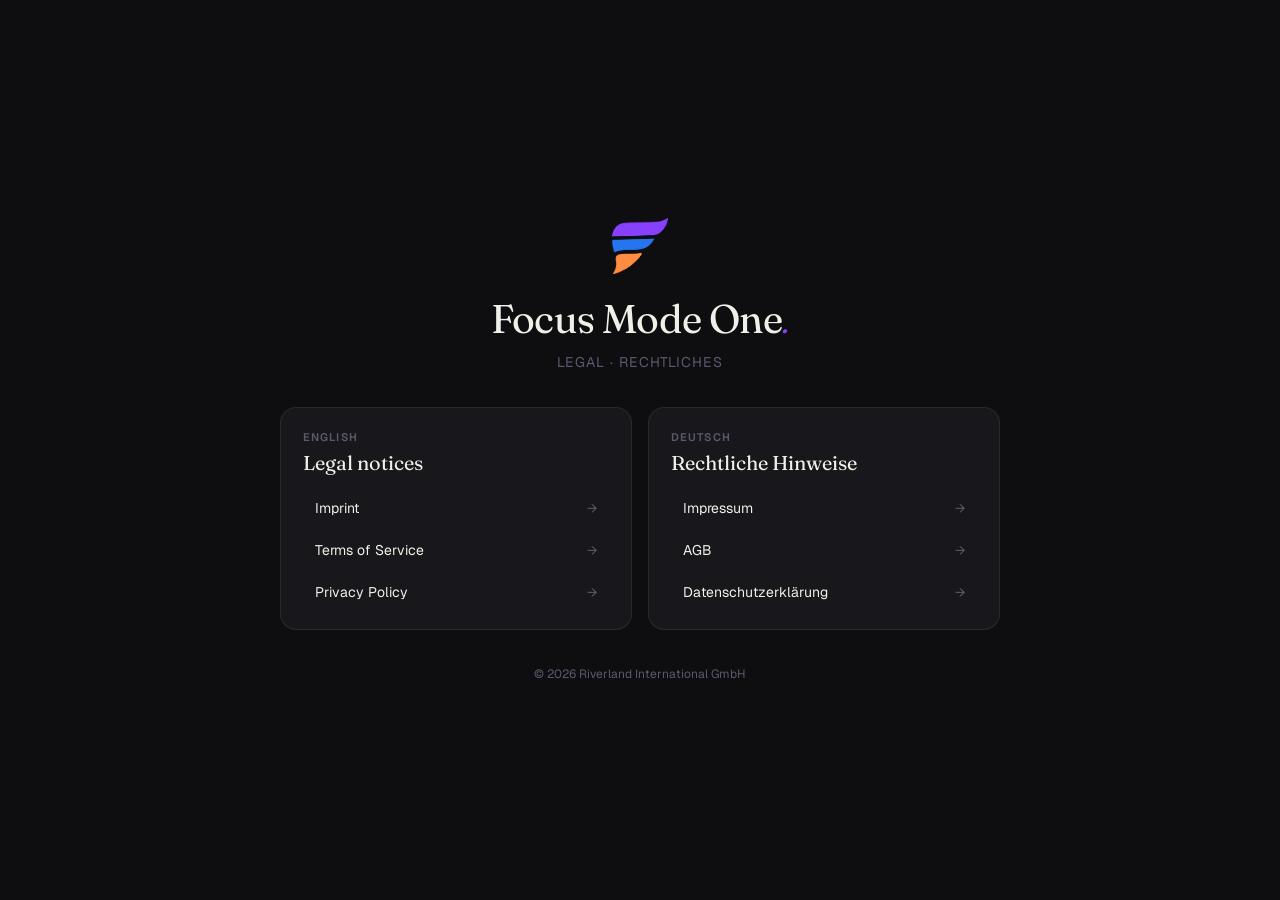
<file: index.html>
<!DOCTYPE html>
<html lang="en">
<head>
  <meta charset="UTF-8" />
  <meta name="viewport" content="width=device-width, initial-scale=1.0" />
  <title>Focus Mode One — Legal · Rechtliches</title>
  <meta name="description" content="Legal information for Focus Mode One — imprint, terms, privacy. Rechtliche Informationen — Impressum, AGB, Datenschutz." />
  <link rel="icon" type="image/png" href="assets/icon_transparent.png" />
  <link rel="apple-touch-icon" href="assets/icon_transparent.png" />
  <link rel="preconnect" href="https://fonts.googleapis.com" />
  <link rel="preconnect" href="https://fonts.gstatic.com" crossorigin />
  <link rel="stylesheet" href="https://fonts.googleapis.com/css2?family=Fraunces:ital,opsz,wght@0,9..144,300..600;1,9..144,300..600&family=Geist:wght@400;450;500&display=swap" />
  <style>
    * { box-sizing: border-box; margin: 0; padding: 0; }
    body {
      min-height: 100vh;
      display: grid;
      place-items: center;
      background: #0E0E10;
      font-family: 'Geist', -apple-system, sans-serif;
      color: #8E8E9E;
      padding: 32px 20px;
    }
    .wrapper { text-align: center; max-width: 720px; width: 100%; }
    .brand {
      width: 56px;
      height: 56px;
      margin: 0 auto 20px;
      display: block;
    }
    h1 {
      font-family: 'Fraunces', Georgia, serif;
      font-weight: 400;
      font-size: 40px;
      color: #F0EFE8;
      margin: 0 0 10px;
      letter-spacing: -0.02em;
    }
    h1 em {
      font-style: italic;
      color: #8840FF;
      font-weight: 300;
    }
    .tagline {
      font-size: 14px;
      color: #5A5A6E;
      letter-spacing: 0.08em;
      text-transform: uppercase;
      margin-bottom: 36px;
    }
    .columns {
      display: grid;
      grid-template-columns: 1fr 1fr;
      gap: 16px;
      text-align: left;
    }
    @media (max-width: 560px) {
      .columns { grid-template-columns: 1fr; }
    }
    .col {
      background: #18181C;
      border: 1px solid rgba(240,239,232,0.08);
      border-radius: 16px;
      padding: 22px 22px 18px;
    }
    .col__label {
      font-size: 11px;
      font-weight: 600;
      letter-spacing: 0.1em;
      color: #5A5A6E;
      text-transform: uppercase;
      margin-bottom: 6px;
    }
    .col__heading {
      font-family: 'Fraunces', Georgia, serif;
      font-size: 20px;
      color: #F0EFE8;
      margin-bottom: 14px;
      font-weight: 400;
    }
    .col__links { display: flex; flex-direction: column; gap: 4px; }
    .col__links a {
      display: flex;
      align-items: center;
      justify-content: space-between;
      padding: 10px 12px;
      border-radius: 10px;
      text-decoration: none;
      font-size: 14px;
      color: #F0EFE8;
      transition: background 0.15s ease;
    }
    .col__links a:hover { background: #222228; }
    .col__links a::after {
      content: '→';
      color: #5A5A6E;
      font-size: 13px;
    }
    .col__links a:hover::after { color: #8840FF; }
    .footer {
      margin-top: 36px;
      font-size: 12px;
      color: #5A5A6E;
    }
  </style>
</head>
<body>
  <div class="wrapper">
    <img class="brand" src="assets/icon_transparent.png" alt="Focus Mode One" />
    <h1>Focus Mode One<em>.</em></h1>
    <p class="tagline">Legal · Rechtliches</p>

    <div class="columns">
      <div class="col" lang="en">
        <div class="col__label">English</div>
        <div class="col__heading">Legal notices</div>
        <div class="col__links">
          <a href="imprint.html">Imprint</a>
          <a href="terms.html">Terms of Service</a>
          <a href="privacy.html">Privacy Policy</a>
        </div>
      </div>

      <div class="col" lang="de">
        <div class="col__label">Deutsch</div>
        <div class="col__heading">Rechtliche Hinweise</div>
        <div class="col__links">
          <a href="impressum.html">Impressum</a>
          <a href="agb.html">AGB</a>
          <a href="datenschutz.html">Datenschutzerklärung</a>
        </div>
      </div>
    </div>

    <p class="footer">© 2026 Riverland International GmbH</p>
  </div>
</body>
</html>
</file>
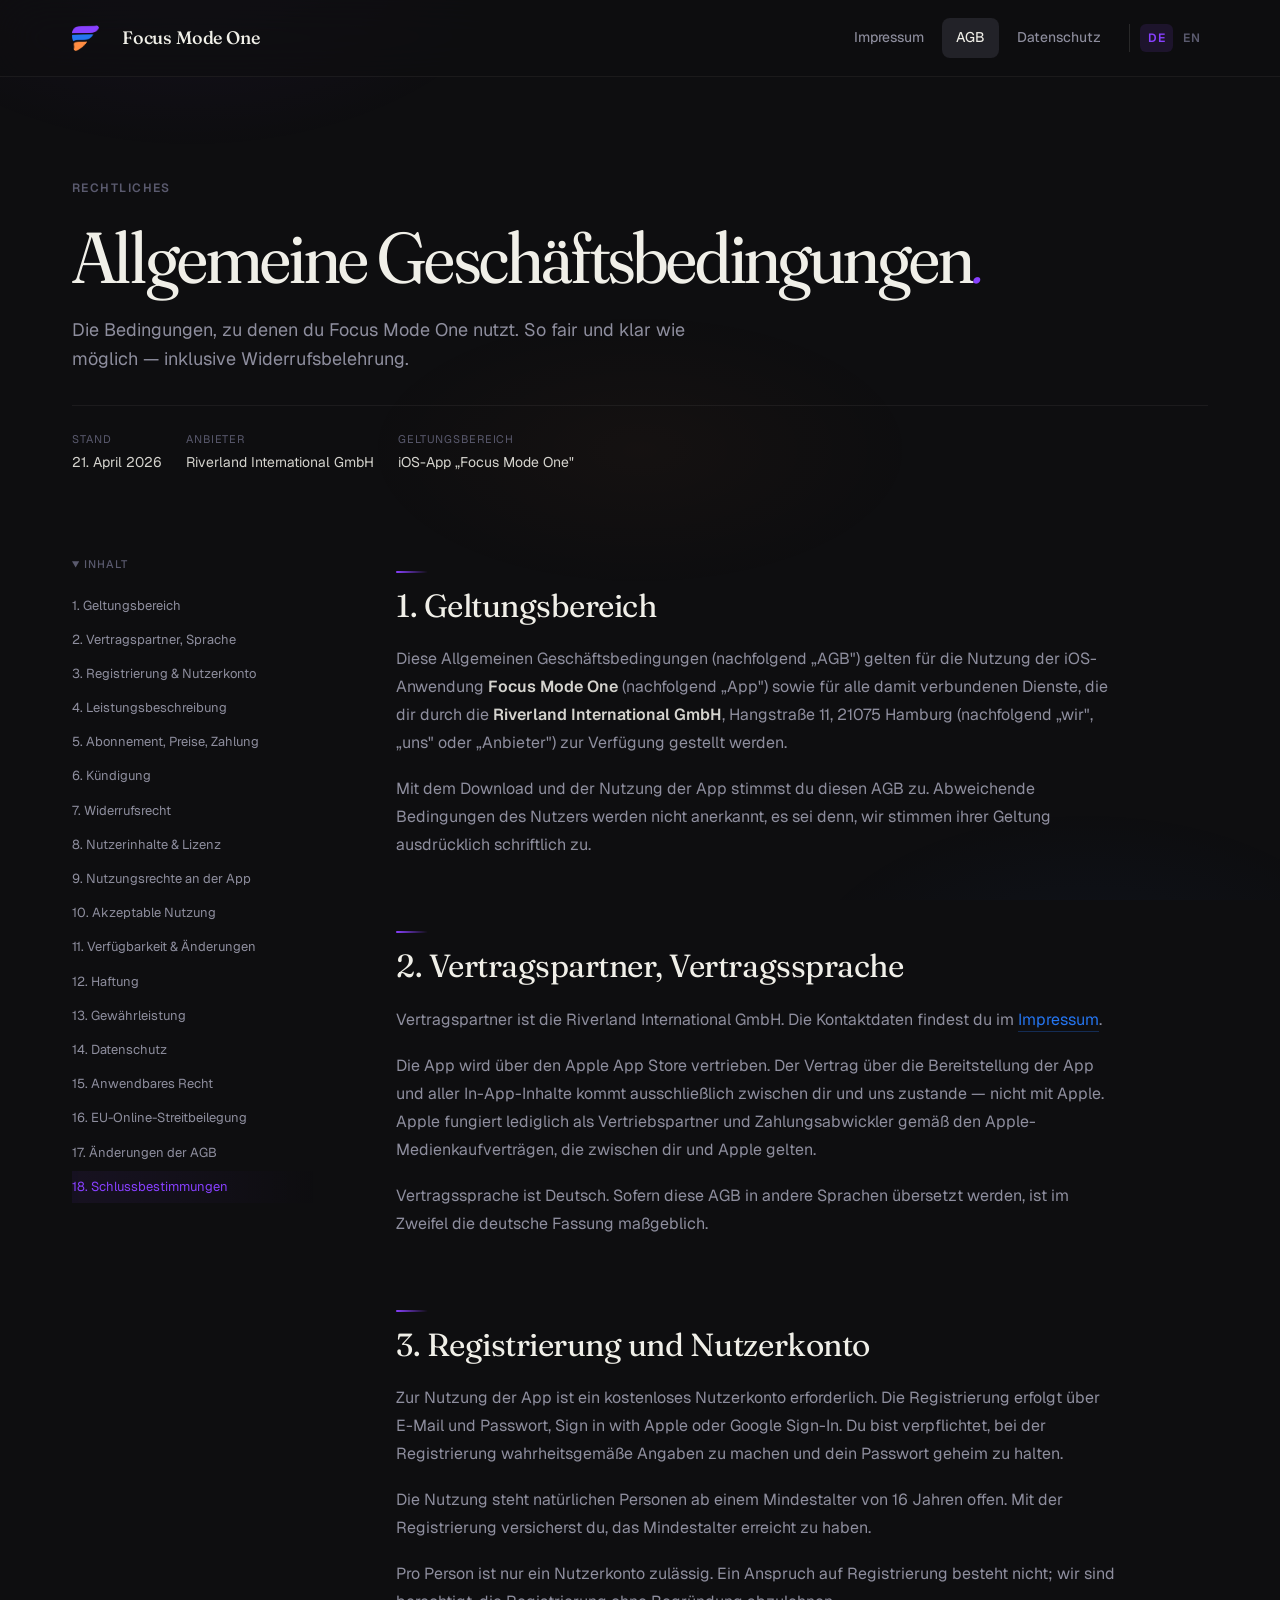
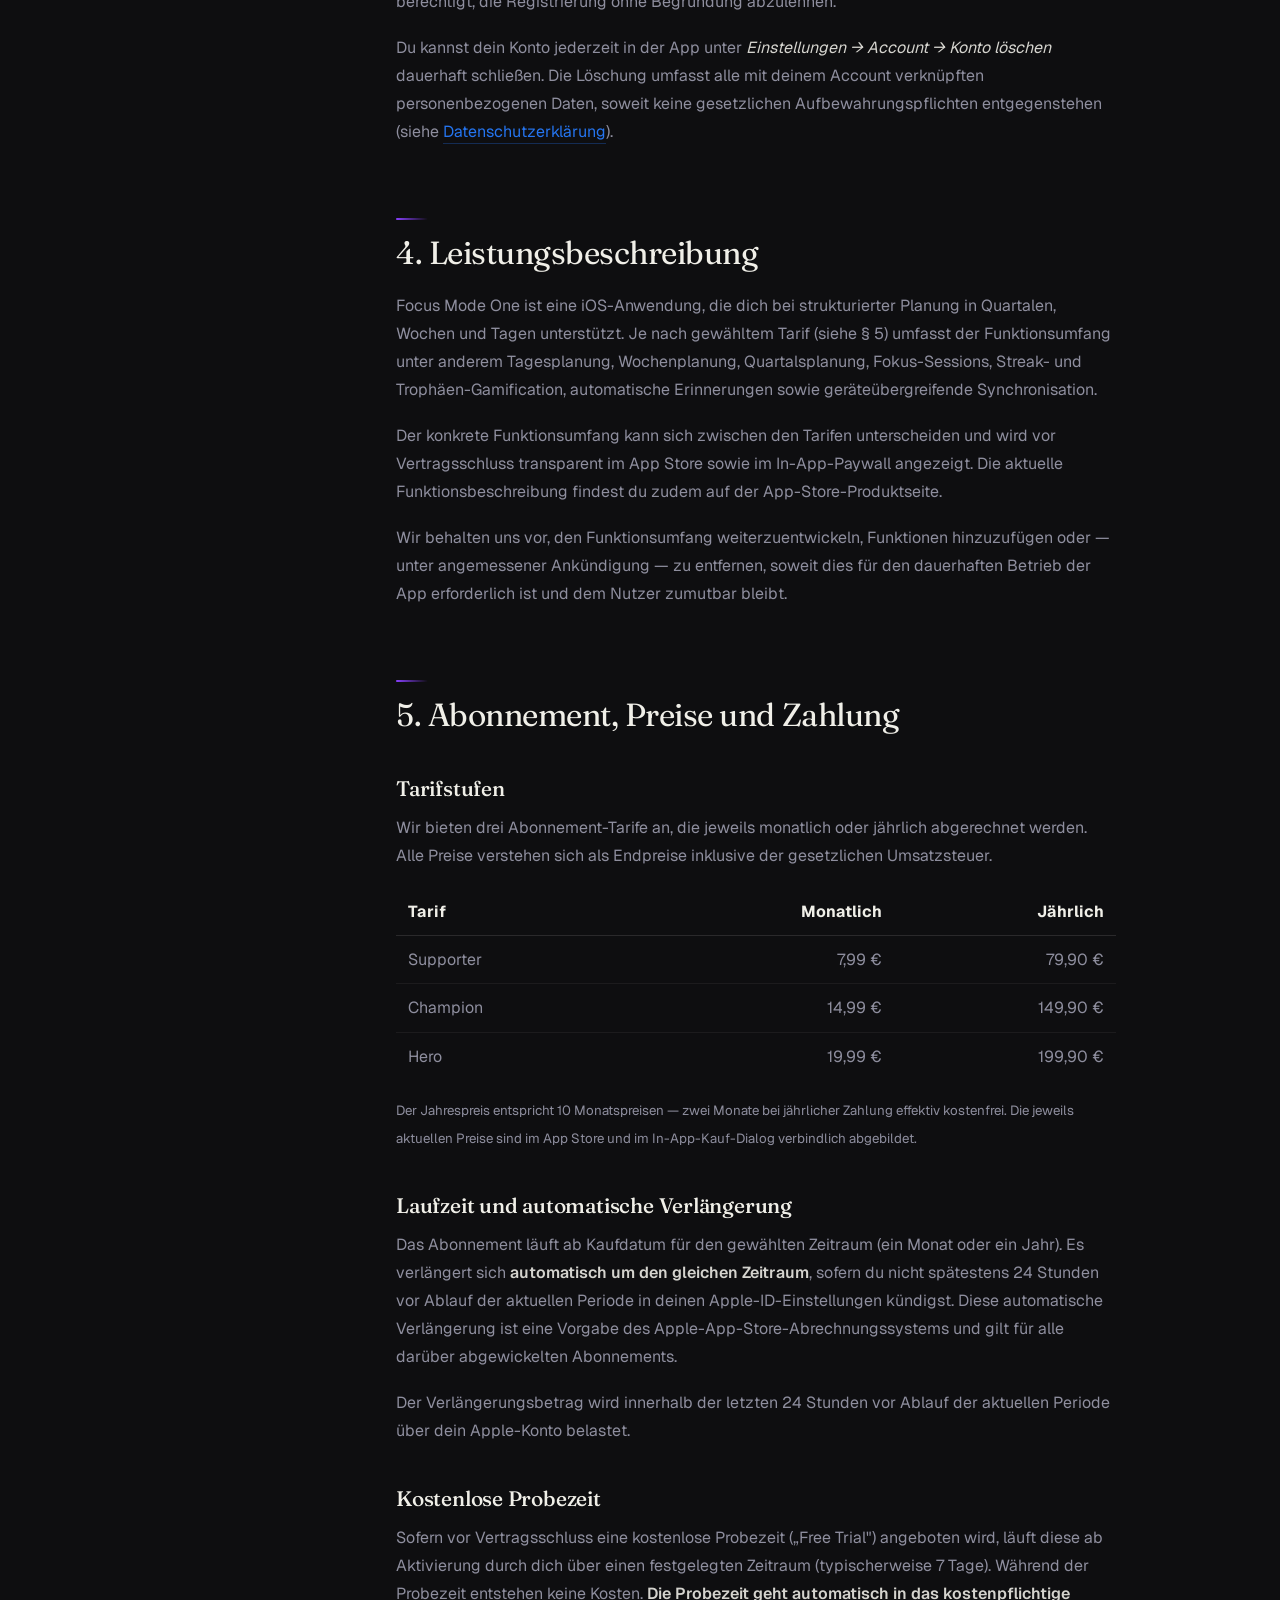
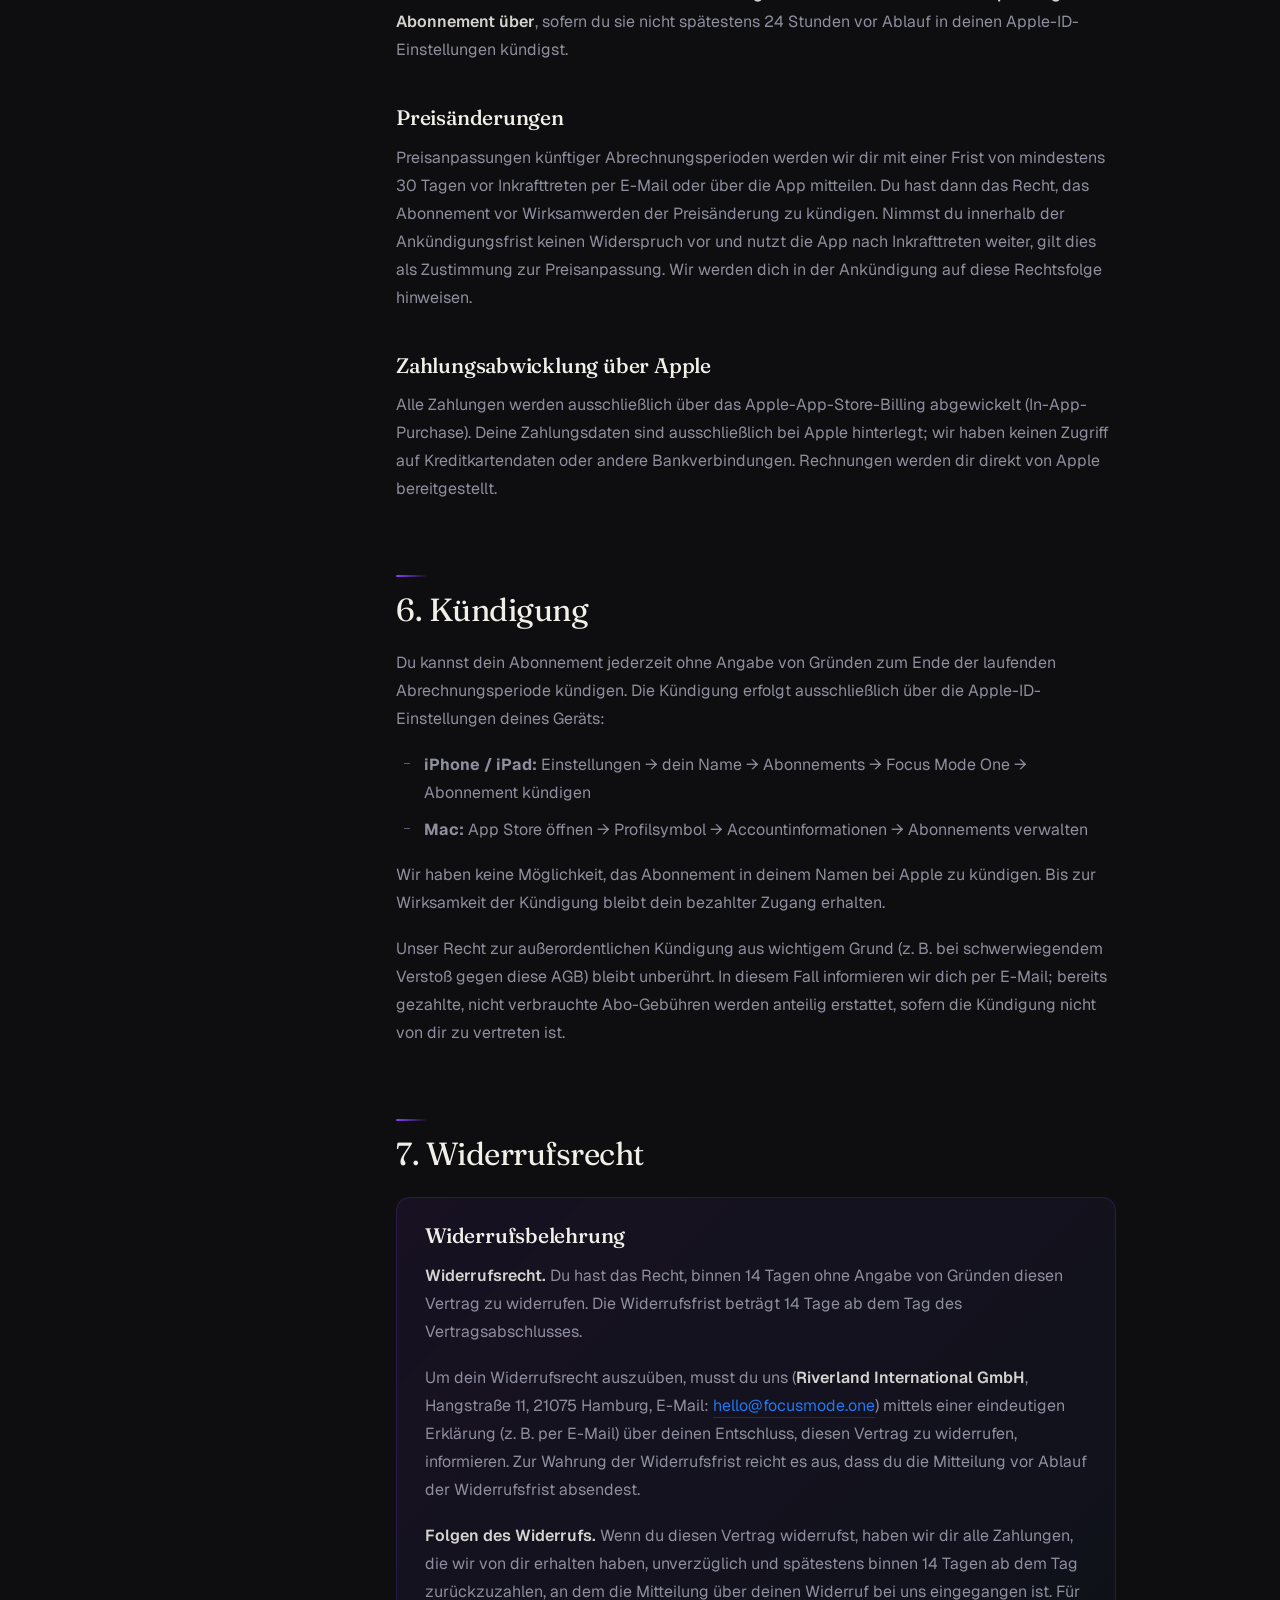
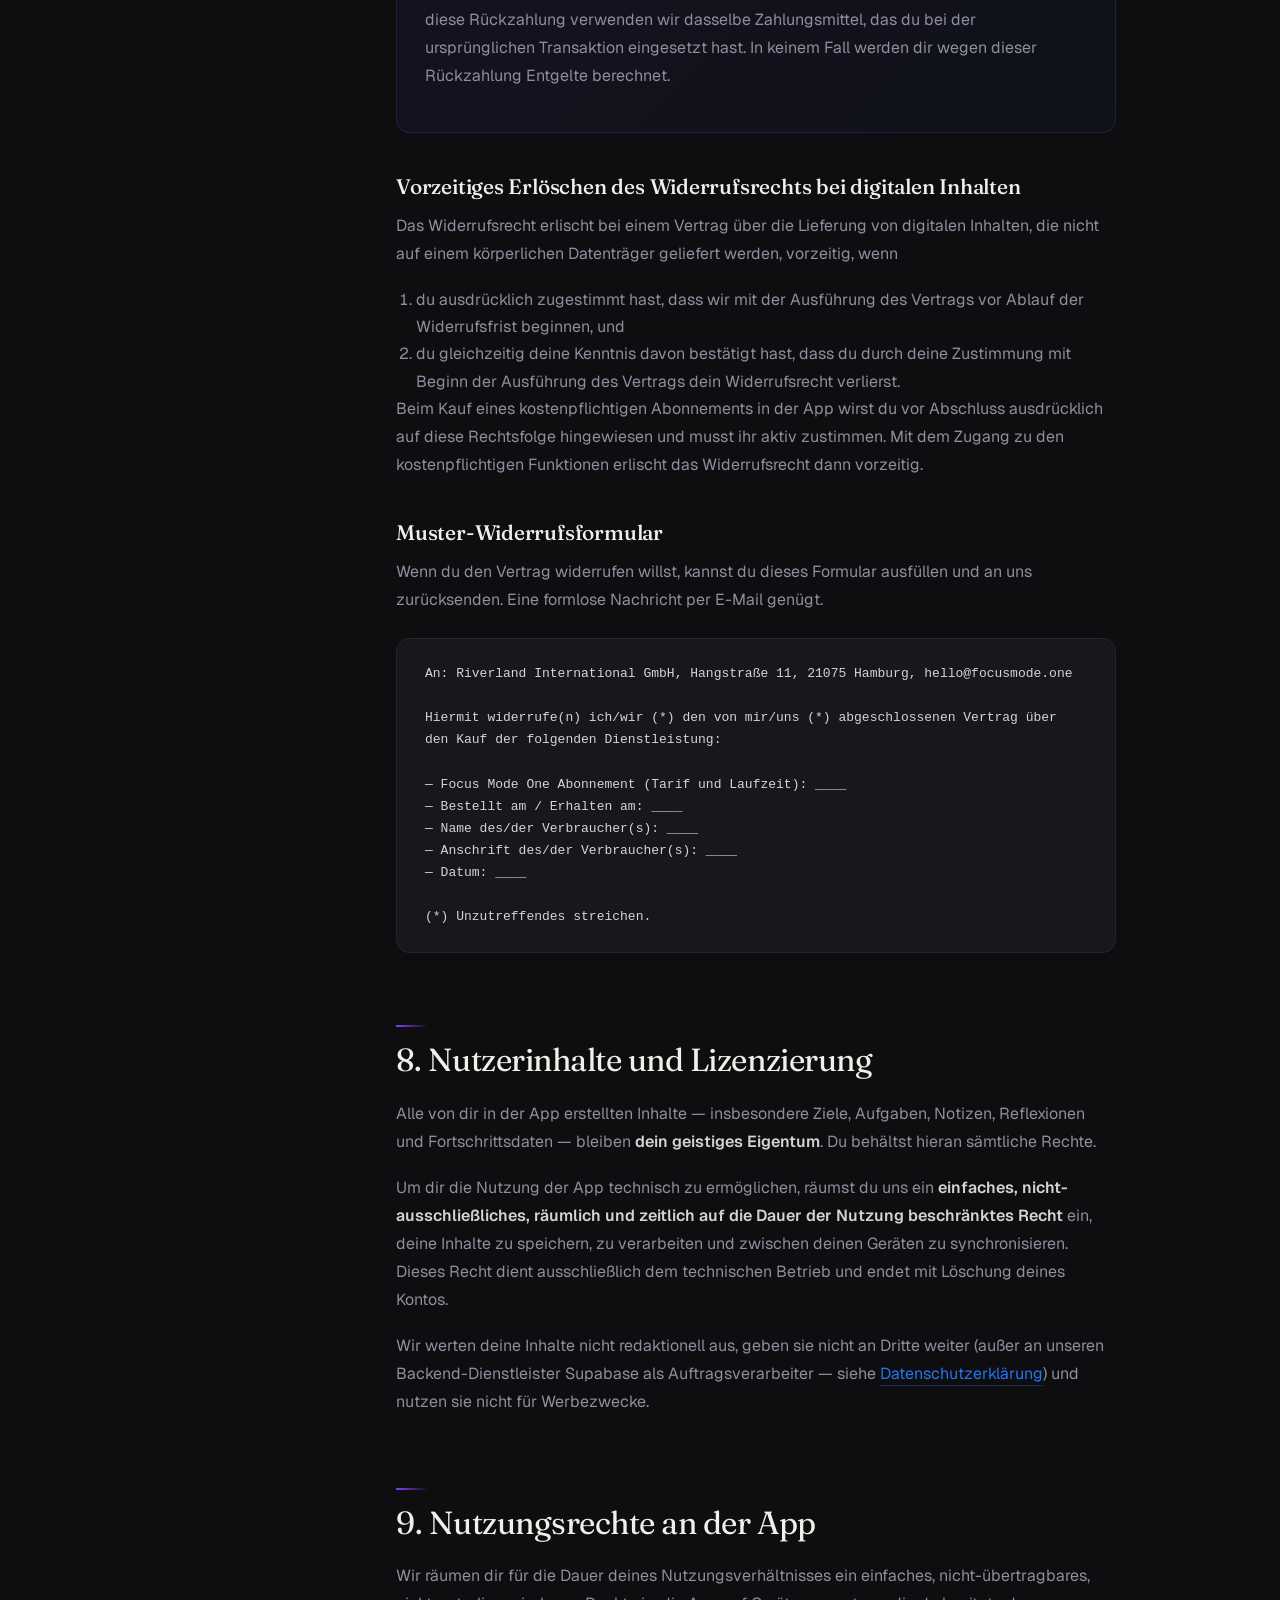
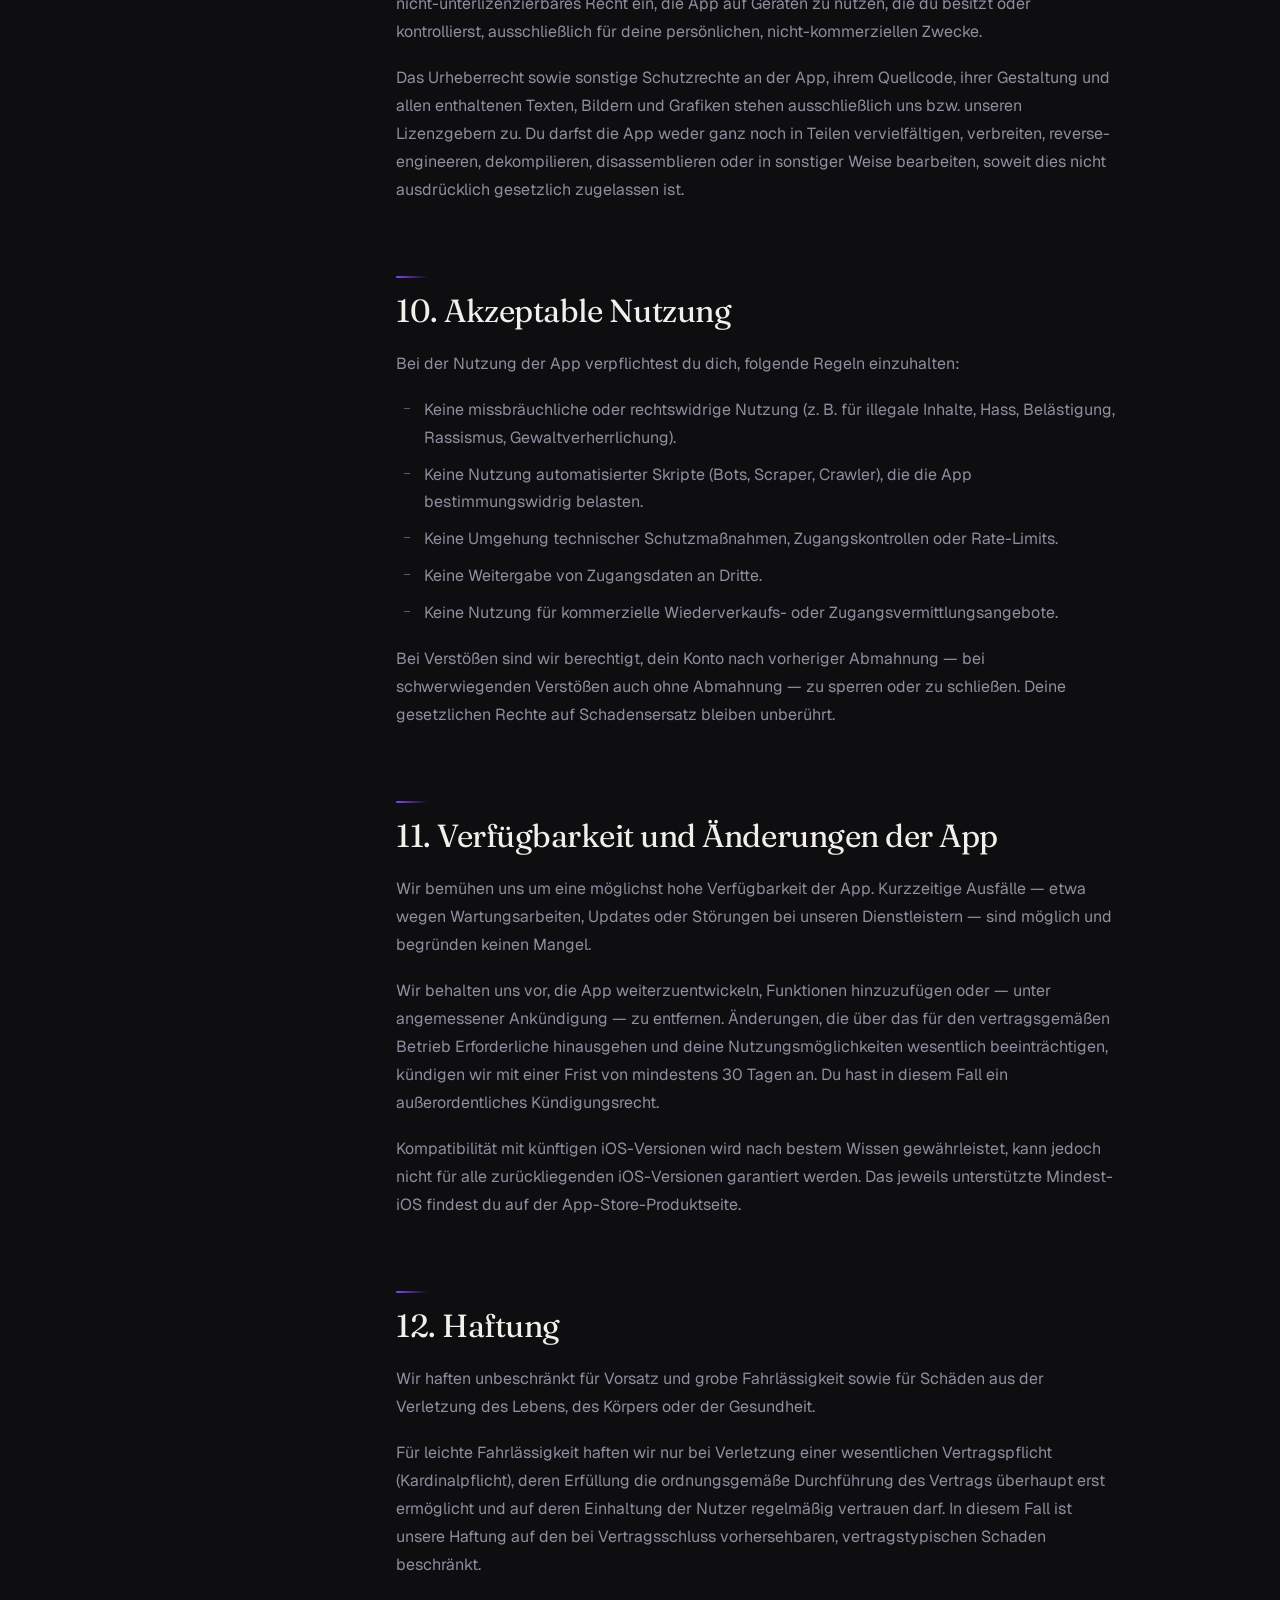
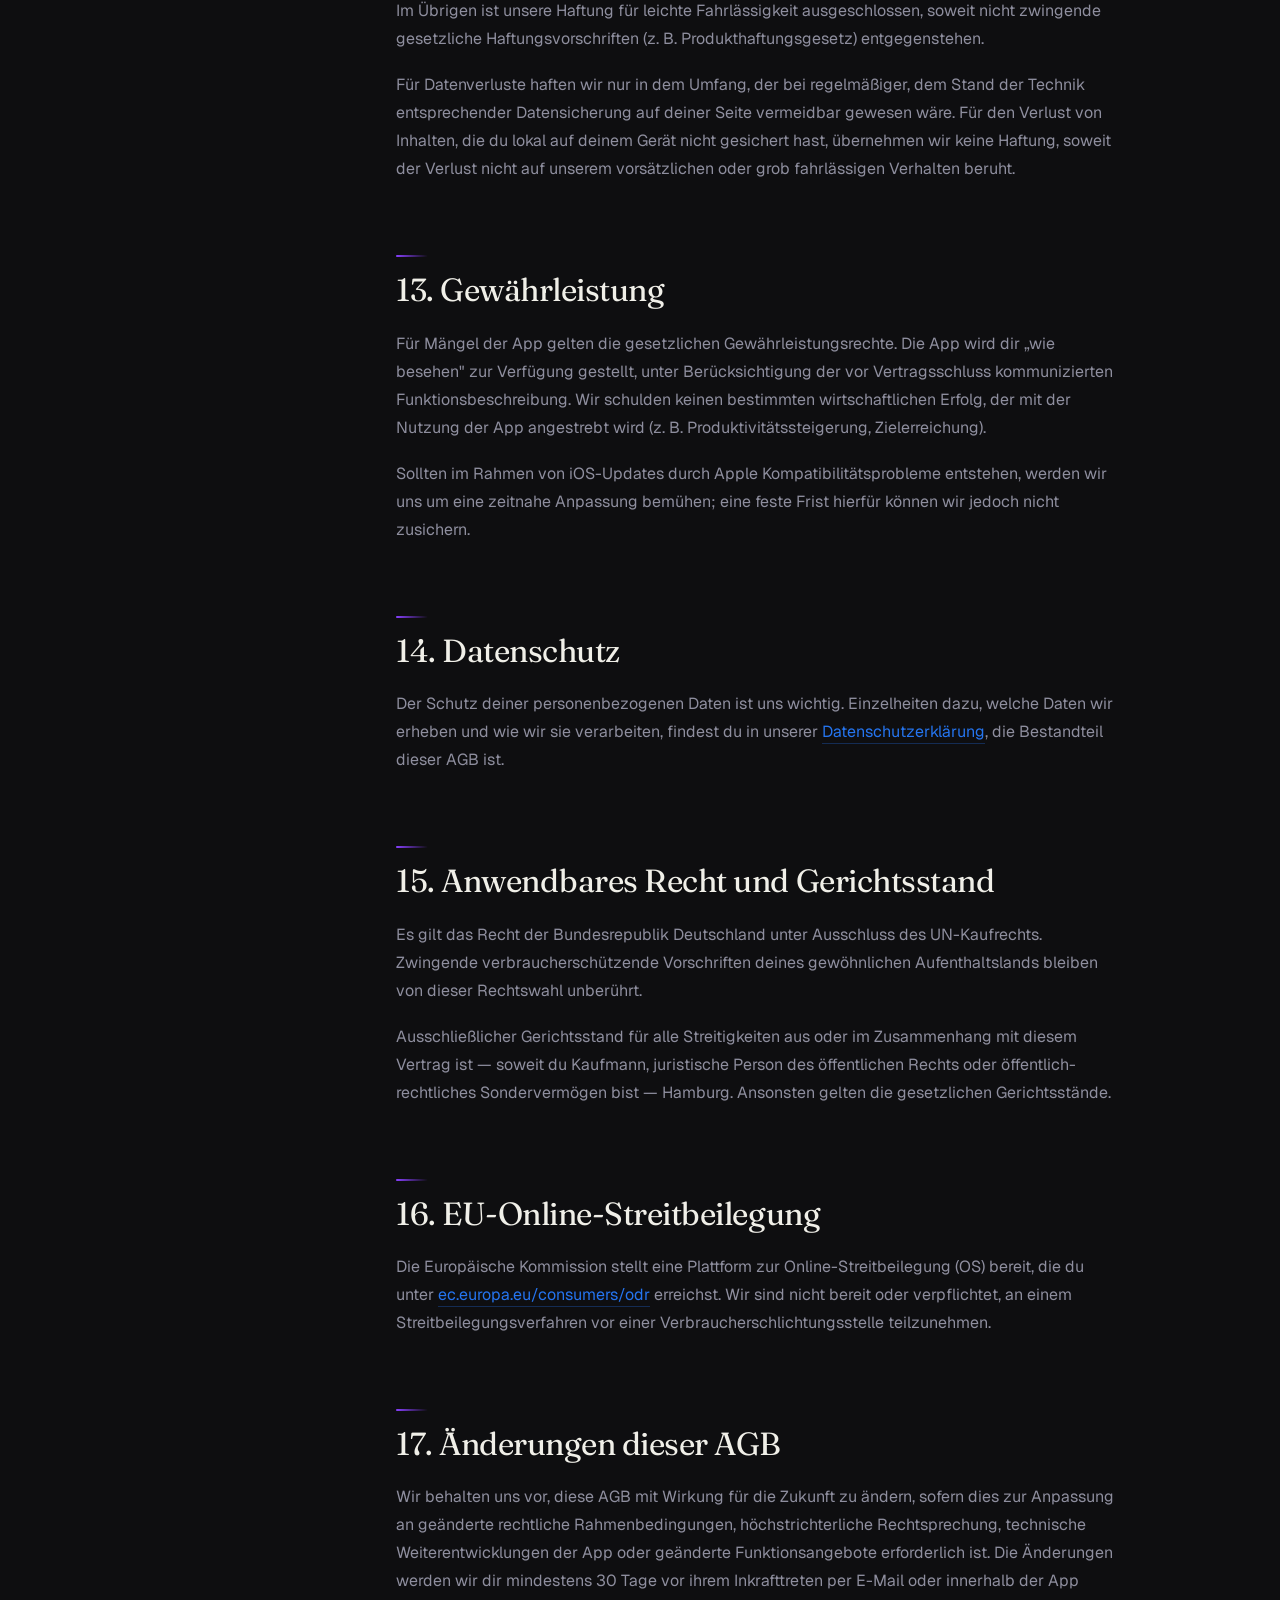
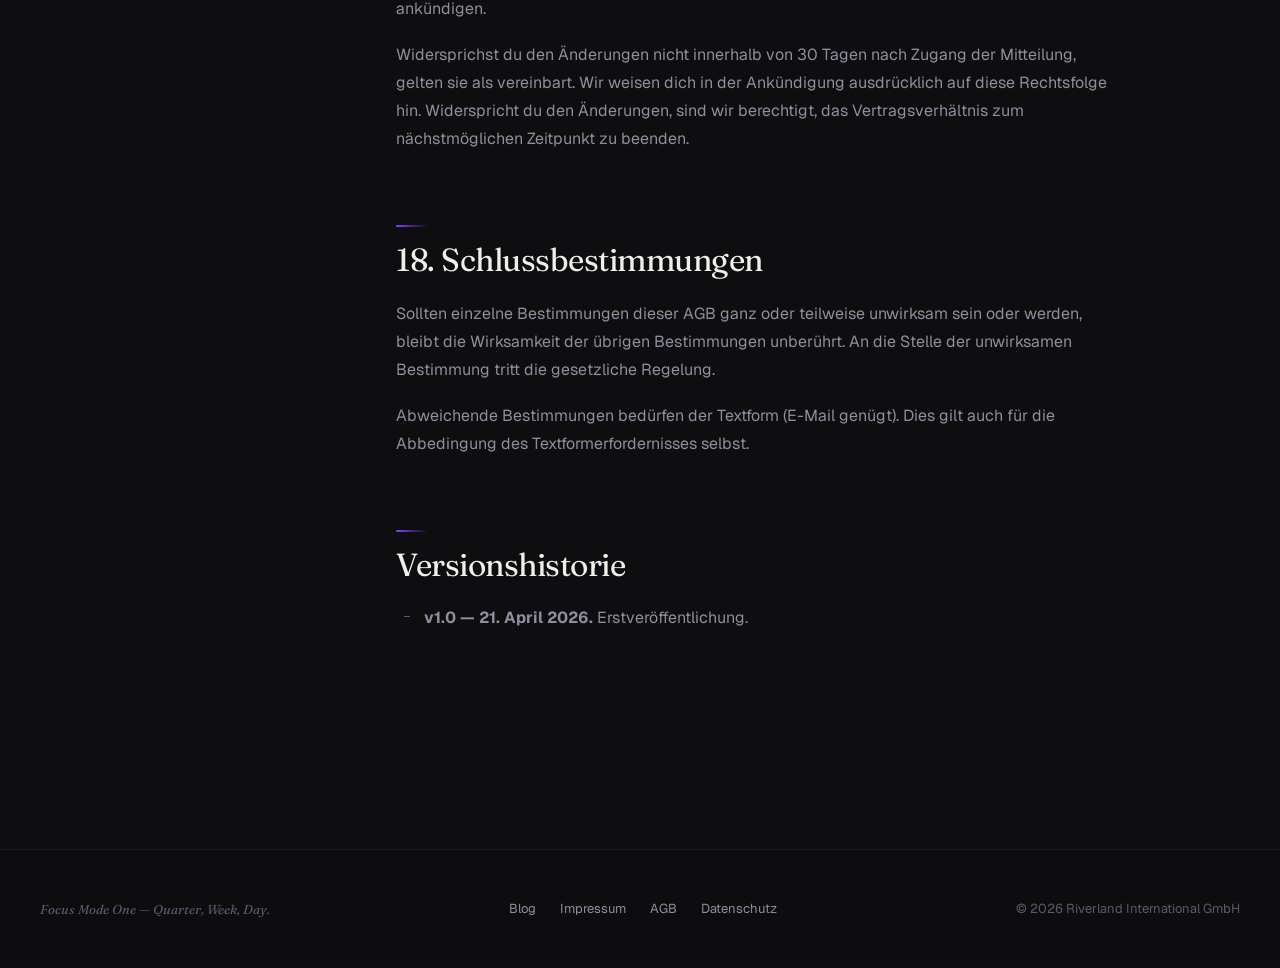
<file: agb.html>
<!DOCTYPE html>
<html lang="de">
<head>
  <meta charset="UTF-8" />
  <meta name="viewport" content="width=device-width, initial-scale=1.0" />
  <title>Allgemeine Geschäftsbedingungen — Focus Mode One</title>
  <meta name="description" content="Allgemeine Geschäftsbedingungen (AGB) für Focus Mode One — die iOS-App für fokussiertes Planen in Quartalen, Wochen und Tagen." />
  <meta name="robots" content="index, follow" />

  <link rel="preconnect" href="https://fonts.googleapis.com" />
  <link rel="preconnect" href="https://fonts.gstatic.com" crossorigin />
  <link rel="stylesheet" href="https://fonts.googleapis.com/css2?family=Fraunces:ital,opsz,wght@0,9..144,300..600;1,9..144,300..600&family=Geist:wght@400;450;500;600&display=swap" />

  <link rel="icon" type="image/png" href="assets/icon_transparent.png" />
  <link rel="apple-touch-icon" href="assets/icon_transparent.png" />
  <link rel="stylesheet" href="assets/styles.css" />
</head>
<body>

  <header class="site-header">
    <div class="site-header__inner">
      <a href="index.html" class="site-header__brand" aria-label="Focus Mode One">
        <img src="assets/icon_transparent.png" alt="" width="28" height="28" style="width:28px;height:28px;border-radius:7px;vertical-align:middle;margin-right:10px;display:inline-block" />
        Focus Mode One
      </a>
      <nav class="site-header__nav" aria-label="Rechtliches">
        <a href="impressum.html">Impressum</a>
        <a href="agb.html" class="is-active">AGB</a>
        <a href="datenschutz.html">Datenschutz</a>
        <span style="display:inline-flex;gap:2px;margin-left:10px;padding-left:10px;border-left:1px solid rgba(240,239,232,0.12);align-self:center">
          <a href="agb.html" style="padding:4px 8px;border-radius:6px;font-size:12px;font-weight:600;letter-spacing:0.04em;color:#8840FF;background:rgba(136,64,255,0.12);text-decoration:none">DE</a>
          <a href="terms.html" style="padding:4px 8px;border-radius:6px;font-size:12px;font-weight:600;letter-spacing:0.04em;color:#5A5A6E;text-decoration:none">EN</a>
        </span>
      </nav>
    </div>
  </header>

  <section class="page-hero">
    <span class="page-hero__eyebrow">Rechtliches</span>
    <h1 class="page-hero__title">Allgemeine Geschäfts&shy;bedingungen<em>.</em></h1>
    <p class="page-hero__lede">Die Bedingungen, zu denen du Focus Mode One nutzt. So fair und klar wie möglich — inklusive Widerrufsbelehrung.</p>

    <div class="page-hero__meta">
      <div class="page-hero__meta-item">
        <span class="page-hero__meta-label">Stand</span>
        <span class="page-hero__meta-value">21. April 2026</span>
      </div>
      <div class="page-hero__meta-item">
        <span class="page-hero__meta-label">Anbieter</span>
        <span class="page-hero__meta-value">Riverland International GmbH</span>
      </div>
      <div class="page-hero__meta-item">
        <span class="page-hero__meta-label">Geltungsbereich</span>
        <span class="page-hero__meta-value">iOS-App „Focus Mode One"</span>
      </div>
    </div>
  </section>

  <div class="page-layout">

    <aside class="toc" aria-label="Inhaltsverzeichnis">
      <details open>
        <summary class="toc__label">Inhalt</summary>
        <ul class="toc__list">
          <li><a href="#geltungsbereich">1. Geltungsbereich</a></li>
          <li><a href="#vertragspartner">2. Vertragspartner, Sprache</a></li>
          <li><a href="#konto">3. Registrierung &amp; Nutzerkonto</a></li>
          <li><a href="#leistung">4. Leistungsbeschreibung</a></li>
          <li><a href="#abo">5. Abonnement, Preise, Zahlung</a></li>
          <li><a href="#kuendigung">6. Kündigung</a></li>
          <li><a href="#widerruf">7. Widerrufsrecht</a></li>
          <li><a href="#inhalte">8. Nutzerinhalte &amp; Lizenz</a></li>
          <li><a href="#nutzung">9. Nutzungsrechte an der App</a></li>
          <li><a href="#akzeptabel">10. Akzeptable Nutzung</a></li>
          <li><a href="#verfuegbarkeit">11. Verfügbarkeit &amp; Änderungen</a></li>
          <li><a href="#haftung">12. Haftung</a></li>
          <li><a href="#gewaehr">13. Gewährleistung</a></li>
          <li><a href="#datenschutz">14. Datenschutz</a></li>
          <li><a href="#recht">15. Anwendbares Recht</a></li>
          <li><a href="#odr">16. EU-Online-Streitbeilegung</a></li>
          <li><a href="#aenderungen">17. Änderungen der AGB</a></li>
          <li><a href="#schluss">18. Schlussbestimmungen</a></li>
        </ul>
      </details>
    </aside>

    <main class="content">

      <!-- 1. Geltungsbereich -->
      <h2 id="geltungsbereich">1. Geltungsbereich</h2>
      <p>Diese Allgemeinen Geschäftsbedingungen (nachfolgend „AGB") gelten für die Nutzung der iOS-Anwendung <strong>Focus Mode One</strong> (nachfolgend „App") sowie für alle damit verbundenen Dienste, die dir durch die <strong>Riverland International GmbH</strong>, Hangstraße 11, 21075 Hamburg (nachfolgend „wir", „uns" oder „Anbieter") zur Verfügung gestellt werden.</p>
      <p>Mit dem Download und der Nutzung der App stimmst du diesen AGB zu. Abweichende Bedingungen des Nutzers werden nicht anerkannt, es sei denn, wir stimmen ihrer Geltung ausdrücklich schriftlich zu.</p>

      <!-- 2. Vertragspartner, Sprache -->
      <h2 id="vertragspartner">2. Vertragspartner, Vertragssprache</h2>
      <p>Vertragspartner ist die Riverland International GmbH. Die Kontaktdaten findest du im <a href="impressum.html">Impressum</a>.</p>
      <p>Die App wird über den Apple App Store vertrieben. Der Vertrag über die Bereitstellung der App und aller In-App-Inhalte kommt ausschließlich zwischen dir und uns zustande — nicht mit Apple. Apple fungiert lediglich als Vertriebspartner und Zahlungsabwickler gemäß den Apple-Medienkaufverträgen, die zwischen dir und Apple gelten.</p>
      <p>Vertragssprache ist Deutsch. Sofern diese AGB in andere Sprachen übersetzt werden, ist im Zweifel die deutsche Fassung maßgeblich.</p>

      <!-- 3. Registrierung -->
      <h2 id="konto">3. Registrierung und Nutzerkonto</h2>
      <p>Zur Nutzung der App ist ein kostenloses Nutzerkonto erforderlich. Die Registrierung erfolgt über E-Mail und Passwort, Sign in with Apple oder Google Sign-In. Du bist verpflichtet, bei der Registrierung wahrheitsgemäße Angaben zu machen und dein Passwort geheim zu halten.</p>
      <p>Die Nutzung steht natürlichen Personen ab einem Mindestalter von 16 Jahren offen. Mit der Registrierung versicherst du, das Mindestalter erreicht zu haben.</p>
      <p>Pro Person ist nur ein Nutzerkonto zulässig. Ein Anspruch auf Registrierung besteht nicht; wir sind berechtigt, die Registrierung ohne Begründung abzulehnen.</p>
      <p>Du kannst dein Konto jederzeit in der App unter <em>Einstellungen → Account → Konto löschen</em> dauerhaft schließen. Die Löschung umfasst alle mit deinem Account verknüpften personenbezogenen Daten, soweit keine gesetzlichen Aufbewahrungspflichten entgegenstehen (siehe <a href="datenschutz.html">Datenschutzerklärung</a>).</p>

      <!-- 4. Leistungsbeschreibung -->
      <h2 id="leistung">4. Leistungsbeschreibung</h2>
      <p>Focus Mode One ist eine iOS-Anwendung, die dich bei strukturierter Planung in Quartalen, Wochen und Tagen unterstützt. Je nach gewähltem Tarif (siehe § 5) umfasst der Funktionsumfang unter anderem Tagesplanung, Wochenplanung, Quartalsplanung, Fokus-Sessions, Streak- und Trophäen-Gamification, automatische Erinnerungen sowie geräteübergreifende Synchronisation.</p>
      <p>Der konkrete Funktionsumfang kann sich zwischen den Tarifen unterscheiden und wird vor Vertragsschluss transparent im App Store sowie im In-App-Paywall angezeigt. Die aktuelle Funktionsbeschreibung findest du zudem auf der App-Store-Produktseite.</p>
      <p>Wir behalten uns vor, den Funktionsumfang weiterzuentwickeln, Funktionen hinzuzufügen oder — unter angemessener Ankündigung — zu entfernen, soweit dies für den dauerhaften Betrieb der App erforderlich ist und dem Nutzer zumutbar bleibt.</p>

      <!-- 5. Abonnement -->
      <h2 id="abo">5. Abonnement, Preise und Zahlung</h2>

      <h3>Tarifstufen</h3>
      <p>Wir bieten drei Abonnement-Tarife an, die jeweils monatlich oder jährlich abgerechnet werden. Alle Preise verstehen sich als Endpreise inklusive der gesetzlichen Umsatzsteuer.</p>
      <table class="tariff-table" style="width:100%;border-collapse:collapse;margin:16px 0">
        <thead>
          <tr>
            <th style="text-align:left;padding:10px 12px;border-bottom:1px solid var(--border-medium);color:var(--text-heading)">Tarif</th>
            <th style="text-align:right;padding:10px 12px;border-bottom:1px solid var(--border-medium);color:var(--text-heading)">Monatlich</th>
            <th style="text-align:right;padding:10px 12px;border-bottom:1px solid var(--border-medium);color:var(--text-heading)">Jährlich</th>
          </tr>
        </thead>
        <tbody>
          <tr>
            <td style="padding:10px 12px;border-bottom:1px solid var(--border-subtle)">Supporter</td>
            <td style="padding:10px 12px;border-bottom:1px solid var(--border-subtle);text-align:right">7,99 €</td>
            <td style="padding:10px 12px;border-bottom:1px solid var(--border-subtle);text-align:right">79,90 €</td>
          </tr>
          <tr>
            <td style="padding:10px 12px;border-bottom:1px solid var(--border-subtle)">Champion</td>
            <td style="padding:10px 12px;border-bottom:1px solid var(--border-subtle);text-align:right">14,99 €</td>
            <td style="padding:10px 12px;border-bottom:1px solid var(--border-subtle);text-align:right">149,90 €</td>
          </tr>
          <tr>
            <td style="padding:10px 12px">Hero</td>
            <td style="padding:10px 12px;text-align:right">19,99 €</td>
            <td style="padding:10px 12px;text-align:right">199,90 €</td>
          </tr>
        </tbody>
      </table>
      <p><small>Der Jahrespreis entspricht 10 Monatspreisen — zwei Monate bei jährlicher Zahlung effektiv kostenfrei. Die jeweils aktuellen Preise sind im App Store und im In-App-Kauf-Dialog verbindlich abgebildet.</small></p>

      <h3>Laufzeit und automatische Verlängerung</h3>
      <p>Das Abonnement läuft ab Kaufdatum für den gewählten Zeitraum (ein Monat oder ein Jahr). Es verlängert sich <strong>automatisch um den gleichen Zeitraum</strong>, sofern du nicht spätestens 24 Stunden vor Ablauf der aktuellen Periode in deinen Apple-ID-Einstellungen kündigst. Diese automatische Verlängerung ist eine Vorgabe des Apple-App-Store-Abrechnungssystems und gilt für alle darüber abgewickelten Abonnements.</p>
      <p>Der Verlängerungsbetrag wird innerhalb der letzten 24 Stunden vor Ablauf der aktuellen Periode über dein Apple-Konto belastet.</p>

      <h3>Kostenlose Probezeit</h3>
      <p>Sofern vor Vertragsschluss eine kostenlose Probezeit („Free Trial") angeboten wird, läuft diese ab Aktivierung durch dich über einen festgelegten Zeitraum (typischerweise 7 Tage). Während der Probezeit entstehen keine Kosten. <strong>Die Probezeit geht automatisch in das kostenpflichtige Abonnement über</strong>, sofern du sie nicht spätestens 24 Stunden vor Ablauf in deinen Apple-ID-Einstellungen kündigst.</p>

      <h3>Preisänderungen</h3>
      <p>Preisanpassungen künftiger Abrechnungsperioden werden wir dir mit einer Frist von mindestens 30 Tagen vor Inkrafttreten per E-Mail oder über die App mitteilen. Du hast dann das Recht, das Abonnement vor Wirksamwerden der Preisänderung zu kündigen. Nimmst du innerhalb der Ankündigungsfrist keinen Widerspruch vor und nutzt die App nach Inkrafttreten weiter, gilt dies als Zustimmung zur Preisanpassung. Wir werden dich in der Ankündigung auf diese Rechtsfolge hinweisen.</p>

      <h3>Zahlungsabwicklung über Apple</h3>
      <p>Alle Zahlungen werden ausschließlich über das Apple-App-Store-Billing abgewickelt (In-App-Purchase). Deine Zahlungsdaten sind ausschließlich bei Apple hinterlegt; wir haben keinen Zugriff auf Kreditkartendaten oder andere Bankverbindungen. Rechnungen werden dir direkt von Apple bereitgestellt.</p>

      <!-- 6. Kündigung -->
      <h2 id="kuendigung">6. Kündigung</h2>
      <p>Du kannst dein Abonnement jederzeit ohne Angabe von Gründen zum Ende der laufenden Abrechnungsperiode kündigen. Die Kündigung erfolgt ausschließlich über die Apple-ID-Einstellungen deines Geräts:</p>
      <ul>
        <li><strong>iPhone / iPad:</strong> Einstellungen → dein Name → Abonnements → Focus Mode One → Abonnement kündigen</li>
        <li><strong>Mac:</strong> App Store öffnen → Profilsymbol → Accountinformationen → Abonnements verwalten</li>
      </ul>
      <p>Wir haben keine Möglichkeit, das Abonnement in deinem Namen bei Apple zu kündigen. Bis zur Wirksamkeit der Kündigung bleibt dein bezahlter Zugang erhalten.</p>
      <p>Unser Recht zur außerordentlichen Kündigung aus wichtigem Grund (z. B. bei schwerwiegendem Verstoß gegen diese AGB) bleibt unberührt. In diesem Fall informieren wir dich per E-Mail; bereits gezahlte, nicht verbrauchte Abo-Gebühren werden anteilig erstattet, sofern die Kündigung nicht von dir zu vertreten ist.</p>

      <!-- 7. Widerrufsrecht -->
      <h2 id="widerruf">7. Widerrufsrecht</h2>

      <div class="callout callout--primary">
        <h3 style="margin-top:0">Widerrufsbelehrung</h3>
        <p><strong>Widerrufsrecht.</strong> Du hast das Recht, binnen 14 Tagen ohne Angabe von Gründen diesen Vertrag zu widerrufen. Die Widerrufsfrist beträgt 14 Tage ab dem Tag des Vertragsabschlusses.</p>
        <p>Um dein Widerrufsrecht auszuüben, musst du uns (<strong>Riverland International GmbH</strong>, Hangstraße 11, 21075 Hamburg, E-Mail: <a href="mailto:hello@focusmode.one">hello@focusmode.one</a>) mittels einer eindeutigen Erklärung (z. B. per E-Mail) über deinen Entschluss, diesen Vertrag zu widerrufen, informieren. Zur Wahrung der Widerrufsfrist reicht es aus, dass du die Mitteilung vor Ablauf der Widerrufsfrist absendest.</p>
        <p><strong>Folgen des Widerrufs.</strong> Wenn du diesen Vertrag widerrufst, haben wir dir alle Zahlungen, die wir von dir erhalten haben, unverzüglich und spätestens binnen 14 Tagen ab dem Tag zurückzuzahlen, an dem die Mitteilung über deinen Widerruf bei uns eingegangen ist. Für diese Rückzahlung verwenden wir dasselbe Zahlungsmittel, das du bei der ursprünglichen Transaktion eingesetzt hast. In keinem Fall werden dir wegen dieser Rückzahlung Entgelte berechnet.</p>
      </div>

      <h3>Vorzeitiges Erlöschen des Widerrufsrechts bei digitalen Inhalten</h3>
      <p>Das Widerrufsrecht erlischt bei einem Vertrag über die Lieferung von digitalen Inhalten, die nicht auf einem körperlichen Datenträger geliefert werden, vorzeitig, wenn</p>
      <ol style="padding-left:20px;margin-top:8px">
        <li>du ausdrücklich zugestimmt hast, dass wir mit der Ausführung des Vertrags vor Ablauf der Widerrufsfrist beginnen, und</li>
        <li>du gleichzeitig deine Kenntnis davon bestätigt hast, dass du durch deine Zustimmung mit Beginn der Ausführung des Vertrags dein Widerrufsrecht verlierst.</li>
      </ol>
      <p>Beim Kauf eines kostenpflichtigen Abonnements in der App wirst du vor Abschluss ausdrücklich auf diese Rechtsfolge hingewiesen und musst ihr aktiv zustimmen. Mit dem Zugang zu den kostenpflichtigen Funktionen erlischt das Widerrufsrecht dann vorzeitig.</p>

      <h3>Muster-Widerrufsformular</h3>
      <p>Wenn du den Vertrag widerrufen willst, kannst du dieses Formular ausfüllen und an uns zurücksenden. Eine formlose Nachricht per E-Mail genügt.</p>
      <div class="callout">
        <p style="font-family:'Geist Mono',ui-monospace,monospace;font-size:13px;line-height:1.7;margin:0;color:var(--text-heading-soft)">
          An: Riverland International GmbH, Hangstraße 11, 21075 Hamburg, hello@focusmode.one<br /><br />
          Hiermit widerrufe(n) ich/wir (*) den von mir/uns (*) abgeschlossenen Vertrag über den Kauf der folgenden Dienstleistung:<br /><br />
          — Focus Mode One Abonnement (Tarif und Laufzeit): ____<br />
          — Bestellt am / Erhalten am: ____<br />
          — Name des/der Verbraucher(s): ____<br />
          — Anschrift des/der Verbraucher(s): ____<br />
          — Datum: ____<br /><br />
          (*) Unzutreffendes streichen.
        </p>
      </div>

      <!-- 8. Nutzerinhalte -->
      <h2 id="inhalte">8. Nutzerinhalte und Lizenzierung</h2>
      <p>Alle von dir in der App erstellten Inhalte — insbesondere Ziele, Aufgaben, Notizen, Reflexionen und Fortschrittsdaten — bleiben <strong>dein geistiges Eigentum</strong>. Du behältst hieran sämtliche Rechte.</p>
      <p>Um dir die Nutzung der App technisch zu ermöglichen, räumst du uns ein <strong>einfaches, nicht-ausschließliches, räumlich und zeitlich auf die Dauer der Nutzung beschränktes Recht</strong> ein, deine Inhalte zu speichern, zu verarbeiten und zwischen deinen Geräten zu synchronisieren. Dieses Recht dient ausschließlich dem technischen Betrieb und endet mit Löschung deines Kontos.</p>
      <p>Wir werten deine Inhalte nicht redaktionell aus, geben sie nicht an Dritte weiter (außer an unseren Backend-Dienstleister Supabase als Auftragsverarbeiter — siehe <a href="datenschutz.html#hosting">Datenschutzerklärung</a>) und nutzen sie nicht für Werbezwecke.</p>

      <!-- 9. Nutzungsrechte -->
      <h2 id="nutzung">9. Nutzungsrechte an der App</h2>
      <p>Wir räumen dir für die Dauer deines Nutzungsverhältnisses ein einfaches, nicht-übertragbares, nicht-unterlizenzierbares Recht ein, die App auf Geräten zu nutzen, die du besitzt oder kontrollierst, ausschließlich für deine persönlichen, nicht-kommerziellen Zwecke.</p>
      <p>Das Urheberrecht sowie sonstige Schutzrechte an der App, ihrem Quellcode, ihrer Gestaltung und allen enthaltenen Texten, Bildern und Grafiken stehen ausschließlich uns bzw. unseren Lizenzgebern zu. Du darfst die App weder ganz noch in Teilen vervielfältigen, verbreiten, reverse-engineeren, dekompilieren, disassemblieren oder in sonstiger Weise bearbeiten, soweit dies nicht ausdrücklich gesetzlich zugelassen ist.</p>

      <!-- 10. Akzeptable Nutzung -->
      <h2 id="akzeptabel">10. Akzeptable Nutzung</h2>
      <p>Bei der Nutzung der App verpflichtest du dich, folgende Regeln einzuhalten:</p>
      <ul>
        <li>Keine missbräuchliche oder rechtswidrige Nutzung (z. B. für illegale Inhalte, Hass, Belästigung, Rassismus, Gewaltverherrlichung).</li>
        <li>Keine Nutzung automatisierter Skripte (Bots, Scraper, Crawler), die die App bestimmungswidrig belasten.</li>
        <li>Keine Umgehung technischer Schutzmaßnahmen, Zugangskontrollen oder Rate-Limits.</li>
        <li>Keine Weitergabe von Zugangsdaten an Dritte.</li>
        <li>Keine Nutzung für kommerzielle Wiederverkaufs- oder Zugangsvermittlungsangebote.</li>
      </ul>
      <p>Bei Verstößen sind wir berechtigt, dein Konto nach vorheriger Abmahnung — bei schwerwiegenden Verstößen auch ohne Abmahnung — zu sperren oder zu schließen. Deine gesetzlichen Rechte auf Schadensersatz bleiben unberührt.</p>

      <!-- 11. Verfügbarkeit -->
      <h2 id="verfuegbarkeit">11. Verfügbarkeit und Änderungen der App</h2>
      <p>Wir bemühen uns um eine möglichst hohe Verfügbarkeit der App. Kurzzeitige Ausfälle — etwa wegen Wartungsarbeiten, Updates oder Störungen bei unseren Dienstleistern — sind möglich und begründen keinen Mangel.</p>
      <p>Wir behalten uns vor, die App weiterzuentwickeln, Funktionen hinzuzufügen oder — unter angemessener Ankündigung — zu entfernen. Änderungen, die über das für den vertragsgemäßen Betrieb Erforderliche hinausgehen und deine Nutzungsmöglichkeiten wesentlich beeinträchtigen, kündigen wir mit einer Frist von mindestens 30 Tagen an. Du hast in diesem Fall ein außerordentliches Kündigungsrecht.</p>
      <p>Kompatibilität mit künftigen iOS-Versionen wird nach bestem Wissen gewährleistet, kann jedoch nicht für alle zurückliegenden iOS-Versionen garantiert werden. Das jeweils unterstützte Mindest-iOS findest du auf der App-Store-Produktseite.</p>

      <!-- 12. Haftung -->
      <h2 id="haftung">12. Haftung</h2>
      <p>Wir haften unbeschränkt für Vorsatz und grobe Fahrlässigkeit sowie für Schäden aus der Verletzung des Lebens, des Körpers oder der Gesundheit.</p>
      <p>Für leichte Fahrlässigkeit haften wir nur bei Verletzung einer wesentlichen Vertragspflicht (Kardinalpflicht), deren Erfüllung die ordnungsgemäße Durchführung des Vertrags überhaupt erst ermöglicht und auf deren Einhaltung der Nutzer regelmäßig vertrauen darf. In diesem Fall ist unsere Haftung auf den bei Vertragsschluss vorhersehbaren, vertragstypischen Schaden beschränkt.</p>
      <p>Im Übrigen ist unsere Haftung für leichte Fahrlässigkeit ausgeschlossen, soweit nicht zwingende gesetzliche Haftungsvorschriften (z. B. Produkthaftungsgesetz) entgegenstehen.</p>
      <p>Für Datenverluste haften wir nur in dem Umfang, der bei regelmäßiger, dem Stand der Technik entsprechender Datensicherung auf deiner Seite vermeidbar gewesen wäre. Für den Verlust von Inhalten, die du lokal auf deinem Gerät nicht gesichert hast, übernehmen wir keine Haftung, soweit der Verlust nicht auf unserem vorsätzlichen oder grob fahrlässigen Verhalten beruht.</p>

      <!-- 13. Gewährleistung -->
      <h2 id="gewaehr">13. Gewährleistung</h2>
      <p>Für Mängel der App gelten die gesetzlichen Gewährleistungsrechte. Die App wird dir „wie besehen" zur Verfügung gestellt, unter Berücksichtigung der vor Vertragsschluss kommunizierten Funktionsbeschreibung. Wir schulden keinen bestimmten wirtschaftlichen Erfolg, der mit der Nutzung der App angestrebt wird (z. B. Produktivitätssteigerung, Zielerreichung).</p>
      <p>Sollten im Rahmen von iOS-Updates durch Apple Kompatibilitätsprobleme entstehen, werden wir uns um eine zeitnahe Anpassung bemühen; eine feste Frist hierfür können wir jedoch nicht zusichern.</p>

      <!-- 14. Datenschutz -->
      <h2 id="datenschutz">14. Datenschutz</h2>
      <p>Der Schutz deiner personenbezogenen Daten ist uns wichtig. Einzelheiten dazu, welche Daten wir erheben und wie wir sie verarbeiten, findest du in unserer <a href="datenschutz.html">Datenschutzerklärung</a>, die Bestandteil dieser AGB ist.</p>

      <!-- 15. Recht -->
      <h2 id="recht">15. Anwendbares Recht und Gerichtsstand</h2>
      <p>Es gilt das Recht der Bundesrepublik Deutschland unter Ausschluss des UN-Kaufrechts. Zwingende verbraucherschützende Vorschriften deines gewöhnlichen Aufenthaltslands bleiben von dieser Rechtswahl unberührt.</p>
      <p>Ausschließlicher Gerichtsstand für alle Streitigkeiten aus oder im Zusammenhang mit diesem Vertrag ist — soweit du Kaufmann, juristische Person des öffentlichen Rechts oder öffentlich-rechtliches Sondervermögen bist — Hamburg. Ansonsten gelten die gesetzlichen Gerichtsstände.</p>

      <!-- 16. EU-ODR -->
      <h2 id="odr">16. EU-Online-Streitbeilegung</h2>
      <p>Die Europäische Kommission stellt eine Plattform zur Online-Streitbeilegung (OS) bereit, die du unter <a href="https://ec.europa.eu/consumers/odr/" target="_blank" rel="noopener noreferrer">ec.europa.eu/consumers/odr</a> erreichst. Wir sind nicht bereit oder verpflichtet, an einem Streitbeilegungsverfahren vor einer Verbraucherschlichtungsstelle teilzunehmen.</p>

      <!-- 17. Änderungen -->
      <h2 id="aenderungen">17. Änderungen dieser AGB</h2>
      <p>Wir behalten uns vor, diese AGB mit Wirkung für die Zukunft zu ändern, sofern dies zur Anpassung an geänderte rechtliche Rahmenbedingungen, höchstrichterliche Rechtsprechung, technische Weiterentwicklungen der App oder geänderte Funktionsangebote erforderlich ist. Die Änderungen werden wir dir mindestens 30 Tage vor ihrem Inkrafttreten per E-Mail oder innerhalb der App ankündigen.</p>
      <p>Widersprichst du den Änderungen nicht innerhalb von 30 Tagen nach Zugang der Mitteilung, gelten sie als vereinbart. Wir weisen dich in der Ankündigung ausdrücklich auf diese Rechtsfolge hin. Widerspricht du den Änderungen, sind wir berechtigt, das Vertragsverhältnis zum nächstmöglichen Zeitpunkt zu beenden.</p>

      <!-- 18. Schluss -->
      <h2 id="schluss">18. Schlussbestimmungen</h2>
      <p>Sollten einzelne Bestimmungen dieser AGB ganz oder teilweise unwirksam sein oder werden, bleibt die Wirksamkeit der übrigen Bestimmungen unberührt. An die Stelle der unwirksamen Bestimmung tritt die gesetzliche Regelung.</p>
      <p>Abweichende Bestimmungen bedürfen der Textform (E-Mail genügt). Dies gilt auch für die Abbedingung des Textformerfordernisses selbst.</p>

      <!-- Änderungsstand -->
      <h2 id="versionen">Versionshistorie</h2>
      <ul>
        <li><strong>v1.0 — 21. April 2026.</strong> Erstveröffentlichung.</li>
      </ul>

    </main>
  </div>

  <footer class="site-footer">
    <div class="site-footer__inner">
      <span class="site-footer__tagline">Focus Mode One — Quarter, Week, Day.</span>
      <div class="site-footer__links">
        <a href="https://blog.focusmode.one">Blog</a>
        <a href="impressum.html">Impressum</a>
        <a href="agb.html">AGB</a>
        <a href="datenschutz.html">Datenschutz</a>
      </div>
      <span>© 2026 Riverland International GmbH</span>
    </div>
  </footer>

  <script src="assets/scroll-spy.js" defer></script>
</body>
</html>
</file>
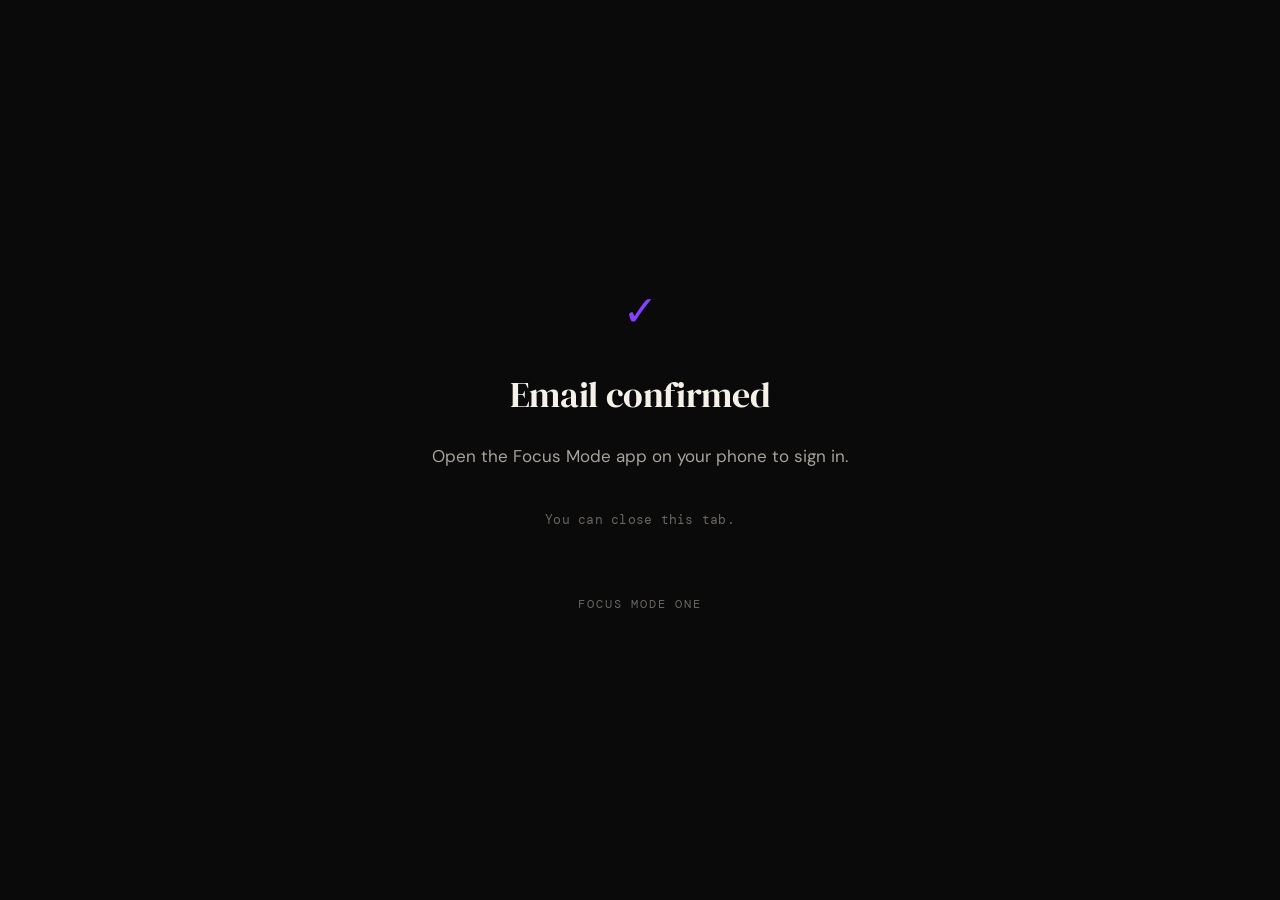
<file: auth-confirmed.html>
<!DOCTYPE html>
<html lang="en">
<head>
  <meta charset="UTF-8">
  <meta name="viewport" content="width=device-width, initial-scale=1.0">
  <meta name="robots" content="noindex, nofollow">
  <title>Email Confirmed — Focus Mode One</title>
  <link rel="preconnect" href="https://fonts.googleapis.com">
  <link rel="preconnect" href="https://fonts.gstatic.com" crossorigin>
  <link href="https://fonts.googleapis.com/css2?family=DM+Serif+Display&family=DM+Mono:wght@400;500&family=DM+Sans:wght@400;500&display=swap" rel="stylesheet">
  <style>
    * {
      margin: 0;
      padding: 0;
      box-sizing: border-box;
    }

    html, body {
      height: 100%;
    }

    body {
      background-color: #0a0a0a;
      color: #f5f1e8;
      font-family: 'DM Sans', sans-serif;
      display: flex;
      align-items: center;
      justify-content: center;
      padding: 24px;
      line-height: 1.6;
    }

    .container {
      max-width: 520px;
      width: 100%;
      text-align: center;
    }

    .checkmark {
      font-family: 'DM Mono', monospace;
      color: #8840FF;
      font-size: 48px;
      line-height: 1;
      margin-bottom: 32px;
      font-weight: 500;
    }

    h1 {
      font-family: 'DM Serif Display', serif;
      font-size: 36px;
      font-weight: 400;
      letter-spacing: -0.01em;
      margin-bottom: 20px;
      color: #f5f1e8;
    }

    p {
      font-size: 17px;
      color: #a8a29a;
      margin-bottom: 12px;
    }

    .hint {
      font-family: 'DM Mono', monospace;
      font-size: 13px;
      color: #6b6660;
      margin-top: 40px;
      letter-spacing: 0.02em;
    }

    .btn {
      display: none;
      margin-top: 28px;
      padding: 14px 28px;
      background-color: #8840FF;
      color: #f5f1e8;
      font-family: 'DM Sans', sans-serif;
      font-size: 16px;
      font-weight: 500;
      text-decoration: none;
      border-radius: 12px;
      transition: background-color 0.15s ease;
    }

    .btn:hover {
      background-color: #7433e0;
    }

    .brand {
      font-family: 'DM Mono', monospace;
      font-size: 12px;
      color: #6b6660;
      letter-spacing: 0.15em;
      text-transform: uppercase;
      margin-top: 64px;
    }

    @media (max-width: 480px) {
      h1 {
        font-size: 28px;
      }
      .checkmark {
        font-size: 40px;
        margin-bottom: 24px;
      }
      p {
        font-size: 16px;
      }
    }
  </style>
</head>
<body>
  <main class="container">
    <div class="checkmark" aria-hidden="true">✓</div>
    <h1>Email confirmed</h1>
    <p id="subtitle">Open the Focus Mode app on your phone to sign in.</p>
    <a id="open-app" class="btn" href="#">Open Focus Mode</a>
    <p class="hint">You can close this tab.</p>
    <div class="brand">Focus Mode One</div>
  </main>

  <script>
    // Hand off to the mobile app. Supabase has already confirmed the email by
    // the time this page loads; it appends the auth code to our URL. On mobile
    // we forward that code to the app's deep link so it can complete the PKCE
    // session and log the user straight in. On desktop the custom scheme does
    // nothing, so we just show the "open on your phone" message.
    (function () {
      var handoff =
        'one.focusmode.app://login-callback/' +
        (window.location.search || '') +
        (window.location.hash || '');
      var isMobile = /iphone|ipad|ipod|android/i.test(navigator.userAgent);
      var btn = document.getElementById('open-app');
      var subtitle = document.getElementById('subtitle');

      if (isMobile) {
        btn.setAttribute('href', handoff);
        btn.style.display = 'inline-block';
        subtitle.textContent = 'Tap below to finish signing in.';
        // Auto-attempt the hand-off; the button is the reliable fallback for
        // browsers that require a user gesture to launch a custom scheme.
        setTimeout(function () {
          window.location.href = handoff;
        }, 600);
      }
    })();
  </script>
</body>
</html>
</file>
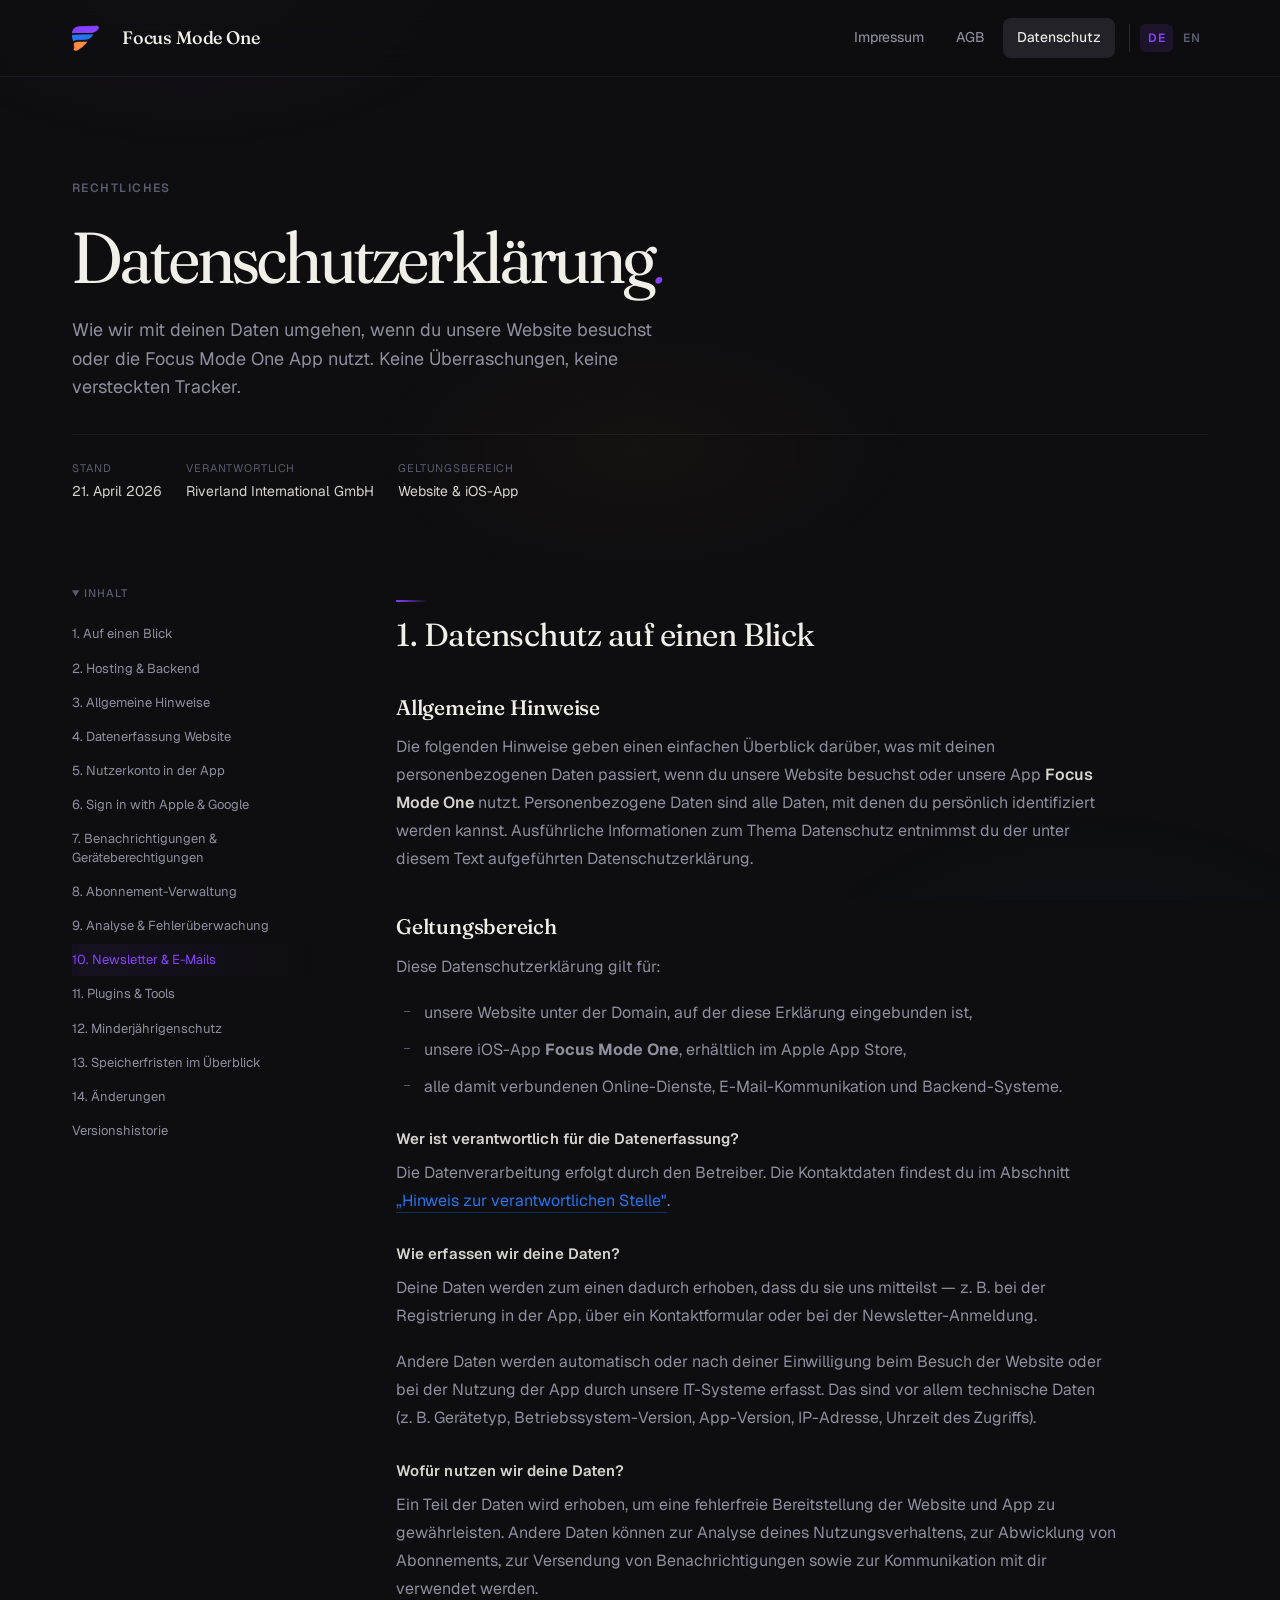
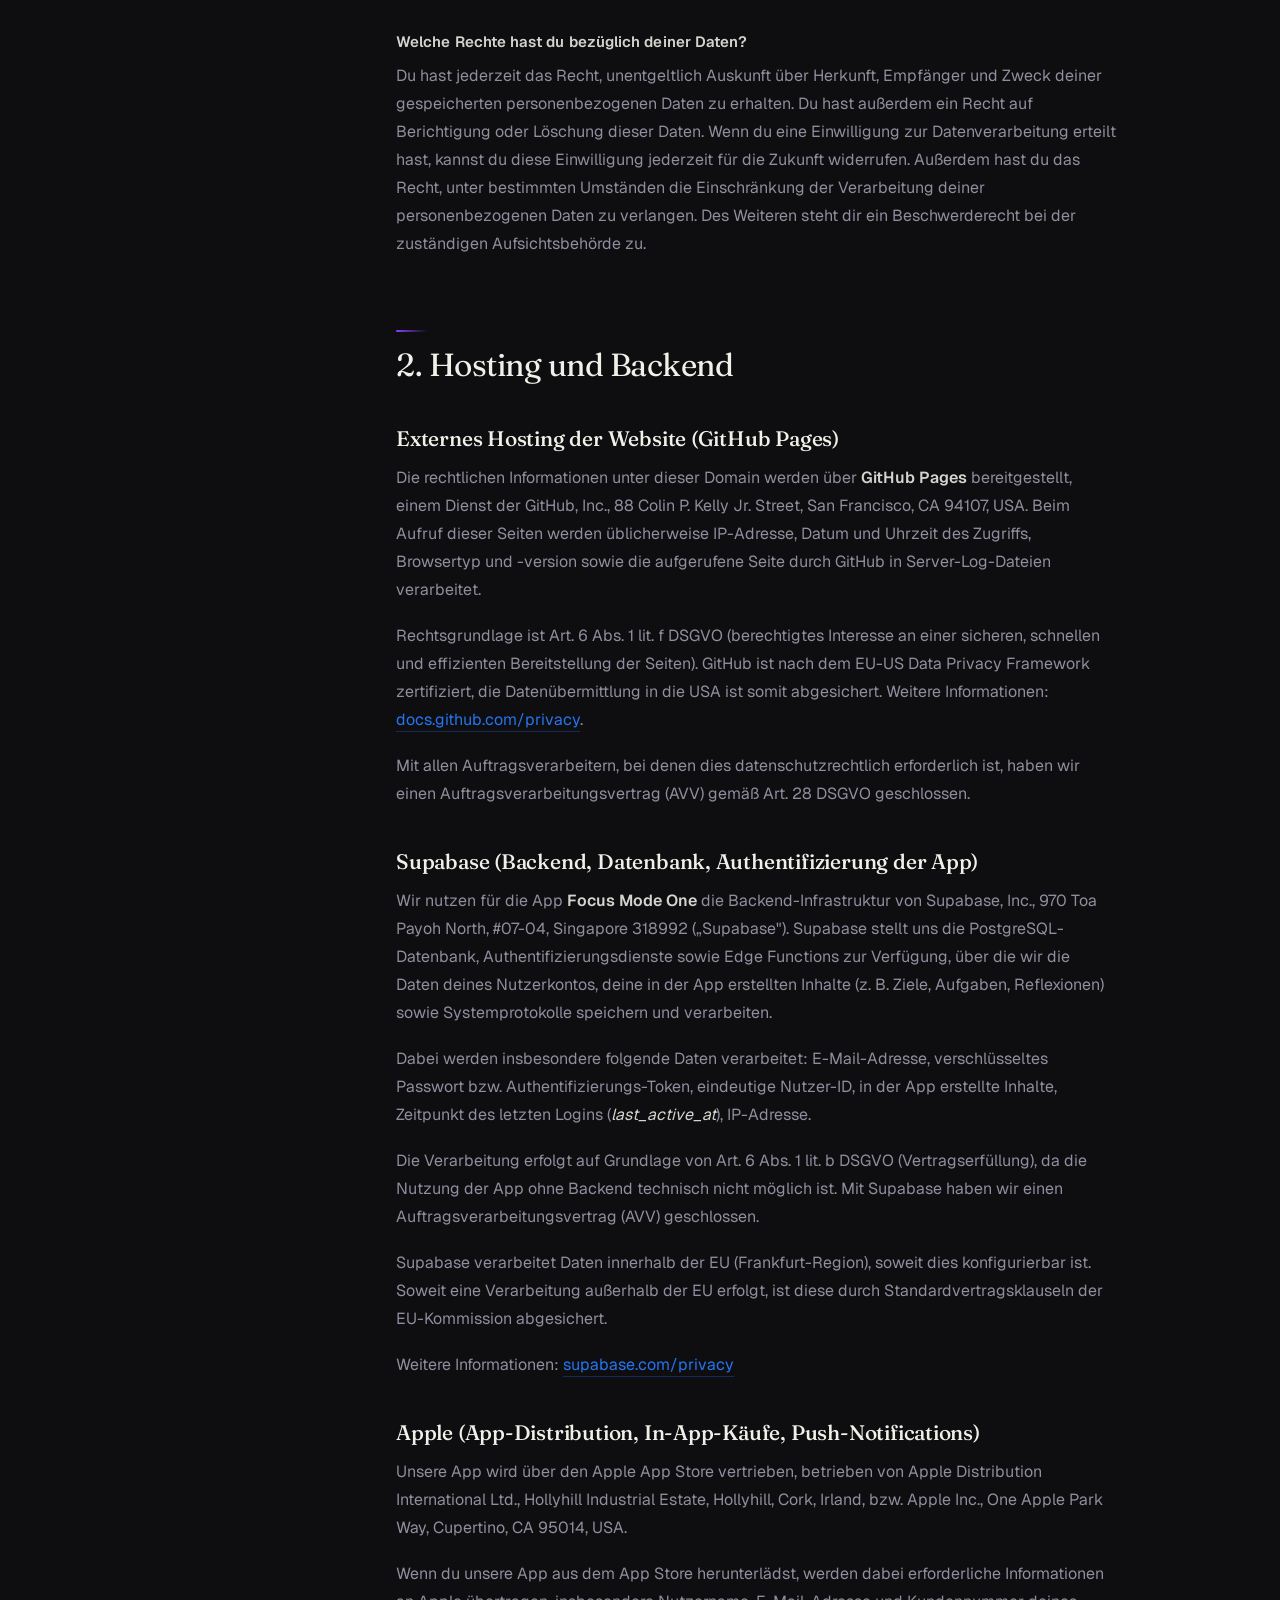
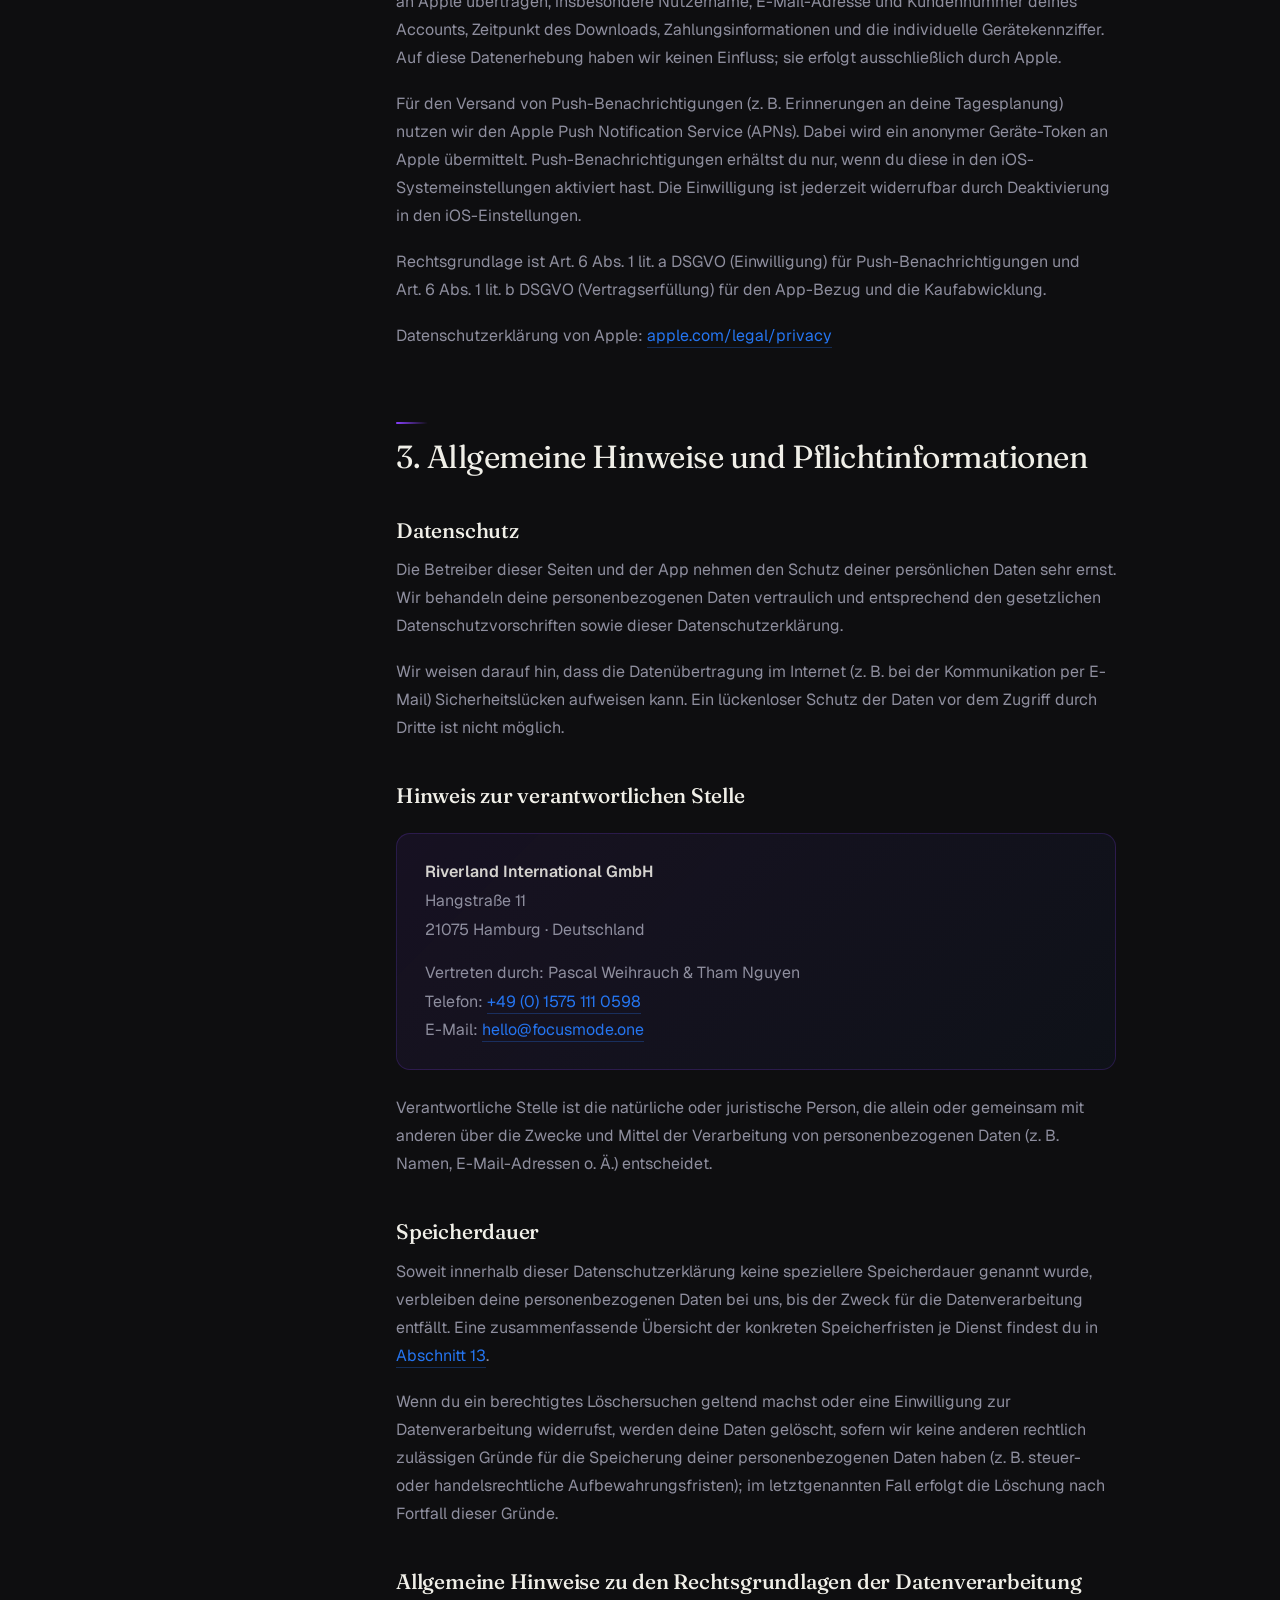
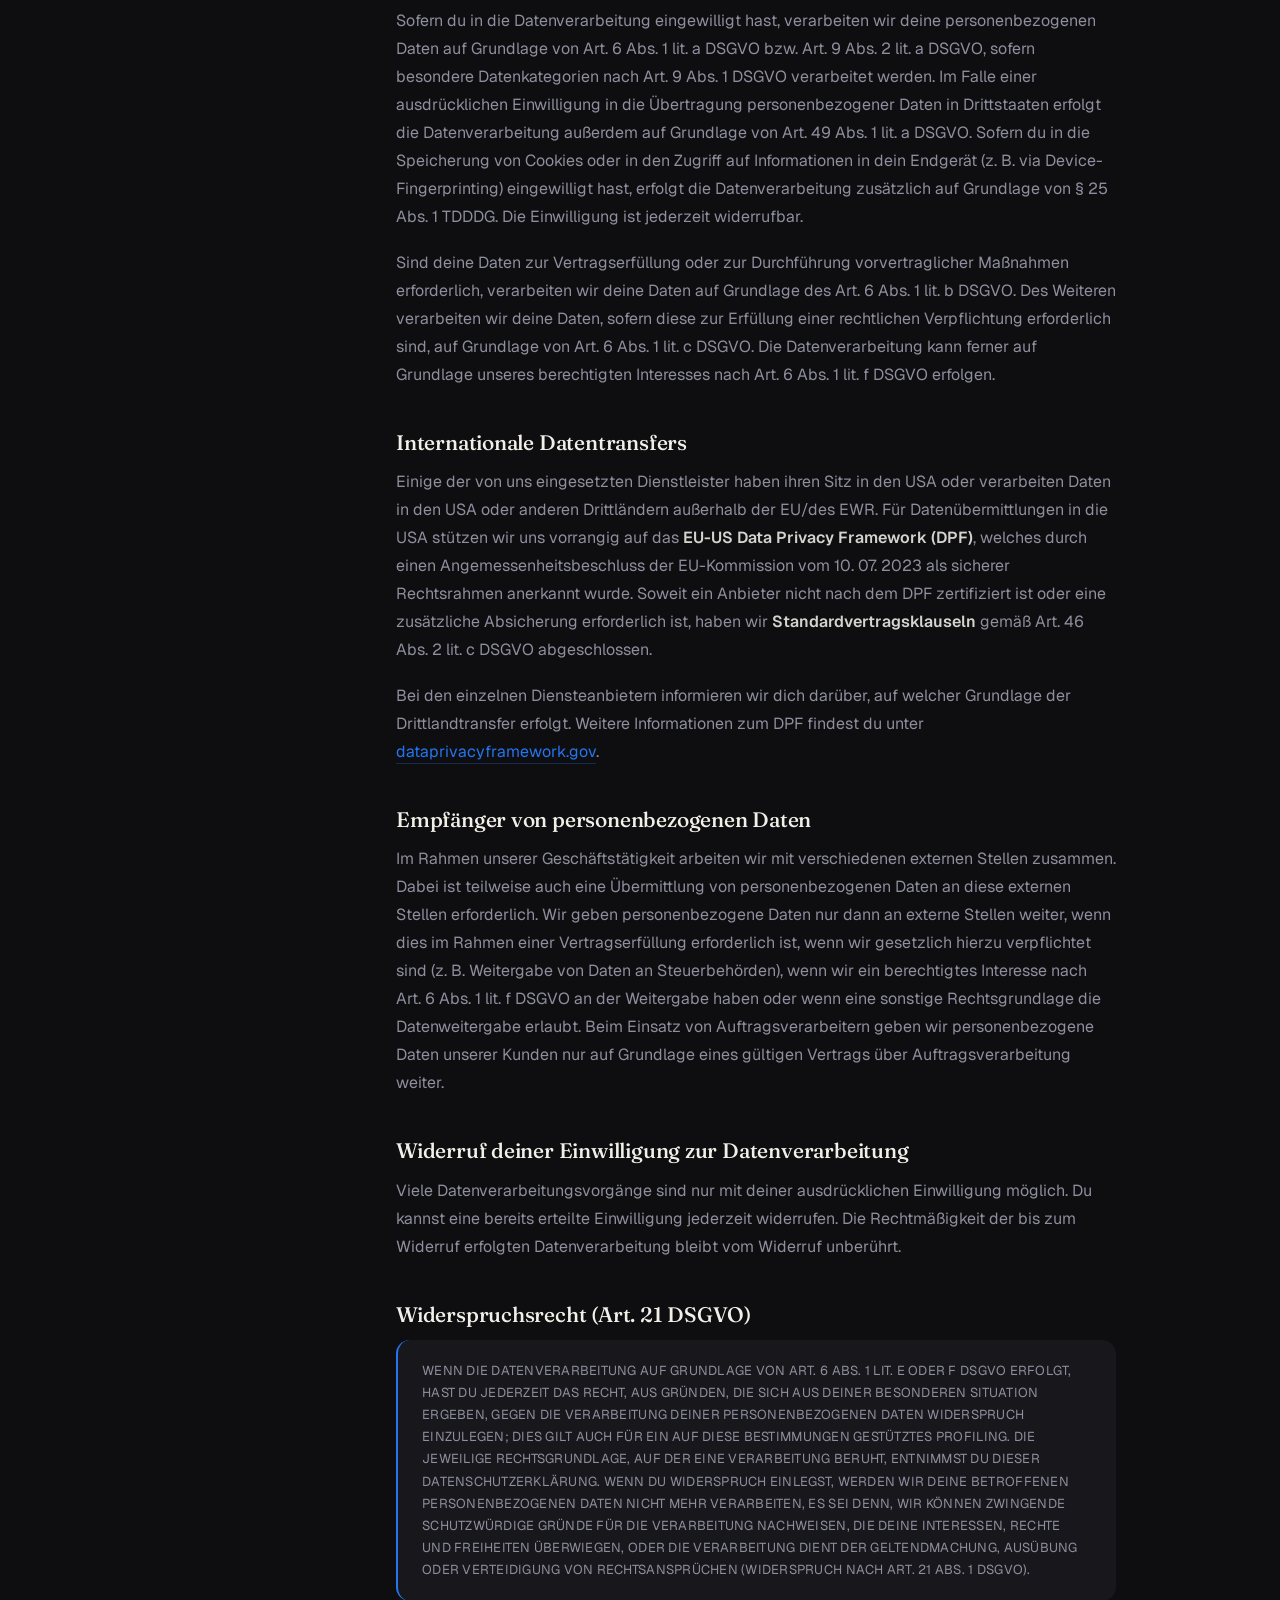
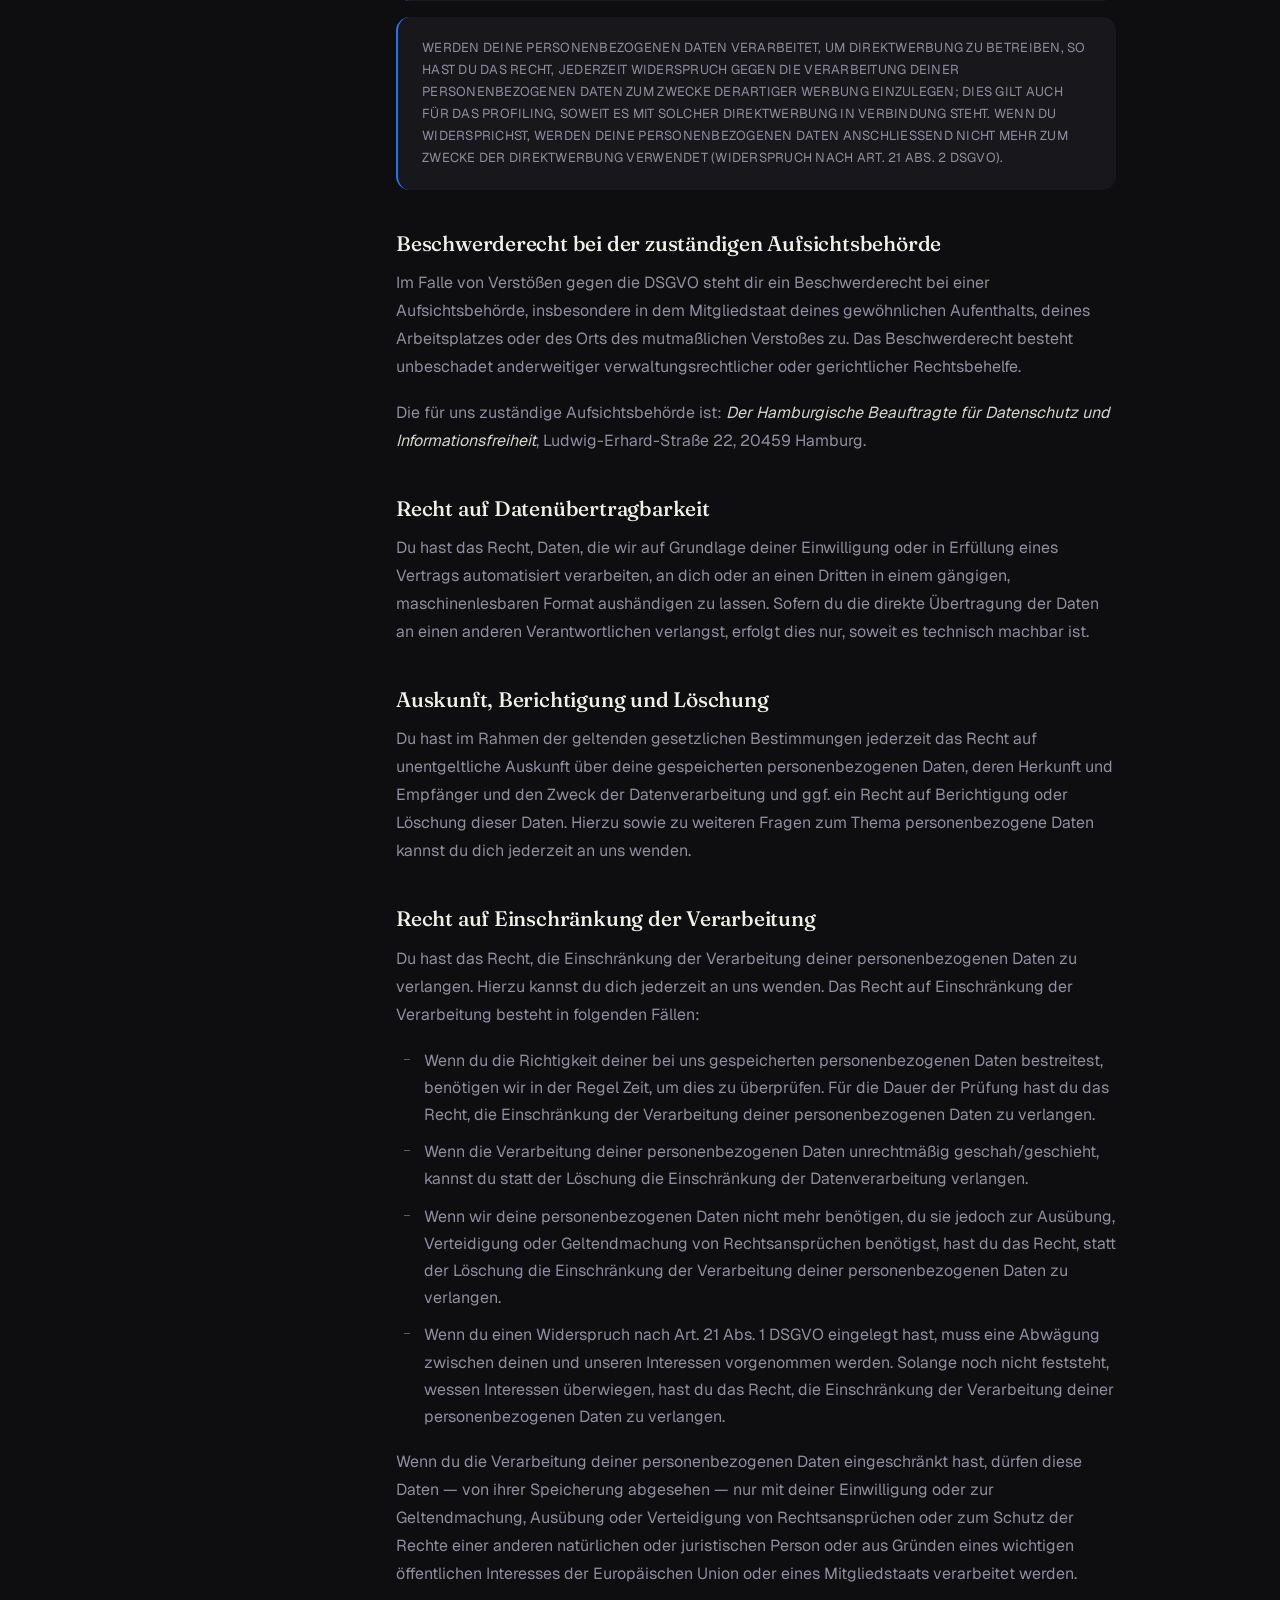
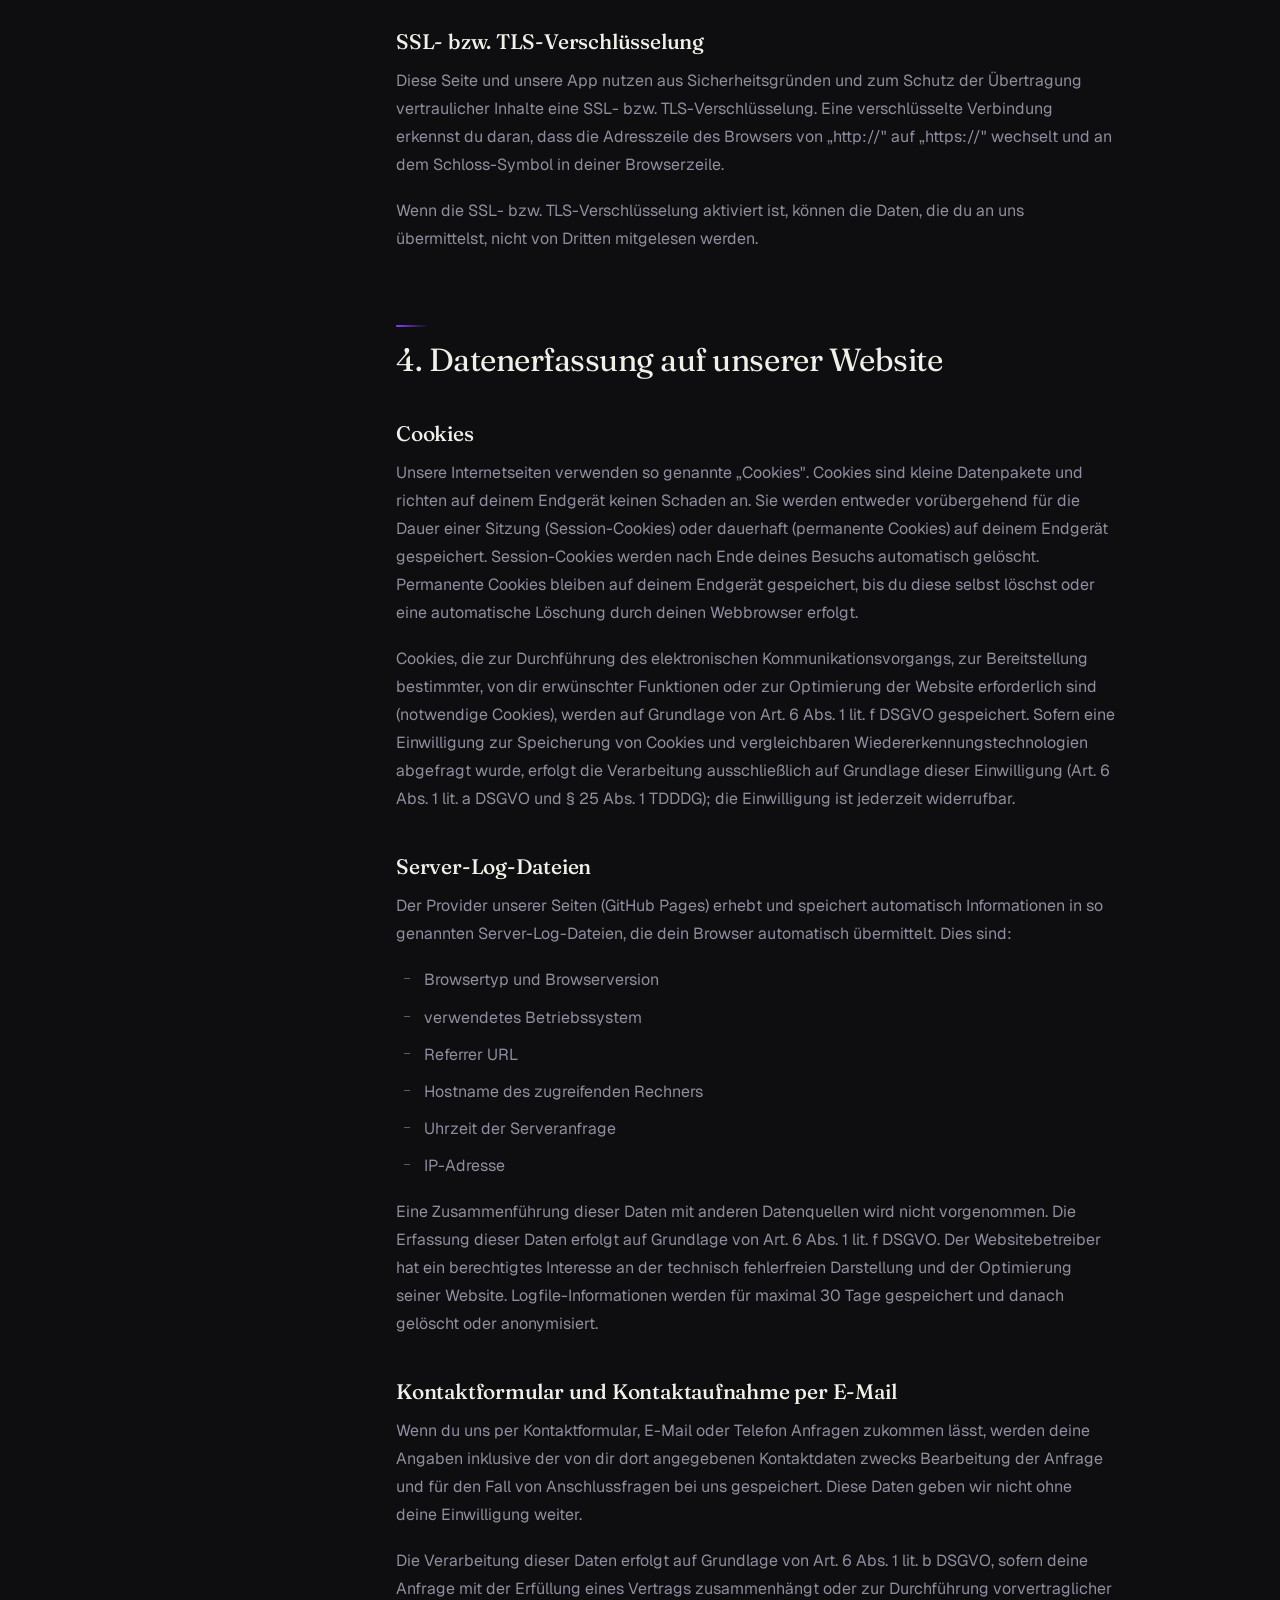
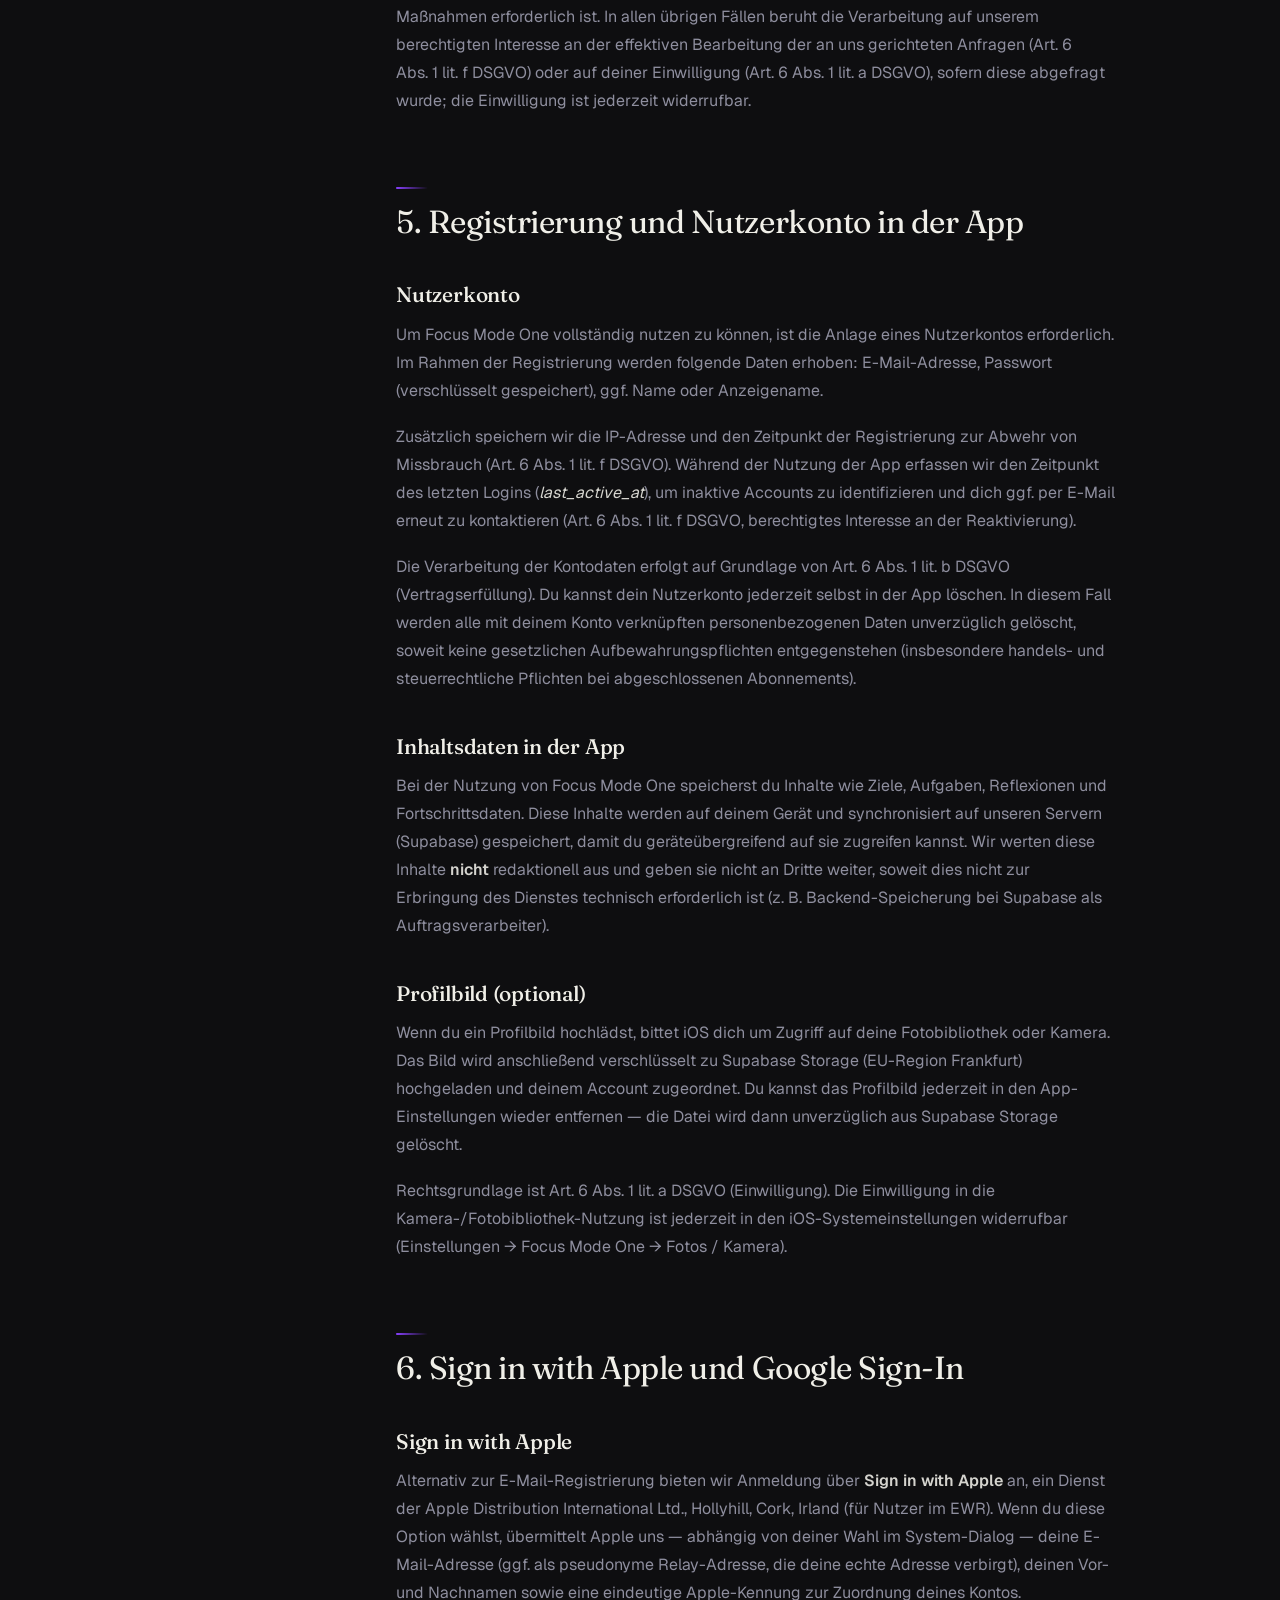
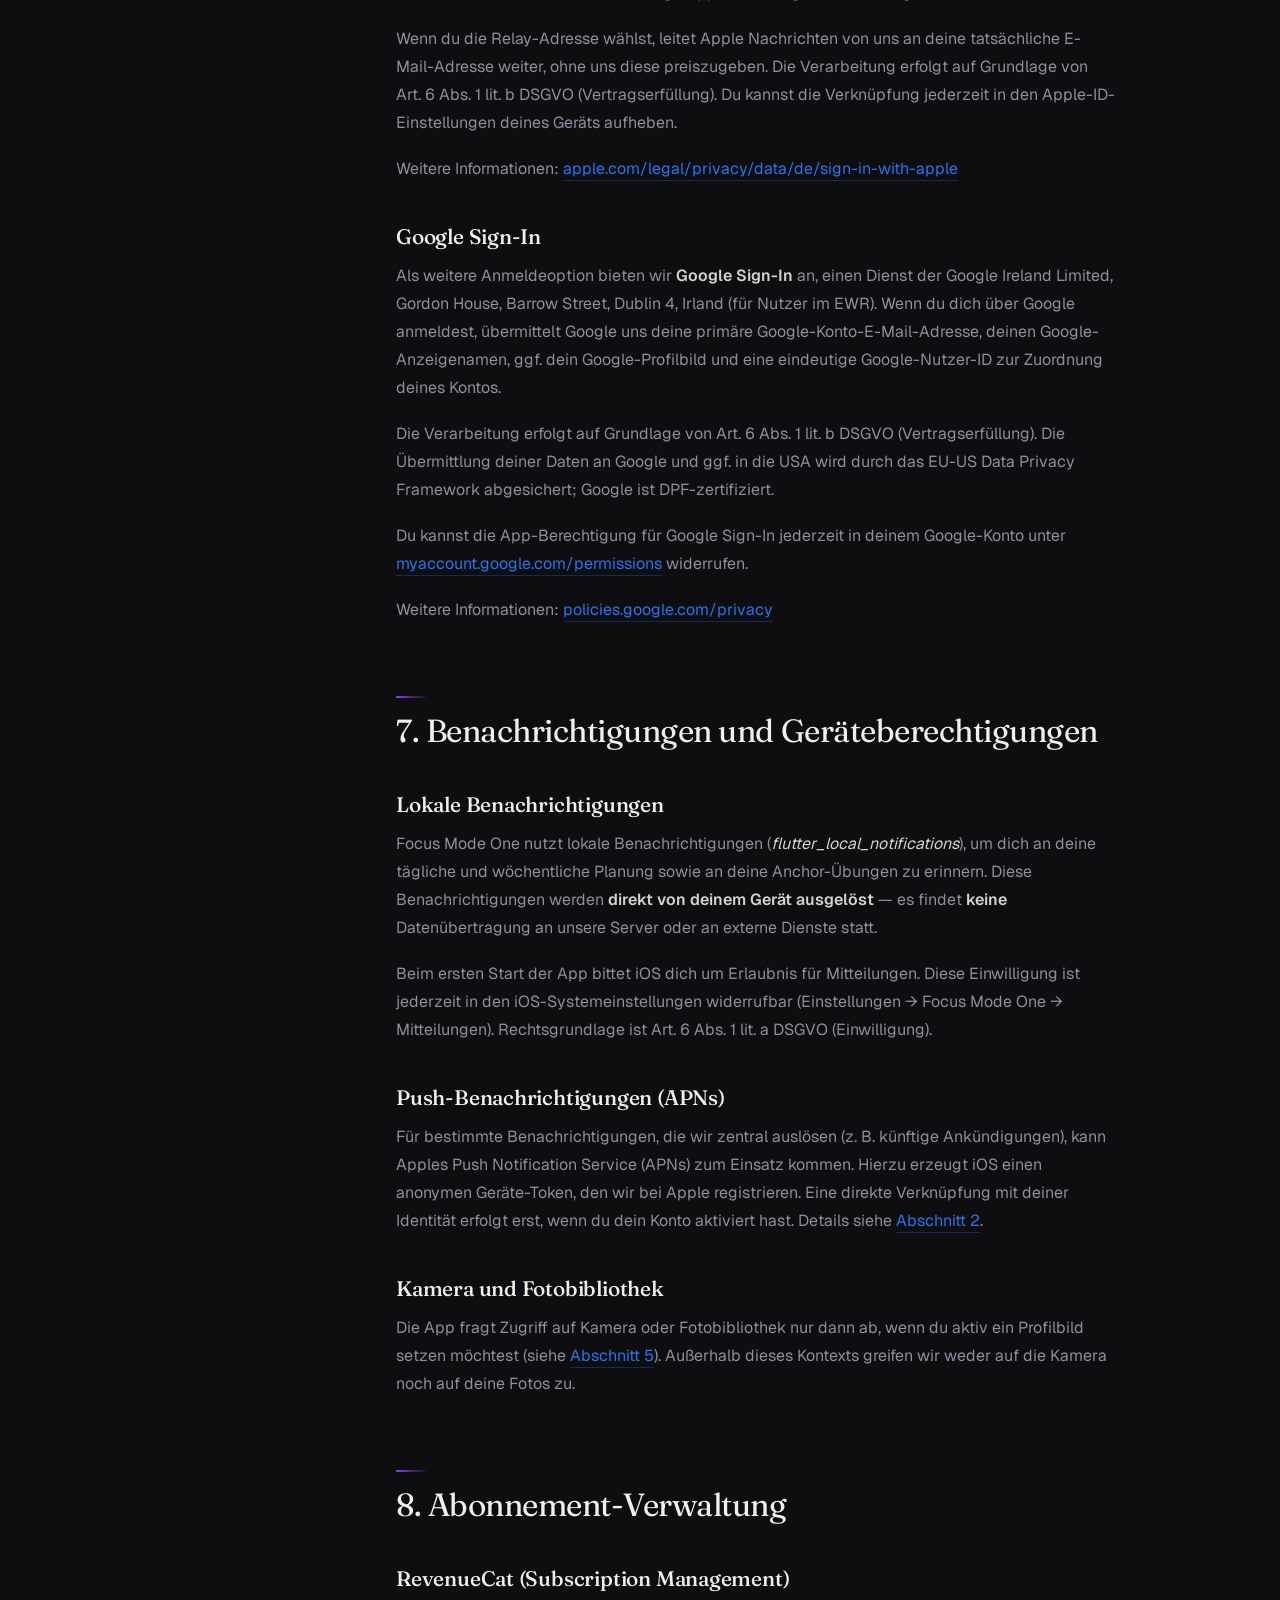
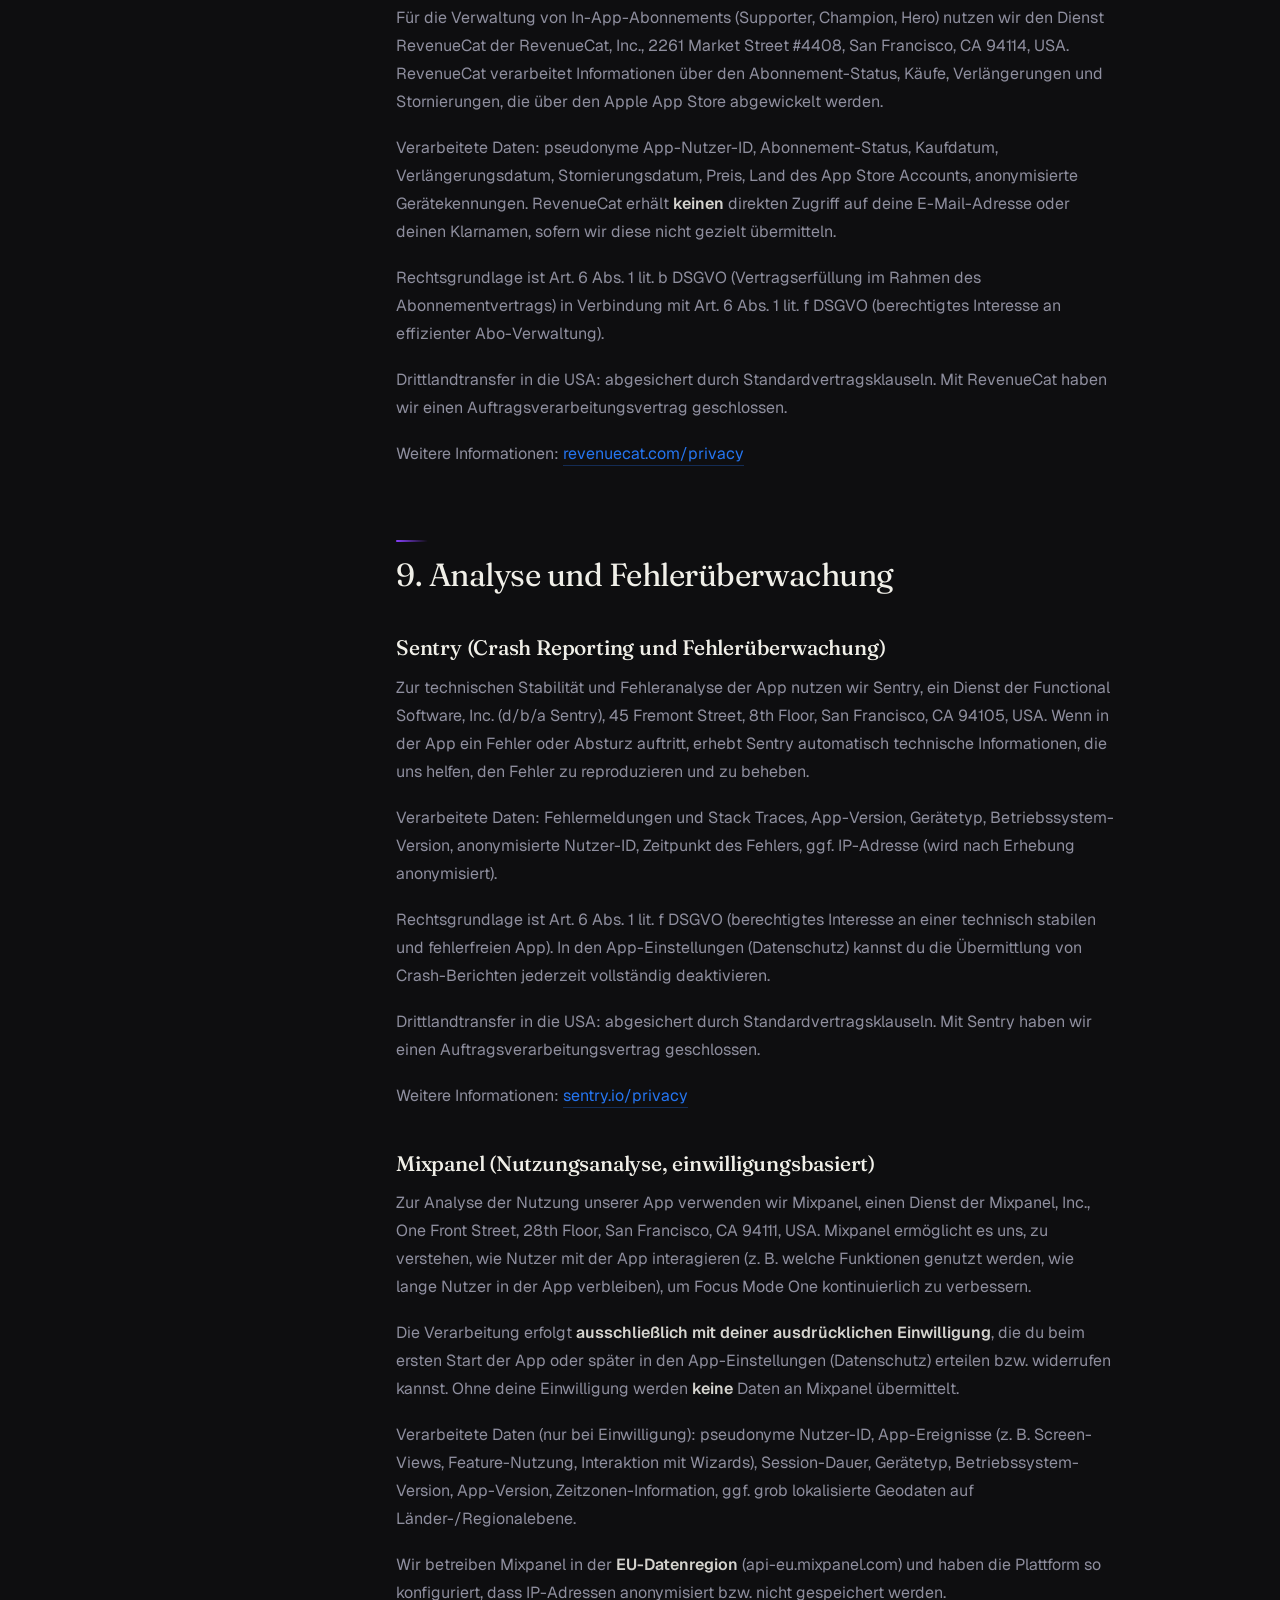
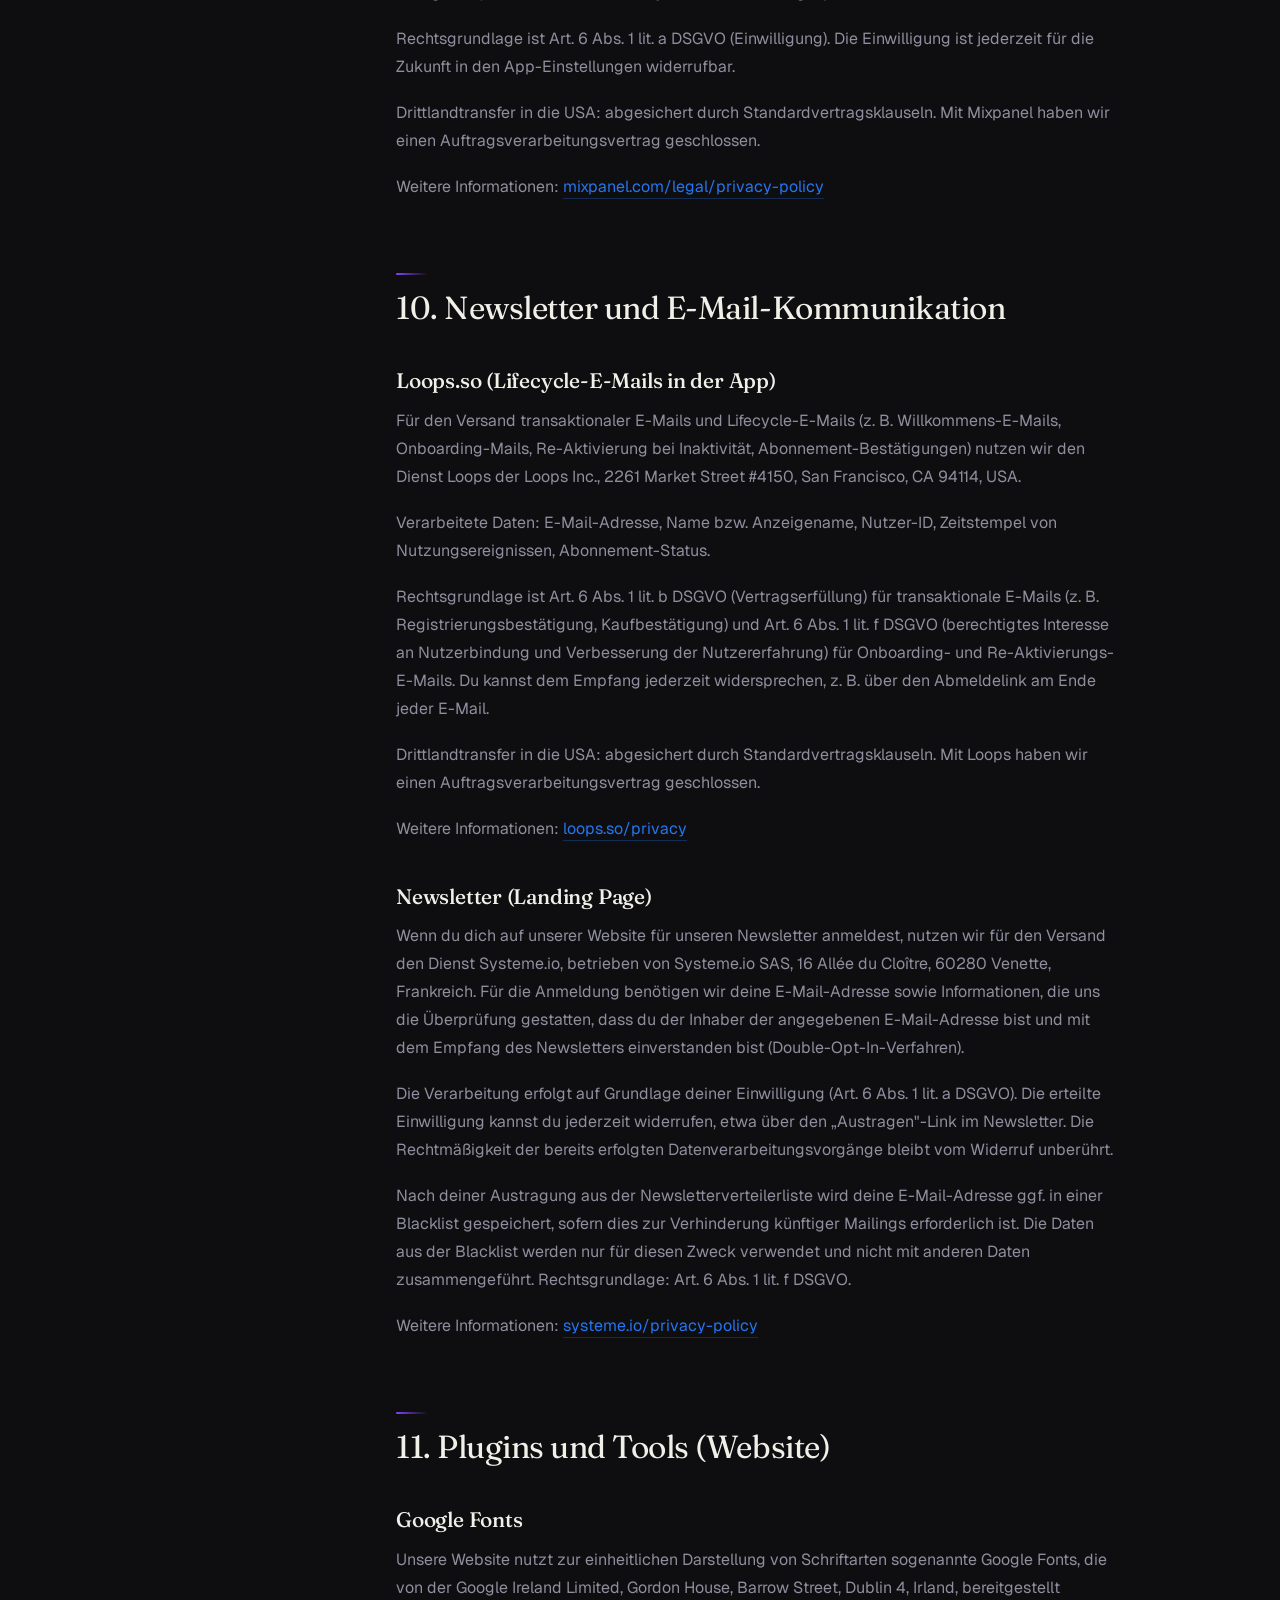
<file: datenschutz.html>
<!DOCTYPE html>
<html lang="de">
<head>
  <meta charset="UTF-8" />
  <meta name="viewport" content="width=device-width, initial-scale=1.0" />
  <title>Datenschutzerklärung — Focus Mode One</title>
  <meta name="description" content="Wie wir in Focus Mode One mit deinen Daten umgehen. Transparent, DSGVO-konform, ohne Kleingedrucktes." />
  <meta name="robots" content="index, follow" />

  <link rel="preconnect" href="https://fonts.googleapis.com" />
  <link rel="preconnect" href="https://fonts.gstatic.com" crossorigin />
  <link rel="stylesheet" href="https://fonts.googleapis.com/css2?family=Fraunces:ital,opsz,wght@0,9..144,300..600;1,9..144,300..600&family=Geist:wght@400;450;500;600&display=swap" />

  <link rel="icon" type="image/png" href="assets/icon_transparent.png" />
  <link rel="apple-touch-icon" href="assets/icon_transparent.png" />
  <link rel="stylesheet" href="assets/styles.css" />
</head>
<body>

  <header class="site-header">
    <div class="site-header__inner">
      <a href="index.html" class="site-header__brand" aria-label="Focus Mode One">
        <img src="assets/icon_transparent.png" alt="" width="28" height="28" style="width:28px;height:28px;border-radius:7px;vertical-align:middle;margin-right:10px;display:inline-block" />
        Focus Mode One
      </a>
      <nav class="site-header__nav" aria-label="Rechtliches">
        <a href="impressum.html">Impressum</a>
        <a href="agb.html">AGB</a>
        <a href="datenschutz.html" class="is-active">Datenschutz</a>
        <span style="display:inline-flex;gap:2px;margin-left:10px;padding-left:10px;border-left:1px solid rgba(240,239,232,0.12);align-self:center">
          <a href="datenschutz.html" style="padding:4px 8px;border-radius:6px;font-size:12px;font-weight:600;letter-spacing:0.04em;color:#8840FF;background:rgba(136,64,255,0.12);text-decoration:none">DE</a>
          <a href="privacy.html" style="padding:4px 8px;border-radius:6px;font-size:12px;font-weight:600;letter-spacing:0.04em;color:#5A5A6E;text-decoration:none">EN</a>
        </span>
      </nav>
    </div>
  </header>

  <section class="page-hero">
    <span class="page-hero__eyebrow">Rechtliches</span>
    <h1 class="page-hero__title">Datenschutz&shy;erklärung<em>.</em></h1>
    <p class="page-hero__lede">Wie wir mit deinen Daten umgehen, wenn du unsere Website besuchst oder die Focus Mode One App nutzt. Keine Überraschungen, keine versteckten Tracker.</p>

    <div class="page-hero__meta">
      <div class="page-hero__meta-item">
        <span class="page-hero__meta-label">Stand</span>
        <span class="page-hero__meta-value">21. April 2026</span>
      </div>
      <div class="page-hero__meta-item">
        <span class="page-hero__meta-label">Verantwortlich</span>
        <span class="page-hero__meta-value">Riverland International GmbH</span>
      </div>
      <div class="page-hero__meta-item">
        <span class="page-hero__meta-label">Geltungsbereich</span>
        <span class="page-hero__meta-value">Website &amp; iOS-App</span>
      </div>
    </div>
  </section>

  <div class="page-layout">

    <aside class="toc" aria-label="Inhaltsverzeichnis">
      <details open>
        <summary class="toc__label">Inhalt</summary>
        <ul class="toc__list">
          <li><a href="#ueberblick">1. Auf einen Blick</a></li>
          <li><a href="#hosting">2. Hosting &amp; Backend</a></li>
          <li><a href="#allgemein">3. Allgemeine Hinweise</a></li>
          <li><a href="#website">4. Datenerfassung Website</a></li>
          <li><a href="#account">5. Nutzerkonto in der App</a></li>
          <li><a href="#signin">6. Sign in with Apple &amp; Google</a></li>
          <li><a href="#benachrichtigungen">7. Benachrichtigungen &amp; Geräteberechtigungen</a></li>
          <li><a href="#abo">8. Abonnement-Verwaltung</a></li>
          <li><a href="#analyse">9. Analyse &amp; Fehlerüberwachung</a></li>
          <li><a href="#newsletter">10. Newsletter &amp; E-Mails</a></li>
          <li><a href="#plugins">11. Plugins &amp; Tools</a></li>
          <li><a href="#minderjaehrige">12. Minderjährigenschutz</a></li>
          <li><a href="#speicherfristen">13. Speicherfristen im Überblick</a></li>
          <li><a href="#aenderungen">14. Änderungen</a></li>
          <li><a href="#versionen">Versionshistorie</a></li>
        </ul>
      </details>
    </aside>

    <main class="content">

      <!-- 1. Datenschutz auf einen Blick -->
      <h2 id="ueberblick">1. Datenschutz auf einen Blick</h2>

      <h3>Allgemeine Hinweise</h3>
      <p>Die folgenden Hinweise geben einen einfachen Überblick darüber, was mit deinen personenbezogenen Daten passiert, wenn du unsere Website besuchst oder unsere App <strong>Focus Mode One</strong> nutzt. Personenbezogene Daten sind alle Daten, mit denen du persönlich identifiziert werden kannst. Ausführliche Informationen zum Thema Datenschutz entnimmst du der unter diesem Text aufgeführten Datenschutzerklärung.</p>

      <h3>Geltungsbereich</h3>
      <p>Diese Datenschutzerklärung gilt für:</p>
      <ul>
        <li>unsere Website unter der Domain, auf der diese Erklärung eingebunden ist,</li>
        <li>unsere iOS-App <strong>Focus Mode One</strong>, erhältlich im Apple App Store,</li>
        <li>alle damit verbundenen Online-Dienste, E-Mail-Kommunikation und Backend-Systeme.</li>
      </ul>

      <h4>Wer ist verantwortlich für die Datenerfassung?</h4>
      <p>Die Datenverarbeitung erfolgt durch den Betreiber. Die Kontaktdaten findest du im Abschnitt <a href="#verantwortlich">„Hinweis zur verantwortlichen Stelle"</a>.</p>

      <h4>Wie erfassen wir deine Daten?</h4>
      <p>Deine Daten werden zum einen dadurch erhoben, dass du sie uns mitteilst — z.&nbsp;B. bei der Registrierung in der App, über ein Kontaktformular oder bei der Newsletter-Anmeldung.</p>
      <p>Andere Daten werden automatisch oder nach deiner Einwilligung beim Besuch der Website oder bei der Nutzung der App durch unsere IT-Systeme erfasst. Das sind vor allem technische Daten (z.&nbsp;B. Gerätetyp, Betriebssystem-Version, App-Version, IP-Adresse, Uhrzeit des Zugriffs).</p>

      <h4>Wofür nutzen wir deine Daten?</h4>
      <p>Ein Teil der Daten wird erhoben, um eine fehlerfreie Bereitstellung der Website und App zu gewährleisten. Andere Daten können zur Analyse deines Nutzungsverhaltens, zur Abwicklung von Abonnements, zur Versendung von Benachrichtigungen sowie zur Kommunikation mit dir verwendet werden.</p>

      <h4>Welche Rechte hast du bezüglich deiner Daten?</h4>
      <p>Du hast jederzeit das Recht, unentgeltlich Auskunft über Herkunft, Empfänger und Zweck deiner gespeicherten personenbezogenen Daten zu erhalten. Du hast außerdem ein Recht auf Berichtigung oder Löschung dieser Daten. Wenn du eine Einwilligung zur Datenverarbeitung erteilt hast, kannst du diese Einwilligung jederzeit für die Zukunft widerrufen. Außerdem hast du das Recht, unter bestimmten Umständen die Einschränkung der Verarbeitung deiner personenbezogenen Daten zu verlangen. Des Weiteren steht dir ein Beschwerderecht bei der zuständigen Aufsichtsbehörde zu.</p>

      <!-- 2. Hosting und Backend -->
      <h2 id="hosting">2. Hosting und Backend</h2>

      <h3>Externes Hosting der Website (GitHub Pages)</h3>
      <p>Die rechtlichen Informationen unter dieser Domain werden über <strong>GitHub Pages</strong> bereitgestellt, einem Dienst der GitHub, Inc., 88 Colin P. Kelly Jr. Street, San Francisco, CA 94107, USA. Beim Aufruf dieser Seiten werden üblicherweise IP-Adresse, Datum und Uhrzeit des Zugriffs, Browsertyp und -version sowie die aufgerufene Seite durch GitHub in Server-Log-Dateien verarbeitet.</p>
      <p>Rechtsgrundlage ist Art.&nbsp;6 Abs.&nbsp;1 lit.&nbsp;f DSGVO (berechtigtes Interesse an einer sicheren, schnellen und effizienten Bereitstellung der Seiten). GitHub ist nach dem EU-US Data Privacy Framework zertifiziert, die Datenübermittlung in die USA ist somit abgesichert. Weitere Informationen: <a href="https://docs.github.com/site-policy/privacy-policies/github-general-privacy-statement" target="_blank" rel="noopener noreferrer">docs.github.com/privacy</a>.</p>
      <p>Mit allen Auftragsverarbeitern, bei denen dies datenschutzrechtlich erforderlich ist, haben wir einen Auftragsverarbeitungsvertrag (AVV) gemäß Art.&nbsp;28 DSGVO geschlossen.</p>

      <h3>Supabase (Backend, Datenbank, Authentifizierung der App)</h3>
      <p>Wir nutzen für die App <strong>Focus Mode One</strong> die Backend-Infrastruktur von Supabase, Inc., 970 Toa Payoh North, #07-04, Singapore 318992 („Supabase"). Supabase stellt uns die PostgreSQL-Datenbank, Authentifizierungsdienste sowie Edge Functions zur Verfügung, über die wir die Daten deines Nutzerkontos, deine in der App erstellten Inhalte (z.&nbsp;B. Ziele, Aufgaben, Reflexionen) sowie Systemprotokolle speichern und verarbeiten.</p>
      <p>Dabei werden insbesondere folgende Daten verarbeitet: E-Mail-Adresse, verschlüsseltes Passwort bzw. Authentifizierungs-Token, eindeutige Nutzer-ID, in der App erstellte Inhalte, Zeitpunkt des letzten Logins (<em>last_active_at</em>), IP-Adresse.</p>
      <p>Die Verarbeitung erfolgt auf Grundlage von Art.&nbsp;6 Abs.&nbsp;1 lit.&nbsp;b DSGVO (Vertragserfüllung), da die Nutzung der App ohne Backend technisch nicht möglich ist. Mit Supabase haben wir einen Auftragsverarbeitungsvertrag (AVV) geschlossen.</p>
      <p>Supabase verarbeitet Daten innerhalb der EU (Frankfurt-Region), soweit dies konfigurierbar ist. Soweit eine Verarbeitung außerhalb der EU erfolgt, ist diese durch Standardvertragsklauseln der EU-Kommission abgesichert.</p>
      <p>Weitere Informationen: <a href="https://supabase.com/privacy" target="_blank" rel="noopener noreferrer">supabase.com/privacy</a></p>

      <h3>Apple (App-Distribution, In-App-Käufe, Push-Notifications)</h3>
      <p>Unsere App wird über den Apple App Store vertrieben, betrieben von Apple Distribution International Ltd., Hollyhill Industrial Estate, Hollyhill, Cork, Irland, bzw. Apple Inc., One Apple Park Way, Cupertino, CA 95014, USA.</p>
      <p>Wenn du unsere App aus dem App Store herunterlädst, werden dabei erforderliche Informationen an Apple übertragen, insbesondere Nutzername, E-Mail-Adresse und Kundennummer deines Accounts, Zeitpunkt des Downloads, Zahlungsinformationen und die individuelle Gerätekennziffer. Auf diese Datenerhebung haben wir keinen Einfluss; sie erfolgt ausschließlich durch Apple.</p>
      <p>Für den Versand von Push-Benachrichtigungen (z.&nbsp;B. Erinnerungen an deine Tagesplanung) nutzen wir den Apple Push Notification Service (APNs). Dabei wird ein anonymer Geräte-Token an Apple übermittelt. Push-Benachrichtigungen erhältst du nur, wenn du diese in den iOS-Systemeinstellungen aktiviert hast. Die Einwilligung ist jederzeit widerrufbar durch Deaktivierung in den iOS-Einstellungen.</p>
      <p>Rechtsgrundlage ist Art.&nbsp;6 Abs.&nbsp;1 lit.&nbsp;a DSGVO (Einwilligung) für Push-Benachrichtigungen und Art.&nbsp;6 Abs.&nbsp;1 lit.&nbsp;b DSGVO (Vertragserfüllung) für den App-Bezug und die Kaufabwicklung.</p>
      <p>Datenschutzerklärung von Apple: <a href="https://www.apple.com/legal/privacy/de-ww/" target="_blank" rel="noopener noreferrer">apple.com/legal/privacy</a></p>

      <!-- 3. Allgemeine Hinweise und Pflichtinformationen -->
      <h2 id="allgemein">3. Allgemeine Hinweise und Pflichtinformationen</h2>

      <h3>Datenschutz</h3>
      <p>Die Betreiber dieser Seiten und der App nehmen den Schutz deiner persönlichen Daten sehr ernst. Wir behandeln deine personenbezogenen Daten vertraulich und entsprechend den gesetzlichen Datenschutzvorschriften sowie dieser Datenschutzerklärung.</p>
      <p>Wir weisen darauf hin, dass die Datenübertragung im Internet (z.&nbsp;B. bei der Kommunikation per E-Mail) Sicherheitslücken aufweisen kann. Ein lückenloser Schutz der Daten vor dem Zugriff durch Dritte ist nicht möglich.</p>

      <h3 id="verantwortlich">Hinweis zur verantwortlichen Stelle</h3>
      <div class="callout callout--primary">
        <p style="margin:0;line-height:1.8">
          <strong>Riverland International GmbH</strong><br />
          Hangstraße 11<br />
          21075 Hamburg · Deutschland
        </p>
        <p style="margin-top:14px;margin-bottom:0;line-height:1.8">
          Vertreten durch: Pascal Weihrauch &amp; Tham Nguyen<br />
          Telefon: <a href="tel:+4915751110598">+49 (0) 1575 111 0598</a><br />
          E-Mail: <a href="mailto:hello@focusmode.one">hello@focusmode.one</a>
        </p>
      </div>
      <p>Verantwortliche Stelle ist die natürliche oder juristische Person, die allein oder gemeinsam mit anderen über die Zwecke und Mittel der Verarbeitung von personenbezogenen Daten (z.&nbsp;B. Namen, E-Mail-Adressen o.&nbsp;Ä.) entscheidet.</p>

      <h3>Speicherdauer</h3>
      <p>Soweit innerhalb dieser Datenschutzerklärung keine speziellere Speicherdauer genannt wurde, verbleiben deine personenbezogenen Daten bei uns, bis der Zweck für die Datenverarbeitung entfällt. Eine zusammenfassende Übersicht der konkreten Speicherfristen je Dienst findest du in <a href="#speicherfristen">Abschnitt 13</a>.</p>
      <p>Wenn du ein berechtigtes Löschersuchen geltend machst oder eine Einwilligung zur Datenverarbeitung widerrufst, werden deine Daten gelöscht, sofern wir keine anderen rechtlich zulässigen Gründe für die Speicherung deiner personenbezogenen Daten haben (z.&nbsp;B. steuer- oder handelsrechtliche Aufbewahrungsfristen); im letztgenannten Fall erfolgt die Löschung nach Fortfall dieser Gründe.</p>

      <h3>Allgemeine Hinweise zu den Rechtsgrundlagen der Datenverarbeitung</h3>
      <p>Sofern du in die Datenverarbeitung eingewilligt hast, verarbeiten wir deine personenbezogenen Daten auf Grundlage von Art.&nbsp;6 Abs.&nbsp;1 lit.&nbsp;a DSGVO bzw. Art.&nbsp;9 Abs.&nbsp;2 lit.&nbsp;a DSGVO, sofern besondere Datenkategorien nach Art.&nbsp;9 Abs.&nbsp;1 DSGVO verarbeitet werden. Im Falle einer ausdrücklichen Einwilligung in die Übertragung personenbezogener Daten in Drittstaaten erfolgt die Datenverarbeitung außerdem auf Grundlage von Art.&nbsp;49 Abs.&nbsp;1 lit.&nbsp;a DSGVO. Sofern du in die Speicherung von Cookies oder in den Zugriff auf Informationen in dein Endgerät (z.&nbsp;B. via Device-Fingerprinting) eingewilligt hast, erfolgt die Datenverarbeitung zusätzlich auf Grundlage von §&nbsp;25 Abs.&nbsp;1 TDDDG. Die Einwilligung ist jederzeit widerrufbar.</p>
      <p>Sind deine Daten zur Vertragserfüllung oder zur Durchführung vorvertraglicher Maßnahmen erforderlich, verarbeiten wir deine Daten auf Grundlage des Art.&nbsp;6 Abs.&nbsp;1 lit.&nbsp;b DSGVO. Des Weiteren verarbeiten wir deine Daten, sofern diese zur Erfüllung einer rechtlichen Verpflichtung erforderlich sind, auf Grundlage von Art.&nbsp;6 Abs.&nbsp;1 lit.&nbsp;c DSGVO. Die Datenverarbeitung kann ferner auf Grundlage unseres berechtigten Interesses nach Art.&nbsp;6 Abs.&nbsp;1 lit.&nbsp;f DSGVO erfolgen.</p>

      <h3>Internationale Datentransfers</h3>
      <p>Einige der von uns eingesetzten Dienstleister haben ihren Sitz in den USA oder verarbeiten Daten in den USA oder anderen Drittländern außerhalb der EU/des EWR. Für Datenübermittlungen in die USA stützen wir uns vorrangig auf das <strong>EU-US Data Privacy Framework (DPF)</strong>, welches durch einen Angemessenheitsbeschluss der EU-Kommission vom 10.&nbsp;07.&nbsp;2023 als sicherer Rechtsrahmen anerkannt wurde. Soweit ein Anbieter nicht nach dem DPF zertifiziert ist oder eine zusätzliche Absicherung erforderlich ist, haben wir <strong>Standardvertragsklauseln</strong> gemäß Art.&nbsp;46 Abs.&nbsp;2 lit.&nbsp;c DSGVO abgeschlossen.</p>
      <p>Bei den einzelnen Diensteanbietern informieren wir dich darüber, auf welcher Grundlage der Drittlandtransfer erfolgt. Weitere Informationen zum DPF findest du unter <a href="https://www.dataprivacyframework.gov/" target="_blank" rel="noopener noreferrer">dataprivacyframework.gov</a>.</p>

      <h3>Empfänger von personenbezogenen Daten</h3>
      <p>Im Rahmen unserer Geschäftstätigkeit arbeiten wir mit verschiedenen externen Stellen zusammen. Dabei ist teilweise auch eine Übermittlung von personenbezogenen Daten an diese externen Stellen erforderlich. Wir geben personenbezogene Daten nur dann an externe Stellen weiter, wenn dies im Rahmen einer Vertragserfüllung erforderlich ist, wenn wir gesetzlich hierzu verpflichtet sind (z.&nbsp;B. Weitergabe von Daten an Steuerbehörden), wenn wir ein berechtigtes Interesse nach Art.&nbsp;6 Abs.&nbsp;1 lit.&nbsp;f DSGVO an der Weitergabe haben oder wenn eine sonstige Rechtsgrundlage die Datenweitergabe erlaubt. Beim Einsatz von Auftragsverarbeitern geben wir personenbezogene Daten unserer Kunden nur auf Grundlage eines gültigen Vertrags über Auftragsverarbeitung weiter.</p>

      <h3>Widerruf deiner Einwilligung zur Datenverarbeitung</h3>
      <p>Viele Datenverarbeitungsvorgänge sind nur mit deiner ausdrücklichen Einwilligung möglich. Du kannst eine bereits erteilte Einwilligung jederzeit widerrufen. Die Rechtmäßigkeit der bis zum Widerruf erfolgten Datenverarbeitung bleibt vom Widerruf unberührt.</p>

      <h3>Widerspruchsrecht (Art. 21 DSGVO)</h3>
      <p data-uppercase>WENN DIE DATENVERARBEITUNG AUF GRUNDLAGE VON ART.&nbsp;6 ABS.&nbsp;1 LIT.&nbsp;E ODER F DSGVO ERFOLGT, HAST DU JEDERZEIT DAS RECHT, AUS GRÜNDEN, DIE SICH AUS DEINER BESONDEREN SITUATION ERGEBEN, GEGEN DIE VERARBEITUNG DEINER PERSONENBEZOGENEN DATEN WIDERSPRUCH EINZULEGEN; DIES GILT AUCH FÜR EIN AUF DIESE BESTIMMUNGEN GESTÜTZTES PROFILING. DIE JEWEILIGE RECHTSGRUNDLAGE, AUF DER EINE VERARBEITUNG BERUHT, ENTNIMMST DU DIESER DATENSCHUTZERKLÄRUNG. WENN DU WIDERSPRUCH EINLEGST, WERDEN WIR DEINE BETROFFENEN PERSONENBEZOGENEN DATEN NICHT MEHR VERARBEITEN, ES SEI DENN, WIR KÖNNEN ZWINGENDE SCHUTZWÜRDIGE GRÜNDE FÜR DIE VERARBEITUNG NACHWEISEN, DIE DEINE INTERESSEN, RECHTE UND FREIHEITEN ÜBERWIEGEN, ODER DIE VERARBEITUNG DIENT DER GELTENDMACHUNG, AUSÜBUNG ODER VERTEIDIGUNG VON RECHTSANSPRÜCHEN (WIDERSPRUCH NACH ART.&nbsp;21 ABS.&nbsp;1 DSGVO).</p>
      <p data-uppercase>WERDEN DEINE PERSONENBEZOGENEN DATEN VERARBEITET, UM DIREKTWERBUNG ZU BETREIBEN, SO HAST DU DAS RECHT, JEDERZEIT WIDERSPRUCH GEGEN DIE VERARBEITUNG DEINER PERSONENBEZOGENEN DATEN ZUM ZWECKE DERARTIGER WERBUNG EINZULEGEN; DIES GILT AUCH FÜR DAS PROFILING, SOWEIT ES MIT SOLCHER DIREKTWERBUNG IN VERBINDUNG STEHT. WENN DU WIDERSPRICHST, WERDEN DEINE PERSONENBEZOGENEN DATEN ANSCHLIESSEND NICHT MEHR ZUM ZWECKE DER DIREKTWERBUNG VERWENDET (WIDERSPRUCH NACH ART.&nbsp;21 ABS.&nbsp;2 DSGVO).</p>

      <h3>Beschwerderecht bei der zuständigen Aufsichtsbehörde</h3>
      <p>Im Falle von Verstößen gegen die DSGVO steht dir ein Beschwerderecht bei einer Aufsichtsbehörde, insbesondere in dem Mitgliedstaat deines gewöhnlichen Aufenthalts, deines Arbeitsplatzes oder des Orts des mutmaßlichen Verstoßes zu. Das Beschwerderecht besteht unbeschadet anderweitiger verwaltungsrechtlicher oder gerichtlicher Rechtsbehelfe.</p>
      <p>Die für uns zuständige Aufsichtsbehörde ist: <em>Der Hamburgische Beauftragte für Datenschutz und Informationsfreiheit</em>, Ludwig-Erhard-Straße 22, 20459 Hamburg.</p>

      <h3>Recht auf Datenübertragbarkeit</h3>
      <p>Du hast das Recht, Daten, die wir auf Grundlage deiner Einwilligung oder in Erfüllung eines Vertrags automatisiert verarbeiten, an dich oder an einen Dritten in einem gängigen, maschinenlesbaren Format aushändigen zu lassen. Sofern du die direkte Übertragung der Daten an einen anderen Verantwortlichen verlangst, erfolgt dies nur, soweit es technisch machbar ist.</p>

      <h3>Auskunft, Berichtigung und Löschung</h3>
      <p>Du hast im Rahmen der geltenden gesetzlichen Bestimmungen jederzeit das Recht auf unentgeltliche Auskunft über deine gespeicherten personenbezogenen Daten, deren Herkunft und Empfänger und den Zweck der Datenverarbeitung und ggf. ein Recht auf Berichtigung oder Löschung dieser Daten. Hierzu sowie zu weiteren Fragen zum Thema personenbezogene Daten kannst du dich jederzeit an uns wenden.</p>

      <h3>Recht auf Einschränkung der Verarbeitung</h3>
      <p>Du hast das Recht, die Einschränkung der Verarbeitung deiner personenbezogenen Daten zu verlangen. Hierzu kannst du dich jederzeit an uns wenden. Das Recht auf Einschränkung der Verarbeitung besteht in folgenden Fällen:</p>
      <ul>
        <li>Wenn du die Richtigkeit deiner bei uns gespeicherten personenbezogenen Daten bestreitest, benötigen wir in der Regel Zeit, um dies zu überprüfen. Für die Dauer der Prüfung hast du das Recht, die Einschränkung der Verarbeitung deiner personenbezogenen Daten zu verlangen.</li>
        <li>Wenn die Verarbeitung deiner personenbezogenen Daten unrechtmäßig geschah/geschieht, kannst du statt der Löschung die Einschränkung der Datenverarbeitung verlangen.</li>
        <li>Wenn wir deine personenbezogenen Daten nicht mehr benötigen, du sie jedoch zur Ausübung, Verteidigung oder Geltendmachung von Rechtsansprüchen benötigst, hast du das Recht, statt der Löschung die Einschränkung der Verarbeitung deiner personenbezogenen Daten zu verlangen.</li>
        <li>Wenn du einen Widerspruch nach Art.&nbsp;21 Abs.&nbsp;1 DSGVO eingelegt hast, muss eine Abwägung zwischen deinen und unseren Interessen vorgenommen werden. Solange noch nicht feststeht, wessen Interessen überwiegen, hast du das Recht, die Einschränkung der Verarbeitung deiner personenbezogenen Daten zu verlangen.</li>
      </ul>
      <p>Wenn du die Verarbeitung deiner personenbezogenen Daten eingeschränkt hast, dürfen diese Daten — von ihrer Speicherung abgesehen — nur mit deiner Einwilligung oder zur Geltendmachung, Ausübung oder Verteidigung von Rechtsansprüchen oder zum Schutz der Rechte einer anderen natürlichen oder juristischen Person oder aus Gründen eines wichtigen öffentlichen Interesses der Europäischen Union oder eines Mitgliedstaats verarbeitet werden.</p>

      <h3>SSL- bzw. TLS-Verschlüsselung</h3>
      <p>Diese Seite und unsere App nutzen aus Sicherheitsgründen und zum Schutz der Übertragung vertraulicher Inhalte eine SSL- bzw. TLS-Verschlüsselung. Eine verschlüsselte Verbindung erkennst du daran, dass die Adresszeile des Browsers von „http://" auf „https://" wechselt und an dem Schloss-Symbol in deiner Browserzeile.</p>
      <p>Wenn die SSL- bzw. TLS-Verschlüsselung aktiviert ist, können die Daten, die du an uns übermittelst, nicht von Dritten mitgelesen werden.</p>

      <!-- 4. Datenerfassung auf unserer Website -->
      <h2 id="website">4. Datenerfassung auf unserer Website</h2>

      <h3>Cookies</h3>
      <p>Unsere Internetseiten verwenden so genannte „Cookies". Cookies sind kleine Datenpakete und richten auf deinem Endgerät keinen Schaden an. Sie werden entweder vorübergehend für die Dauer einer Sitzung (Session-Cookies) oder dauerhaft (permanente Cookies) auf deinem Endgerät gespeichert. Session-Cookies werden nach Ende deines Besuchs automatisch gelöscht. Permanente Cookies bleiben auf deinem Endgerät gespeichert, bis du diese selbst löschst oder eine automatische Löschung durch deinen Webbrowser erfolgt.</p>
      <p>Cookies, die zur Durchführung des elektronischen Kommunikationsvorgangs, zur Bereitstellung bestimmter, von dir erwünschter Funktionen oder zur Optimierung der Website erforderlich sind (notwendige Cookies), werden auf Grundlage von Art.&nbsp;6 Abs.&nbsp;1 lit.&nbsp;f DSGVO gespeichert. Sofern eine Einwilligung zur Speicherung von Cookies und vergleichbaren Wiedererkennungstechnologien abgefragt wurde, erfolgt die Verarbeitung ausschließlich auf Grundlage dieser Einwilligung (Art.&nbsp;6 Abs.&nbsp;1 lit.&nbsp;a DSGVO und §&nbsp;25 Abs.&nbsp;1 TDDDG); die Einwilligung ist jederzeit widerrufbar.</p>

      <h3>Server-Log-Dateien</h3>
      <p>Der Provider unserer Seiten (GitHub Pages) erhebt und speichert automatisch Informationen in so genannten Server-Log-Dateien, die dein Browser automatisch übermittelt. Dies sind:</p>
      <ul>
        <li>Browsertyp und Browserversion</li>
        <li>verwendetes Betriebssystem</li>
        <li>Referrer URL</li>
        <li>Hostname des zugreifenden Rechners</li>
        <li>Uhrzeit der Serveranfrage</li>
        <li>IP-Adresse</li>
      </ul>
      <p>Eine Zusammenführung dieser Daten mit anderen Datenquellen wird nicht vorgenommen. Die Erfassung dieser Daten erfolgt auf Grundlage von Art.&nbsp;6 Abs.&nbsp;1 lit.&nbsp;f DSGVO. Der Websitebetreiber hat ein berechtigtes Interesse an der technisch fehlerfreien Darstellung und der Optimierung seiner Website. Logfile-Informationen werden für maximal 30 Tage gespeichert und danach gelöscht oder anonymisiert.</p>

      <h3>Kontaktformular und Kontaktaufnahme per E-Mail</h3>
      <p>Wenn du uns per Kontaktformular, E-Mail oder Telefon Anfragen zukommen lässt, werden deine Angaben inklusive der von dir dort angegebenen Kontaktdaten zwecks Bearbeitung der Anfrage und für den Fall von Anschlussfragen bei uns gespeichert. Diese Daten geben wir nicht ohne deine Einwilligung weiter.</p>
      <p>Die Verarbeitung dieser Daten erfolgt auf Grundlage von Art.&nbsp;6 Abs.&nbsp;1 lit.&nbsp;b DSGVO, sofern deine Anfrage mit der Erfüllung eines Vertrags zusammenhängt oder zur Durchführung vorvertraglicher Maßnahmen erforderlich ist. In allen übrigen Fällen beruht die Verarbeitung auf unserem berechtigten Interesse an der effektiven Bearbeitung der an uns gerichteten Anfragen (Art.&nbsp;6 Abs.&nbsp;1 lit.&nbsp;f DSGVO) oder auf deiner Einwilligung (Art.&nbsp;6 Abs.&nbsp;1 lit.&nbsp;a DSGVO), sofern diese abgefragt wurde; die Einwilligung ist jederzeit widerrufbar.</p>

      <!-- 5. Nutzerkonto -->
      <h2 id="account">5. Registrierung und Nutzerkonto in der App</h2>

      <h3>Nutzerkonto</h3>
      <p>Um Focus Mode One vollständig nutzen zu können, ist die Anlage eines Nutzerkontos erforderlich. Im Rahmen der Registrierung werden folgende Daten erhoben: E-Mail-Adresse, Passwort (verschlüsselt gespeichert), ggf. Name oder Anzeigename.</p>
      <p>Zusätzlich speichern wir die IP-Adresse und den Zeitpunkt der Registrierung zur Abwehr von Missbrauch (Art.&nbsp;6 Abs.&nbsp;1 lit.&nbsp;f DSGVO). Während der Nutzung der App erfassen wir den Zeitpunkt des letzten Logins (<em>last_active_at</em>), um inaktive Accounts zu identifizieren und dich ggf. per E-Mail erneut zu kontaktieren (Art.&nbsp;6 Abs.&nbsp;1 lit.&nbsp;f DSGVO, berechtigtes Interesse an der Reaktivierung).</p>
      <p>Die Verarbeitung der Kontodaten erfolgt auf Grundlage von Art.&nbsp;6 Abs.&nbsp;1 lit.&nbsp;b DSGVO (Vertragserfüllung). Du kannst dein Nutzerkonto jederzeit selbst in der App löschen. In diesem Fall werden alle mit deinem Konto verknüpften personenbezogenen Daten unverzüglich gelöscht, soweit keine gesetzlichen Aufbewahrungspflichten entgegenstehen (insbesondere handels- und steuerrechtliche Pflichten bei abgeschlossenen Abonnements).</p>

      <h3>Inhaltsdaten in der App</h3>
      <p>Bei der Nutzung von Focus Mode One speicherst du Inhalte wie Ziele, Aufgaben, Reflexionen und Fortschrittsdaten. Diese Inhalte werden auf deinem Gerät und synchronisiert auf unseren Servern (Supabase) gespeichert, damit du geräteübergreifend auf sie zugreifen kannst. Wir werten diese Inhalte <strong>nicht</strong> redaktionell aus und geben sie nicht an Dritte weiter, soweit dies nicht zur Erbringung des Dienstes technisch erforderlich ist (z.&nbsp;B. Backend-Speicherung bei Supabase als Auftragsverarbeiter).</p>

      <h3>Profilbild (optional)</h3>
      <p>Wenn du ein Profilbild hochlädst, bittet iOS dich um Zugriff auf deine Fotobibliothek oder Kamera. Das Bild wird anschließend verschlüsselt zu Supabase Storage (EU-Region Frankfurt) hochgeladen und deinem Account zugeordnet. Du kannst das Profilbild jederzeit in den App-Einstellungen wieder entfernen — die Datei wird dann unverzüglich aus Supabase Storage gelöscht.</p>
      <p>Rechtsgrundlage ist Art.&nbsp;6 Abs.&nbsp;1 lit.&nbsp;a DSGVO (Einwilligung). Die Einwilligung in die Kamera-/Fotobibliothek-Nutzung ist jederzeit in den iOS-Systemeinstellungen widerrufbar (Einstellungen → Focus Mode One → Fotos / Kamera).</p>

      <!-- 6. Sign in with Apple & Google -->
      <h2 id="signin">6. Sign in with Apple und Google Sign-In</h2>

      <h3>Sign in with Apple</h3>
      <p>Alternativ zur E-Mail-Registrierung bieten wir Anmeldung über <strong>Sign in with Apple</strong> an, ein Dienst der Apple Distribution International Ltd., Hollyhill, Cork, Irland (für Nutzer im EWR). Wenn du diese Option wählst, übermittelt Apple uns — abhängig von deiner Wahl im System-Dialog — deine E-Mail-Adresse (ggf. als pseudonyme Relay-Adresse, die deine echte Adresse verbirgt), deinen Vor- und Nachnamen sowie eine eindeutige Apple-Kennung zur Zuordnung deines Kontos.</p>
      <p>Wenn du die Relay-Adresse wählst, leitet Apple Nachrichten von uns an deine tatsächliche E-Mail-Adresse weiter, ohne uns diese preiszugeben. Die Verarbeitung erfolgt auf Grundlage von Art.&nbsp;6 Abs.&nbsp;1 lit.&nbsp;b DSGVO (Vertragserfüllung). Du kannst die Verknüpfung jederzeit in den Apple-ID-Einstellungen deines Geräts aufheben.</p>
      <p>Weitere Informationen: <a href="https://www.apple.com/legal/privacy/data/de/sign-in-with-apple/" target="_blank" rel="noopener noreferrer">apple.com/legal/privacy/data/de/sign-in-with-apple</a></p>

      <h3>Google Sign-In</h3>
      <p>Als weitere Anmeldeoption bieten wir <strong>Google Sign-In</strong> an, einen Dienst der Google Ireland Limited, Gordon House, Barrow Street, Dublin 4, Irland (für Nutzer im EWR). Wenn du dich über Google anmeldest, übermittelt Google uns deine primäre Google-Konto-E-Mail-Adresse, deinen Google-Anzeigenamen, ggf. dein Google-Profilbild und eine eindeutige Google-Nutzer-ID zur Zuordnung deines Kontos.</p>
      <p>Die Verarbeitung erfolgt auf Grundlage von Art.&nbsp;6 Abs.&nbsp;1 lit.&nbsp;b DSGVO (Vertragserfüllung). Die Übermittlung deiner Daten an Google und ggf. in die USA wird durch das EU-US Data Privacy Framework abgesichert; Google ist DPF-zertifiziert.</p>
      <p>Du kannst die App-Berechtigung für Google Sign-In jederzeit in deinem Google-Konto unter <a href="https://myaccount.google.com/permissions" target="_blank" rel="noopener noreferrer">myaccount.google.com/permissions</a> widerrufen.</p>
      <p>Weitere Informationen: <a href="https://policies.google.com/privacy?hl=de" target="_blank" rel="noopener noreferrer">policies.google.com/privacy</a></p>

      <!-- 7. Benachrichtigungen & Geräteberechtigungen -->
      <h2 id="benachrichtigungen">7. Benachrichtigungen und Geräteberechtigungen</h2>

      <h3>Lokale Benachrichtigungen</h3>
      <p>Focus Mode One nutzt lokale Benachrichtigungen (<em>flutter_local_notifications</em>), um dich an deine tägliche und wöchentliche Planung sowie an deine Anchor-Übungen zu erinnern. Diese Benachrichtigungen werden <strong>direkt von deinem Gerät ausgelöst</strong> — es findet <strong>keine</strong> Datenübertragung an unsere Server oder an externe Dienste statt.</p>
      <p>Beim ersten Start der App bittet iOS dich um Erlaubnis für Mitteilungen. Diese Einwilligung ist jederzeit in den iOS-Systemeinstellungen widerrufbar (Einstellungen → Focus Mode One → Mitteilungen). Rechtsgrundlage ist Art.&nbsp;6 Abs.&nbsp;1 lit.&nbsp;a DSGVO (Einwilligung).</p>

      <h3>Push-Benachrichtigungen (APNs)</h3>
      <p>Für bestimmte Benachrichtigungen, die wir zentral auslösen (z.&nbsp;B. künftige Ankündigungen), kann Apples Push Notification Service (APNs) zum Einsatz kommen. Hierzu erzeugt iOS einen anonymen Geräte-Token, den wir bei Apple registrieren. Eine direkte Verknüpfung mit deiner Identität erfolgt erst, wenn du dein Konto aktiviert hast. Details siehe <a href="#hosting">Abschnitt 2</a>.</p>

      <h3>Kamera und Fotobibliothek</h3>
      <p>Die App fragt Zugriff auf Kamera oder Fotobibliothek nur dann ab, wenn du aktiv ein Profilbild setzen möchtest (siehe <a href="#account">Abschnitt 5</a>). Außerhalb dieses Kontexts greifen wir weder auf die Kamera noch auf deine Fotos zu.</p>

      <!-- 8. Abonnement -->
      <h2 id="abo">8. Abonnement-Verwaltung</h2>

      <h3>RevenueCat (Subscription Management)</h3>
      <p>Für die Verwaltung von In-App-Abonnements (Supporter, Champion, Hero) nutzen wir den Dienst RevenueCat der RevenueCat, Inc., 2261 Market Street #4408, San Francisco, CA 94114, USA. RevenueCat verarbeitet Informationen über den Abonnement-Status, Käufe, Verlängerungen und Stornierungen, die über den Apple App Store abgewickelt werden.</p>
      <p>Verarbeitete Daten: pseudonyme App-Nutzer-ID, Abonnement-Status, Kaufdatum, Verlängerungsdatum, Stornierungsdatum, Preis, Land des App Store Accounts, anonymisierte Gerätekennungen. RevenueCat erhält <strong>keinen</strong> direkten Zugriff auf deine E-Mail-Adresse oder deinen Klarnamen, sofern wir diese nicht gezielt übermitteln.</p>
      <p>Rechtsgrundlage ist Art.&nbsp;6 Abs.&nbsp;1 lit.&nbsp;b DSGVO (Vertragserfüllung im Rahmen des Abonnementvertrags) in Verbindung mit Art.&nbsp;6 Abs.&nbsp;1 lit.&nbsp;f DSGVO (berechtigtes Interesse an effizienter Abo-Verwaltung).</p>
      <p>Drittlandtransfer in die USA: abgesichert durch Standardvertragsklauseln. Mit RevenueCat haben wir einen Auftragsverarbeitungsvertrag geschlossen.</p>
      <p>Weitere Informationen: <a href="https://www.revenuecat.com/privacy/" target="_blank" rel="noopener noreferrer">revenuecat.com/privacy</a></p>

      <!-- 9. Analyse & Fehlerüberwachung -->
      <h2 id="analyse">9. Analyse und Fehlerüberwachung</h2>

      <h3>Sentry (Crash Reporting und Fehlerüberwachung)</h3>
      <p>Zur technischen Stabilität und Fehleranalyse der App nutzen wir Sentry, ein Dienst der Functional Software, Inc. (d/b/a Sentry), 45 Fremont Street, 8th Floor, San Francisco, CA 94105, USA. Wenn in der App ein Fehler oder Absturz auftritt, erhebt Sentry automatisch technische Informationen, die uns helfen, den Fehler zu reproduzieren und zu beheben.</p>
      <p>Verarbeitete Daten: Fehlermeldungen und Stack Traces, App-Version, Gerätetyp, Betriebssystem-Version, anonymisierte Nutzer-ID, Zeitpunkt des Fehlers, ggf. IP-Adresse (wird nach Erhebung anonymisiert).</p>
      <p>Rechtsgrundlage ist Art.&nbsp;6 Abs.&nbsp;1 lit.&nbsp;f DSGVO (berechtigtes Interesse an einer technisch stabilen und fehlerfreien App). In den App-Einstellungen (Datenschutz) kannst du die Übermittlung von Crash-Berichten jederzeit vollständig deaktivieren.</p>
      <p>Drittlandtransfer in die USA: abgesichert durch Standardvertragsklauseln. Mit Sentry haben wir einen Auftragsverarbeitungsvertrag geschlossen.</p>
      <p>Weitere Informationen: <a href="https://sentry.io/privacy/" target="_blank" rel="noopener noreferrer">sentry.io/privacy</a></p>

      <h3>Mixpanel (Nutzungsanalyse, einwilligungsbasiert)</h3>
      <p>Zur Analyse der Nutzung unserer App verwenden wir Mixpanel, einen Dienst der Mixpanel, Inc., One Front Street, 28th Floor, San Francisco, CA 94111, USA. Mixpanel ermöglicht es uns, zu verstehen, wie Nutzer mit der App interagieren (z.&nbsp;B. welche Funktionen genutzt werden, wie lange Nutzer in der App verbleiben), um Focus Mode One kontinuierlich zu verbessern.</p>
      <p>Die Verarbeitung erfolgt <strong>ausschließlich mit deiner ausdrücklichen Einwilligung</strong>, die du beim ersten Start der App oder später in den App-Einstellungen (Datenschutz) erteilen bzw. widerrufen kannst. Ohne deine Einwilligung werden <strong>keine</strong> Daten an Mixpanel übermittelt.</p>
      <p>Verarbeitete Daten (nur bei Einwilligung): pseudonyme Nutzer-ID, App-Ereignisse (z.&nbsp;B. Screen-Views, Feature-Nutzung, Interaktion mit Wizards), Session-Dauer, Gerätetyp, Betriebssystem-Version, App-Version, Zeitzonen-Information, ggf. grob lokalisierte Geodaten auf Länder-/Regionalebene.</p>
      <p>Wir betreiben Mixpanel in der <strong>EU-Datenregion</strong> (api-eu.mixpanel.com) und haben die Plattform so konfiguriert, dass IP-Adressen anonymisiert bzw. nicht gespeichert werden.</p>
      <p>Rechtsgrundlage ist Art.&nbsp;6 Abs.&nbsp;1 lit.&nbsp;a DSGVO (Einwilligung). Die Einwilligung ist jederzeit für die Zukunft in den App-Einstellungen widerrufbar.</p>
      <p>Drittlandtransfer in die USA: abgesichert durch Standardvertragsklauseln. Mit Mixpanel haben wir einen Auftragsverarbeitungsvertrag geschlossen.</p>
      <p>Weitere Informationen: <a href="https://mixpanel.com/legal/privacy-policy/" target="_blank" rel="noopener noreferrer">mixpanel.com/legal/privacy-policy</a></p>

      <!-- 10. Newsletter -->
      <h2 id="newsletter">10. Newsletter und E-Mail-Kommunikation</h2>

      <h3>Loops.so (Lifecycle-E-Mails in der App)</h3>
      <p>Für den Versand transaktionaler E-Mails und Lifecycle-E-Mails (z.&nbsp;B. Willkommens-E-Mails, Onboarding-Mails, Re-Aktivierung bei Inaktivität, Abonnement-Bestätigungen) nutzen wir den Dienst Loops der Loops Inc., 2261 Market Street #4150, San Francisco, CA 94114, USA.</p>
      <p>Verarbeitete Daten: E-Mail-Adresse, Name bzw. Anzeigename, Nutzer-ID, Zeitstempel von Nutzungsereignissen, Abonnement-Status.</p>
      <p>Rechtsgrundlage ist Art.&nbsp;6 Abs.&nbsp;1 lit.&nbsp;b DSGVO (Vertragserfüllung) für transaktionale E-Mails (z.&nbsp;B. Registrierungsbestätigung, Kaufbestätigung) und Art.&nbsp;6 Abs.&nbsp;1 lit.&nbsp;f DSGVO (berechtigtes Interesse an Nutzerbindung und Verbesserung der Nutzererfahrung) für Onboarding- und Re-Aktivierungs-E-Mails. Du kannst dem Empfang jederzeit widersprechen, z.&nbsp;B. über den Abmeldelink am Ende jeder E-Mail.</p>
      <p>Drittlandtransfer in die USA: abgesichert durch Standardvertragsklauseln. Mit Loops haben wir einen Auftragsverarbeitungsvertrag geschlossen.</p>
      <p>Weitere Informationen: <a href="https://loops.so/privacy" target="_blank" rel="noopener noreferrer">loops.so/privacy</a></p>

      <h3>Newsletter (Landing Page)</h3>
      <p>Wenn du dich auf unserer Website für unseren Newsletter anmeldest, nutzen wir für den Versand den Dienst Systeme.io, betrieben von Systeme.io SAS, 16 Allée du Cloître, 60280 Venette, Frankreich. Für die Anmeldung benötigen wir deine E-Mail-Adresse sowie Informationen, die uns die Überprüfung gestatten, dass du der Inhaber der angegebenen E-Mail-Adresse bist und mit dem Empfang des Newsletters einverstanden bist (Double-Opt-In-Verfahren).</p>
      <p>Die Verarbeitung erfolgt auf Grundlage deiner Einwilligung (Art.&nbsp;6 Abs.&nbsp;1 lit.&nbsp;a DSGVO). Die erteilte Einwilligung kannst du jederzeit widerrufen, etwa über den „Austragen"-Link im Newsletter. Die Rechtmäßigkeit der bereits erfolgten Datenverarbeitungsvorgänge bleibt vom Widerruf unberührt.</p>
      <p>Nach deiner Austragung aus der Newsletterverteilerliste wird deine E-Mail-Adresse ggf. in einer Blacklist gespeichert, sofern dies zur Verhinderung künftiger Mailings erforderlich ist. Die Daten aus der Blacklist werden nur für diesen Zweck verwendet und nicht mit anderen Daten zusammengeführt. Rechtsgrundlage: Art.&nbsp;6 Abs.&nbsp;1 lit.&nbsp;f DSGVO.</p>
      <p>Weitere Informationen: <a href="https://systeme.io/privacy-policy" target="_blank" rel="noopener noreferrer">systeme.io/privacy-policy</a></p>

      <!-- 11. Plugins -->
      <h2 id="plugins">11. Plugins und Tools (Website)</h2>

      <h3>Google Fonts</h3>
      <p>Unsere Website nutzt zur einheitlichen Darstellung von Schriftarten sogenannte Google Fonts, die von der Google Ireland Limited, Gordon House, Barrow Street, Dublin 4, Irland, bereitgestellt werden. Beim Aufruf einer Seite lädt dein Browser die benötigten Fonts in seinen Browsercache, um Texte und Schriftarten korrekt anzuzeigen.</p>
      <p>Zu diesem Zweck muss der von dir verwendete Browser Verbindung zu den Servern von Google aufnehmen. Hierdurch erlangt Google Kenntnis darüber, dass über deine IP-Adresse diese Website aufgerufen wurde.</p>
      <p>Die Nutzung erfolgt auf Grundlage von Art.&nbsp;6 Abs.&nbsp;1 lit.&nbsp;a DSGVO (Einwilligung), soweit eine Einwilligung über unser Consent-Management-Tool erteilt wurde. Die Einwilligung ist jederzeit widerrufbar.</p>
      <p>Drittlandtransfer: Das Unternehmen verfügt über eine Zertifizierung nach dem EU-US Data Privacy Framework (DPF). Weitere Informationen: <a href="https://www.dataprivacyframework.gov/participant/5780" target="_blank" rel="noopener noreferrer">dataprivacyframework.gov</a></p>
      <p>Datenschutzerklärung von Google: <a href="https://policies.google.com/privacy?hl=de" target="_blank" rel="noopener noreferrer">policies.google.com/privacy</a></p>

      <!-- 12. Minderjährige -->
      <h2 id="minderjaehrige">12. Minderjährigenschutz</h2>
      <p>Focus Mode One richtet sich ausschließlich an Nutzer ab <strong>16 Jahren</strong>. Wir erheben wissentlich keine personenbezogenen Daten von Kindern unter 16 Jahren. Mit der Registrierung versichert der Nutzer, das Mindestalter erreicht zu haben.</p>
      <p>Wenn du Elternteil oder erziehungsberechtigte Person bist und Kenntnis davon erlangst, dass uns Daten einer minderjährigen Person unter 16 Jahren übermittelt wurden, kontaktiere uns bitte unter <a href="mailto:hello@focusmode.one">hello@focusmode.one</a>. Wir werden die betreffenden Daten unverzüglich löschen.</p>

      <!-- 13. Speicherfristen -->
      <h2 id="speicherfristen">13. Speicherfristen im Überblick</h2>
      <p>Die folgende Tabelle fasst zusammen, wie lange wir welche Daten speichern. Kürzere Fristen gelten, wenn du dein Konto löschst oder deine Einwilligung widerrufst.</p>
      <table style="width:100%;border-collapse:collapse;margin:16px 0">
        <thead>
          <tr>
            <th style="text-align:left;padding:10px 12px;border-bottom:1px solid var(--border-medium);color:var(--text-heading)">Datenart / Dienst</th>
            <th style="text-align:left;padding:10px 12px;border-bottom:1px solid var(--border-medium);color:var(--text-heading)">Speicherdauer</th>
          </tr>
        </thead>
        <tbody>
          <tr>
            <td style="padding:10px 12px;border-bottom:1px solid var(--border-subtle)">Kontodaten + Inhalte (Supabase)</td>
            <td style="padding:10px 12px;border-bottom:1px solid var(--border-subtle)">Bis zur Konto­löschung durch dich. Bei zahlungsrelevanten Daten darüber hinaus bis zu 10 Jahre gemäß §&nbsp;147 AO (Aufbewahrungs­pflicht für Handels- und Steuer­belege).</td>
          </tr>
          <tr>
            <td style="padding:10px 12px;border-bottom:1px solid var(--border-subtle)">Mixpanel (Nutzungs­analyse)</td>
            <td style="padding:10px 12px;border-bottom:1px solid var(--border-subtle)">1 Jahr ab Event-Entstehung.</td>
          </tr>
          <tr>
            <td style="padding:10px 12px;border-bottom:1px solid var(--border-subtle)">Sentry (Crash-Berichte)</td>
            <td style="padding:10px 12px;border-bottom:1px solid var(--border-subtle)">180 Tage ab Fehlerzeitpunkt.</td>
          </tr>
          <tr>
            <td style="padding:10px 12px;border-bottom:1px solid var(--border-subtle)">RevenueCat (Abo-Daten)</td>
            <td style="padding:10px 12px;border-bottom:1px solid var(--border-subtle)">Dauer des Abonnements + 7 Jahre für Billing-Records.</td>
          </tr>
          <tr>
            <td style="padding:10px 12px;border-bottom:1px solid var(--border-subtle)">Loops.so (Lifecycle-E-Mails)</td>
            <td style="padding:10px 12px;border-bottom:1px solid var(--border-subtle)">Dauer der Kunden­beziehung + 3 Jahre.</td>
          </tr>
          <tr>
            <td style="padding:10px 12px;border-bottom:1px solid var(--border-subtle)">Systeme.io (Newsletter-Liste)</td>
            <td style="padding:10px 12px;border-bottom:1px solid var(--border-subtle)">Bis zum Widerruf durch dich. Danach ggf. Blacklist-Eintrag zur Unterbindung künftiger Mailings.</td>
          </tr>
          <tr>
            <td style="padding:10px 12px;border-bottom:1px solid var(--border-subtle)">Server-Logs (GitHub Pages)</td>
            <td style="padding:10px 12px;border-bottom:1px solid var(--border-subtle)">Maximal 30 Tage.</td>
          </tr>
          <tr>
            <td style="padding:10px 12px">Kontakt­anfragen (E-Mail)</td>
            <td style="padding:10px 12px">Solange die Bearbeitung der Anfrage erfordert + 6 Monate für ggf. anschließende Rückfragen; darüber hinaus nur bei gesetzlicher Aufbewahrungs­pflicht.</td>
          </tr>
        </tbody>
      </table>

      <!-- 14. Änderungen -->
      <h2 id="aenderungen">14. Änderung und Aktualisierung der Datenschutzerklärung</h2>
      <p>Wir bitten dich, dich regelmäßig über den Inhalt unserer Datenschutzerklärung zu informieren. Wir passen die Datenschutzerklärung an, sobald die Änderungen der von uns durchgeführten Datenverarbeitungen dies erforderlich machen. Wir informieren dich, sobald durch die Änderungen eine Mitwirkungshandlung deinerseits (z.&nbsp;B. Einwilligung) oder eine sonstige individuelle Benachrichtigung erforderlich wird.</p>

      <!-- Versionshistorie -->
      <h2 id="versionen">Versionshistorie</h2>
      <ul>
        <li><strong>v1.1 — 21. April 2026.</strong> Ergänzt: Sign in with Apple, Google Sign-In, lokale Benachrichtigungen, Profilbild/image_picker, Minderjährigen­schutz, Speicherfristen-Tabelle, GitHub Pages als Website-Hoster. Korrigiert: CSS-Klassenname im Hero-Meta. Stand-Datum aktualisiert.</li>
        <li><strong>v1.0 — 19. April 2026.</strong> Erstveröffentlichung.</li>
      </ul>

    </main>
  </div>

  <footer class="site-footer">
    <div class="site-footer__inner">
      <span class="site-footer__tagline">Focus Mode One — Quarter, Week, Day.</span>
      <div class="site-footer__links">
        <a href="https://blog.focusmode.one">Blog</a>
        <a href="impressum.html">Impressum</a>
        <a href="agb.html">AGB</a>
        <a href="datenschutz.html">Datenschutz</a>
      </div>
      <span>© 2026 Riverland International GmbH</span>
    </div>
  </footer>

  <script src="assets/scroll-spy.js" defer></script>
</body>
</html>
</file>
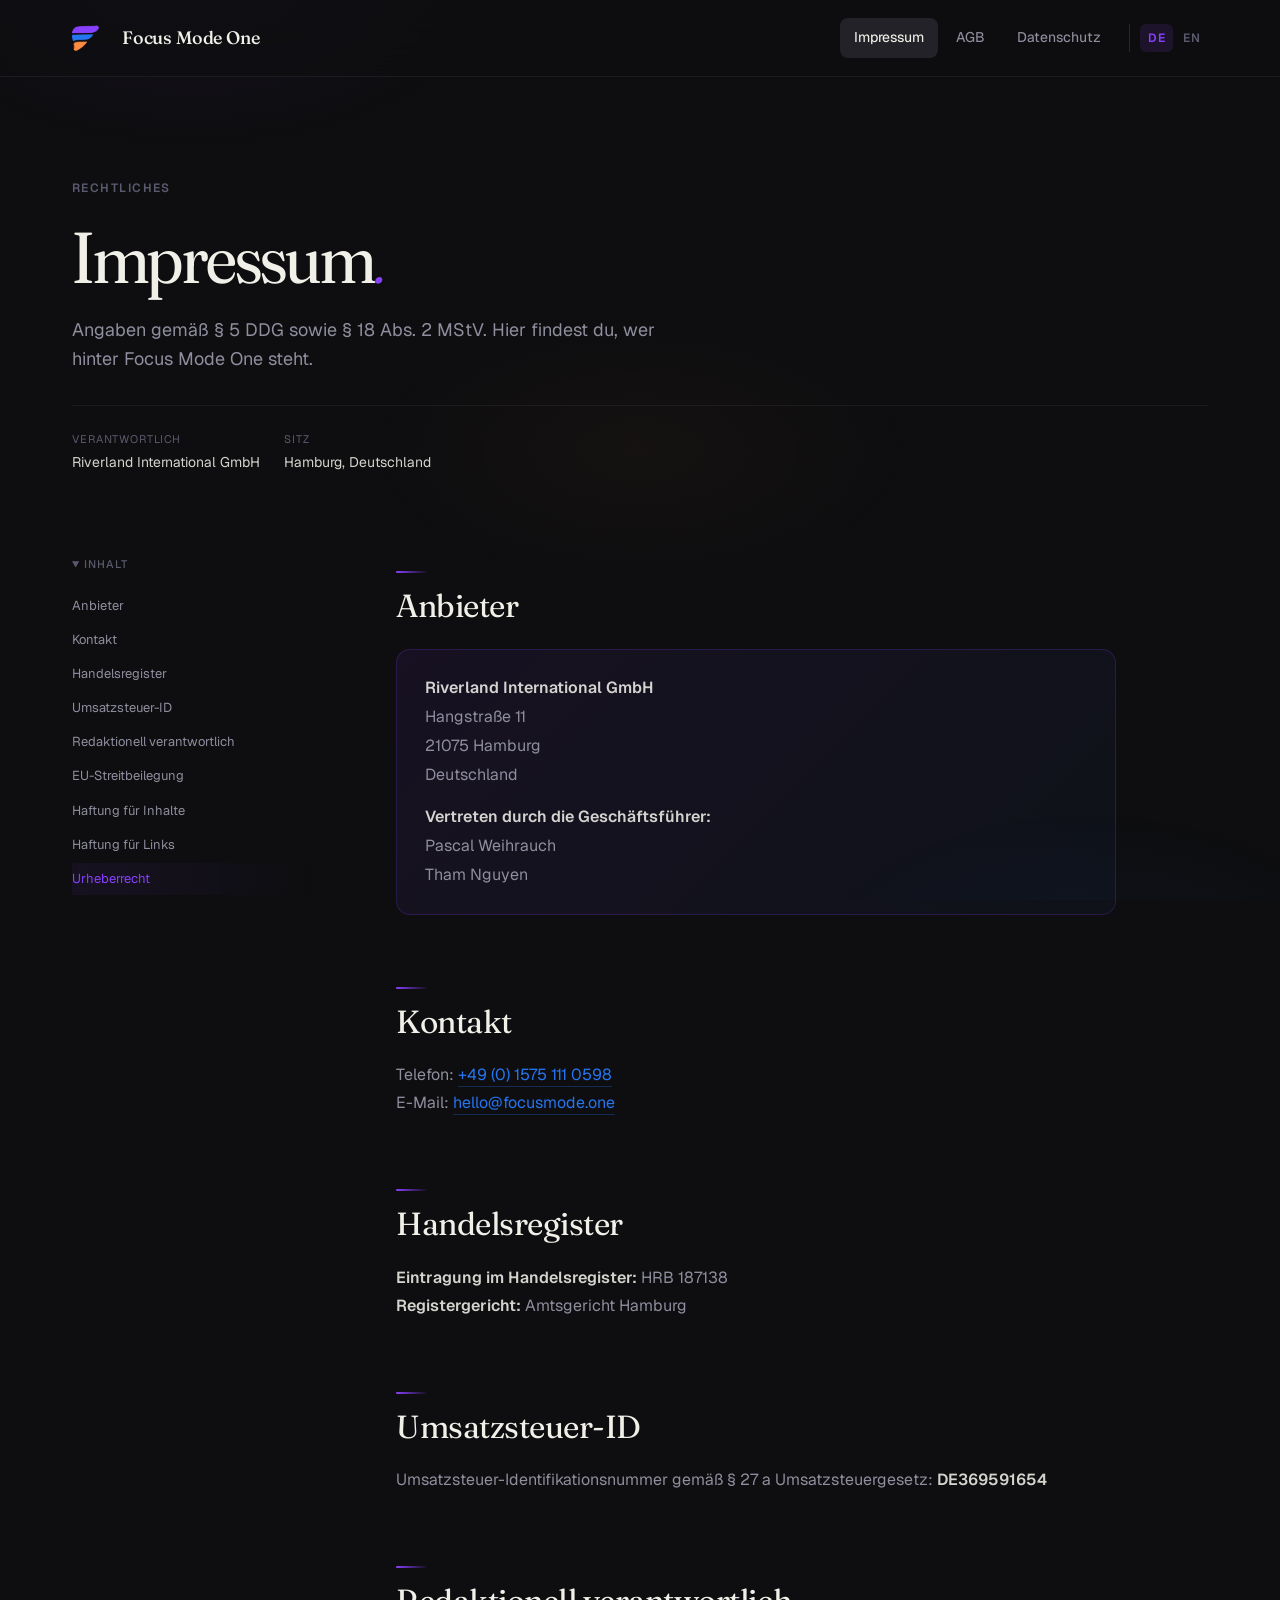
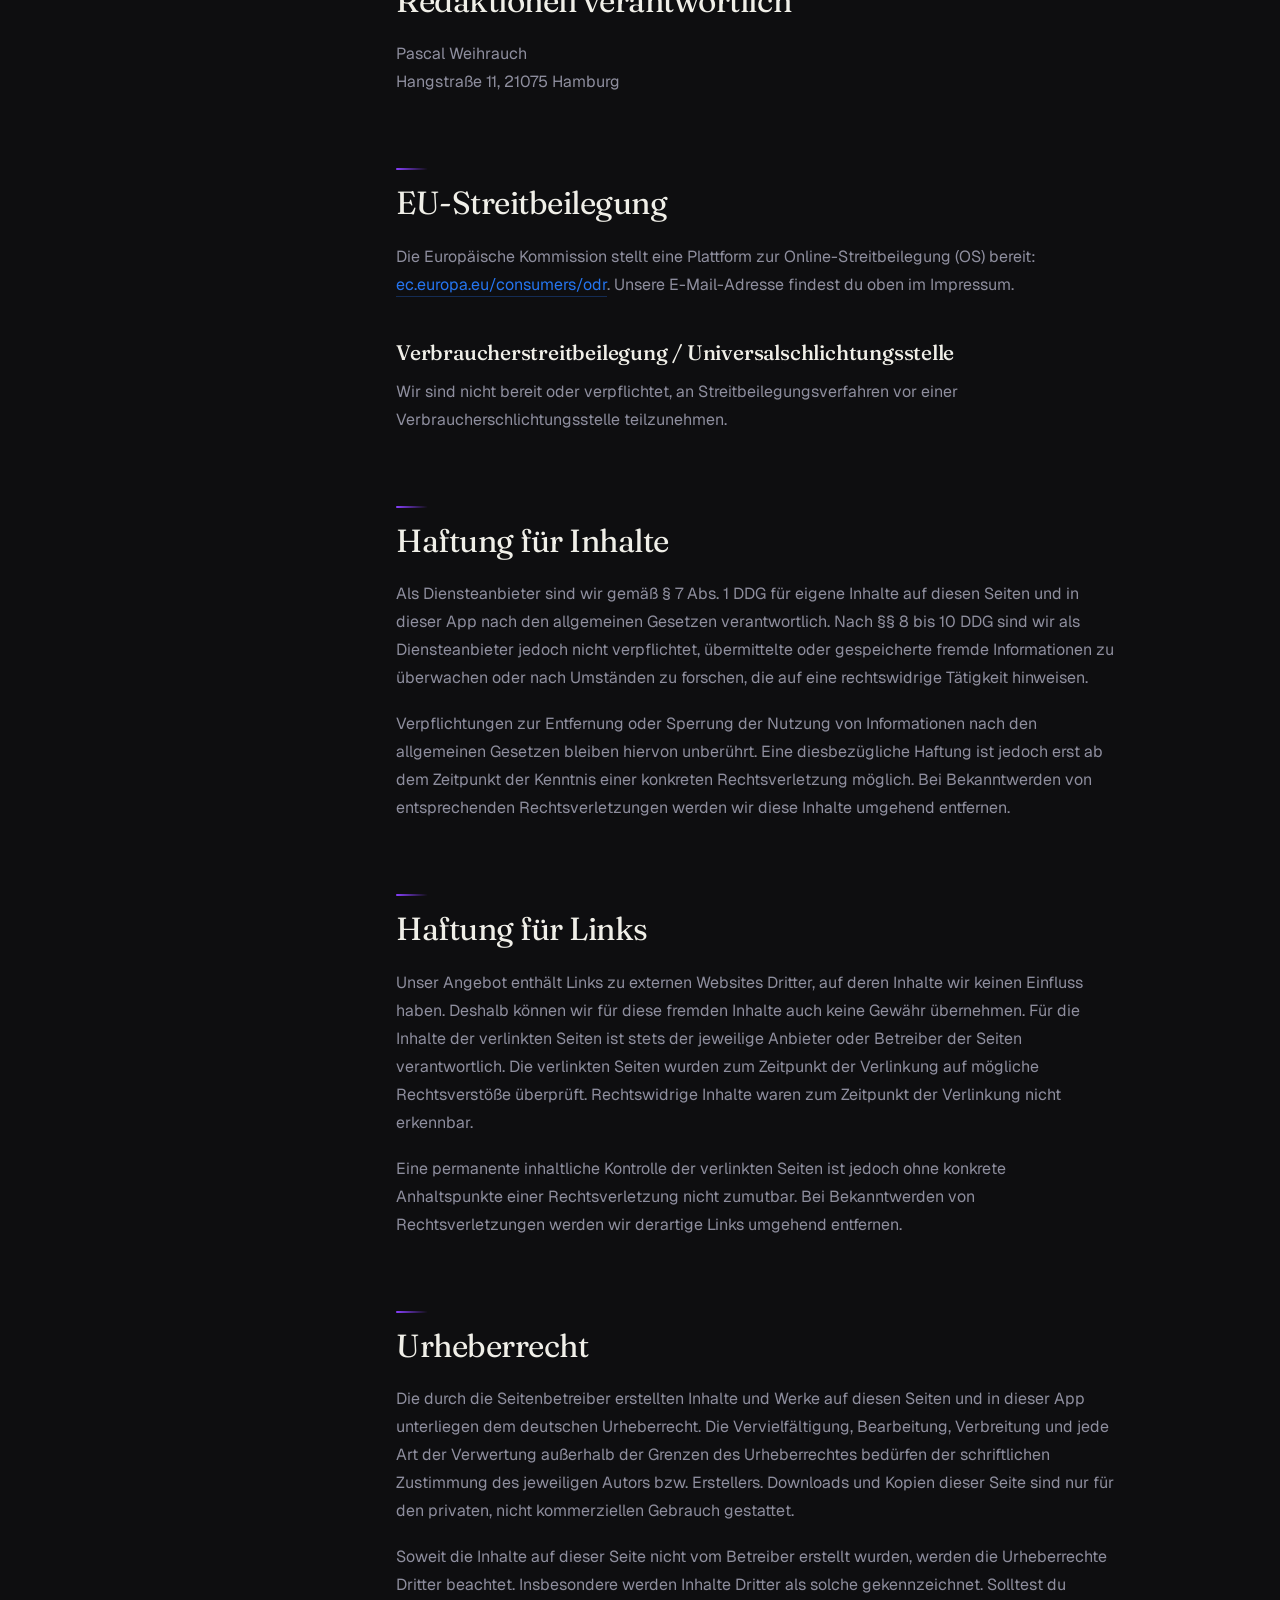
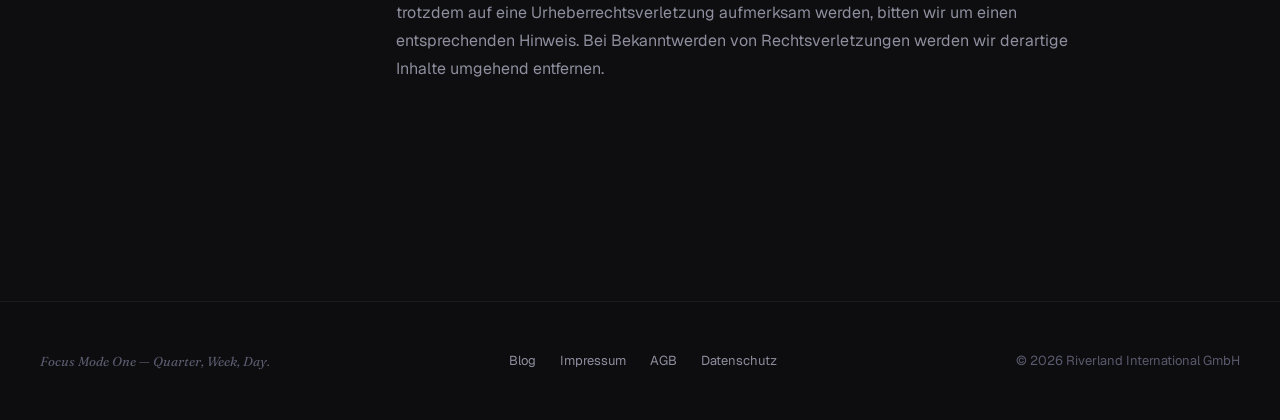
<file: impressum.html>
<!DOCTYPE html>
<html lang="de">
<head>
  <meta charset="UTF-8" />
  <meta name="viewport" content="width=device-width, initial-scale=1.0" />
  <title>Impressum — Focus Mode One</title>
  <meta name="description" content="Impressum und rechtliche Angaben zu Focus Mode One, der App für fokussiertes Planen in Quartalen, Wochen und Tagen." />
  <meta name="robots" content="index, follow" />

  <link rel="preconnect" href="https://fonts.googleapis.com" />
  <link rel="preconnect" href="https://fonts.gstatic.com" crossorigin />
  <link rel="stylesheet" href="https://fonts.googleapis.com/css2?family=Fraunces:ital,opsz,wght@0,9..144,300..600;1,9..144,300..600&family=Geist:wght@400;450;500;600&display=swap" />

  <link rel="icon" type="image/png" href="assets/icon_transparent.png" />
  <link rel="apple-touch-icon" href="assets/icon_transparent.png" />
  <link rel="stylesheet" href="assets/styles.css" />
</head>
<body>

  <header class="site-header">
    <div class="site-header__inner">
      <a href="index.html" class="site-header__brand" aria-label="Focus Mode One">
        <img src="assets/icon_transparent.png" alt="" width="28" height="28" style="width:28px;height:28px;border-radius:7px;vertical-align:middle;margin-right:10px;display:inline-block" />
        Focus Mode One
      </a>
      <nav class="site-header__nav" aria-label="Rechtliches">
        <a href="impressum.html" class="is-active">Impressum</a>
        <a href="agb.html">AGB</a>
        <a href="datenschutz.html">Datenschutz</a>
        <span style="display:inline-flex;gap:2px;margin-left:10px;padding-left:10px;border-left:1px solid rgba(240,239,232,0.12);align-self:center">
          <a href="impressum.html" style="padding:4px 8px;border-radius:6px;font-size:12px;font-weight:600;letter-spacing:0.04em;color:#8840FF;background:rgba(136,64,255,0.12);text-decoration:none">DE</a>
          <a href="imprint.html" style="padding:4px 8px;border-radius:6px;font-size:12px;font-weight:600;letter-spacing:0.04em;color:#5A5A6E;text-decoration:none">EN</a>
        </span>
      </nav>
    </div>
  </header>

  <section class="page-hero">
    <span class="page-hero__eyebrow">Rechtliches</span>
    <h1 class="page-hero__title">Impressum<em>.</em></h1>
    <p class="page-hero__lede">Angaben gemäß § 5 DDG sowie § 18 Abs. 2 MStV. Hier findest du, wer hinter Focus Mode One steht.</p>

    <div class="page-hero__meta">
      <div class="page-hero__meta-item">
        <span class="page-hero__meta-label">Verantwortlich</span>
        <span class="page-hero__meta-value">Riverland International GmbH</span>
      </div>
      <div class="page-hero__meta-item">
        <span class="page-hero__meta-label">Sitz</span>
        <span class="page-hero__meta-value">Hamburg, Deutschland</span>
      </div>
    </div>
  </section>

  <div class="page-layout">

    <aside class="toc" aria-label="Inhaltsverzeichnis">
      <details open>
        <summary class="toc__label">Inhalt</summary>
        <ul class="toc__list">
          <li><a href="#anbieter">Anbieter</a></li>
          <li><a href="#kontakt">Kontakt</a></li>
          <li><a href="#register">Handelsregister</a></li>
          <li><a href="#umsatzsteuer">Umsatzsteuer-ID</a></li>
          <li><a href="#redaktion">Redaktionell verantwortlich</a></li>
          <li><a href="#streitbeilegung">EU-Streitbeilegung</a></li>
          <li><a href="#haftung-inhalte">Haftung für Inhalte</a></li>
          <li><a href="#haftung-links">Haftung für Links</a></li>
          <li><a href="#urheberrecht">Urheberrecht</a></li>
        </ul>
      </details>
    </aside>

    <main class="content">

      <h2 id="anbieter">Anbieter</h2>
      <div class="callout callout--primary">
        <p style="margin:0;line-height:1.8">
          <strong>Riverland International GmbH</strong><br />
          Hangstraße 11<br />
          21075 Hamburg<br />
          Deutschland
        </p>
        <p style="margin-top:14px;margin-bottom:0;line-height:1.8">
          <strong>Vertreten durch die Geschäftsführer:</strong><br />
          Pascal Weihrauch<br />
          Tham Nguyen
        </p>
      </div>

      <h2 id="kontakt">Kontakt</h2>
      <p>
        Telefon: <a href="tel:+4915751110598">+49 (0) 1575 111 0598</a><br />
        E-Mail: <a href="mailto:hello@focusmode.one">hello@focusmode.one</a>
      </p>

      <h2 id="register">Handelsregister</h2>
      <p>
        <strong>Eintragung im Handelsregister:</strong> HRB 187138<br />
        <strong>Registergericht:</strong> Amtsgericht Hamburg
      </p>

      <h2 id="umsatzsteuer">Umsatzsteuer-ID</h2>
      <p>Umsatzsteuer-Identifikationsnummer gemäß § 27 a Umsatzsteuergesetz: <strong>DE369591654</strong></p>

      <h2 id="redaktion">Redaktionell verantwortlich</h2>
      <p>
        Pascal Weihrauch<br />
        Hangstraße 11, 21075 Hamburg
      </p>

      <h2 id="streitbeilegung">EU-Streitbeilegung</h2>
      <p>Die Europäische Kommission stellt eine Plattform zur Online-Streitbeilegung (OS) bereit: <a href="https://ec.europa.eu/consumers/odr/" target="_blank" rel="noopener noreferrer">ec.europa.eu/consumers/odr</a>. Unsere E-Mail-Adresse findest du oben im Impressum.</p>

      <h3>Verbraucherstreitbeilegung / Universalschlichtungsstelle</h3>
      <p>Wir sind nicht bereit oder verpflichtet, an Streitbeilegungsverfahren vor einer Verbraucherschlichtungsstelle teilzunehmen.</p>

      <h2 id="haftung-inhalte">Haftung für Inhalte</h2>
      <p>Als Diensteanbieter sind wir gemäß § 7 Abs. 1 DDG für eigene Inhalte auf diesen Seiten und in dieser App nach den allgemeinen Gesetzen verantwortlich. Nach §§ 8 bis 10 DDG sind wir als Diensteanbieter jedoch nicht verpflichtet, übermittelte oder gespeicherte fremde Informationen zu überwachen oder nach Umständen zu forschen, die auf eine rechtswidrige Tätigkeit hinweisen.</p>
      <p>Verpflichtungen zur Entfernung oder Sperrung der Nutzung von Informationen nach den allgemeinen Gesetzen bleiben hiervon unberührt. Eine diesbezügliche Haftung ist jedoch erst ab dem Zeitpunkt der Kenntnis einer konkreten Rechtsverletzung möglich. Bei Bekanntwerden von entsprechenden Rechtsverletzungen werden wir diese Inhalte umgehend entfernen.</p>

      <h2 id="haftung-links">Haftung für Links</h2>
      <p>Unser Angebot enthält Links zu externen Websites Dritter, auf deren Inhalte wir keinen Einfluss haben. Deshalb können wir für diese fremden Inhalte auch keine Gewähr übernehmen. Für die Inhalte der verlinkten Seiten ist stets der jeweilige Anbieter oder Betreiber der Seiten verantwortlich. Die verlinkten Seiten wurden zum Zeitpunkt der Verlinkung auf mögliche Rechtsverstöße überprüft. Rechtswidrige Inhalte waren zum Zeitpunkt der Verlinkung nicht erkennbar.</p>
      <p>Eine permanente inhaltliche Kontrolle der verlinkten Seiten ist jedoch ohne konkrete Anhaltspunkte einer Rechtsverletzung nicht zumutbar. Bei Bekanntwerden von Rechtsverletzungen werden wir derartige Links umgehend entfernen.</p>

      <h2 id="urheberrecht">Urheberrecht</h2>
      <p>Die durch die Seitenbetreiber erstellten Inhalte und Werke auf diesen Seiten und in dieser App unterliegen dem deutschen Urheberrecht. Die Vervielfältigung, Bearbeitung, Verbreitung und jede Art der Verwertung außerhalb der Grenzen des Urheberrechtes bedürfen der schriftlichen Zustimmung des jeweiligen Autors bzw. Erstellers. Downloads und Kopien dieser Seite sind nur für den privaten, nicht kommerziellen Gebrauch gestattet.</p>
      <p>Soweit die Inhalte auf dieser Seite nicht vom Betreiber erstellt wurden, werden die Urheberrechte Dritter beachtet. Insbesondere werden Inhalte Dritter als solche gekennzeichnet. Solltest du trotzdem auf eine Urheberrechtsverletzung aufmerksam werden, bitten wir um einen entsprechenden Hinweis. Bei Bekanntwerden von Rechtsverletzungen werden wir derartige Inhalte umgehend entfernen.</p>

    </main>
  </div>

  <footer class="site-footer">
    <div class="site-footer__inner">
      <span class="site-footer__tagline">Focus Mode One — Quarter, Week, Day.</span>
      <div class="site-footer__links">
        <a href="https://blog.focusmode.one">Blog</a>
        <a href="impressum.html">Impressum</a>
        <a href="agb.html">AGB</a>
        <a href="datenschutz.html">Datenschutz</a>
      </div>
      <span>© 2026 Riverland International GmbH</span>
    </div>
  </footer>

  <script src="assets/scroll-spy.js" defer></script>
</body>
</html>
</file>
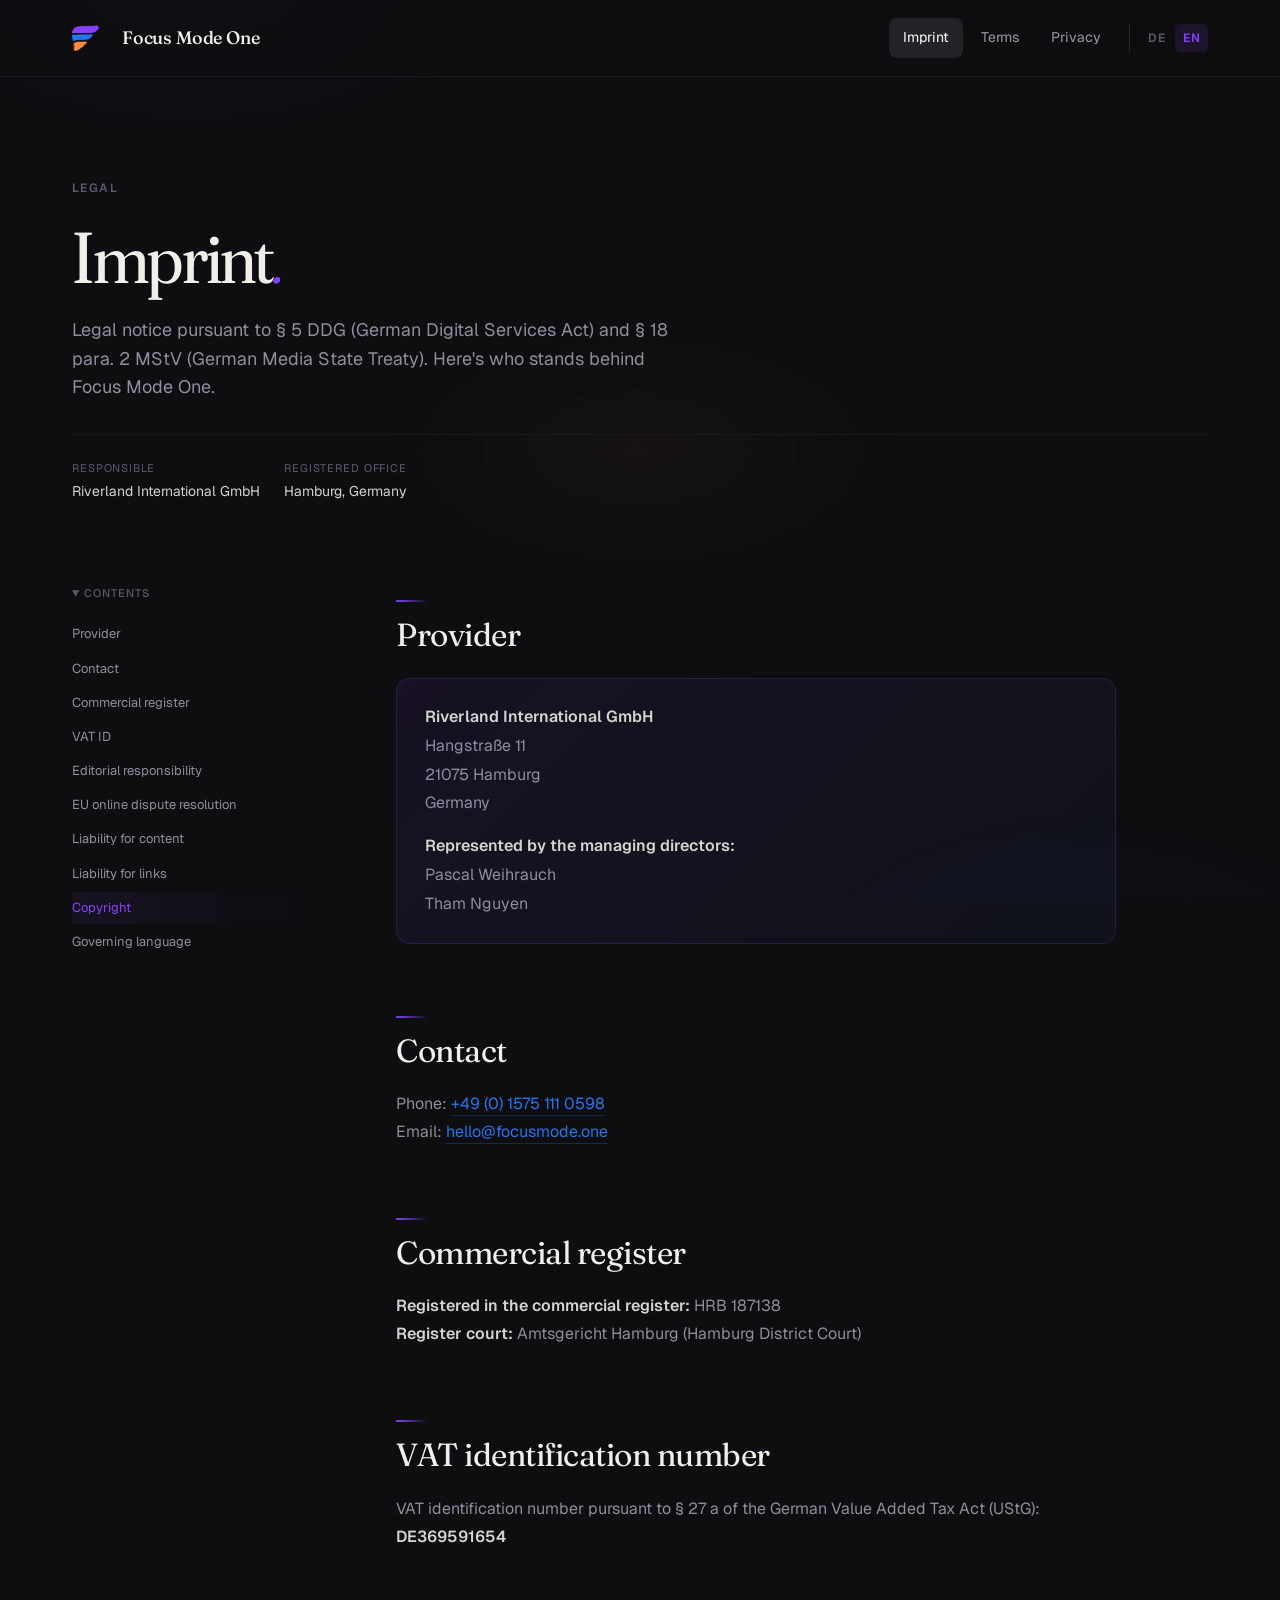
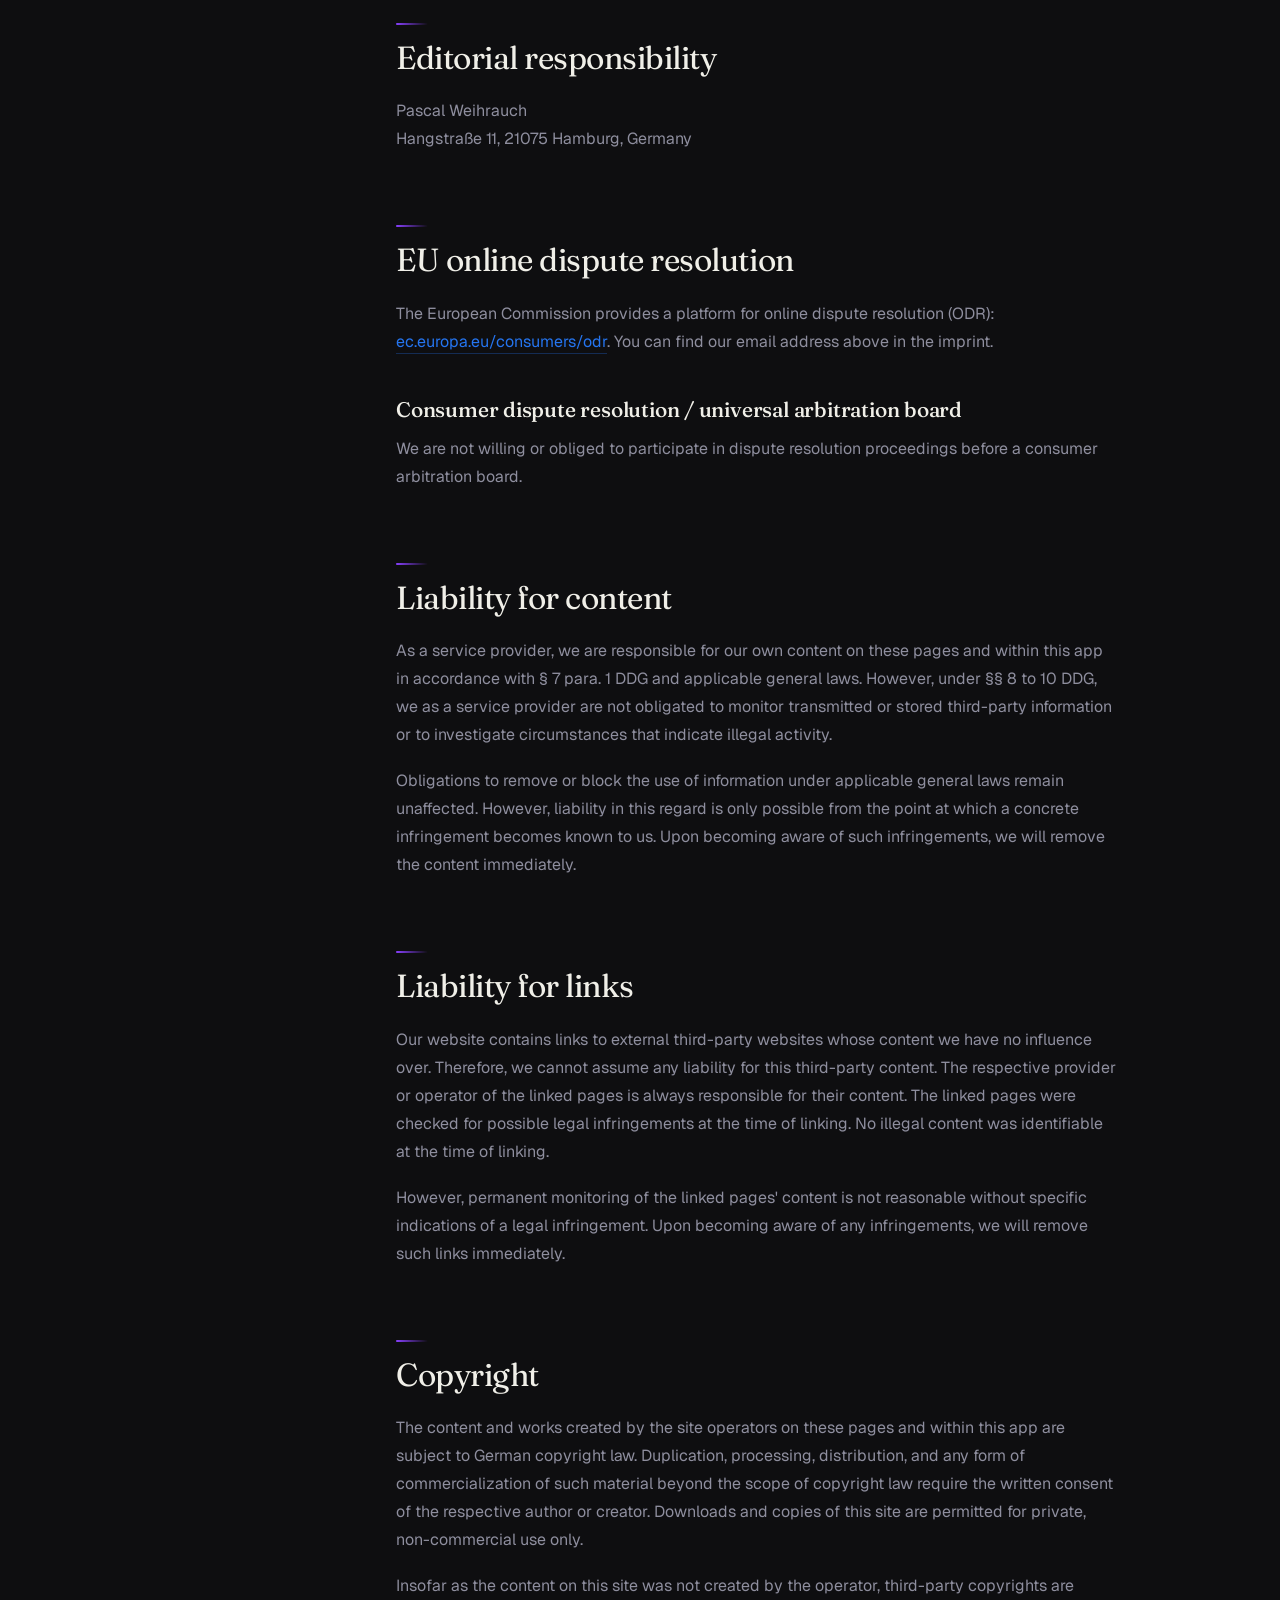
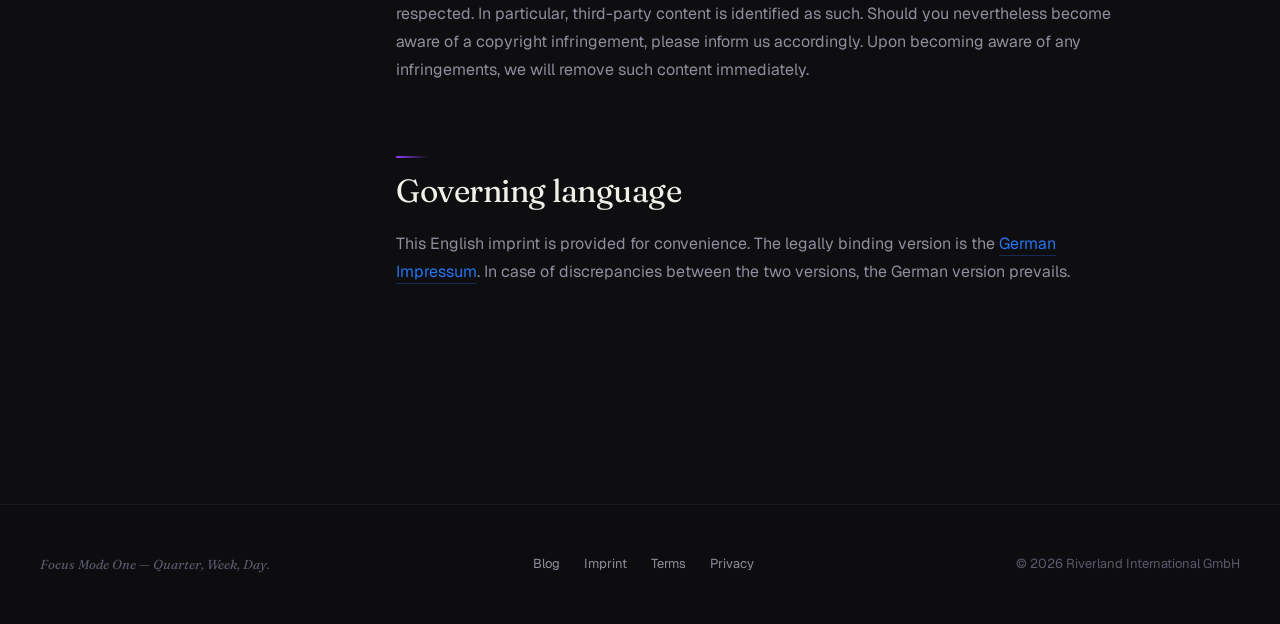
<file: imprint.html>
<!DOCTYPE html>
<html lang="en">
<head>
  <meta charset="UTF-8" />
  <meta name="viewport" content="width=device-width, initial-scale=1.0" />
  <title>Imprint — Focus Mode One</title>
  <meta name="description" content="Imprint and legal information for Focus Mode One — the iOS app for focused planning in quarters, weeks, and days." />
  <meta name="robots" content="index, follow" />

  <link rel="preconnect" href="https://fonts.googleapis.com" />
  <link rel="preconnect" href="https://fonts.gstatic.com" crossorigin />
  <link rel="stylesheet" href="https://fonts.googleapis.com/css2?family=Fraunces:ital,opsz,wght@0,9..144,300..600;1,9..144,300..600&family=Geist:wght@400;450;500;600&display=swap" />

  <link rel="icon" type="image/png" href="assets/icon_transparent.png" />
  <link rel="apple-touch-icon" href="assets/icon_transparent.png" />
  <link rel="stylesheet" href="assets/styles.css" />
</head>
<body>

  <header class="site-header">
    <div class="site-header__inner">
      <a href="index.html" class="site-header__brand" aria-label="Focus Mode One">
        <img src="assets/icon_transparent.png" alt="" width="28" height="28" style="width:28px;height:28px;border-radius:7px;vertical-align:middle;margin-right:10px;display:inline-block" />
        Focus Mode One
      </a>
      <nav class="site-header__nav" aria-label="Legal">
        <a href="imprint.html" class="is-active">Imprint</a>
        <a href="terms.html">Terms</a>
        <a href="privacy.html">Privacy</a>
        <span style="display:inline-flex;gap:2px;margin-left:10px;padding-left:10px;border-left:1px solid rgba(240,239,232,0.12);align-self:center">
          <a href="impressum.html" style="padding:4px 8px;border-radius:6px;font-size:12px;font-weight:600;letter-spacing:0.04em;color:#5A5A6E;text-decoration:none">DE</a>
          <a href="imprint.html" style="padding:4px 8px;border-radius:6px;font-size:12px;font-weight:600;letter-spacing:0.04em;color:#8840FF;background:rgba(136,64,255,0.12);text-decoration:none">EN</a>
        </span>
      </nav>
    </div>
  </header>

  <section class="page-hero">
    <span class="page-hero__eyebrow">Legal</span>
    <h1 class="page-hero__title">Imprint<em>.</em></h1>
    <p class="page-hero__lede">Legal notice pursuant to § 5 DDG (German Digital Services Act) and § 18 para. 2 MStV (German Media State Treaty). Here's who stands behind Focus Mode One.</p>

    <div class="page-hero__meta">
      <div class="page-hero__meta-item">
        <span class="page-hero__meta-label">Responsible</span>
        <span class="page-hero__meta-value">Riverland International GmbH</span>
      </div>
      <div class="page-hero__meta-item">
        <span class="page-hero__meta-label">Registered office</span>
        <span class="page-hero__meta-value">Hamburg, Germany</span>
      </div>
    </div>
  </section>

  <div class="page-layout">

    <aside class="toc" aria-label="Table of contents">
      <details open>
        <summary class="toc__label">Contents</summary>
        <ul class="toc__list">
          <li><a href="#provider">Provider</a></li>
          <li><a href="#contact">Contact</a></li>
          <li><a href="#register">Commercial register</a></li>
          <li><a href="#vat">VAT ID</a></li>
          <li><a href="#editorial">Editorial responsibility</a></li>
          <li><a href="#odr">EU online dispute resolution</a></li>
          <li><a href="#liability-content">Liability for content</a></li>
          <li><a href="#liability-links">Liability for links</a></li>
          <li><a href="#copyright">Copyright</a></li>
          <li><a href="#governing-language">Governing language</a></li>
        </ul>
      </details>
    </aside>

    <main class="content">

      <h2 id="provider">Provider</h2>
      <div class="callout callout--primary">
        <p style="margin:0;line-height:1.8">
          <strong>Riverland International GmbH</strong><br />
          Hangstraße 11<br />
          21075 Hamburg<br />
          Germany
        </p>
        <p style="margin-top:14px;margin-bottom:0;line-height:1.8">
          <strong>Represented by the managing directors:</strong><br />
          Pascal Weihrauch<br />
          Tham Nguyen
        </p>
      </div>

      <h2 id="contact">Contact</h2>
      <p>
        Phone: <a href="tel:+4915751110598">+49 (0) 1575 111 0598</a><br />
        Email: <a href="mailto:hello@focusmode.one">hello@focusmode.one</a>
      </p>

      <h2 id="register">Commercial register</h2>
      <p>
        <strong>Registered in the commercial register:</strong> HRB 187138<br />
        <strong>Register court:</strong> Amtsgericht Hamburg (Hamburg District Court)
      </p>

      <h2 id="vat">VAT identification number</h2>
      <p>VAT identification number pursuant to § 27 a of the German Value Added Tax Act (UStG): <strong>DE369591654</strong></p>

      <h2 id="editorial">Editorial responsibility</h2>
      <p>
        Pascal Weihrauch<br />
        Hangstraße 11, 21075 Hamburg, Germany
      </p>

      <h2 id="odr">EU online dispute resolution</h2>
      <p>The European Commission provides a platform for online dispute resolution (ODR): <a href="https://ec.europa.eu/consumers/odr/" target="_blank" rel="noopener noreferrer">ec.europa.eu/consumers/odr</a>. You can find our email address above in the imprint.</p>

      <h3>Consumer dispute resolution / universal arbitration board</h3>
      <p>We are not willing or obliged to participate in dispute resolution proceedings before a consumer arbitration board.</p>

      <h2 id="liability-content">Liability for content</h2>
      <p>As a service provider, we are responsible for our own content on these pages and within this app in accordance with § 7 para. 1 DDG and applicable general laws. However, under §§ 8 to 10 DDG, we as a service provider are not obligated to monitor transmitted or stored third-party information or to investigate circumstances that indicate illegal activity.</p>
      <p>Obligations to remove or block the use of information under applicable general laws remain unaffected. However, liability in this regard is only possible from the point at which a concrete infringement becomes known to us. Upon becoming aware of such infringements, we will remove the content immediately.</p>

      <h2 id="liability-links">Liability for links</h2>
      <p>Our website contains links to external third-party websites whose content we have no influence over. Therefore, we cannot assume any liability for this third-party content. The respective provider or operator of the linked pages is always responsible for their content. The linked pages were checked for possible legal infringements at the time of linking. No illegal content was identifiable at the time of linking.</p>
      <p>However, permanent monitoring of the linked pages' content is not reasonable without specific indications of a legal infringement. Upon becoming aware of any infringements, we will remove such links immediately.</p>

      <h2 id="copyright">Copyright</h2>
      <p>The content and works created by the site operators on these pages and within this app are subject to German copyright law. Duplication, processing, distribution, and any form of commercialization of such material beyond the scope of copyright law require the written consent of the respective author or creator. Downloads and copies of this site are permitted for private, non-commercial use only.</p>
      <p>Insofar as the content on this site was not created by the operator, third-party copyrights are respected. In particular, third-party content is identified as such. Should you nevertheless become aware of a copyright infringement, please inform us accordingly. Upon becoming aware of any infringements, we will remove such content immediately.</p>

      <h2 id="governing-language">Governing language</h2>
      <p>This English imprint is provided for convenience. The legally binding version is the <a href="impressum.html">German Impressum</a>. In case of discrepancies between the two versions, the German version prevails.</p>

    </main>
  </div>

  <footer class="site-footer">
    <div class="site-footer__inner">
      <span class="site-footer__tagline">Focus Mode One — Quarter, Week, Day.</span>
      <div class="site-footer__links">
        <a href="https://blog.focusmode.one">Blog</a>
        <a href="imprint.html">Imprint</a>
        <a href="terms.html">Terms</a>
        <a href="privacy.html">Privacy</a>
      </div>
      <span>© 2026 Riverland International GmbH</span>
    </div>
  </footer>

  <script src="assets/scroll-spy.js" defer></script>
</body>
</html>
</file>
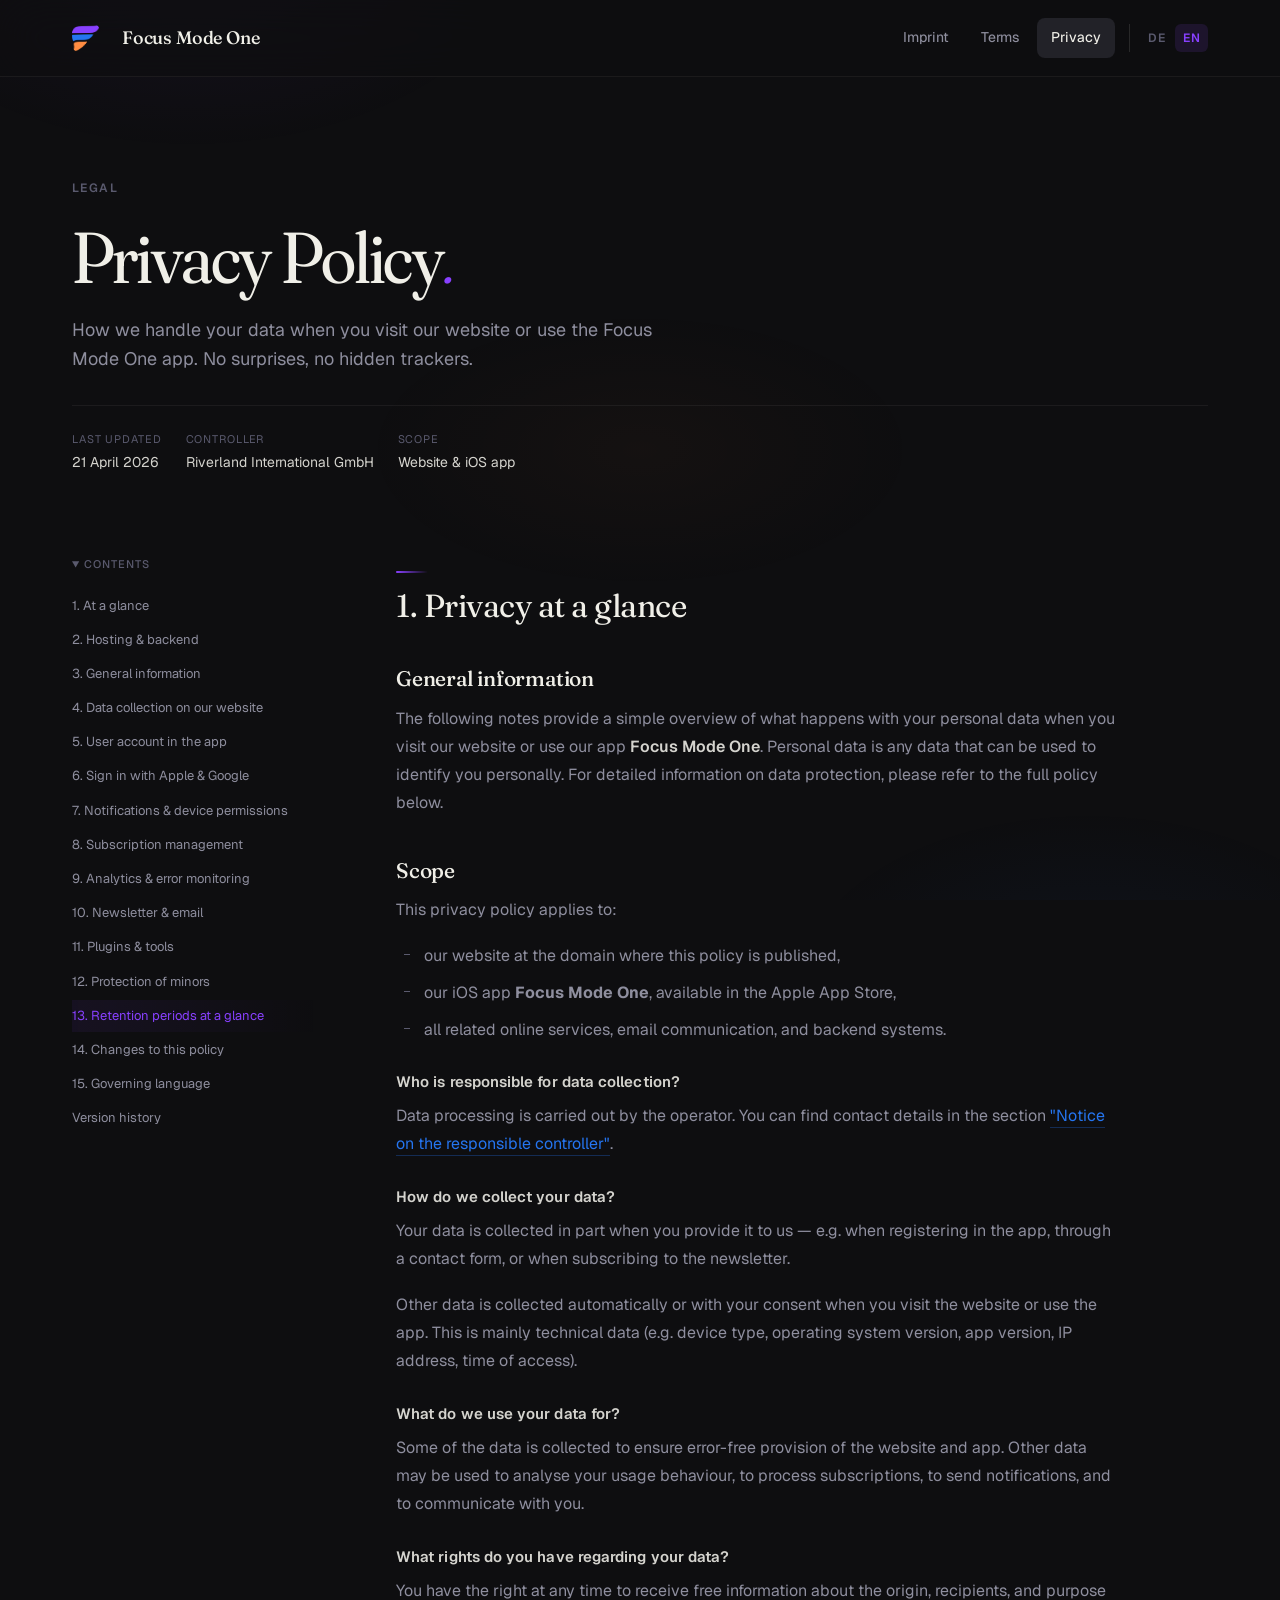
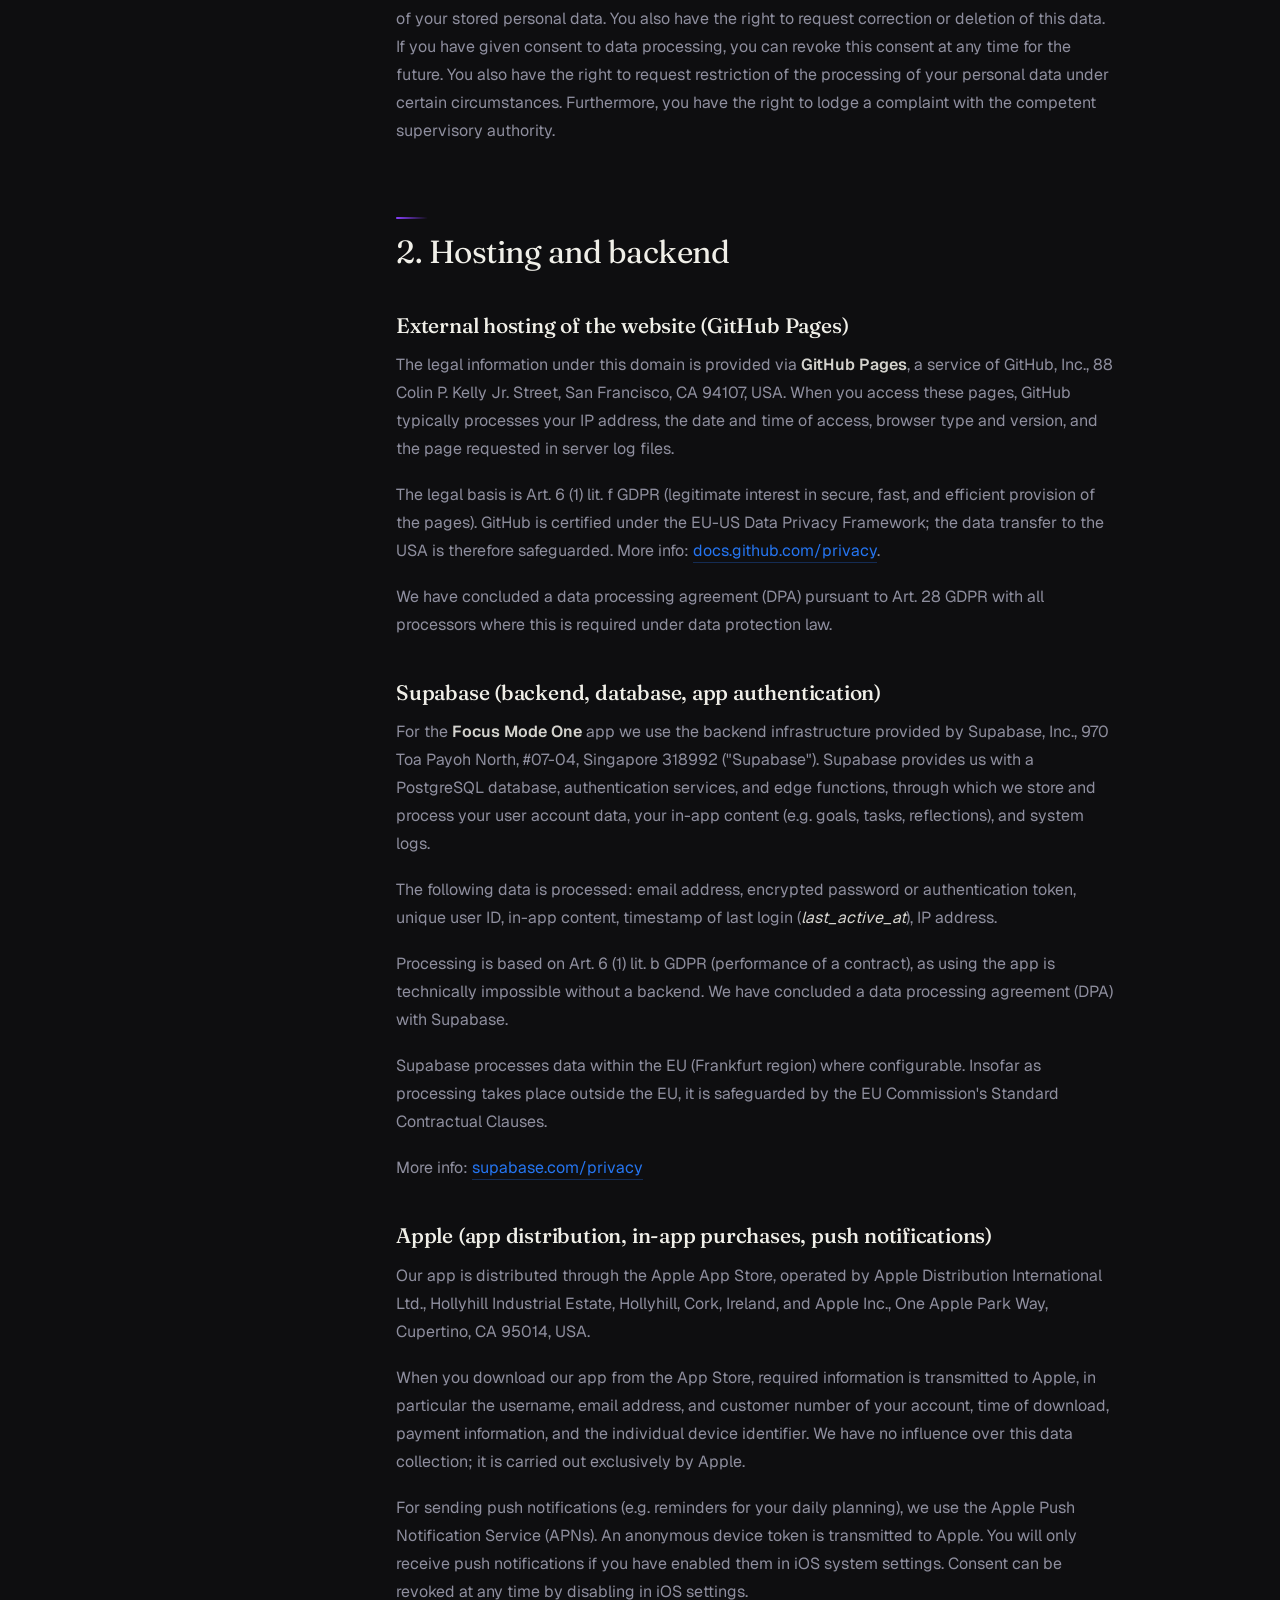
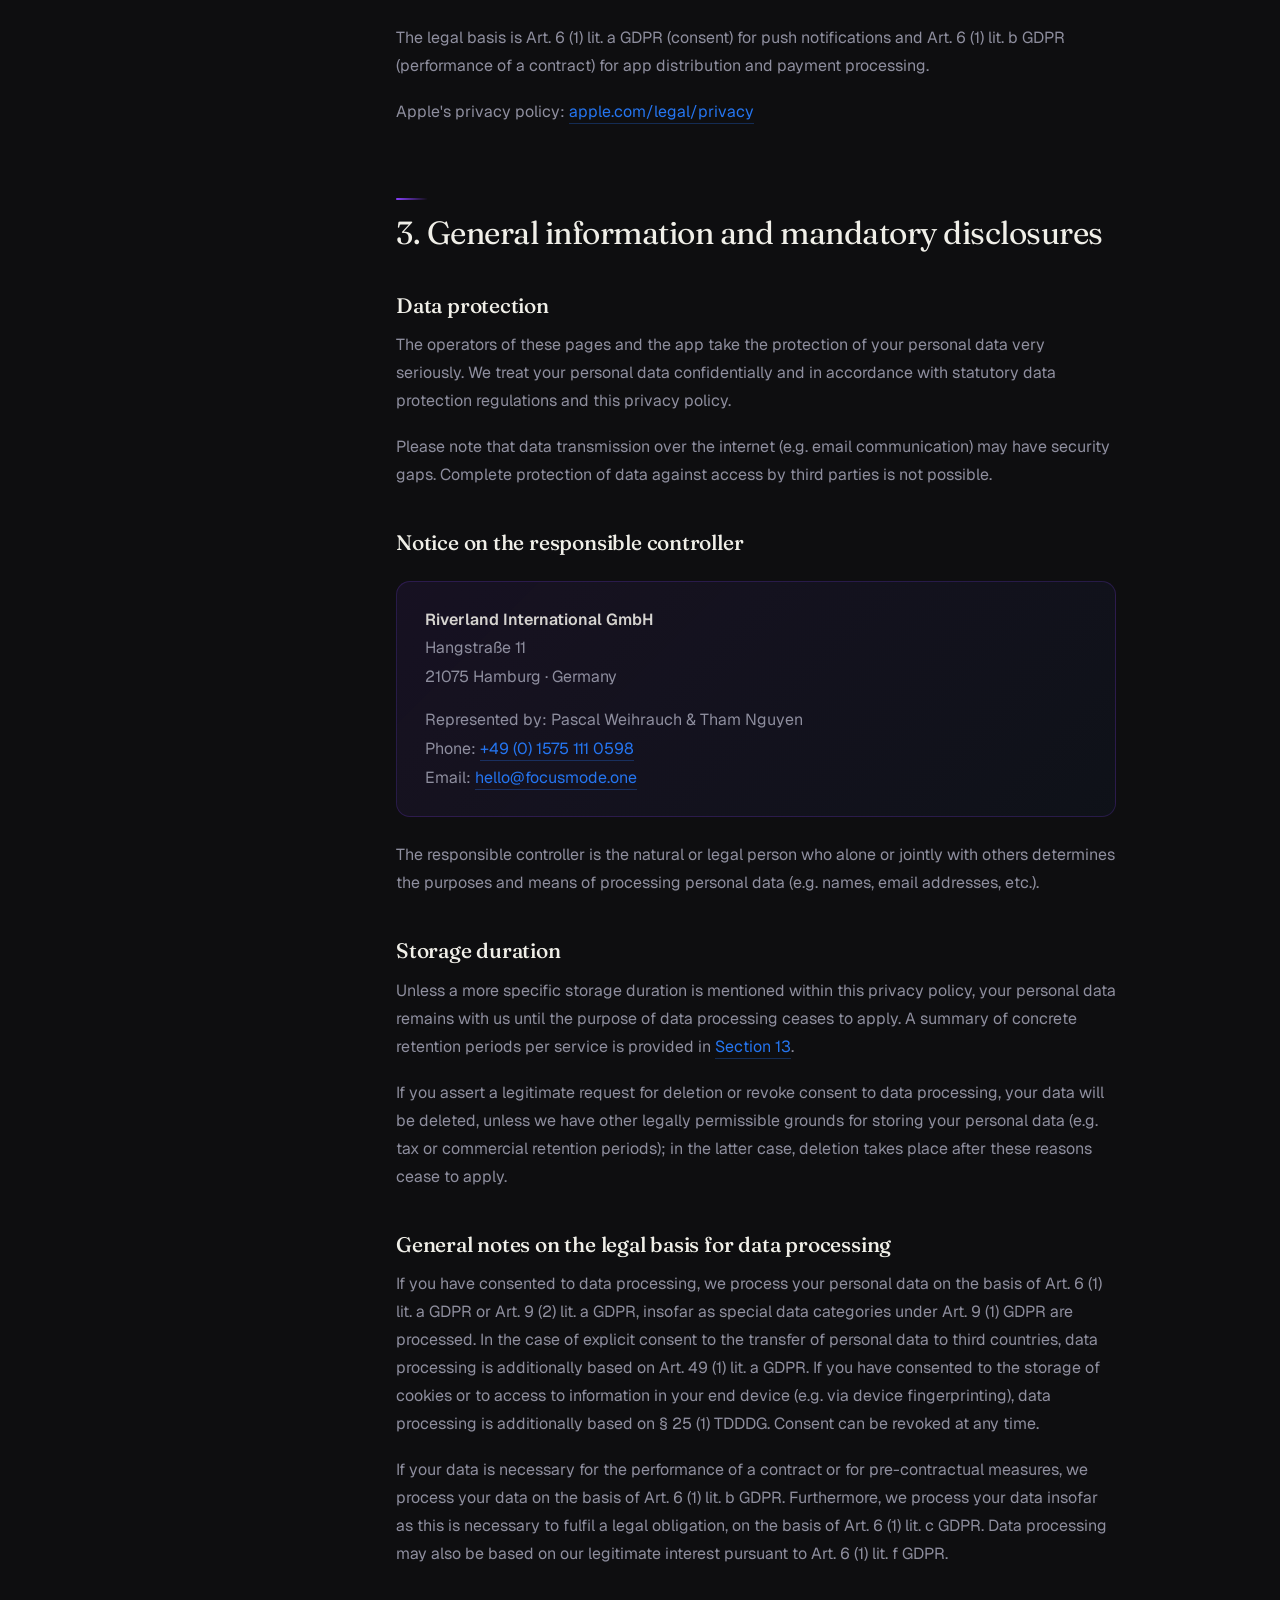
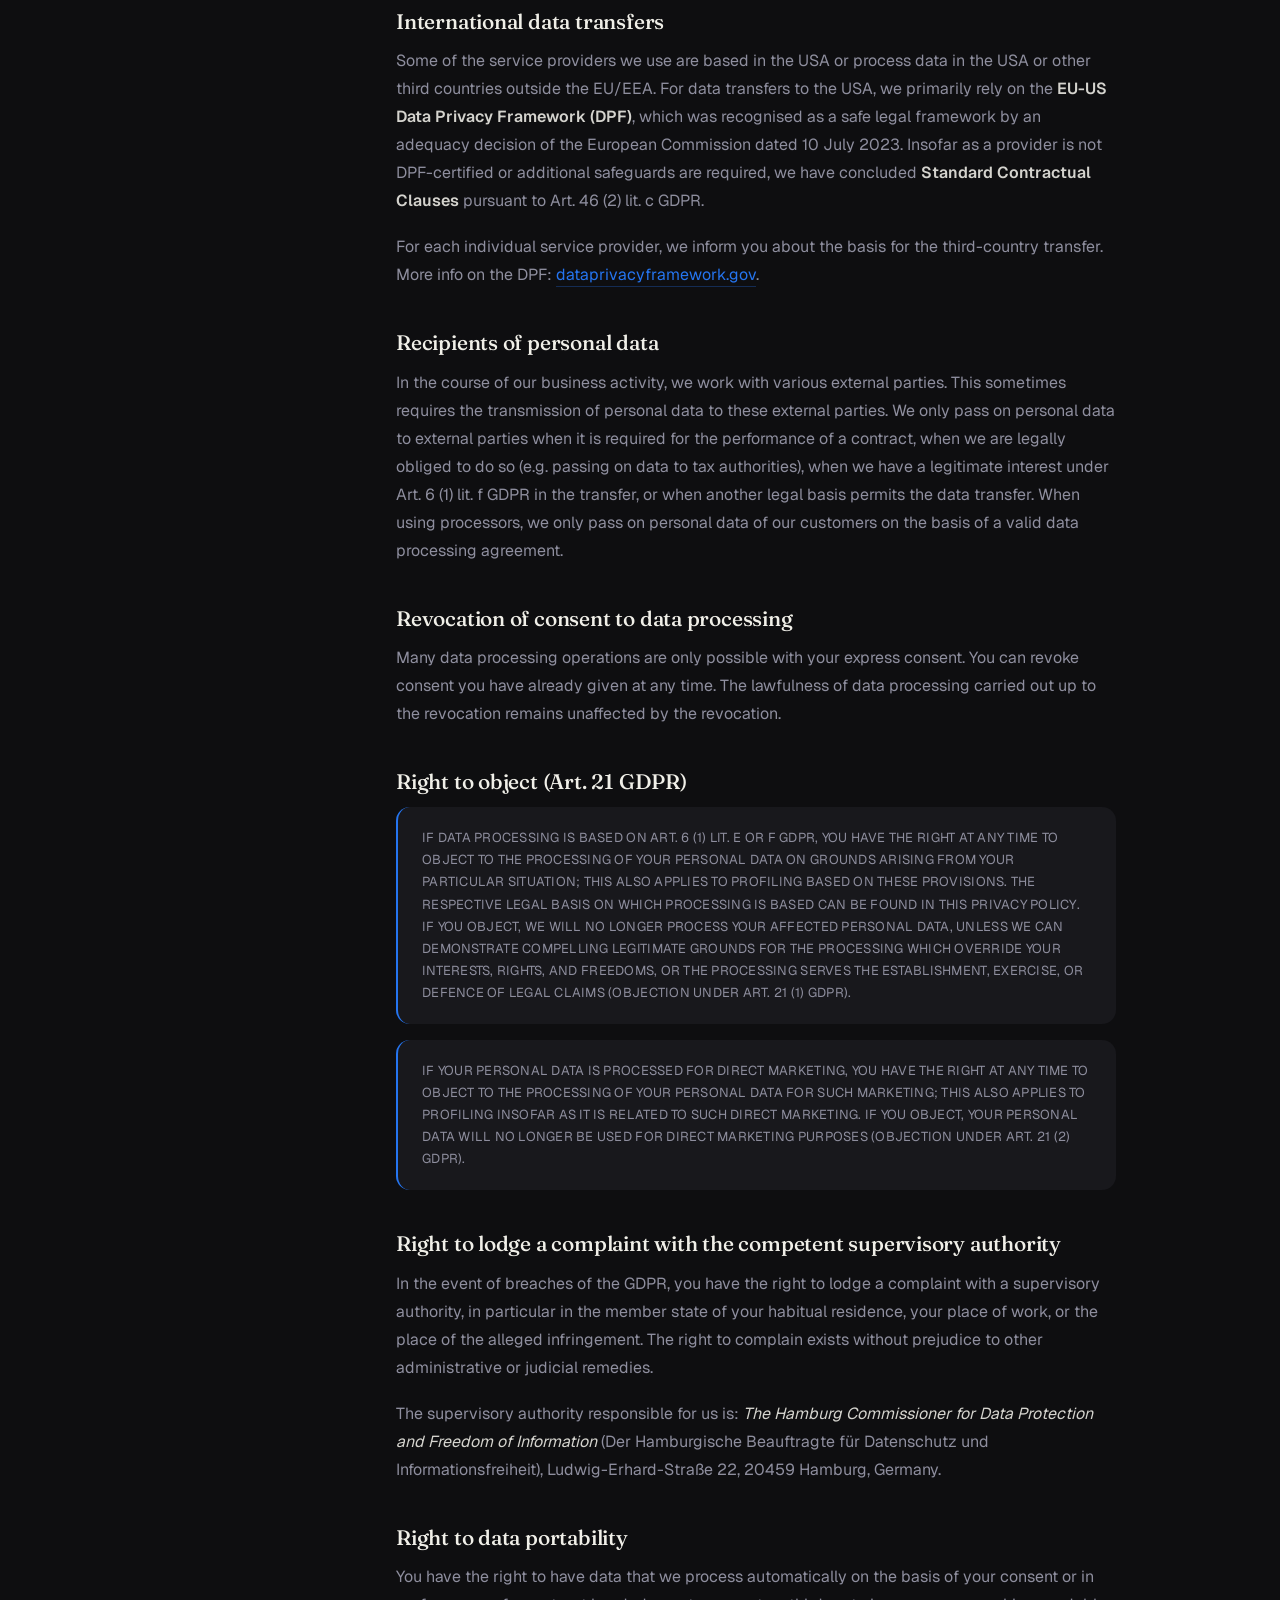
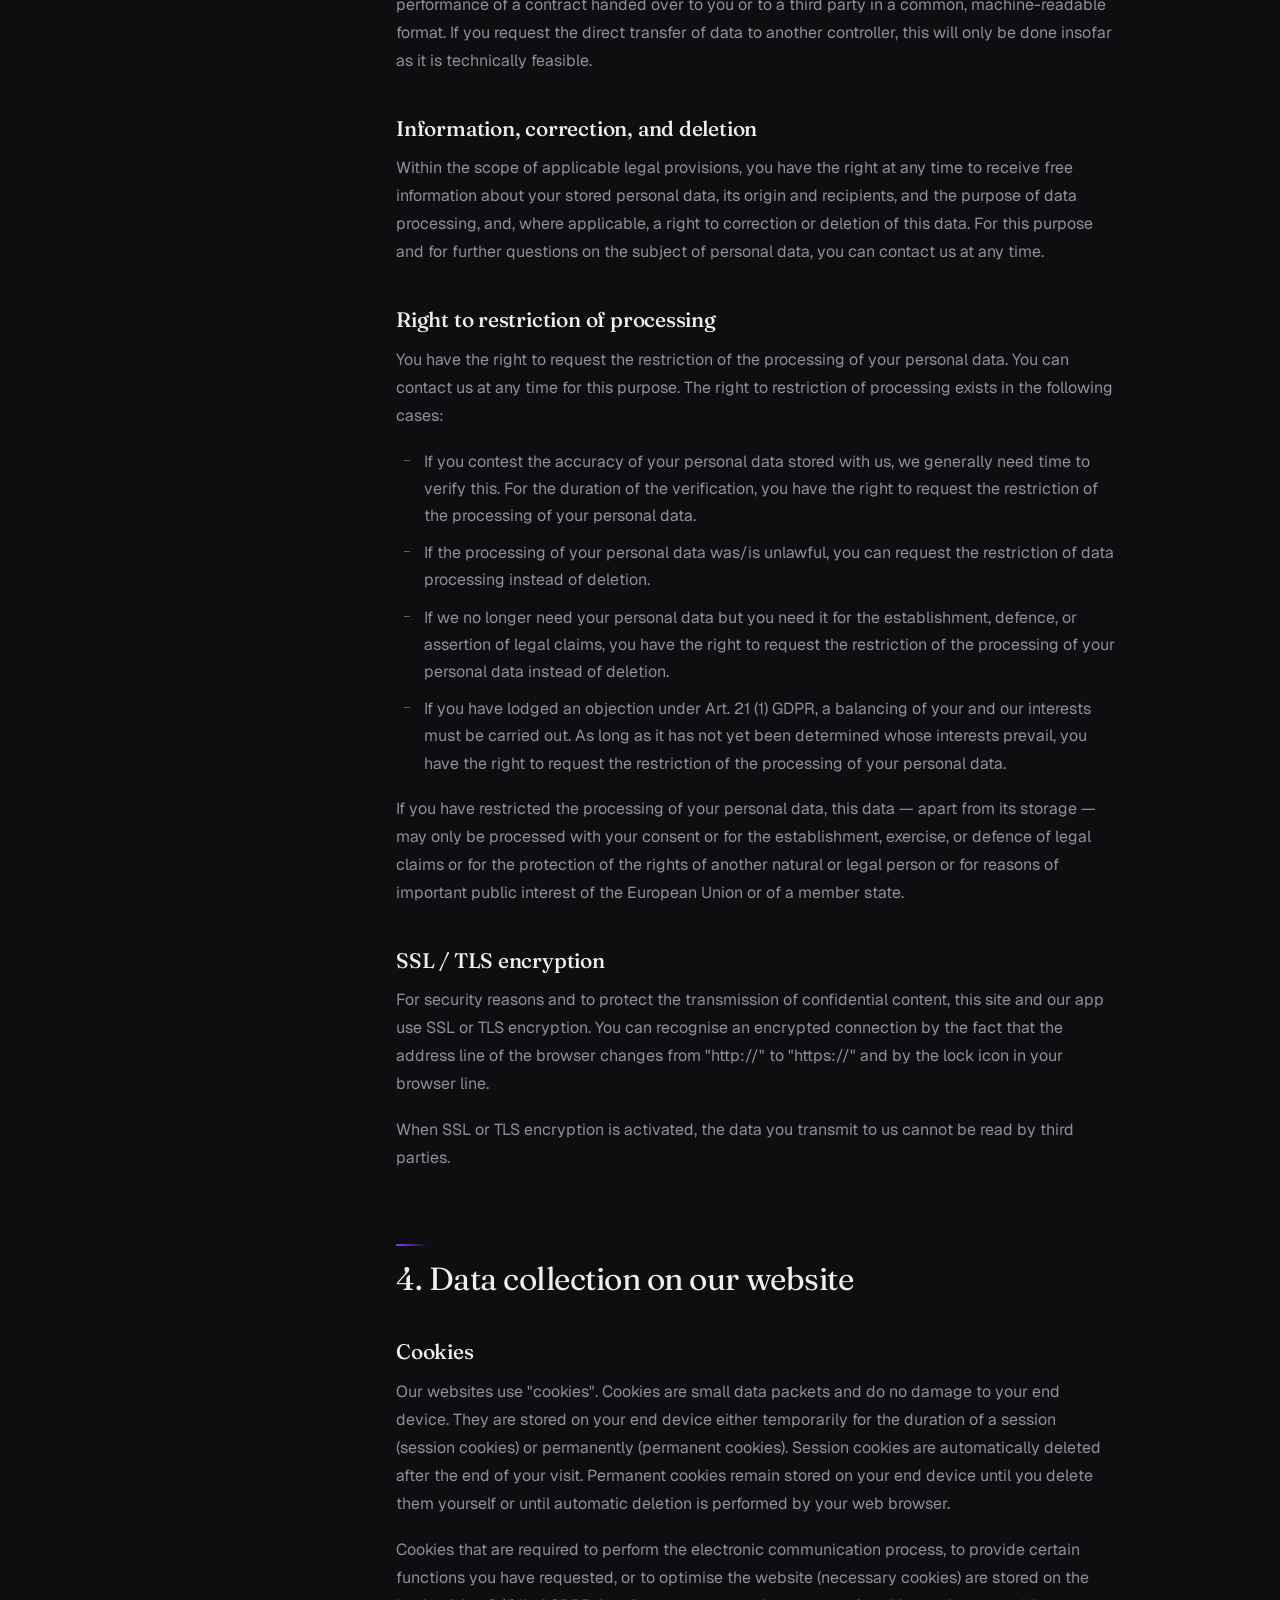
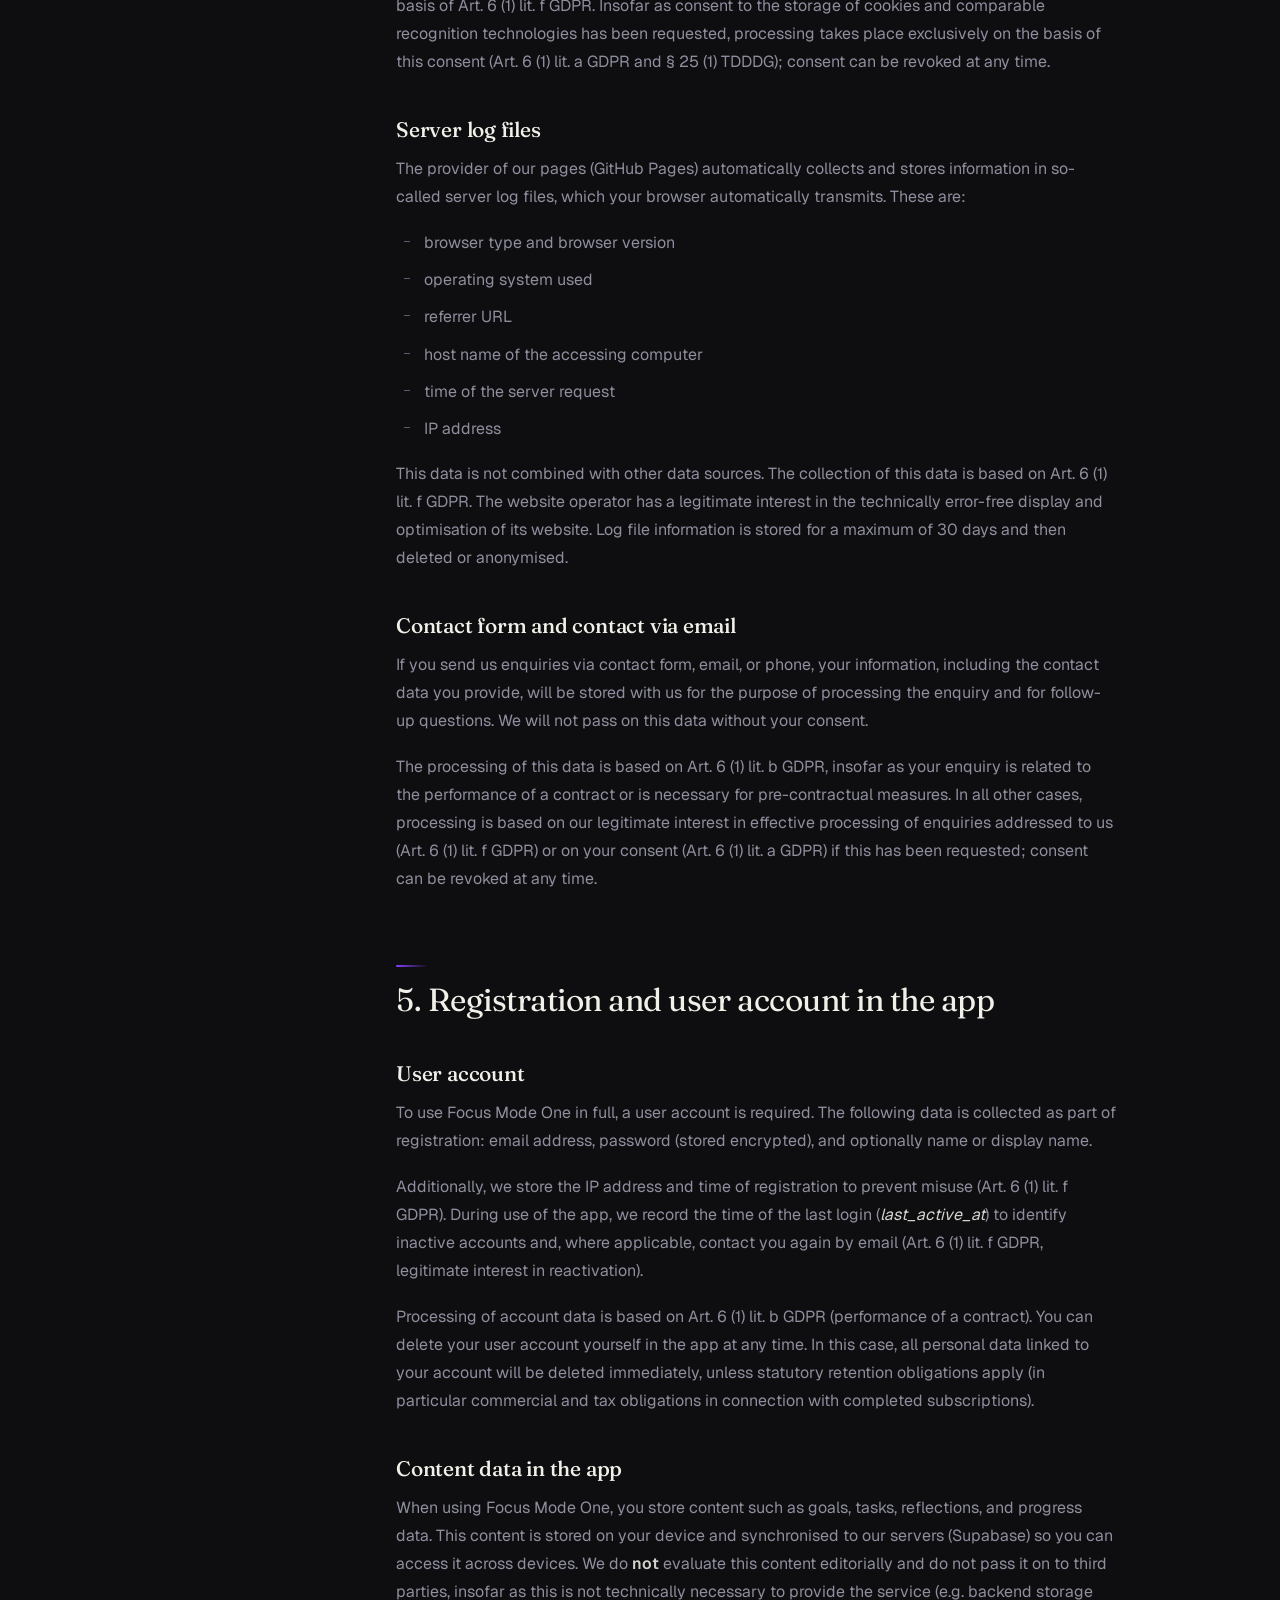
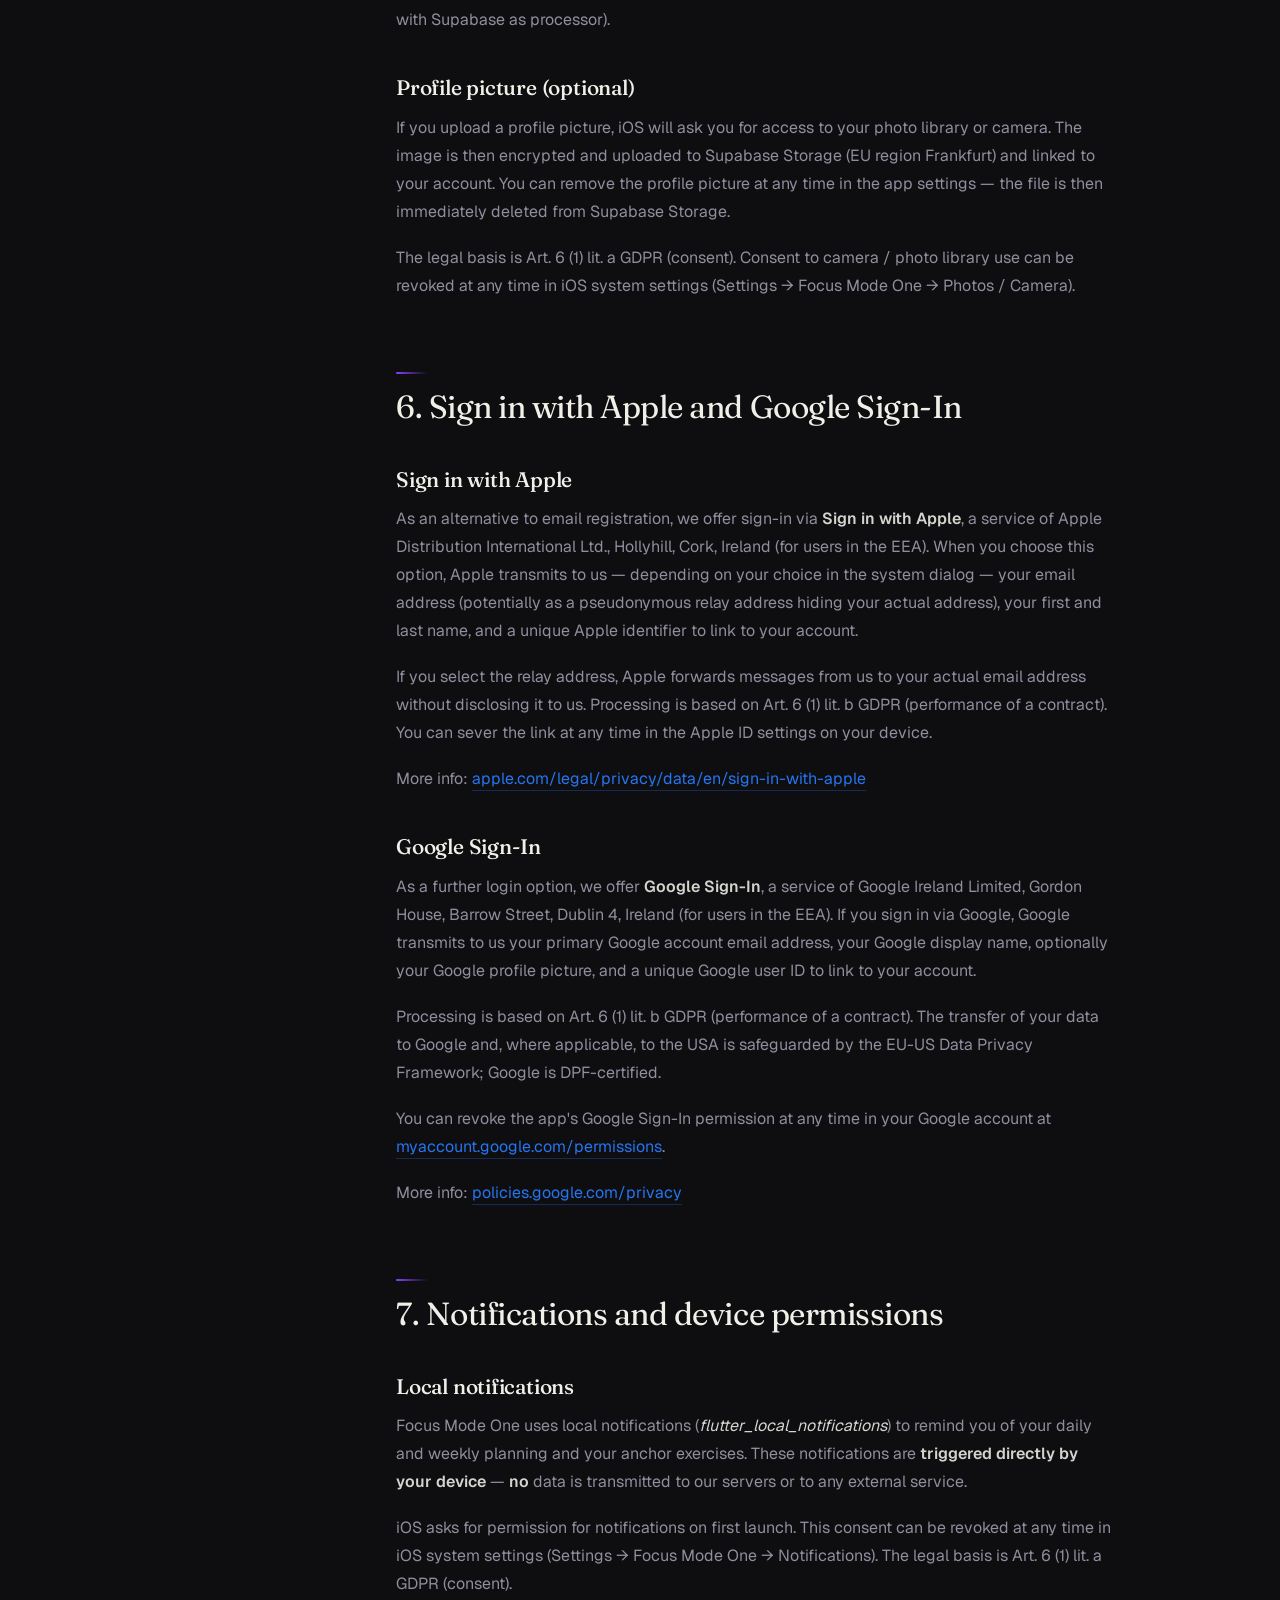
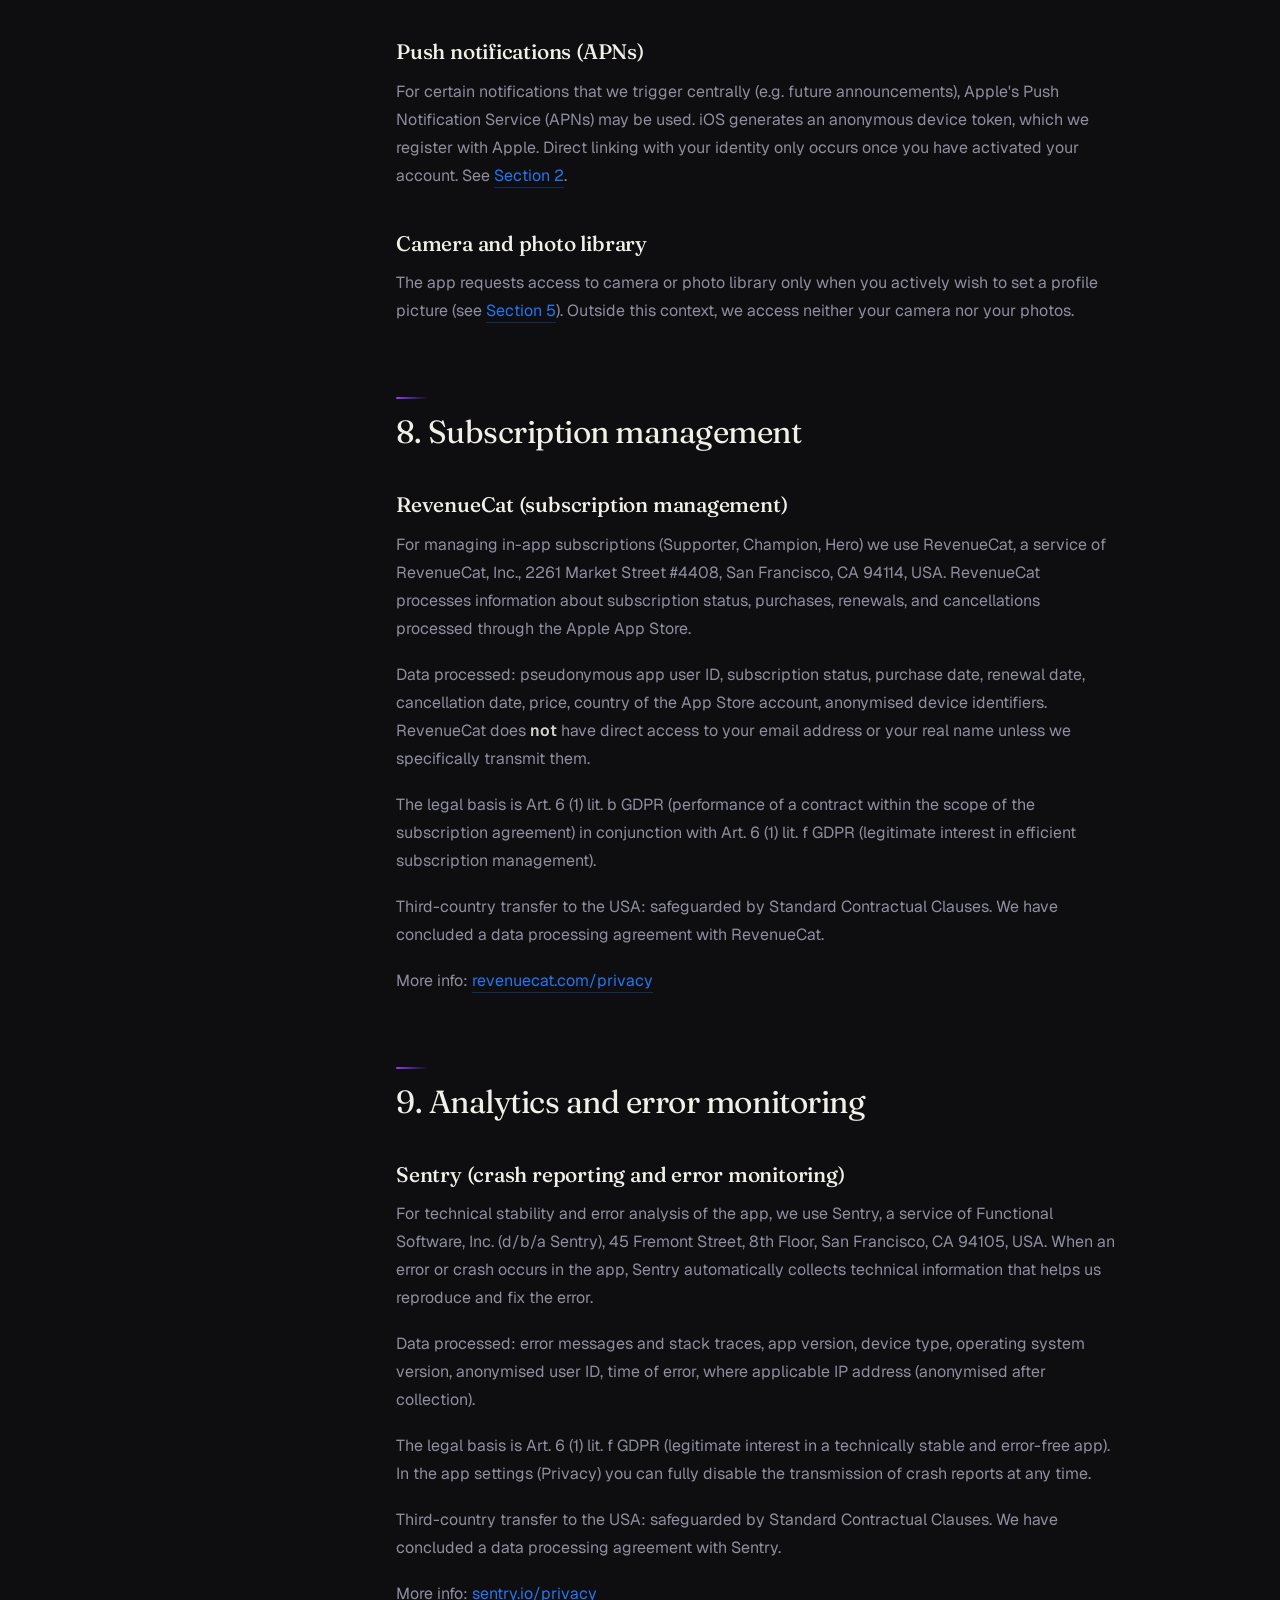
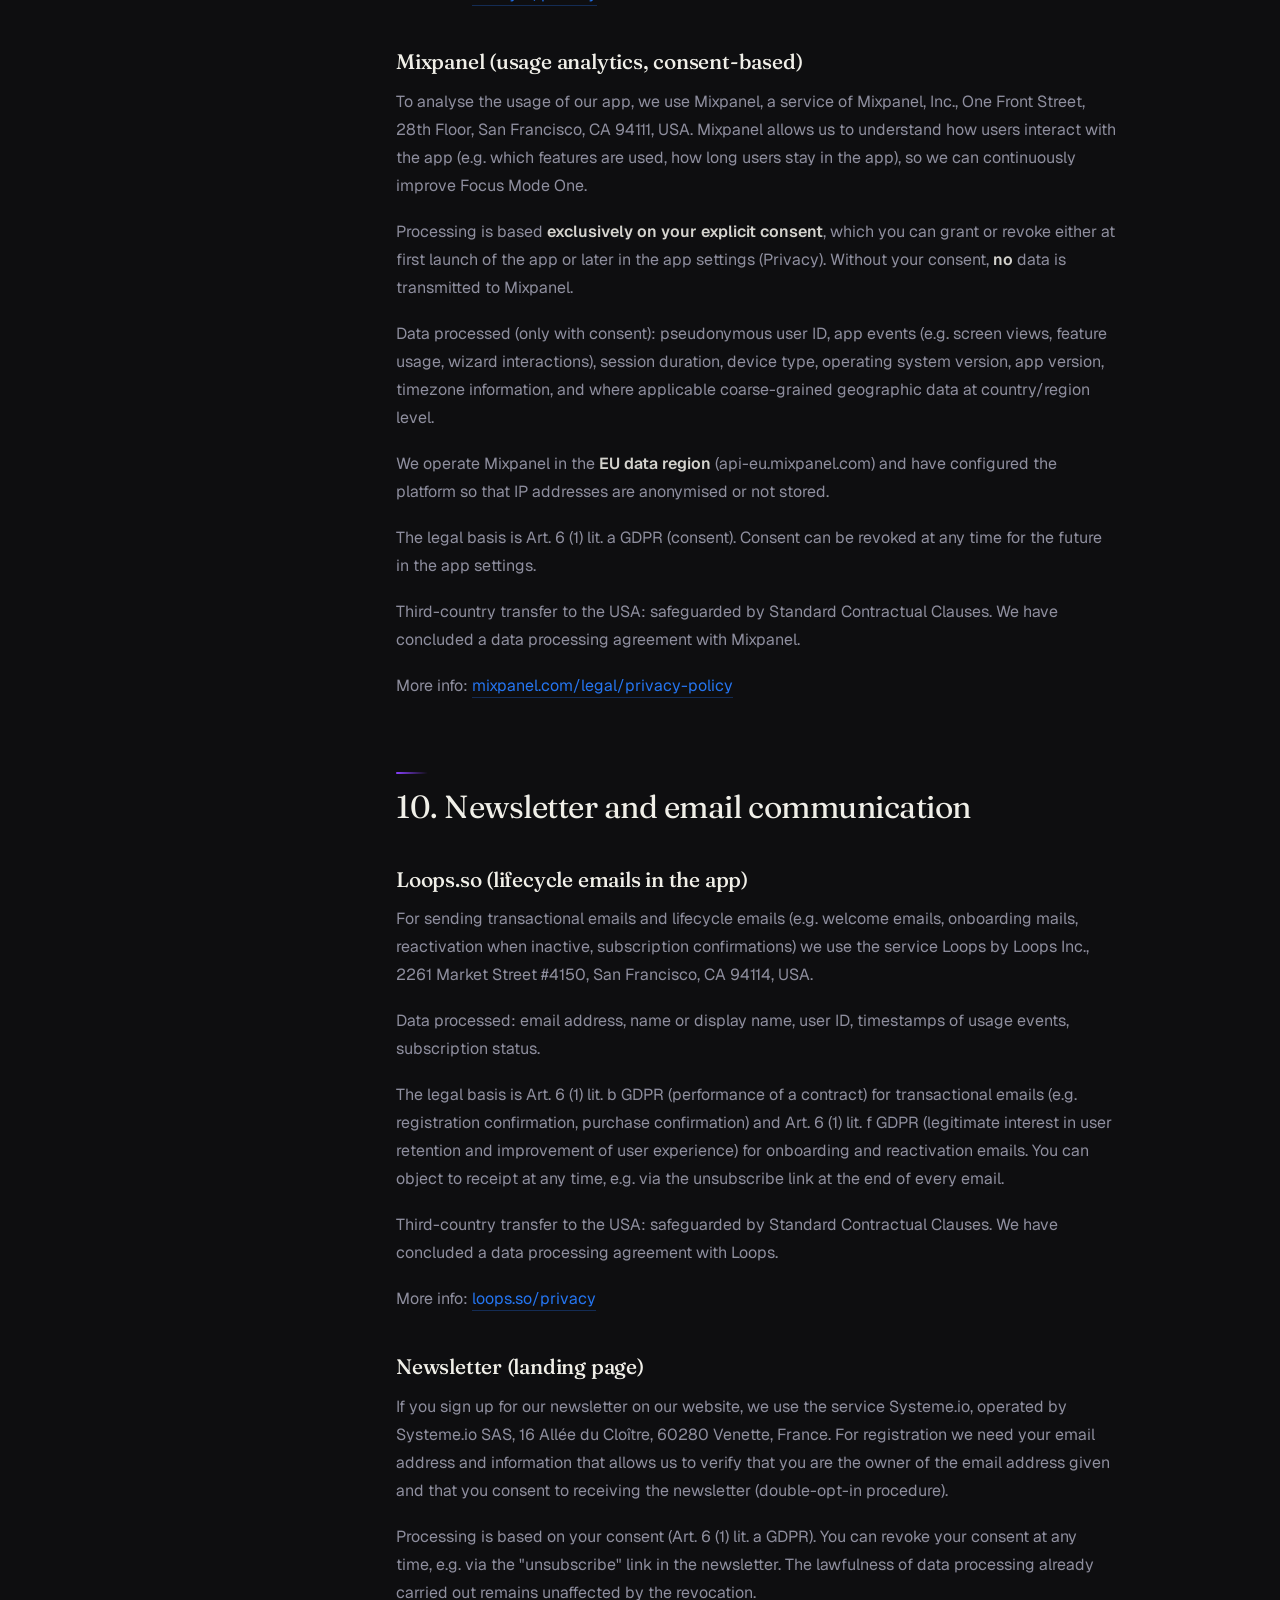
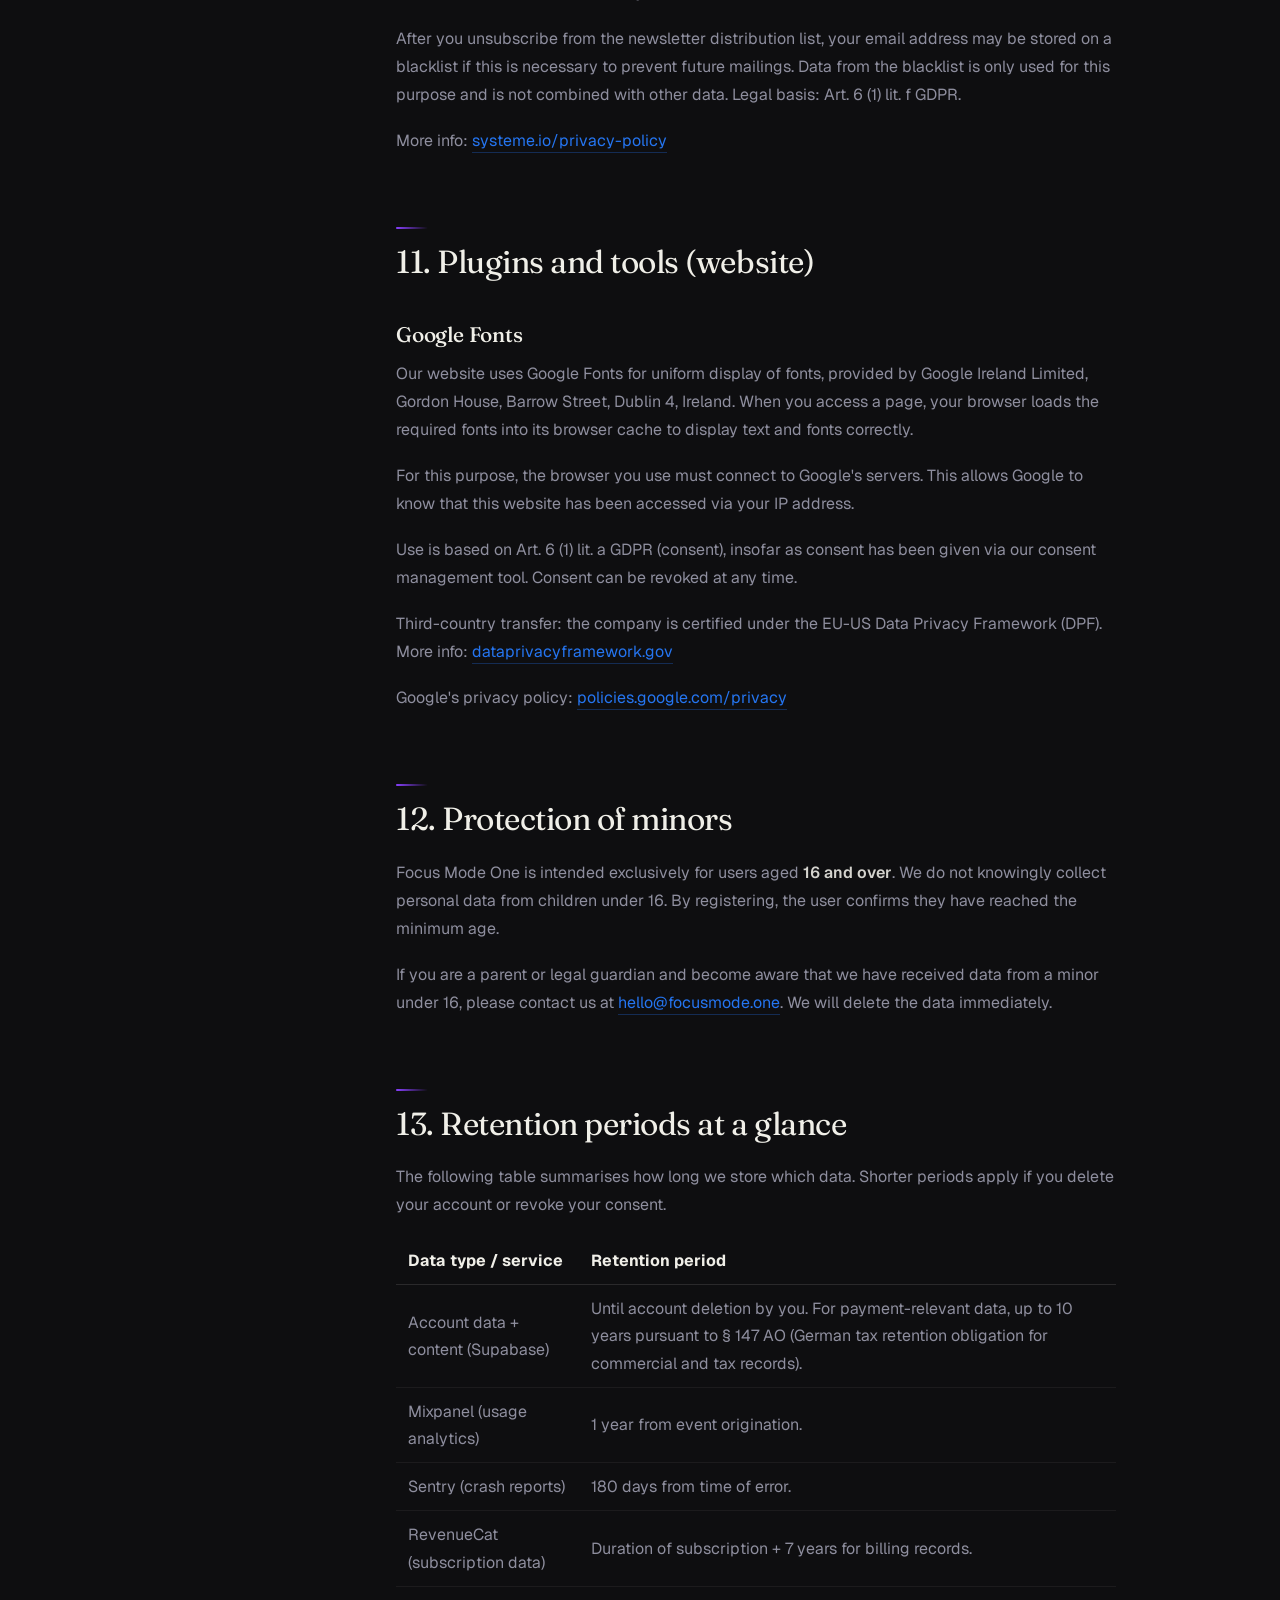
<file: privacy.html>
<!DOCTYPE html>
<html lang="en">
<head>
  <meta charset="UTF-8" />
  <meta name="viewport" content="width=device-width, initial-scale=1.0" />
  <title>Privacy Policy — Focus Mode One</title>
  <meta name="description" content="How we handle your data in Focus Mode One. Transparent, GDPR-compliant, no fine print." />
  <meta name="robots" content="index, follow" />

  <link rel="preconnect" href="https://fonts.googleapis.com" />
  <link rel="preconnect" href="https://fonts.gstatic.com" crossorigin />
  <link rel="stylesheet" href="https://fonts.googleapis.com/css2?family=Fraunces:ital,opsz,wght@0,9..144,300..600;1,9..144,300..600&family=Geist:wght@400;450;500;600&display=swap" />

  <link rel="icon" type="image/png" href="assets/icon_transparent.png" />
  <link rel="apple-touch-icon" href="assets/icon_transparent.png" />
  <link rel="stylesheet" href="assets/styles.css" />
</head>
<body>

  <header class="site-header">
    <div class="site-header__inner">
      <a href="index.html" class="site-header__brand" aria-label="Focus Mode One">
        <img src="assets/icon_transparent.png" alt="" width="28" height="28" style="width:28px;height:28px;border-radius:7px;vertical-align:middle;margin-right:10px;display:inline-block" />
        Focus Mode One
      </a>
      <nav class="site-header__nav" aria-label="Legal">
        <a href="imprint.html">Imprint</a>
        <a href="terms.html">Terms</a>
        <a href="privacy.html" class="is-active">Privacy</a>
        <span style="display:inline-flex;gap:2px;margin-left:10px;padding-left:10px;border-left:1px solid rgba(240,239,232,0.12);align-self:center">
          <a href="datenschutz.html" style="padding:4px 8px;border-radius:6px;font-size:12px;font-weight:600;letter-spacing:0.04em;color:#5A5A6E;text-decoration:none">DE</a>
          <a href="privacy.html" style="padding:4px 8px;border-radius:6px;font-size:12px;font-weight:600;letter-spacing:0.04em;color:#8840FF;background:rgba(136,64,255,0.12);text-decoration:none">EN</a>
        </span>
      </nav>
    </div>
  </header>

  <section class="page-hero">
    <span class="page-hero__eyebrow">Legal</span>
    <h1 class="page-hero__title">Privacy Policy<em>.</em></h1>
    <p class="page-hero__lede">How we handle your data when you visit our website or use the Focus Mode One app. No surprises, no hidden trackers.</p>

    <div class="page-hero__meta">
      <div class="page-hero__meta-item">
        <span class="page-hero__meta-label">Last updated</span>
        <span class="page-hero__meta-value">21 April 2026</span>
      </div>
      <div class="page-hero__meta-item">
        <span class="page-hero__meta-label">Controller</span>
        <span class="page-hero__meta-value">Riverland International GmbH</span>
      </div>
      <div class="page-hero__meta-item">
        <span class="page-hero__meta-label">Scope</span>
        <span class="page-hero__meta-value">Website &amp; iOS app</span>
      </div>
    </div>
  </section>

  <div class="page-layout">

    <aside class="toc" aria-label="Table of contents">
      <details open>
        <summary class="toc__label">Contents</summary>
        <ul class="toc__list">
          <li><a href="#overview">1. At a glance</a></li>
          <li><a href="#hosting">2. Hosting &amp; backend</a></li>
          <li><a href="#general">3. General information</a></li>
          <li><a href="#website">4. Data collection on our website</a></li>
          <li><a href="#account">5. User account in the app</a></li>
          <li><a href="#signin">6. Sign in with Apple &amp; Google</a></li>
          <li><a href="#notifications">7. Notifications &amp; device permissions</a></li>
          <li><a href="#subscriptions">8. Subscription management</a></li>
          <li><a href="#analytics">9. Analytics &amp; error monitoring</a></li>
          <li><a href="#newsletter">10. Newsletter &amp; email</a></li>
          <li><a href="#plugins">11. Plugins &amp; tools</a></li>
          <li><a href="#minors">12. Protection of minors</a></li>
          <li><a href="#retention">13. Retention periods at a glance</a></li>
          <li><a href="#changes">14. Changes to this policy</a></li>
          <li><a href="#governing-language">15. Governing language</a></li>
          <li><a href="#versions">Version history</a></li>
        </ul>
      </details>
    </aside>

    <main class="content">

      <!-- 1. At a glance -->
      <h2 id="overview">1. Privacy at a glance</h2>

      <h3>General information</h3>
      <p>The following notes provide a simple overview of what happens with your personal data when you visit our website or use our app <strong>Focus Mode One</strong>. Personal data is any data that can be used to identify you personally. For detailed information on data protection, please refer to the full policy below.</p>

      <h3>Scope</h3>
      <p>This privacy policy applies to:</p>
      <ul>
        <li>our website at the domain where this policy is published,</li>
        <li>our iOS app <strong>Focus Mode One</strong>, available in the Apple App Store,</li>
        <li>all related online services, email communication, and backend systems.</li>
      </ul>

      <h4>Who is responsible for data collection?</h4>
      <p>Data processing is carried out by the operator. You can find contact details in the section <a href="#controller">"Notice on the responsible controller"</a>.</p>

      <h4>How do we collect your data?</h4>
      <p>Your data is collected in part when you provide it to us — e.g. when registering in the app, through a contact form, or when subscribing to the newsletter.</p>
      <p>Other data is collected automatically or with your consent when you visit the website or use the app. This is mainly technical data (e.g. device type, operating system version, app version, IP address, time of access).</p>

      <h4>What do we use your data for?</h4>
      <p>Some of the data is collected to ensure error-free provision of the website and app. Other data may be used to analyse your usage behaviour, to process subscriptions, to send notifications, and to communicate with you.</p>

      <h4>What rights do you have regarding your data?</h4>
      <p>You have the right at any time to receive free information about the origin, recipients, and purpose of your stored personal data. You also have the right to request correction or deletion of this data. If you have given consent to data processing, you can revoke this consent at any time for the future. You also have the right to request restriction of the processing of your personal data under certain circumstances. Furthermore, you have the right to lodge a complaint with the competent supervisory authority.</p>

      <!-- 2. Hosting and backend -->
      <h2 id="hosting">2. Hosting and backend</h2>

      <h3>External hosting of the website (GitHub Pages)</h3>
      <p>The legal information under this domain is provided via <strong>GitHub Pages</strong>, a service of GitHub, Inc., 88 Colin P. Kelly Jr. Street, San Francisco, CA 94107, USA. When you access these pages, GitHub typically processes your IP address, the date and time of access, browser type and version, and the page requested in server log files.</p>
      <p>The legal basis is Art. 6 (1) lit. f GDPR (legitimate interest in secure, fast, and efficient provision of the pages). GitHub is certified under the EU-US Data Privacy Framework; the data transfer to the USA is therefore safeguarded. More info: <a href="https://docs.github.com/site-policy/privacy-policies/github-general-privacy-statement" target="_blank" rel="noopener noreferrer">docs.github.com/privacy</a>.</p>
      <p>We have concluded a data processing agreement (DPA) pursuant to Art. 28 GDPR with all processors where this is required under data protection law.</p>

      <h3>Supabase (backend, database, app authentication)</h3>
      <p>For the <strong>Focus Mode One</strong> app we use the backend infrastructure provided by Supabase, Inc., 970 Toa Payoh North, #07-04, Singapore 318992 ("Supabase"). Supabase provides us with a PostgreSQL database, authentication services, and edge functions, through which we store and process your user account data, your in-app content (e.g. goals, tasks, reflections), and system logs.</p>
      <p>The following data is processed: email address, encrypted password or authentication token, unique user ID, in-app content, timestamp of last login (<em>last_active_at</em>), IP address.</p>
      <p>Processing is based on Art. 6 (1) lit. b GDPR (performance of a contract), as using the app is technically impossible without a backend. We have concluded a data processing agreement (DPA) with Supabase.</p>
      <p>Supabase processes data within the EU (Frankfurt region) where configurable. Insofar as processing takes place outside the EU, it is safeguarded by the EU Commission's Standard Contractual Clauses.</p>
      <p>More info: <a href="https://supabase.com/privacy" target="_blank" rel="noopener noreferrer">supabase.com/privacy</a></p>

      <h3>Apple (app distribution, in-app purchases, push notifications)</h3>
      <p>Our app is distributed through the Apple App Store, operated by Apple Distribution International Ltd., Hollyhill Industrial Estate, Hollyhill, Cork, Ireland, and Apple Inc., One Apple Park Way, Cupertino, CA 95014, USA.</p>
      <p>When you download our app from the App Store, required information is transmitted to Apple, in particular the username, email address, and customer number of your account, time of download, payment information, and the individual device identifier. We have no influence over this data collection; it is carried out exclusively by Apple.</p>
      <p>For sending push notifications (e.g. reminders for your daily planning), we use the Apple Push Notification Service (APNs). An anonymous device token is transmitted to Apple. You will only receive push notifications if you have enabled them in iOS system settings. Consent can be revoked at any time by disabling in iOS settings.</p>
      <p>The legal basis is Art. 6 (1) lit. a GDPR (consent) for push notifications and Art. 6 (1) lit. b GDPR (performance of a contract) for app distribution and payment processing.</p>
      <p>Apple's privacy policy: <a href="https://www.apple.com/legal/privacy/en-ww/" target="_blank" rel="noopener noreferrer">apple.com/legal/privacy</a></p>

      <!-- 3. General information -->
      <h2 id="general">3. General information and mandatory disclosures</h2>

      <h3>Data protection</h3>
      <p>The operators of these pages and the app take the protection of your personal data very seriously. We treat your personal data confidentially and in accordance with statutory data protection regulations and this privacy policy.</p>
      <p>Please note that data transmission over the internet (e.g. email communication) may have security gaps. Complete protection of data against access by third parties is not possible.</p>

      <h3 id="controller">Notice on the responsible controller</h3>
      <div class="callout callout--primary">
        <p style="margin:0;line-height:1.8">
          <strong>Riverland International GmbH</strong><br />
          Hangstraße 11<br />
          21075 Hamburg · Germany
        </p>
        <p style="margin-top:14px;margin-bottom:0;line-height:1.8">
          Represented by: Pascal Weihrauch &amp; Tham Nguyen<br />
          Phone: <a href="tel:+4915751110598">+49 (0) 1575 111 0598</a><br />
          Email: <a href="mailto:hello@focusmode.one">hello@focusmode.one</a>
        </p>
      </div>
      <p>The responsible controller is the natural or legal person who alone or jointly with others determines the purposes and means of processing personal data (e.g. names, email addresses, etc.).</p>

      <h3>Storage duration</h3>
      <p>Unless a more specific storage duration is mentioned within this privacy policy, your personal data remains with us until the purpose of data processing ceases to apply. A summary of concrete retention periods per service is provided in <a href="#retention">Section 13</a>.</p>
      <p>If you assert a legitimate request for deletion or revoke consent to data processing, your data will be deleted, unless we have other legally permissible grounds for storing your personal data (e.g. tax or commercial retention periods); in the latter case, deletion takes place after these reasons cease to apply.</p>

      <h3>General notes on the legal basis for data processing</h3>
      <p>If you have consented to data processing, we process your personal data on the basis of Art. 6 (1) lit. a GDPR or Art. 9 (2) lit. a GDPR, insofar as special data categories under Art. 9 (1) GDPR are processed. In the case of explicit consent to the transfer of personal data to third countries, data processing is additionally based on Art. 49 (1) lit. a GDPR. If you have consented to the storage of cookies or to access to information in your end device (e.g. via device fingerprinting), data processing is additionally based on § 25 (1) TDDDG. Consent can be revoked at any time.</p>
      <p>If your data is necessary for the performance of a contract or for pre-contractual measures, we process your data on the basis of Art. 6 (1) lit. b GDPR. Furthermore, we process your data insofar as this is necessary to fulfil a legal obligation, on the basis of Art. 6 (1) lit. c GDPR. Data processing may also be based on our legitimate interest pursuant to Art. 6 (1) lit. f GDPR.</p>

      <h3>International data transfers</h3>
      <p>Some of the service providers we use are based in the USA or process data in the USA or other third countries outside the EU/EEA. For data transfers to the USA, we primarily rely on the <strong>EU-US Data Privacy Framework (DPF)</strong>, which was recognised as a safe legal framework by an adequacy decision of the European Commission dated 10 July 2023. Insofar as a provider is not DPF-certified or additional safeguards are required, we have concluded <strong>Standard Contractual Clauses</strong> pursuant to Art. 46 (2) lit. c GDPR.</p>
      <p>For each individual service provider, we inform you about the basis for the third-country transfer. More info on the DPF: <a href="https://www.dataprivacyframework.gov/" target="_blank" rel="noopener noreferrer">dataprivacyframework.gov</a>.</p>

      <h3>Recipients of personal data</h3>
      <p>In the course of our business activity, we work with various external parties. This sometimes requires the transmission of personal data to these external parties. We only pass on personal data to external parties when it is required for the performance of a contract, when we are legally obliged to do so (e.g. passing on data to tax authorities), when we have a legitimate interest under Art. 6 (1) lit. f GDPR in the transfer, or when another legal basis permits the data transfer. When using processors, we only pass on personal data of our customers on the basis of a valid data processing agreement.</p>

      <h3>Revocation of consent to data processing</h3>
      <p>Many data processing operations are only possible with your express consent. You can revoke consent you have already given at any time. The lawfulness of data processing carried out up to the revocation remains unaffected by the revocation.</p>

      <h3>Right to object (Art. 21 GDPR)</h3>
      <p data-uppercase>IF DATA PROCESSING IS BASED ON ART. 6 (1) LIT. E OR F GDPR, YOU HAVE THE RIGHT AT ANY TIME TO OBJECT TO THE PROCESSING OF YOUR PERSONAL DATA ON GROUNDS ARISING FROM YOUR PARTICULAR SITUATION; THIS ALSO APPLIES TO PROFILING BASED ON THESE PROVISIONS. THE RESPECTIVE LEGAL BASIS ON WHICH PROCESSING IS BASED CAN BE FOUND IN THIS PRIVACY POLICY. IF YOU OBJECT, WE WILL NO LONGER PROCESS YOUR AFFECTED PERSONAL DATA, UNLESS WE CAN DEMONSTRATE COMPELLING LEGITIMATE GROUNDS FOR THE PROCESSING WHICH OVERRIDE YOUR INTERESTS, RIGHTS, AND FREEDOMS, OR THE PROCESSING SERVES THE ESTABLISHMENT, EXERCISE, OR DEFENCE OF LEGAL CLAIMS (OBJECTION UNDER ART. 21 (1) GDPR).</p>
      <p data-uppercase>IF YOUR PERSONAL DATA IS PROCESSED FOR DIRECT MARKETING, YOU HAVE THE RIGHT AT ANY TIME TO OBJECT TO THE PROCESSING OF YOUR PERSONAL DATA FOR SUCH MARKETING; THIS ALSO APPLIES TO PROFILING INSOFAR AS IT IS RELATED TO SUCH DIRECT MARKETING. IF YOU OBJECT, YOUR PERSONAL DATA WILL NO LONGER BE USED FOR DIRECT MARKETING PURPOSES (OBJECTION UNDER ART. 21 (2) GDPR).</p>

      <h3>Right to lodge a complaint with the competent supervisory authority</h3>
      <p>In the event of breaches of the GDPR, you have the right to lodge a complaint with a supervisory authority, in particular in the member state of your habitual residence, your place of work, or the place of the alleged infringement. The right to complain exists without prejudice to other administrative or judicial remedies.</p>
      <p>The supervisory authority responsible for us is: <em>The Hamburg Commissioner for Data Protection and Freedom of Information</em> (Der Hamburgische Beauftragte für Datenschutz und Informationsfreiheit), Ludwig-Erhard-Straße 22, 20459 Hamburg, Germany.</p>

      <h3>Right to data portability</h3>
      <p>You have the right to have data that we process automatically on the basis of your consent or in performance of a contract handed over to you or to a third party in a common, machine-readable format. If you request the direct transfer of data to another controller, this will only be done insofar as it is technically feasible.</p>

      <h3>Information, correction, and deletion</h3>
      <p>Within the scope of applicable legal provisions, you have the right at any time to receive free information about your stored personal data, its origin and recipients, and the purpose of data processing, and, where applicable, a right to correction or deletion of this data. For this purpose and for further questions on the subject of personal data, you can contact us at any time.</p>

      <h3>Right to restriction of processing</h3>
      <p>You have the right to request the restriction of the processing of your personal data. You can contact us at any time for this purpose. The right to restriction of processing exists in the following cases:</p>
      <ul>
        <li>If you contest the accuracy of your personal data stored with us, we generally need time to verify this. For the duration of the verification, you have the right to request the restriction of the processing of your personal data.</li>
        <li>If the processing of your personal data was/is unlawful, you can request the restriction of data processing instead of deletion.</li>
        <li>If we no longer need your personal data but you need it for the establishment, defence, or assertion of legal claims, you have the right to request the restriction of the processing of your personal data instead of deletion.</li>
        <li>If you have lodged an objection under Art. 21 (1) GDPR, a balancing of your and our interests must be carried out. As long as it has not yet been determined whose interests prevail, you have the right to request the restriction of the processing of your personal data.</li>
      </ul>
      <p>If you have restricted the processing of your personal data, this data — apart from its storage — may only be processed with your consent or for the establishment, exercise, or defence of legal claims or for the protection of the rights of another natural or legal person or for reasons of important public interest of the European Union or of a member state.</p>

      <h3>SSL / TLS encryption</h3>
      <p>For security reasons and to protect the transmission of confidential content, this site and our app use SSL or TLS encryption. You can recognise an encrypted connection by the fact that the address line of the browser changes from "http://" to "https://" and by the lock icon in your browser line.</p>
      <p>When SSL or TLS encryption is activated, the data you transmit to us cannot be read by third parties.</p>

      <!-- 4. Website data collection -->
      <h2 id="website">4. Data collection on our website</h2>

      <h3>Cookies</h3>
      <p>Our websites use "cookies". Cookies are small data packets and do no damage to your end device. They are stored on your end device either temporarily for the duration of a session (session cookies) or permanently (permanent cookies). Session cookies are automatically deleted after the end of your visit. Permanent cookies remain stored on your end device until you delete them yourself or until automatic deletion is performed by your web browser.</p>
      <p>Cookies that are required to perform the electronic communication process, to provide certain functions you have requested, or to optimise the website (necessary cookies) are stored on the basis of Art. 6 (1) lit. f GDPR. Insofar as consent to the storage of cookies and comparable recognition technologies has been requested, processing takes place exclusively on the basis of this consent (Art. 6 (1) lit. a GDPR and § 25 (1) TDDDG); consent can be revoked at any time.</p>

      <h3>Server log files</h3>
      <p>The provider of our pages (GitHub Pages) automatically collects and stores information in so-called server log files, which your browser automatically transmits. These are:</p>
      <ul>
        <li>browser type and browser version</li>
        <li>operating system used</li>
        <li>referrer URL</li>
        <li>host name of the accessing computer</li>
        <li>time of the server request</li>
        <li>IP address</li>
      </ul>
      <p>This data is not combined with other data sources. The collection of this data is based on Art. 6 (1) lit. f GDPR. The website operator has a legitimate interest in the technically error-free display and optimisation of its website. Log file information is stored for a maximum of 30 days and then deleted or anonymised.</p>

      <h3>Contact form and contact via email</h3>
      <p>If you send us enquiries via contact form, email, or phone, your information, including the contact data you provide, will be stored with us for the purpose of processing the enquiry and for follow-up questions. We will not pass on this data without your consent.</p>
      <p>The processing of this data is based on Art. 6 (1) lit. b GDPR, insofar as your enquiry is related to the performance of a contract or is necessary for pre-contractual measures. In all other cases, processing is based on our legitimate interest in effective processing of enquiries addressed to us (Art. 6 (1) lit. f GDPR) or on your consent (Art. 6 (1) lit. a GDPR) if this has been requested; consent can be revoked at any time.</p>

      <!-- 5. User account -->
      <h2 id="account">5. Registration and user account in the app</h2>

      <h3>User account</h3>
      <p>To use Focus Mode One in full, a user account is required. The following data is collected as part of registration: email address, password (stored encrypted), and optionally name or display name.</p>
      <p>Additionally, we store the IP address and time of registration to prevent misuse (Art. 6 (1) lit. f GDPR). During use of the app, we record the time of the last login (<em>last_active_at</em>) to identify inactive accounts and, where applicable, contact you again by email (Art. 6 (1) lit. f GDPR, legitimate interest in reactivation).</p>
      <p>Processing of account data is based on Art. 6 (1) lit. b GDPR (performance of a contract). You can delete your user account yourself in the app at any time. In this case, all personal data linked to your account will be deleted immediately, unless statutory retention obligations apply (in particular commercial and tax obligations in connection with completed subscriptions).</p>

      <h3>Content data in the app</h3>
      <p>When using Focus Mode One, you store content such as goals, tasks, reflections, and progress data. This content is stored on your device and synchronised to our servers (Supabase) so you can access it across devices. We do <strong>not</strong> evaluate this content editorially and do not pass it on to third parties, insofar as this is not technically necessary to provide the service (e.g. backend storage with Supabase as processor).</p>

      <h3>Profile picture (optional)</h3>
      <p>If you upload a profile picture, iOS will ask you for access to your photo library or camera. The image is then encrypted and uploaded to Supabase Storage (EU region Frankfurt) and linked to your account. You can remove the profile picture at any time in the app settings — the file is then immediately deleted from Supabase Storage.</p>
      <p>The legal basis is Art. 6 (1) lit. a GDPR (consent). Consent to camera / photo library use can be revoked at any time in iOS system settings (Settings → Focus Mode One → Photos / Camera).</p>

      <!-- 6. Sign in with Apple & Google -->
      <h2 id="signin">6. Sign in with Apple and Google Sign-In</h2>

      <h3>Sign in with Apple</h3>
      <p>As an alternative to email registration, we offer sign-in via <strong>Sign in with Apple</strong>, a service of Apple Distribution International Ltd., Hollyhill, Cork, Ireland (for users in the EEA). When you choose this option, Apple transmits to us — depending on your choice in the system dialog — your email address (potentially as a pseudonymous relay address hiding your actual address), your first and last name, and a unique Apple identifier to link to your account.</p>
      <p>If you select the relay address, Apple forwards messages from us to your actual email address without disclosing it to us. Processing is based on Art. 6 (1) lit. b GDPR (performance of a contract). You can sever the link at any time in the Apple ID settings on your device.</p>
      <p>More info: <a href="https://www.apple.com/legal/privacy/data/en/sign-in-with-apple/" target="_blank" rel="noopener noreferrer">apple.com/legal/privacy/data/en/sign-in-with-apple</a></p>

      <h3>Google Sign-In</h3>
      <p>As a further login option, we offer <strong>Google Sign-In</strong>, a service of Google Ireland Limited, Gordon House, Barrow Street, Dublin 4, Ireland (for users in the EEA). If you sign in via Google, Google transmits to us your primary Google account email address, your Google display name, optionally your Google profile picture, and a unique Google user ID to link to your account.</p>
      <p>Processing is based on Art. 6 (1) lit. b GDPR (performance of a contract). The transfer of your data to Google and, where applicable, to the USA is safeguarded by the EU-US Data Privacy Framework; Google is DPF-certified.</p>
      <p>You can revoke the app's Google Sign-In permission at any time in your Google account at <a href="https://myaccount.google.com/permissions" target="_blank" rel="noopener noreferrer">myaccount.google.com/permissions</a>.</p>
      <p>More info: <a href="https://policies.google.com/privacy?hl=en" target="_blank" rel="noopener noreferrer">policies.google.com/privacy</a></p>

      <!-- 7. Notifications -->
      <h2 id="notifications">7. Notifications and device permissions</h2>

      <h3>Local notifications</h3>
      <p>Focus Mode One uses local notifications (<em>flutter_local_notifications</em>) to remind you of your daily and weekly planning and your anchor exercises. These notifications are <strong>triggered directly by your device</strong> — <strong>no</strong> data is transmitted to our servers or to any external service.</p>
      <p>iOS asks for permission for notifications on first launch. This consent can be revoked at any time in iOS system settings (Settings → Focus Mode One → Notifications). The legal basis is Art. 6 (1) lit. a GDPR (consent).</p>

      <h3>Push notifications (APNs)</h3>
      <p>For certain notifications that we trigger centrally (e.g. future announcements), Apple's Push Notification Service (APNs) may be used. iOS generates an anonymous device token, which we register with Apple. Direct linking with your identity only occurs once you have activated your account. See <a href="#hosting">Section 2</a>.</p>

      <h3>Camera and photo library</h3>
      <p>The app requests access to camera or photo library only when you actively wish to set a profile picture (see <a href="#account">Section 5</a>). Outside this context, we access neither your camera nor your photos.</p>

      <!-- 8. Subscriptions -->
      <h2 id="subscriptions">8. Subscription management</h2>

      <h3>RevenueCat (subscription management)</h3>
      <p>For managing in-app subscriptions (Supporter, Champion, Hero) we use RevenueCat, a service of RevenueCat, Inc., 2261 Market Street #4408, San Francisco, CA 94114, USA. RevenueCat processes information about subscription status, purchases, renewals, and cancellations processed through the Apple App Store.</p>
      <p>Data processed: pseudonymous app user ID, subscription status, purchase date, renewal date, cancellation date, price, country of the App Store account, anonymised device identifiers. RevenueCat does <strong>not</strong> have direct access to your email address or your real name unless we specifically transmit them.</p>
      <p>The legal basis is Art. 6 (1) lit. b GDPR (performance of a contract within the scope of the subscription agreement) in conjunction with Art. 6 (1) lit. f GDPR (legitimate interest in efficient subscription management).</p>
      <p>Third-country transfer to the USA: safeguarded by Standard Contractual Clauses. We have concluded a data processing agreement with RevenueCat.</p>
      <p>More info: <a href="https://www.revenuecat.com/privacy/" target="_blank" rel="noopener noreferrer">revenuecat.com/privacy</a></p>

      <!-- 9. Analytics & Error Monitoring -->
      <h2 id="analytics">9. Analytics and error monitoring</h2>

      <h3>Sentry (crash reporting and error monitoring)</h3>
      <p>For technical stability and error analysis of the app, we use Sentry, a service of Functional Software, Inc. (d/b/a Sentry), 45 Fremont Street, 8th Floor, San Francisco, CA 94105, USA. When an error or crash occurs in the app, Sentry automatically collects technical information that helps us reproduce and fix the error.</p>
      <p>Data processed: error messages and stack traces, app version, device type, operating system version, anonymised user ID, time of error, where applicable IP address (anonymised after collection).</p>
      <p>The legal basis is Art. 6 (1) lit. f GDPR (legitimate interest in a technically stable and error-free app). In the app settings (Privacy) you can fully disable the transmission of crash reports at any time.</p>
      <p>Third-country transfer to the USA: safeguarded by Standard Contractual Clauses. We have concluded a data processing agreement with Sentry.</p>
      <p>More info: <a href="https://sentry.io/privacy/" target="_blank" rel="noopener noreferrer">sentry.io/privacy</a></p>

      <h3>Mixpanel (usage analytics, consent-based)</h3>
      <p>To analyse the usage of our app, we use Mixpanel, a service of Mixpanel, Inc., One Front Street, 28th Floor, San Francisco, CA 94111, USA. Mixpanel allows us to understand how users interact with the app (e.g. which features are used, how long users stay in the app), so we can continuously improve Focus Mode One.</p>
      <p>Processing is based <strong>exclusively on your explicit consent</strong>, which you can grant or revoke either at first launch of the app or later in the app settings (Privacy). Without your consent, <strong>no</strong> data is transmitted to Mixpanel.</p>
      <p>Data processed (only with consent): pseudonymous user ID, app events (e.g. screen views, feature usage, wizard interactions), session duration, device type, operating system version, app version, timezone information, and where applicable coarse-grained geographic data at country/region level.</p>
      <p>We operate Mixpanel in the <strong>EU data region</strong> (api-eu.mixpanel.com) and have configured the platform so that IP addresses are anonymised or not stored.</p>
      <p>The legal basis is Art. 6 (1) lit. a GDPR (consent). Consent can be revoked at any time for the future in the app settings.</p>
      <p>Third-country transfer to the USA: safeguarded by Standard Contractual Clauses. We have concluded a data processing agreement with Mixpanel.</p>
      <p>More info: <a href="https://mixpanel.com/legal/privacy-policy/" target="_blank" rel="noopener noreferrer">mixpanel.com/legal/privacy-policy</a></p>

      <!-- 10. Newsletter -->
      <h2 id="newsletter">10. Newsletter and email communication</h2>

      <h3>Loops.so (lifecycle emails in the app)</h3>
      <p>For sending transactional emails and lifecycle emails (e.g. welcome emails, onboarding mails, reactivation when inactive, subscription confirmations) we use the service Loops by Loops Inc., 2261 Market Street #4150, San Francisco, CA 94114, USA.</p>
      <p>Data processed: email address, name or display name, user ID, timestamps of usage events, subscription status.</p>
      <p>The legal basis is Art. 6 (1) lit. b GDPR (performance of a contract) for transactional emails (e.g. registration confirmation, purchase confirmation) and Art. 6 (1) lit. f GDPR (legitimate interest in user retention and improvement of user experience) for onboarding and reactivation emails. You can object to receipt at any time, e.g. via the unsubscribe link at the end of every email.</p>
      <p>Third-country transfer to the USA: safeguarded by Standard Contractual Clauses. We have concluded a data processing agreement with Loops.</p>
      <p>More info: <a href="https://loops.so/privacy" target="_blank" rel="noopener noreferrer">loops.so/privacy</a></p>

      <h3>Newsletter (landing page)</h3>
      <p>If you sign up for our newsletter on our website, we use the service Systeme.io, operated by Systeme.io SAS, 16 Allée du Cloître, 60280 Venette, France. For registration we need your email address and information that allows us to verify that you are the owner of the email address given and that you consent to receiving the newsletter (double-opt-in procedure).</p>
      <p>Processing is based on your consent (Art. 6 (1) lit. a GDPR). You can revoke your consent at any time, e.g. via the "unsubscribe" link in the newsletter. The lawfulness of data processing already carried out remains unaffected by the revocation.</p>
      <p>After you unsubscribe from the newsletter distribution list, your email address may be stored on a blacklist if this is necessary to prevent future mailings. Data from the blacklist is only used for this purpose and is not combined with other data. Legal basis: Art. 6 (1) lit. f GDPR.</p>
      <p>More info: <a href="https://systeme.io/privacy-policy" target="_blank" rel="noopener noreferrer">systeme.io/privacy-policy</a></p>

      <!-- 11. Plugins -->
      <h2 id="plugins">11. Plugins and tools (website)</h2>

      <h3>Google Fonts</h3>
      <p>Our website uses Google Fonts for uniform display of fonts, provided by Google Ireland Limited, Gordon House, Barrow Street, Dublin 4, Ireland. When you access a page, your browser loads the required fonts into its browser cache to display text and fonts correctly.</p>
      <p>For this purpose, the browser you use must connect to Google's servers. This allows Google to know that this website has been accessed via your IP address.</p>
      <p>Use is based on Art. 6 (1) lit. a GDPR (consent), insofar as consent has been given via our consent management tool. Consent can be revoked at any time.</p>
      <p>Third-country transfer: the company is certified under the EU-US Data Privacy Framework (DPF). More info: <a href="https://www.dataprivacyframework.gov/participant/5780" target="_blank" rel="noopener noreferrer">dataprivacyframework.gov</a></p>
      <p>Google's privacy policy: <a href="https://policies.google.com/privacy?hl=en" target="_blank" rel="noopener noreferrer">policies.google.com/privacy</a></p>

      <!-- 12. Minors -->
      <h2 id="minors">12. Protection of minors</h2>
      <p>Focus Mode One is intended exclusively for users aged <strong>16 and over</strong>. We do not knowingly collect personal data from children under 16. By registering, the user confirms they have reached the minimum age.</p>
      <p>If you are a parent or legal guardian and become aware that we have received data from a minor under 16, please contact us at <a href="mailto:hello@focusmode.one">hello@focusmode.one</a>. We will delete the data immediately.</p>

      <!-- 13. Retention -->
      <h2 id="retention">13. Retention periods at a glance</h2>
      <p>The following table summarises how long we store which data. Shorter periods apply if you delete your account or revoke your consent.</p>
      <table style="width:100%;border-collapse:collapse;margin:16px 0">
        <thead>
          <tr>
            <th style="text-align:left;padding:10px 12px;border-bottom:1px solid var(--border-medium);color:var(--text-heading)">Data type / service</th>
            <th style="text-align:left;padding:10px 12px;border-bottom:1px solid var(--border-medium);color:var(--text-heading)">Retention period</th>
          </tr>
        </thead>
        <tbody>
          <tr>
            <td style="padding:10px 12px;border-bottom:1px solid var(--border-subtle)">Account data + content (Supabase)</td>
            <td style="padding:10px 12px;border-bottom:1px solid var(--border-subtle)">Until account deletion by you. For payment-relevant data, up to 10 years pursuant to § 147 AO (German tax retention obligation for commercial and tax records).</td>
          </tr>
          <tr>
            <td style="padding:10px 12px;border-bottom:1px solid var(--border-subtle)">Mixpanel (usage analytics)</td>
            <td style="padding:10px 12px;border-bottom:1px solid var(--border-subtle)">1 year from event origination.</td>
          </tr>
          <tr>
            <td style="padding:10px 12px;border-bottom:1px solid var(--border-subtle)">Sentry (crash reports)</td>
            <td style="padding:10px 12px;border-bottom:1px solid var(--border-subtle)">180 days from time of error.</td>
          </tr>
          <tr>
            <td style="padding:10px 12px;border-bottom:1px solid var(--border-subtle)">RevenueCat (subscription data)</td>
            <td style="padding:10px 12px;border-bottom:1px solid var(--border-subtle)">Duration of subscription + 7 years for billing records.</td>
          </tr>
          <tr>
            <td style="padding:10px 12px;border-bottom:1px solid var(--border-subtle)">Loops.so (lifecycle emails)</td>
            <td style="padding:10px 12px;border-bottom:1px solid var(--border-subtle)">Duration of customer relationship + 3 years.</td>
          </tr>
          <tr>
            <td style="padding:10px 12px;border-bottom:1px solid var(--border-subtle)">Systeme.io (newsletter list)</td>
            <td style="padding:10px 12px;border-bottom:1px solid var(--border-subtle)">Until revocation by you. Afterwards, possibly a blacklist entry to prevent future mailings.</td>
          </tr>
          <tr>
            <td style="padding:10px 12px;border-bottom:1px solid var(--border-subtle)">Server logs (GitHub Pages)</td>
            <td style="padding:10px 12px;border-bottom:1px solid var(--border-subtle)">Maximum of 30 days.</td>
          </tr>
          <tr>
            <td style="padding:10px 12px">Contact enquiries (email)</td>
            <td style="padding:10px 12px">As long as processing of the enquiry requires + 6 months for possible follow-up questions; beyond that only in case of statutory retention obligation.</td>
          </tr>
        </tbody>
      </table>

      <!-- 14. Changes -->
      <h2 id="changes">14. Changes and updates to this privacy policy</h2>
      <p>We ask you to stay informed about the content of our privacy policy regularly. We adjust the privacy policy as soon as changes to the data processing operations we carry out make this necessary. We will inform you as soon as changes require action on your part (e.g. consent) or other individual notification.</p>

      <!-- 15. Governing language -->
      <h2 id="governing-language">15. Governing language</h2>
      <p>This English version of the privacy policy is provided for convenience. The legally binding version is the <a href="datenschutz.html">German "Datenschutzerklärung"</a>. In case of any discrepancy between the two versions, the German version prevails.</p>

      <!-- Version history -->
      <h2 id="versions">Version history</h2>
      <ul>
        <li><strong>v1.1 — 21 April 2026.</strong> Added: Sign in with Apple, Google Sign-In, local notifications, profile picture / image_picker, protection of minors, retention period table, GitHub Pages as website host. Fixed: CSS class name in hero meta. Updated timestamp. English version introduced.</li>
        <li><strong>v1.0 — 19 April 2026.</strong> Initial publication (German only).</li>
      </ul>

    </main>
  </div>

  <footer class="site-footer">
    <div class="site-footer__inner">
      <span class="site-footer__tagline">Focus Mode One — Quarter, Week, Day.</span>
      <div class="site-footer__links">
        <a href="https://blog.focusmode.one">Blog</a>
        <a href="imprint.html">Imprint</a>
        <a href="terms.html">Terms</a>
        <a href="privacy.html">Privacy</a>
      </div>
      <span>© 2026 Riverland International GmbH</span>
    </div>
  </footer>

  <script src="assets/scroll-spy.js" defer></script>
</body>
</html>
</file>
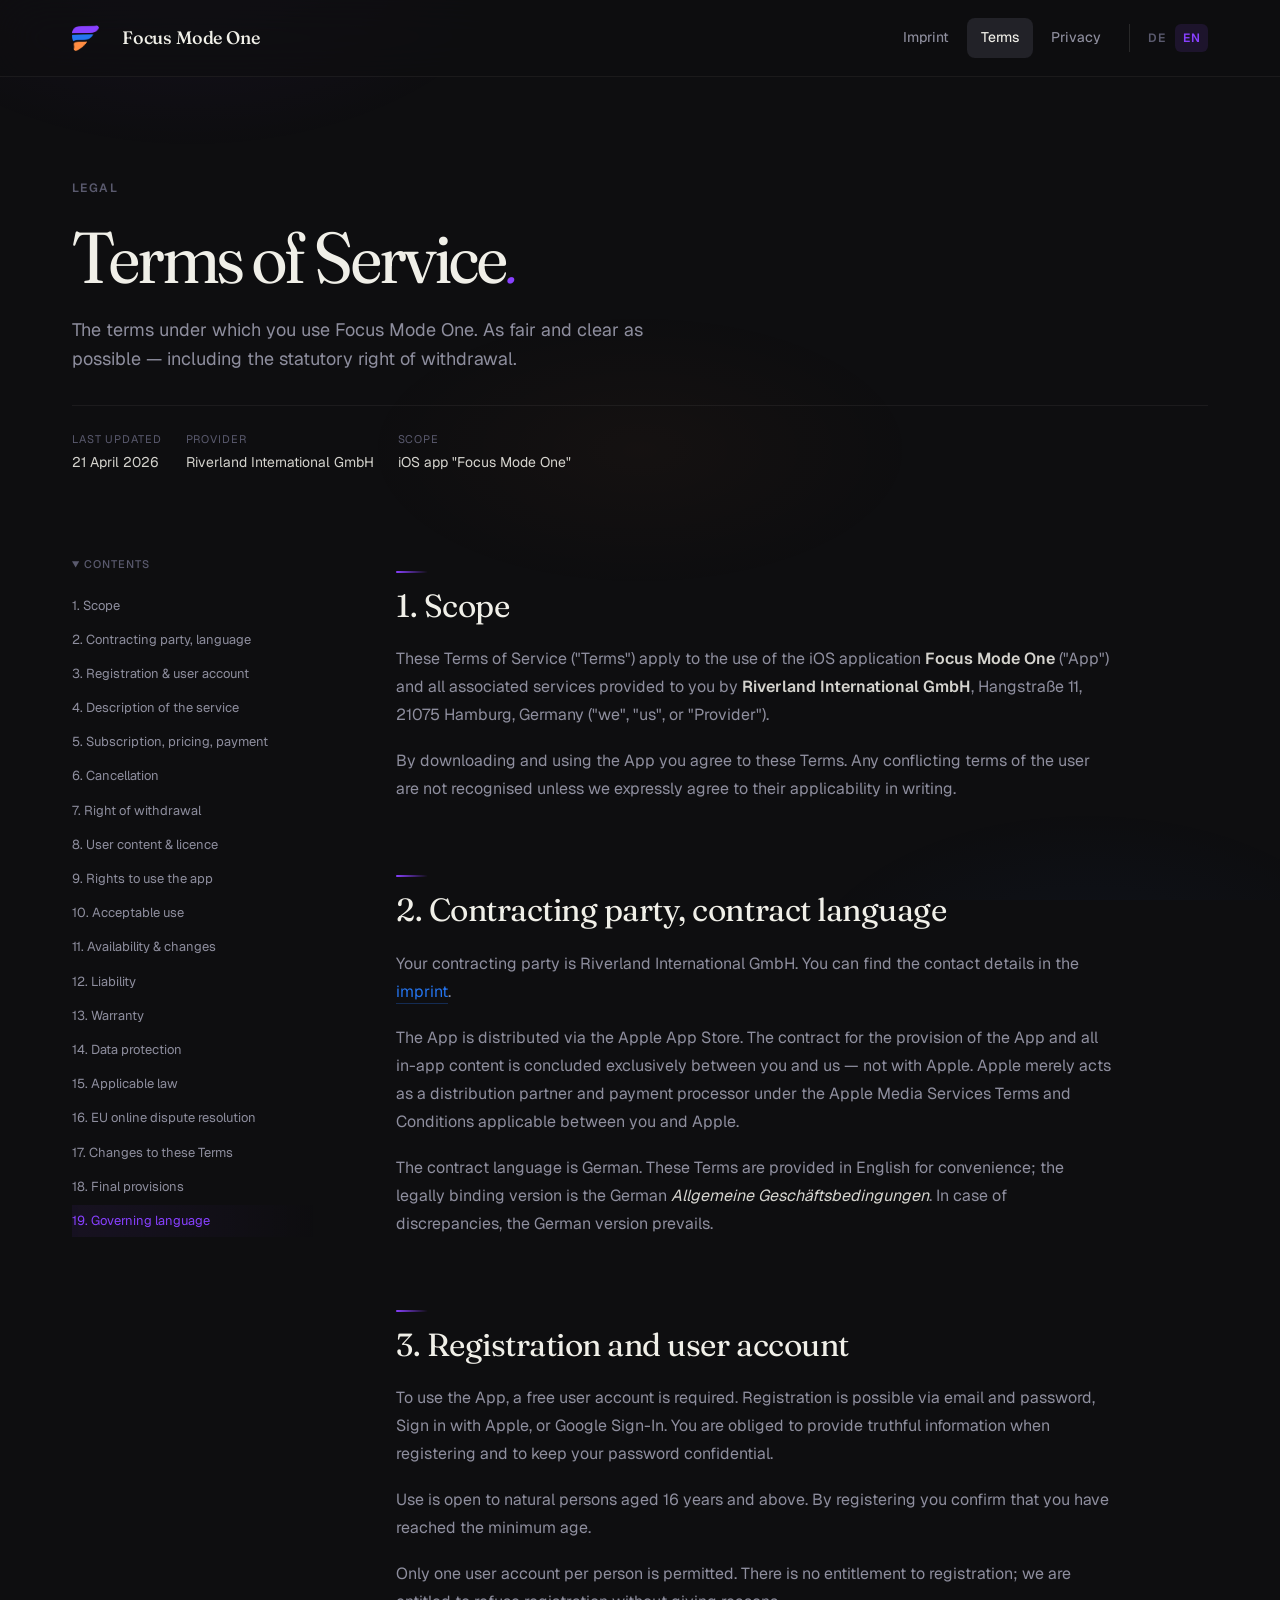
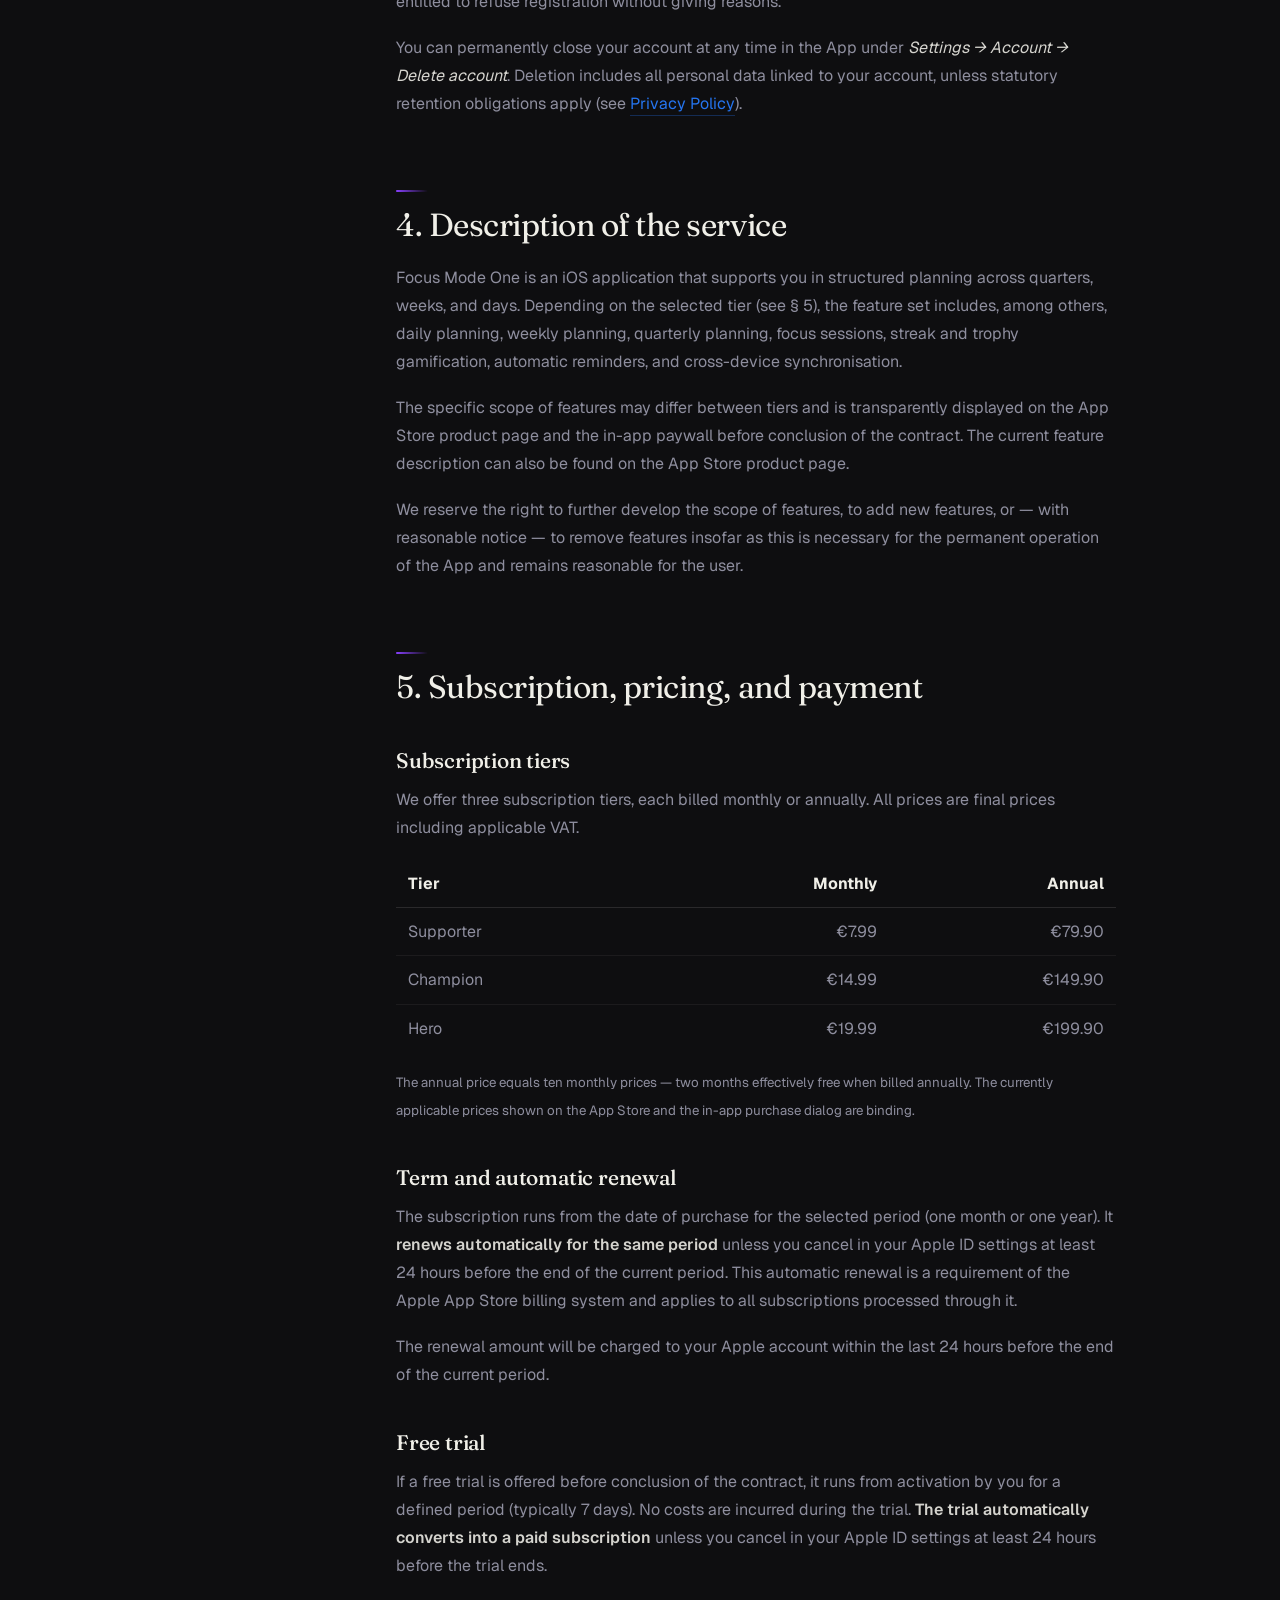
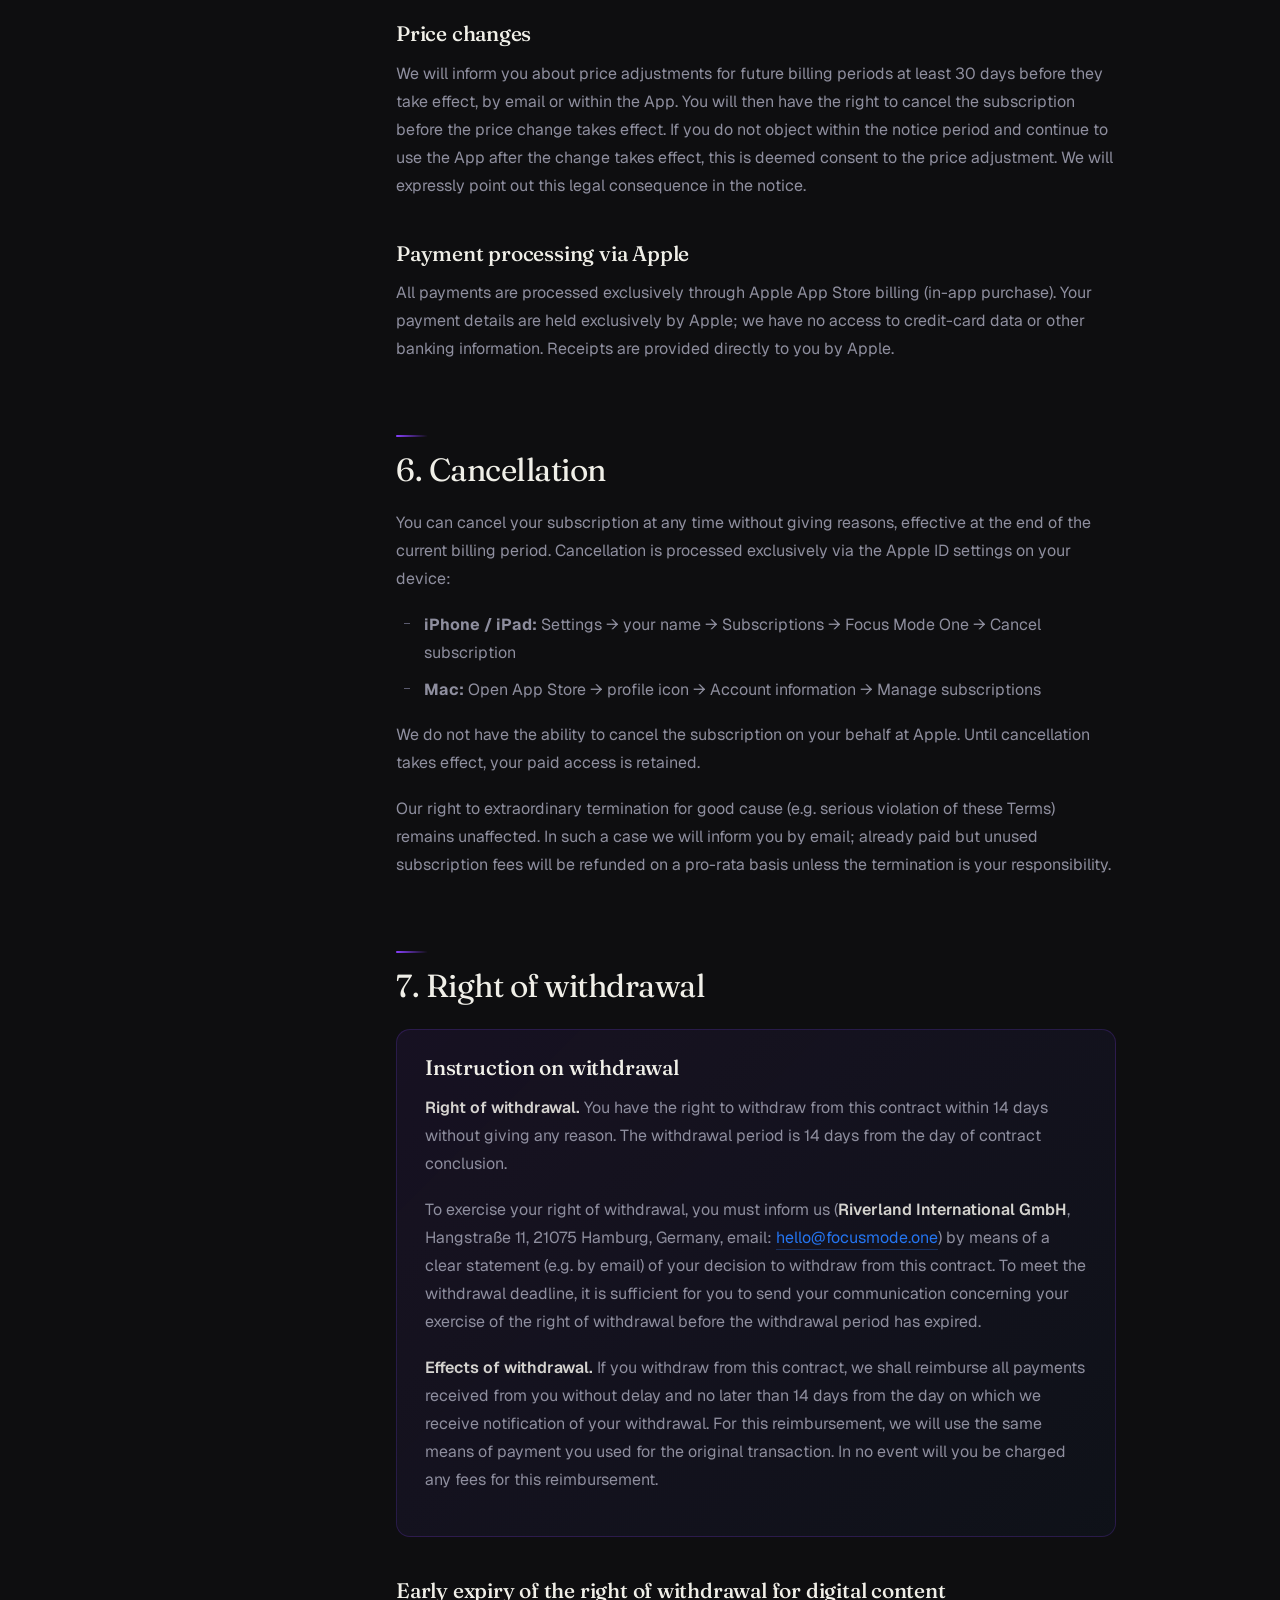
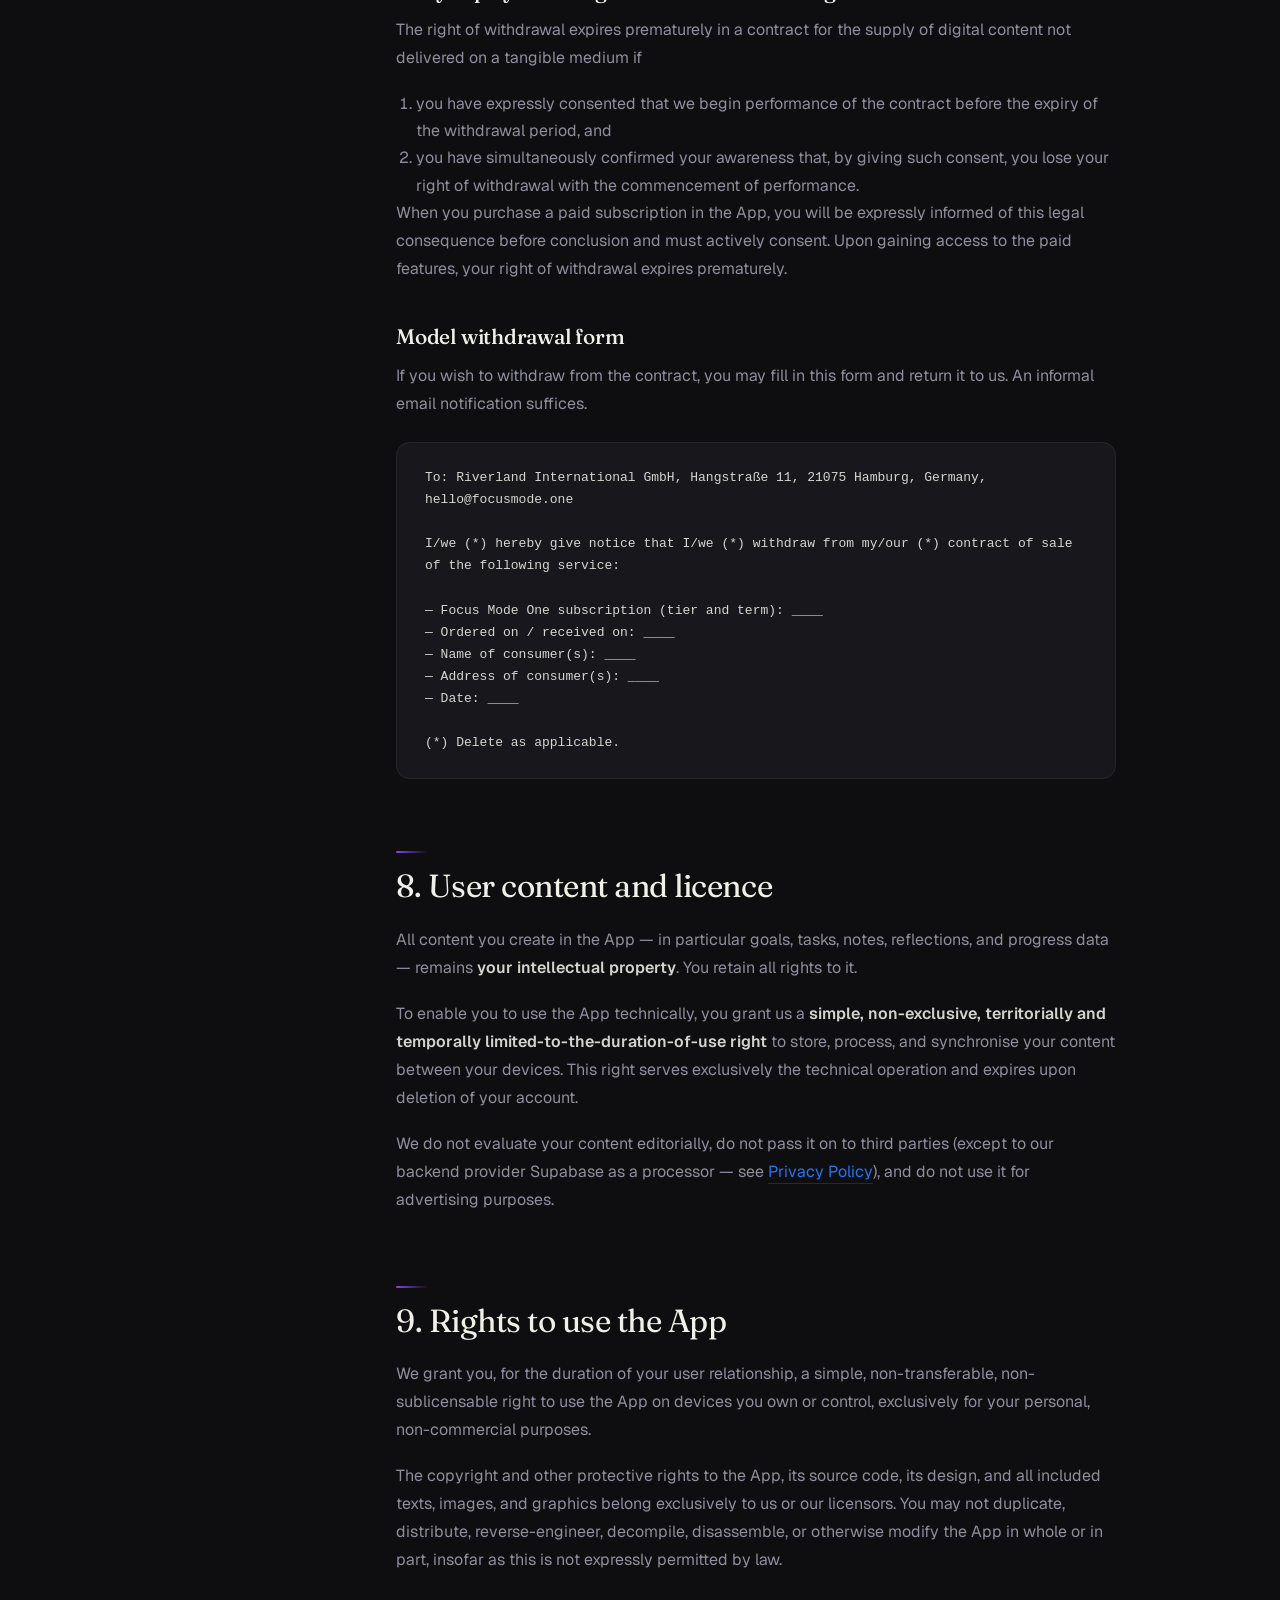
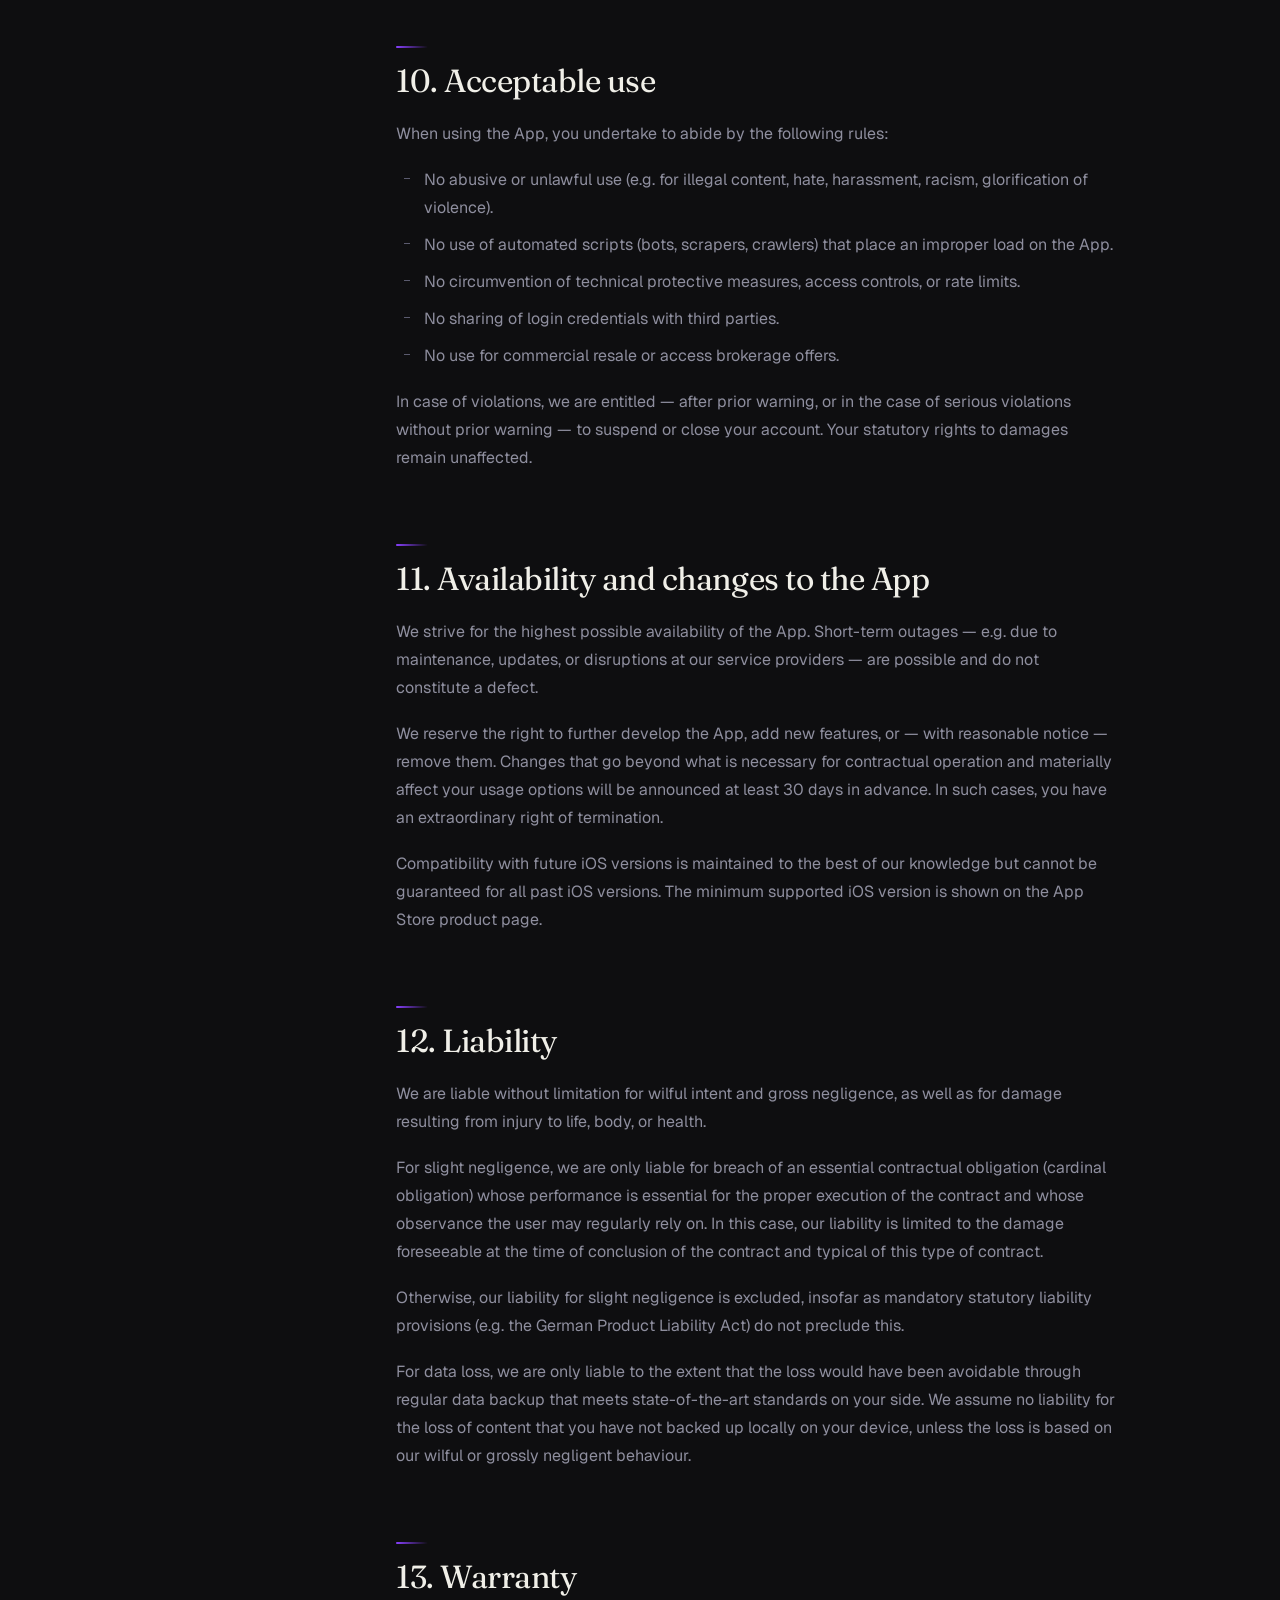
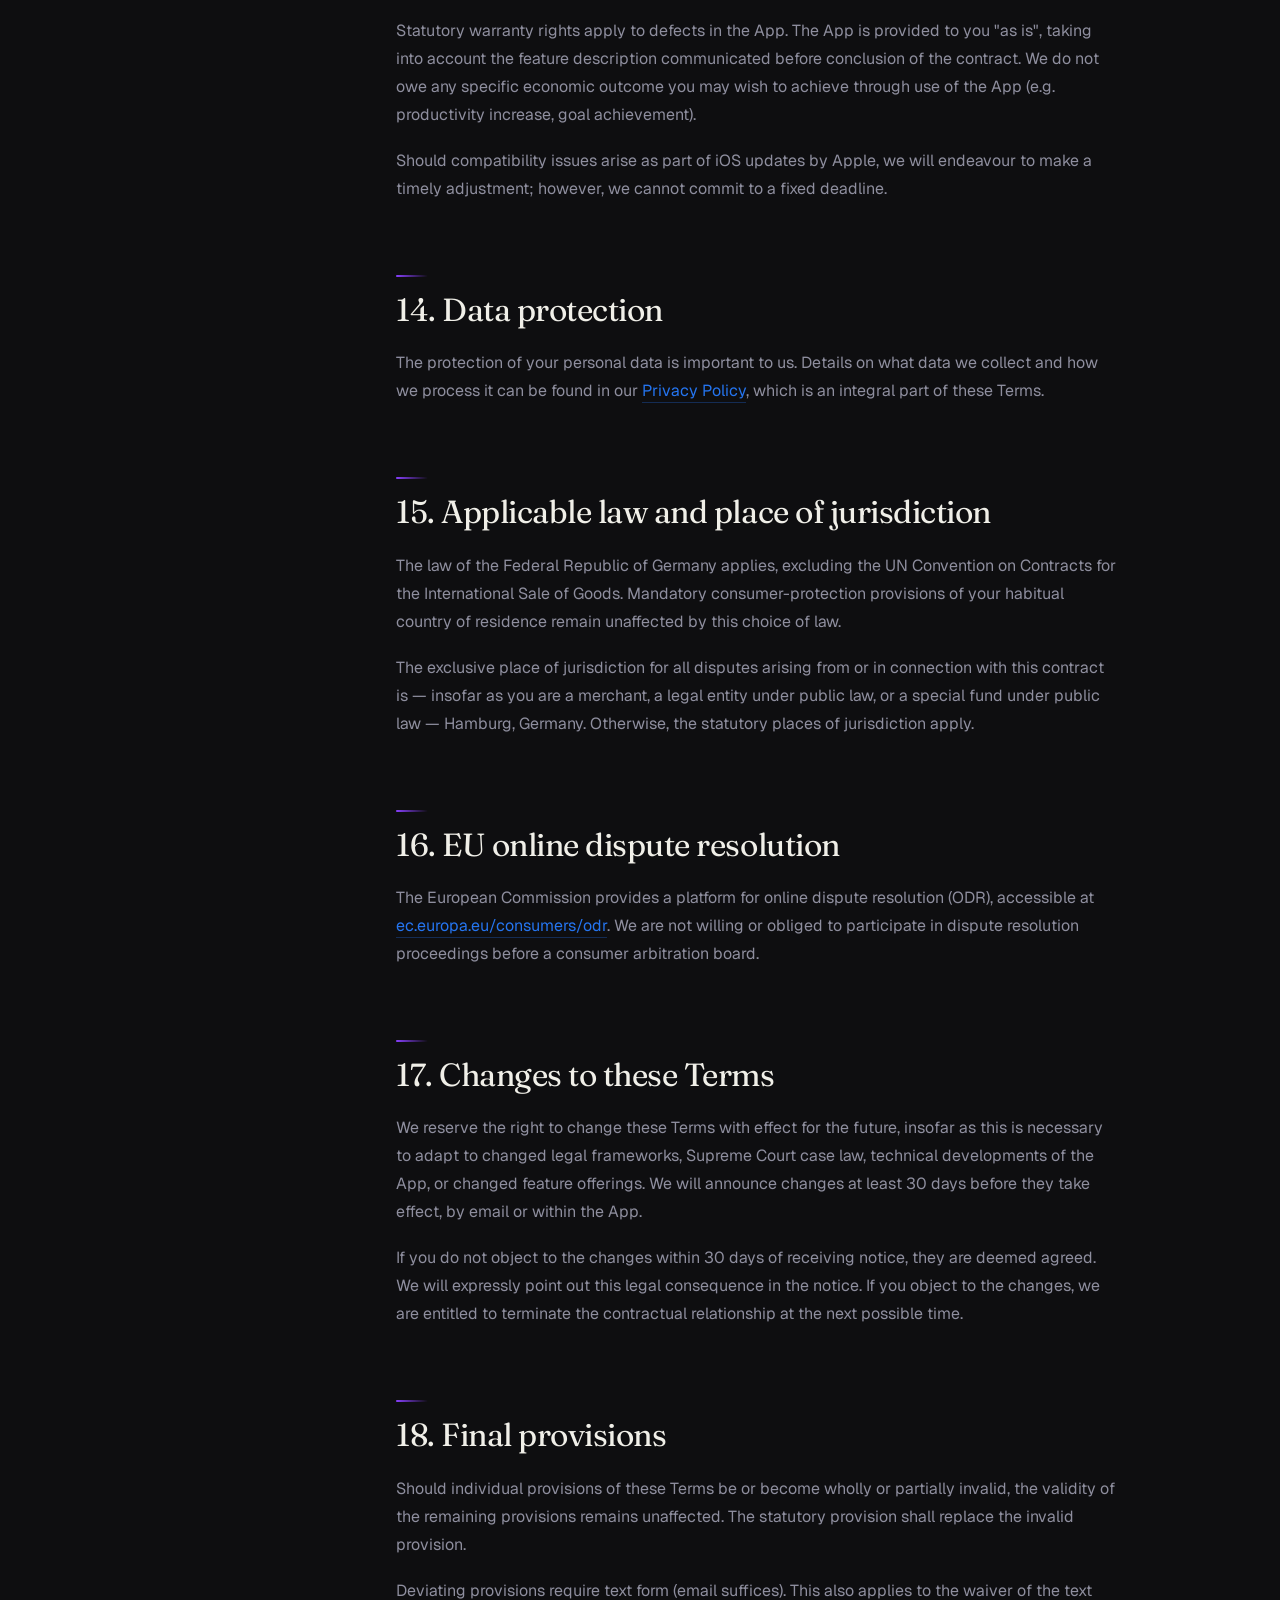
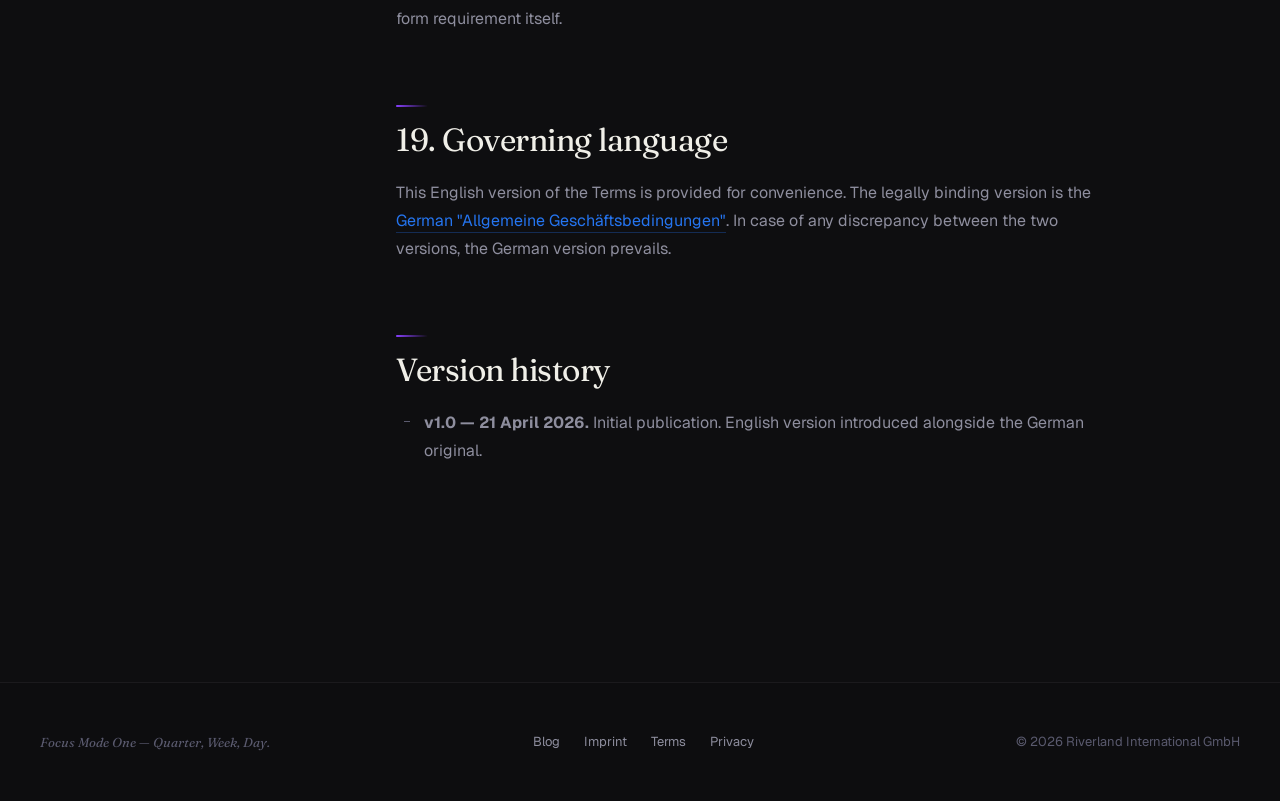
<file: terms.html>
<!DOCTYPE html>
<html lang="en">
<head>
  <meta charset="UTF-8" />
  <meta name="viewport" content="width=device-width, initial-scale=1.0" />
  <title>Terms of Service — Focus Mode One</title>
  <meta name="description" content="Terms of Service for Focus Mode One — the iOS app for focused planning in quarters, weeks, and days." />
  <meta name="robots" content="index, follow" />

  <link rel="preconnect" href="https://fonts.googleapis.com" />
  <link rel="preconnect" href="https://fonts.gstatic.com" crossorigin />
  <link rel="stylesheet" href="https://fonts.googleapis.com/css2?family=Fraunces:ital,opsz,wght@0,9..144,300..600;1,9..144,300..600&family=Geist:wght@400;450;500;600&display=swap" />

  <link rel="icon" type="image/png" href="assets/icon_transparent.png" />
  <link rel="apple-touch-icon" href="assets/icon_transparent.png" />
  <link rel="stylesheet" href="assets/styles.css" />
</head>
<body>

  <header class="site-header">
    <div class="site-header__inner">
      <a href="index.html" class="site-header__brand" aria-label="Focus Mode One">
        <img src="assets/icon_transparent.png" alt="" width="28" height="28" style="width:28px;height:28px;border-radius:7px;vertical-align:middle;margin-right:10px;display:inline-block" />
        Focus Mode One
      </a>
      <nav class="site-header__nav" aria-label="Legal">
        <a href="imprint.html">Imprint</a>
        <a href="terms.html" class="is-active">Terms</a>
        <a href="privacy.html">Privacy</a>
        <span style="display:inline-flex;gap:2px;margin-left:10px;padding-left:10px;border-left:1px solid rgba(240,239,232,0.12);align-self:center">
          <a href="agb.html" style="padding:4px 8px;border-radius:6px;font-size:12px;font-weight:600;letter-spacing:0.04em;color:#5A5A6E;text-decoration:none">DE</a>
          <a href="terms.html" style="padding:4px 8px;border-radius:6px;font-size:12px;font-weight:600;letter-spacing:0.04em;color:#8840FF;background:rgba(136,64,255,0.12);text-decoration:none">EN</a>
        </span>
      </nav>
    </div>
  </header>

  <section class="page-hero">
    <span class="page-hero__eyebrow">Legal</span>
    <h1 class="page-hero__title">Terms of Service<em>.</em></h1>
    <p class="page-hero__lede">The terms under which you use Focus Mode One. As fair and clear as possible — including the statutory right of withdrawal.</p>

    <div class="page-hero__meta">
      <div class="page-hero__meta-item">
        <span class="page-hero__meta-label">Last updated</span>
        <span class="page-hero__meta-value">21 April 2026</span>
      </div>
      <div class="page-hero__meta-item">
        <span class="page-hero__meta-label">Provider</span>
        <span class="page-hero__meta-value">Riverland International GmbH</span>
      </div>
      <div class="page-hero__meta-item">
        <span class="page-hero__meta-label">Scope</span>
        <span class="page-hero__meta-value">iOS app "Focus Mode One"</span>
      </div>
    </div>
  </section>

  <div class="page-layout">

    <aside class="toc" aria-label="Table of contents">
      <details open>
        <summary class="toc__label">Contents</summary>
        <ul class="toc__list">
          <li><a href="#scope">1. Scope</a></li>
          <li><a href="#counterparty">2. Contracting party, language</a></li>
          <li><a href="#account">3. Registration &amp; user account</a></li>
          <li><a href="#service">4. Description of the service</a></li>
          <li><a href="#subscription">5. Subscription, pricing, payment</a></li>
          <li><a href="#cancellation">6. Cancellation</a></li>
          <li><a href="#withdrawal">7. Right of withdrawal</a></li>
          <li><a href="#content">8. User content &amp; licence</a></li>
          <li><a href="#usage">9. Rights to use the app</a></li>
          <li><a href="#acceptable">10. Acceptable use</a></li>
          <li><a href="#availability">11. Availability &amp; changes</a></li>
          <li><a href="#liability">12. Liability</a></li>
          <li><a href="#warranty">13. Warranty</a></li>
          <li><a href="#privacy">14. Data protection</a></li>
          <li><a href="#law">15. Applicable law</a></li>
          <li><a href="#odr">16. EU online dispute resolution</a></li>
          <li><a href="#changes">17. Changes to these Terms</a></li>
          <li><a href="#final">18. Final provisions</a></li>
          <li><a href="#governing-language">19. Governing language</a></li>
        </ul>
      </details>
    </aside>

    <main class="content">

      <!-- 1. Scope -->
      <h2 id="scope">1. Scope</h2>
      <p>These Terms of Service ("Terms") apply to the use of the iOS application <strong>Focus Mode One</strong> ("App") and all associated services provided to you by <strong>Riverland International GmbH</strong>, Hangstraße 11, 21075 Hamburg, Germany ("we", "us", or "Provider").</p>
      <p>By downloading and using the App you agree to these Terms. Any conflicting terms of the user are not recognised unless we expressly agree to their applicability in writing.</p>

      <!-- 2. Counterparty -->
      <h2 id="counterparty">2. Contracting party, contract language</h2>
      <p>Your contracting party is Riverland International GmbH. You can find the contact details in the <a href="imprint.html">imprint</a>.</p>
      <p>The App is distributed via the Apple App Store. The contract for the provision of the App and all in-app content is concluded exclusively between you and us — not with Apple. Apple merely acts as a distribution partner and payment processor under the Apple Media Services Terms and Conditions applicable between you and Apple.</p>
      <p>The contract language is German. These Terms are provided in English for convenience; the legally binding version is the German <em>Allgemeine Geschäftsbedingungen</em>. In case of discrepancies, the German version prevails.</p>

      <!-- 3. Registration -->
      <h2 id="account">3. Registration and user account</h2>
      <p>To use the App, a free user account is required. Registration is possible via email and password, Sign in with Apple, or Google Sign-In. You are obliged to provide truthful information when registering and to keep your password confidential.</p>
      <p>Use is open to natural persons aged 16 years and above. By registering you confirm that you have reached the minimum age.</p>
      <p>Only one user account per person is permitted. There is no entitlement to registration; we are entitled to refuse registration without giving reasons.</p>
      <p>You can permanently close your account at any time in the App under <em>Settings → Account → Delete account</em>. Deletion includes all personal data linked to your account, unless statutory retention obligations apply (see <a href="privacy.html">Privacy Policy</a>).</p>

      <!-- 4. Description of the service -->
      <h2 id="service">4. Description of the service</h2>
      <p>Focus Mode One is an iOS application that supports you in structured planning across quarters, weeks, and days. Depending on the selected tier (see § 5), the feature set includes, among others, daily planning, weekly planning, quarterly planning, focus sessions, streak and trophy gamification, automatic reminders, and cross-device synchronisation.</p>
      <p>The specific scope of features may differ between tiers and is transparently displayed on the App Store product page and the in-app paywall before conclusion of the contract. The current feature description can also be found on the App Store product page.</p>
      <p>We reserve the right to further develop the scope of features, to add new features, or — with reasonable notice — to remove features insofar as this is necessary for the permanent operation of the App and remains reasonable for the user.</p>

      <!-- 5. Subscription -->
      <h2 id="subscription">5. Subscription, pricing, and payment</h2>

      <h3>Subscription tiers</h3>
      <p>We offer three subscription tiers, each billed monthly or annually. All prices are final prices including applicable VAT.</p>
      <table style="width:100%;border-collapse:collapse;margin:16px 0">
        <thead>
          <tr>
            <th style="text-align:left;padding:10px 12px;border-bottom:1px solid var(--border-medium);color:var(--text-heading)">Tier</th>
            <th style="text-align:right;padding:10px 12px;border-bottom:1px solid var(--border-medium);color:var(--text-heading)">Monthly</th>
            <th style="text-align:right;padding:10px 12px;border-bottom:1px solid var(--border-medium);color:var(--text-heading)">Annual</th>
          </tr>
        </thead>
        <tbody>
          <tr>
            <td style="padding:10px 12px;border-bottom:1px solid var(--border-subtle)">Supporter</td>
            <td style="padding:10px 12px;border-bottom:1px solid var(--border-subtle);text-align:right">€7.99</td>
            <td style="padding:10px 12px;border-bottom:1px solid var(--border-subtle);text-align:right">€79.90</td>
          </tr>
          <tr>
            <td style="padding:10px 12px;border-bottom:1px solid var(--border-subtle)">Champion</td>
            <td style="padding:10px 12px;border-bottom:1px solid var(--border-subtle);text-align:right">€14.99</td>
            <td style="padding:10px 12px;border-bottom:1px solid var(--border-subtle);text-align:right">€149.90</td>
          </tr>
          <tr>
            <td style="padding:10px 12px">Hero</td>
            <td style="padding:10px 12px;text-align:right">€19.99</td>
            <td style="padding:10px 12px;text-align:right">€199.90</td>
          </tr>
        </tbody>
      </table>
      <p><small>The annual price equals ten monthly prices — two months effectively free when billed annually. The currently applicable prices shown on the App Store and the in-app purchase dialog are binding.</small></p>

      <h3>Term and automatic renewal</h3>
      <p>The subscription runs from the date of purchase for the selected period (one month or one year). It <strong>renews automatically for the same period</strong> unless you cancel in your Apple ID settings at least 24 hours before the end of the current period. This automatic renewal is a requirement of the Apple App Store billing system and applies to all subscriptions processed through it.</p>
      <p>The renewal amount will be charged to your Apple account within the last 24 hours before the end of the current period.</p>

      <h3>Free trial</h3>
      <p>If a free trial is offered before conclusion of the contract, it runs from activation by you for a defined period (typically 7 days). No costs are incurred during the trial. <strong>The trial automatically converts into a paid subscription</strong> unless you cancel in your Apple ID settings at least 24 hours before the trial ends.</p>

      <h3>Price changes</h3>
      <p>We will inform you about price adjustments for future billing periods at least 30 days before they take effect, by email or within the App. You will then have the right to cancel the subscription before the price change takes effect. If you do not object within the notice period and continue to use the App after the change takes effect, this is deemed consent to the price adjustment. We will expressly point out this legal consequence in the notice.</p>

      <h3>Payment processing via Apple</h3>
      <p>All payments are processed exclusively through Apple App Store billing (in-app purchase). Your payment details are held exclusively by Apple; we have no access to credit-card data or other banking information. Receipts are provided directly to you by Apple.</p>

      <!-- 6. Cancellation -->
      <h2 id="cancellation">6. Cancellation</h2>
      <p>You can cancel your subscription at any time without giving reasons, effective at the end of the current billing period. Cancellation is processed exclusively via the Apple ID settings on your device:</p>
      <ul>
        <li><strong>iPhone / iPad:</strong> Settings → your name → Subscriptions → Focus Mode One → Cancel subscription</li>
        <li><strong>Mac:</strong> Open App Store → profile icon → Account information → Manage subscriptions</li>
      </ul>
      <p>We do not have the ability to cancel the subscription on your behalf at Apple. Until cancellation takes effect, your paid access is retained.</p>
      <p>Our right to extraordinary termination for good cause (e.g. serious violation of these Terms) remains unaffected. In such a case we will inform you by email; already paid but unused subscription fees will be refunded on a pro-rata basis unless the termination is your responsibility.</p>

      <!-- 7. Right of withdrawal -->
      <h2 id="withdrawal">7. Right of withdrawal</h2>

      <div class="callout callout--primary">
        <h3 style="margin-top:0">Instruction on withdrawal</h3>
        <p><strong>Right of withdrawal.</strong> You have the right to withdraw from this contract within 14 days without giving any reason. The withdrawal period is 14 days from the day of contract conclusion.</p>
        <p>To exercise your right of withdrawal, you must inform us (<strong>Riverland International GmbH</strong>, Hangstraße 11, 21075 Hamburg, Germany, email: <a href="mailto:hello@focusmode.one">hello@focusmode.one</a>) by means of a clear statement (e.g. by email) of your decision to withdraw from this contract. To meet the withdrawal deadline, it is sufficient for you to send your communication concerning your exercise of the right of withdrawal before the withdrawal period has expired.</p>
        <p><strong>Effects of withdrawal.</strong> If you withdraw from this contract, we shall reimburse all payments received from you without delay and no later than 14 days from the day on which we receive notification of your withdrawal. For this reimbursement, we will use the same means of payment you used for the original transaction. In no event will you be charged any fees for this reimbursement.</p>
      </div>

      <h3>Early expiry of the right of withdrawal for digital content</h3>
      <p>The right of withdrawal expires prematurely in a contract for the supply of digital content not delivered on a tangible medium if</p>
      <ol style="padding-left:20px;margin-top:8px">
        <li>you have expressly consented that we begin performance of the contract before the expiry of the withdrawal period, and</li>
        <li>you have simultaneously confirmed your awareness that, by giving such consent, you lose your right of withdrawal with the commencement of performance.</li>
      </ol>
      <p>When you purchase a paid subscription in the App, you will be expressly informed of this legal consequence before conclusion and must actively consent. Upon gaining access to the paid features, your right of withdrawal expires prematurely.</p>

      <h3>Model withdrawal form</h3>
      <p>If you wish to withdraw from the contract, you may fill in this form and return it to us. An informal email notification suffices.</p>
      <div class="callout">
        <p style="font-family:'Geist Mono',ui-monospace,monospace;font-size:13px;line-height:1.7;margin:0;color:var(--text-heading-soft)">
          To: Riverland International GmbH, Hangstraße 11, 21075 Hamburg, Germany, hello@focusmode.one<br /><br />
          I/we (*) hereby give notice that I/we (*) withdraw from my/our (*) contract of sale of the following service:<br /><br />
          — Focus Mode One subscription (tier and term): ____<br />
          — Ordered on / received on: ____<br />
          — Name of consumer(s): ____<br />
          — Address of consumer(s): ____<br />
          — Date: ____<br /><br />
          (*) Delete as applicable.
        </p>
      </div>

      <!-- 8. User content -->
      <h2 id="content">8. User content and licence</h2>
      <p>All content you create in the App — in particular goals, tasks, notes, reflections, and progress data — remains <strong>your intellectual property</strong>. You retain all rights to it.</p>
      <p>To enable you to use the App technically, you grant us a <strong>simple, non-exclusive, territorially and temporally limited-to-the-duration-of-use right</strong> to store, process, and synchronise your content between your devices. This right serves exclusively the technical operation and expires upon deletion of your account.</p>
      <p>We do not evaluate your content editorially, do not pass it on to third parties (except to our backend provider Supabase as a processor — see <a href="privacy.html#hosting">Privacy Policy</a>), and do not use it for advertising purposes.</p>

      <!-- 9. Rights to use -->
      <h2 id="usage">9. Rights to use the App</h2>
      <p>We grant you, for the duration of your user relationship, a simple, non-transferable, non-sublicensable right to use the App on devices you own or control, exclusively for your personal, non-commercial purposes.</p>
      <p>The copyright and other protective rights to the App, its source code, its design, and all included texts, images, and graphics belong exclusively to us or our licensors. You may not duplicate, distribute, reverse-engineer, decompile, disassemble, or otherwise modify the App in whole or in part, insofar as this is not expressly permitted by law.</p>

      <!-- 10. Acceptable use -->
      <h2 id="acceptable">10. Acceptable use</h2>
      <p>When using the App, you undertake to abide by the following rules:</p>
      <ul>
        <li>No abusive or unlawful use (e.g. for illegal content, hate, harassment, racism, glorification of violence).</li>
        <li>No use of automated scripts (bots, scrapers, crawlers) that place an improper load on the App.</li>
        <li>No circumvention of technical protective measures, access controls, or rate limits.</li>
        <li>No sharing of login credentials with third parties.</li>
        <li>No use for commercial resale or access brokerage offers.</li>
      </ul>
      <p>In case of violations, we are entitled — after prior warning, or in the case of serious violations without prior warning — to suspend or close your account. Your statutory rights to damages remain unaffected.</p>

      <!-- 11. Availability -->
      <h2 id="availability">11. Availability and changes to the App</h2>
      <p>We strive for the highest possible availability of the App. Short-term outages — e.g. due to maintenance, updates, or disruptions at our service providers — are possible and do not constitute a defect.</p>
      <p>We reserve the right to further develop the App, add new features, or — with reasonable notice — remove them. Changes that go beyond what is necessary for contractual operation and materially affect your usage options will be announced at least 30 days in advance. In such cases, you have an extraordinary right of termination.</p>
      <p>Compatibility with future iOS versions is maintained to the best of our knowledge but cannot be guaranteed for all past iOS versions. The minimum supported iOS version is shown on the App Store product page.</p>

      <!-- 12. Liability -->
      <h2 id="liability">12. Liability</h2>
      <p>We are liable without limitation for wilful intent and gross negligence, as well as for damage resulting from injury to life, body, or health.</p>
      <p>For slight negligence, we are only liable for breach of an essential contractual obligation (cardinal obligation) whose performance is essential for the proper execution of the contract and whose observance the user may regularly rely on. In this case, our liability is limited to the damage foreseeable at the time of conclusion of the contract and typical of this type of contract.</p>
      <p>Otherwise, our liability for slight negligence is excluded, insofar as mandatory statutory liability provisions (e.g. the German Product Liability Act) do not preclude this.</p>
      <p>For data loss, we are only liable to the extent that the loss would have been avoidable through regular data backup that meets state-of-the-art standards on your side. We assume no liability for the loss of content that you have not backed up locally on your device, unless the loss is based on our wilful or grossly negligent behaviour.</p>

      <!-- 13. Warranty -->
      <h2 id="warranty">13. Warranty</h2>
      <p>Statutory warranty rights apply to defects in the App. The App is provided to you "as is", taking into account the feature description communicated before conclusion of the contract. We do not owe any specific economic outcome you may wish to achieve through use of the App (e.g. productivity increase, goal achievement).</p>
      <p>Should compatibility issues arise as part of iOS updates by Apple, we will endeavour to make a timely adjustment; however, we cannot commit to a fixed deadline.</p>

      <!-- 14. Privacy -->
      <h2 id="privacy">14. Data protection</h2>
      <p>The protection of your personal data is important to us. Details on what data we collect and how we process it can be found in our <a href="privacy.html">Privacy Policy</a>, which is an integral part of these Terms.</p>

      <!-- 15. Law -->
      <h2 id="law">15. Applicable law and place of jurisdiction</h2>
      <p>The law of the Federal Republic of Germany applies, excluding the UN Convention on Contracts for the International Sale of Goods. Mandatory consumer-protection provisions of your habitual country of residence remain unaffected by this choice of law.</p>
      <p>The exclusive place of jurisdiction for all disputes arising from or in connection with this contract is — insofar as you are a merchant, a legal entity under public law, or a special fund under public law — Hamburg, Germany. Otherwise, the statutory places of jurisdiction apply.</p>

      <!-- 16. ODR -->
      <h2 id="odr">16. EU online dispute resolution</h2>
      <p>The European Commission provides a platform for online dispute resolution (ODR), accessible at <a href="https://ec.europa.eu/consumers/odr/" target="_blank" rel="noopener noreferrer">ec.europa.eu/consumers/odr</a>. We are not willing or obliged to participate in dispute resolution proceedings before a consumer arbitration board.</p>

      <!-- 17. Changes -->
      <h2 id="changes">17. Changes to these Terms</h2>
      <p>We reserve the right to change these Terms with effect for the future, insofar as this is necessary to adapt to changed legal frameworks, Supreme Court case law, technical developments of the App, or changed feature offerings. We will announce changes at least 30 days before they take effect, by email or within the App.</p>
      <p>If you do not object to the changes within 30 days of receiving notice, they are deemed agreed. We will expressly point out this legal consequence in the notice. If you object to the changes, we are entitled to terminate the contractual relationship at the next possible time.</p>

      <!-- 18. Final -->
      <h2 id="final">18. Final provisions</h2>
      <p>Should individual provisions of these Terms be or become wholly or partially invalid, the validity of the remaining provisions remains unaffected. The statutory provision shall replace the invalid provision.</p>
      <p>Deviating provisions require text form (email suffices). This also applies to the waiver of the text form requirement itself.</p>

      <!-- 19. Governing language -->
      <h2 id="governing-language">19. Governing language</h2>
      <p>This English version of the Terms is provided for convenience. The legally binding version is the <a href="agb.html">German "Allgemeine Geschäftsbedingungen"</a>. In case of any discrepancy between the two versions, the German version prevails.</p>

      <!-- Version history -->
      <h2 id="versions">Version history</h2>
      <ul>
        <li><strong>v1.0 — 21 April 2026.</strong> Initial publication. English version introduced alongside the German original.</li>
      </ul>

    </main>
  </div>

  <footer class="site-footer">
    <div class="site-footer__inner">
      <span class="site-footer__tagline">Focus Mode One — Quarter, Week, Day.</span>
      <div class="site-footer__links">
        <a href="https://blog.focusmode.one">Blog</a>
        <a href="imprint.html">Imprint</a>
        <a href="terms.html">Terms</a>
        <a href="privacy.html">Privacy</a>
      </div>
      <span>© 2026 Riverland International GmbH</span>
    </div>
  </footer>

  <script src="assets/scroll-spy.js" defer></script>
</body>
</html>
</file>
<file: assets/styles.css>
/* ==========================================================================
   Focus Mode One — Legal Pages
   Shared stylesheet for Impressum & Datenschutzerklärung
   ========================================================================== */

/* Design tokens ------------------------------------------------------------ */
:root {
  /* Surfaces */
  --surface-page: #0E0E10;
  --surface-section: #18181C;
  --surface-card: #222228;
  --surface-card-hover: #2A2A32;

  /* Typography */
  --text-heading: #F0EFE8;
  --text-heading-soft: rgba(240, 239, 232, 0.88);
  --text-body: #8E8E9E;
  --text-meta: #5A5A6E;
  --text-bright: #F0EFE8;

  /* Accents — the three deities */
  --eos: #FF8C42;           /* Today / Day — warm dawn */
  --hermes: #2575F0;        /* Week — messenger blue */
  --athena: #8840FF;        /* Quarter — strategic violet */
  --athena-hover: #A066FF;

  /* Borders & dividers */
  --border-subtle: rgba(240, 239, 232, 0.06);
  --border-medium: rgba(240, 239, 232, 0.12);

  /* Radii */
  --radius-sm: 8px;
  --radius-md: 14px;
  --radius-lg: 20px;

  /* Shadows & glows */
  --glow-athena: 0 0 0 1px rgba(136, 64, 255, 0.3), 0 8px 32px -8px rgba(136, 64, 255, 0.4);
  --glow-eos: 0 0 24px -8px rgba(255, 140, 66, 0.5);

  /* Layout */
  --content-max: 720px;
  --page-max: 1200px;
  --sidebar-width: 260px;
}

/* Reset -------------------------------------------------------------------- */
*,
*::before,
*::after {
  box-sizing: border-box;
  margin: 0;
  padding: 0;
}

html {
  scroll-behavior: smooth;
  scroll-padding-top: 80px;
}

/* Base --------------------------------------------------------------------- */
body {
  font-family: 'Geist', 'Inter', -apple-system, BlinkMacSystemFont, sans-serif;
  font-size: 16px;
  line-height: 1.7;
  color: var(--text-body);
  background: var(--surface-page);
  min-height: 100vh;
  overflow-x: hidden;
  -webkit-font-smoothing: antialiased;
  -moz-osx-font-smoothing: grayscale;
  font-feature-settings: "ss01", "cv01", "cv02";
}

/* Atmospheric background blobs — subtle, matches app aesthetic */
body::before {
  content: '';
  position: fixed;
  inset: 0;
  pointer-events: none;
  z-index: 0;
  background:
    radial-gradient(ellipse 600px 400px at 15% -10%, rgba(136, 64, 255, 0.08), transparent 60%),
    radial-gradient(ellipse 500px 300px at 85% 110%, rgba(37, 117, 240, 0.06), transparent 60%),
    radial-gradient(ellipse 400px 200px at 50% 50%, rgba(255, 140, 66, 0.03), transparent 70%);
}

/* Header ------------------------------------------------------------------- */
.site-header {
  position: sticky;
  top: 0;
  z-index: 50;
  backdrop-filter: blur(24px) saturate(1.2);
  -webkit-backdrop-filter: blur(24px) saturate(1.2);
  background: rgba(14, 14, 16, 0.72);
  border-bottom: 1px solid var(--border-subtle);
}

.site-header__inner {
  max-width: var(--page-max);
  margin: 0 auto;
  padding: 18px 32px;
  display: flex;
  align-items: center;
  justify-content: space-between;
  gap: 24px;
}

.site-header__brand {
  display: flex;
  align-items: center;
  gap: 12px;
  text-decoration: none;
  color: var(--text-heading);
  font-family: 'Fraunces', Georgia, serif;
  font-weight: 500;
  font-size: 18px;
  letter-spacing: -0.01em;
}

.brand-mark {
  width: 28px;
  height: 28px;
  position: relative;
  display: grid;
  place-items: center;
}

.brand-mark::before,
.brand-mark::after,
.brand-mark > span {
  content: '';
  position: absolute;
  border-radius: 50%;
  transition: transform 0.4s cubic-bezier(0.4, 0, 0.2, 1);
}

.brand-mark::before {
  width: 10px;
  height: 10px;
  background: var(--eos);
  top: 3px;
  left: 3px;
}

.brand-mark > span {
  width: 10px;
  height: 10px;
  background: var(--hermes);
  top: 3px;
  right: 3px;
}

.brand-mark::after {
  width: 10px;
  height: 10px;
  background: var(--athena);
  bottom: 3px;
  left: 9px;
}

.site-header__brand:hover .brand-mark::before { transform: translate(-1px, -1px); }
.site-header__brand:hover .brand-mark > span { transform: translate(1px, -1px); }
.site-header__brand:hover .brand-mark::after { transform: translate(0, 1px); }

.site-header__nav {
  display: flex;
  gap: 4px;
  font-size: 14px;
}

.site-header__nav a {
  color: var(--text-body);
  text-decoration: none;
  padding: 8px 14px;
  border-radius: var(--radius-sm);
  transition: all 0.2s ease;
  font-weight: 450;
}

.site-header__nav a:hover {
  color: var(--text-heading);
  background: var(--surface-card);
}

.site-header__nav a.is-active {
  color: var(--text-heading);
  background: var(--surface-card);
}

/* Hero --------------------------------------------------------------------- */
.page-hero {
  position: relative;
  z-index: 1;
  max-width: var(--page-max);
  margin: 0 auto;
  padding: 96px 32px 48px;
}

/* Eyebrow — matches focusmode.one landing's eyebrow pattern: simple
   uppercase Geist 600, no pill, no glyph. Color modifiers available
   per accent (--eos / --hermes / --athena). Default reads as quiet
   metadata so the title carries the visual weight on legal pages. */
.page-hero__eyebrow {
  display: inline-block;
  font-size: 12px;
  font-weight: 600;
  letter-spacing: 0.12em;
  text-transform: uppercase;
  color: var(--text-meta);
  margin-bottom: 22px;
}
.page-hero__eyebrow--eos { color: var(--eos); }
.page-hero__eyebrow--hermes { color: var(--hermes); }
.page-hero__eyebrow--athena { color: var(--athena); }

.page-hero__title {
  font-family: 'Fraunces', Georgia, serif;
  font-weight: 400;
  font-size: clamp(40px, 6vw, 72px);
  line-height: 1.05;
  letter-spacing: -0.025em;
  color: var(--text-heading);
  margin-bottom: 20px;
  font-variation-settings: "opsz" 144, "SOFT" 50;
}

.page-hero__title em {
  font-style: italic;
  font-weight: 300;
  color: var(--athena);
  font-variation-settings: "opsz" 144, "SOFT" 100;
}

.page-hero__lede {
  font-size: 18px;
  line-height: 1.6;
  color: var(--text-body);
  max-width: 620px;
}

.page-hero__meta {
  display: flex;
  flex-wrap: wrap;
  gap: 24px;
  margin-top: 32px;
  padding-top: 24px;
  border-top: 1px solid var(--border-subtle);
  font-size: 13px;
  color: var(--text-meta);
}

.page-hero__meta-item {
  display: flex;
  flex-direction: column;
  gap: 2px;
}

.page-hero__meta-label {
  text-transform: uppercase;
  letter-spacing: 0.08em;
  font-size: 11px;
  color: var(--text-meta);
}

.page-hero__meta-value {
  color: var(--text-heading-soft);
  font-size: 14px;
}

/* Main layout with sticky sidebar ------------------------------------------ */
.page-layout {
  position: relative;
  z-index: 1;
  max-width: var(--page-max);
  margin: 0 auto;
  padding: 32px 32px 120px;
  display: grid;
  grid-template-columns: var(--sidebar-width) 1fr;
  gap: 64px;
  align-items: start;
}

/* TOC Sidebar -------------------------------------------------------------- */
.toc {
  position: sticky;
  top: 96px;
  max-height: calc(100vh - 120px);
  overflow-y: auto;
  padding-right: 12px;
  font-size: 13px;
}

.toc::-webkit-scrollbar { width: 4px; }
.toc::-webkit-scrollbar-track { background: transparent; }
.toc::-webkit-scrollbar-thumb { background: var(--border-medium); border-radius: 2px; }

.toc__label {
  text-transform: uppercase;
  font-size: 11px;
  letter-spacing: 0.1em;
  color: var(--text-meta);
  margin-bottom: 16px;
  font-weight: 500;
}

.toc__list {
  list-style: none;
  display: flex;
  flex-direction: column;
  gap: 2px;
}

.toc__list a {
  display: block;
  padding: 7px 14px;
  color: var(--text-body);
  text-decoration: none;
  border-left: 2px solid transparent;
  margin-left: -16px;
  padding-left: 14px;
  transition: all 0.2s ease;
  line-height: 1.4;
}

.toc__list a:hover {
  color: var(--text-heading);
  border-left-color: var(--border-medium);
}

.toc__list a.is-active {
  color: var(--athena);
  border-left-color: var(--athena);
  background: linear-gradient(90deg, rgba(136, 64, 255, 0.08), transparent);
}

/* Content ------------------------------------------------------------------ */
.content {
  max-width: var(--content-max);
  min-width: 0;
}

.content h1 {
  display: none; /* Hero handles H1 */
}

.content h2 {
  font-family: 'Fraunces', Georgia, serif;
  font-weight: 400;
  font-size: 32px;
  line-height: 1.2;
  letter-spacing: -0.015em;
  color: var(--text-heading);
  margin-top: 72px;
  margin-bottom: 20px;
  padding-top: 16px;
  scroll-margin-top: 100px;
  position: relative;
}

.content h2:first-of-type {
  margin-top: 16px;
}

.content h2::before {
  content: '';
  position: absolute;
  top: 0;
  left: 0;
  width: 32px;
  height: 2px;
  background: linear-gradient(90deg, var(--athena), transparent);
  border-radius: 2px;
}

.content h3 {
  font-family: 'Fraunces', Georgia, serif;
  font-weight: 500;
  font-size: 21px;
  line-height: 1.3;
  letter-spacing: -0.01em;
  color: var(--text-heading);
  margin-top: 40px;
  margin-bottom: 12px;
}

.content h4 {
  font-family: 'Geist', -apple-system, sans-serif;
  font-weight: 600;
  font-size: 15px;
  line-height: 1.4;
  color: var(--text-heading-soft);
  margin-top: 28px;
  margin-bottom: 10px;
  letter-spacing: 0.005em;
}

.content p {
  margin-bottom: 18px;
  color: var(--text-body);
  line-height: 1.75;
}

.content p strong {
  color: var(--text-heading-soft);
  font-weight: 600;
}

.content p em {
  color: var(--text-heading-soft);
  font-style: italic;
}

.content a {
  color: var(--hermes);
  text-decoration: none;
  border-bottom: 1px solid rgba(37, 117, 240, 0.3);
  transition: all 0.2s ease;
  padding-bottom: 1px;
}

.content a:hover {
  color: #5C9AFF;
  border-bottom-color: currentColor;
}

.content ul {
  margin: 0 0 18px 0;
  padding-left: 4px;
  list-style: none;
}

.content ul li {
  position: relative;
  padding-left: 24px;
  margin-bottom: 10px;
  color: var(--text-body);
  line-height: 1.7;
}

.content ul li::before {
  content: '';
  position: absolute;
  left: 4px;
  top: 12px;
  width: 6px;
  height: 1px;
  background: var(--text-meta);
}

/* Capitalized legal text (Widerspruchsrecht paragraphs) -------------------- */
.content p.uppercase-notice,
.content p:has(> :only-child) {
  /* fallback for all-caps DSGVO paragraphs */
}

.content > p:is([data-uppercase]) {
  font-size: 13px;
  letter-spacing: 0.02em;
  line-height: 1.7;
  color: var(--text-body);
  background: var(--surface-section);
  padding: 20px 24px;
  border-radius: var(--radius-md);
  border-left: 2px solid var(--hermes);
  margin-bottom: 16px;
}

/* Section callout — used for contact block ---------------------------------*/
.callout {
  background: var(--surface-section);
  border: 1px solid var(--border-subtle);
  border-radius: var(--radius-md);
  padding: 24px 28px;
  margin: 24px 0;
}

.callout--primary {
  background: linear-gradient(135deg, rgba(136, 64, 255, 0.08), rgba(37, 117, 240, 0.04));
  border: 1px solid rgba(136, 64, 255, 0.2);
}

/* Footer ------------------------------------------------------------------- */
.site-footer {
  position: relative;
  z-index: 1;
  border-top: 1px solid var(--border-subtle);
  margin-top: 80px;
  padding: 48px 32px;
  background: rgba(14, 14, 16, 0.4);
}

.site-footer__inner {
  max-width: var(--page-max);
  margin: 0 auto;
  display: flex;
  flex-wrap: wrap;
  justify-content: space-between;
  align-items: center;
  gap: 24px;
  font-size: 13px;
  color: var(--text-meta);
}

.site-footer__links {
  display: flex;
  gap: 24px;
}

.site-footer__links a {
  color: var(--text-body);
  text-decoration: none;
  transition: color 0.2s ease;
}

.site-footer__links a:hover {
  color: var(--text-heading);
}

.site-footer__tagline {
  font-family: 'Fraunces', Georgia, serif;
  font-style: italic;
  color: var(--text-meta);
}

/* Responsive --------------------------------------------------------------- */
@media (max-width: 960px) {
  .page-layout {
    grid-template-columns: 1fr;
    gap: 32px;
    padding: 24px 24px 80px;
  }

  .toc {
    position: static;
    max-height: none;
    padding: 20px 24px;
    background: var(--surface-section);
    border-radius: var(--radius-md);
    border: 1px solid var(--border-subtle);
  }

  .toc details summary {
    cursor: pointer;
    list-style: none;
    display: flex;
    align-items: center;
    justify-content: space-between;
    color: var(--text-heading-soft);
    font-weight: 500;
  }

  .toc details summary::-webkit-details-marker { display: none; }

  .toc details summary::after {
    content: '↓';
    color: var(--text-meta);
    transition: transform 0.2s ease;
  }

  .toc details[open] summary::after { transform: rotate(180deg); }

  .toc__list {
    margin-top: 16px;
  }

  .page-hero {
    padding: 56px 24px 32px;
  }

  .page-hero__title {
    font-size: clamp(36px, 8vw, 56px);
  }
}

@media (max-width: 640px) {
  .site-header__inner {
    padding: 14px 20px;
  }

  .site-header__nav {
    font-size: 13px;
  }

  .site-header__nav a {
    padding: 6px 10px;
  }

  .page-hero {
    padding: 48px 20px 24px;
  }

  .page-layout {
    padding: 16px 20px 64px;
  }

  .content h2 {
    font-size: 26px;
    margin-top: 56px;
  }

  .content h3 {
    font-size: 19px;
  }
}

/* Reduced motion ----------------------------------------------------------- */
@media (prefers-reduced-motion: reduce) {
  *, *::before, *::after {
    animation-duration: 0.01ms !important;
    transition-duration: 0.01ms !important;
  }

  html { scroll-behavior: auto; }
}

/* Selection ---------------------------------------------------------------- */
::selection {
  background: rgba(136, 64, 255, 0.35);
  color: var(--text-bright);
}
</file>
